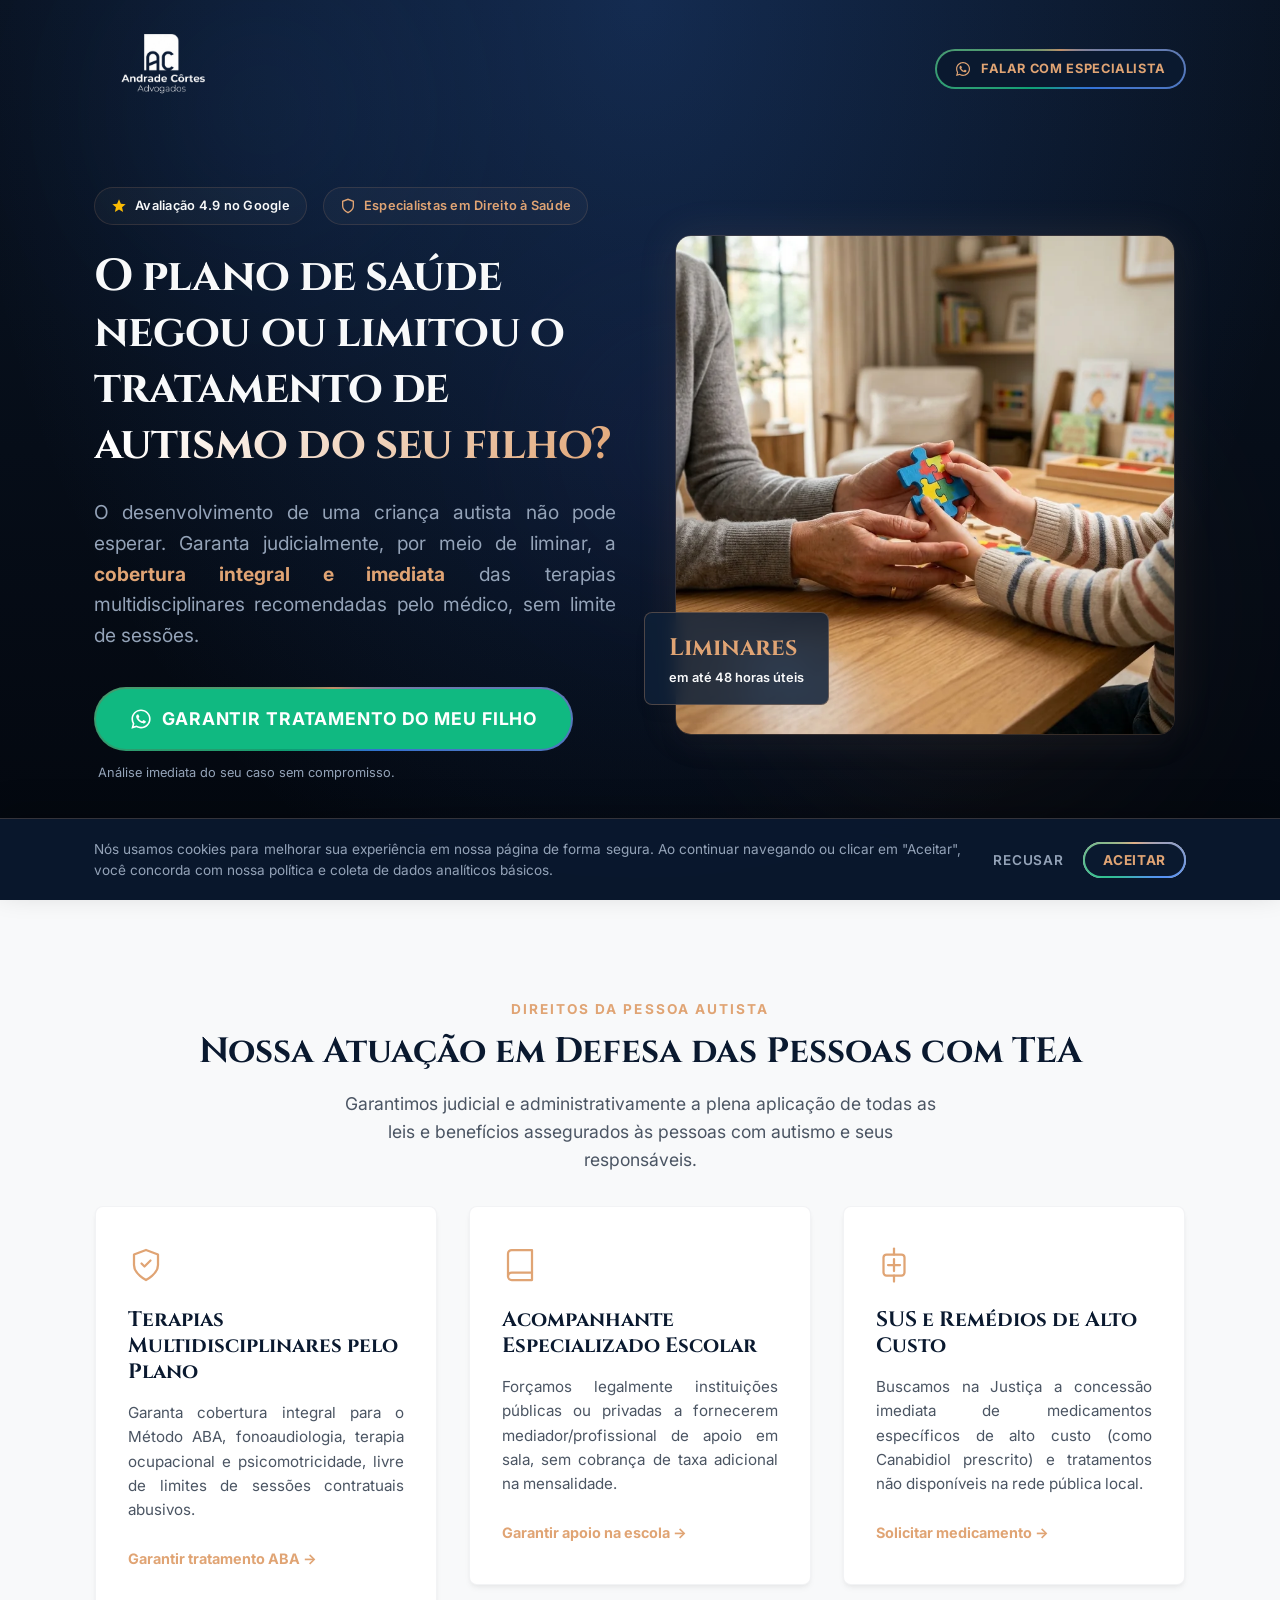
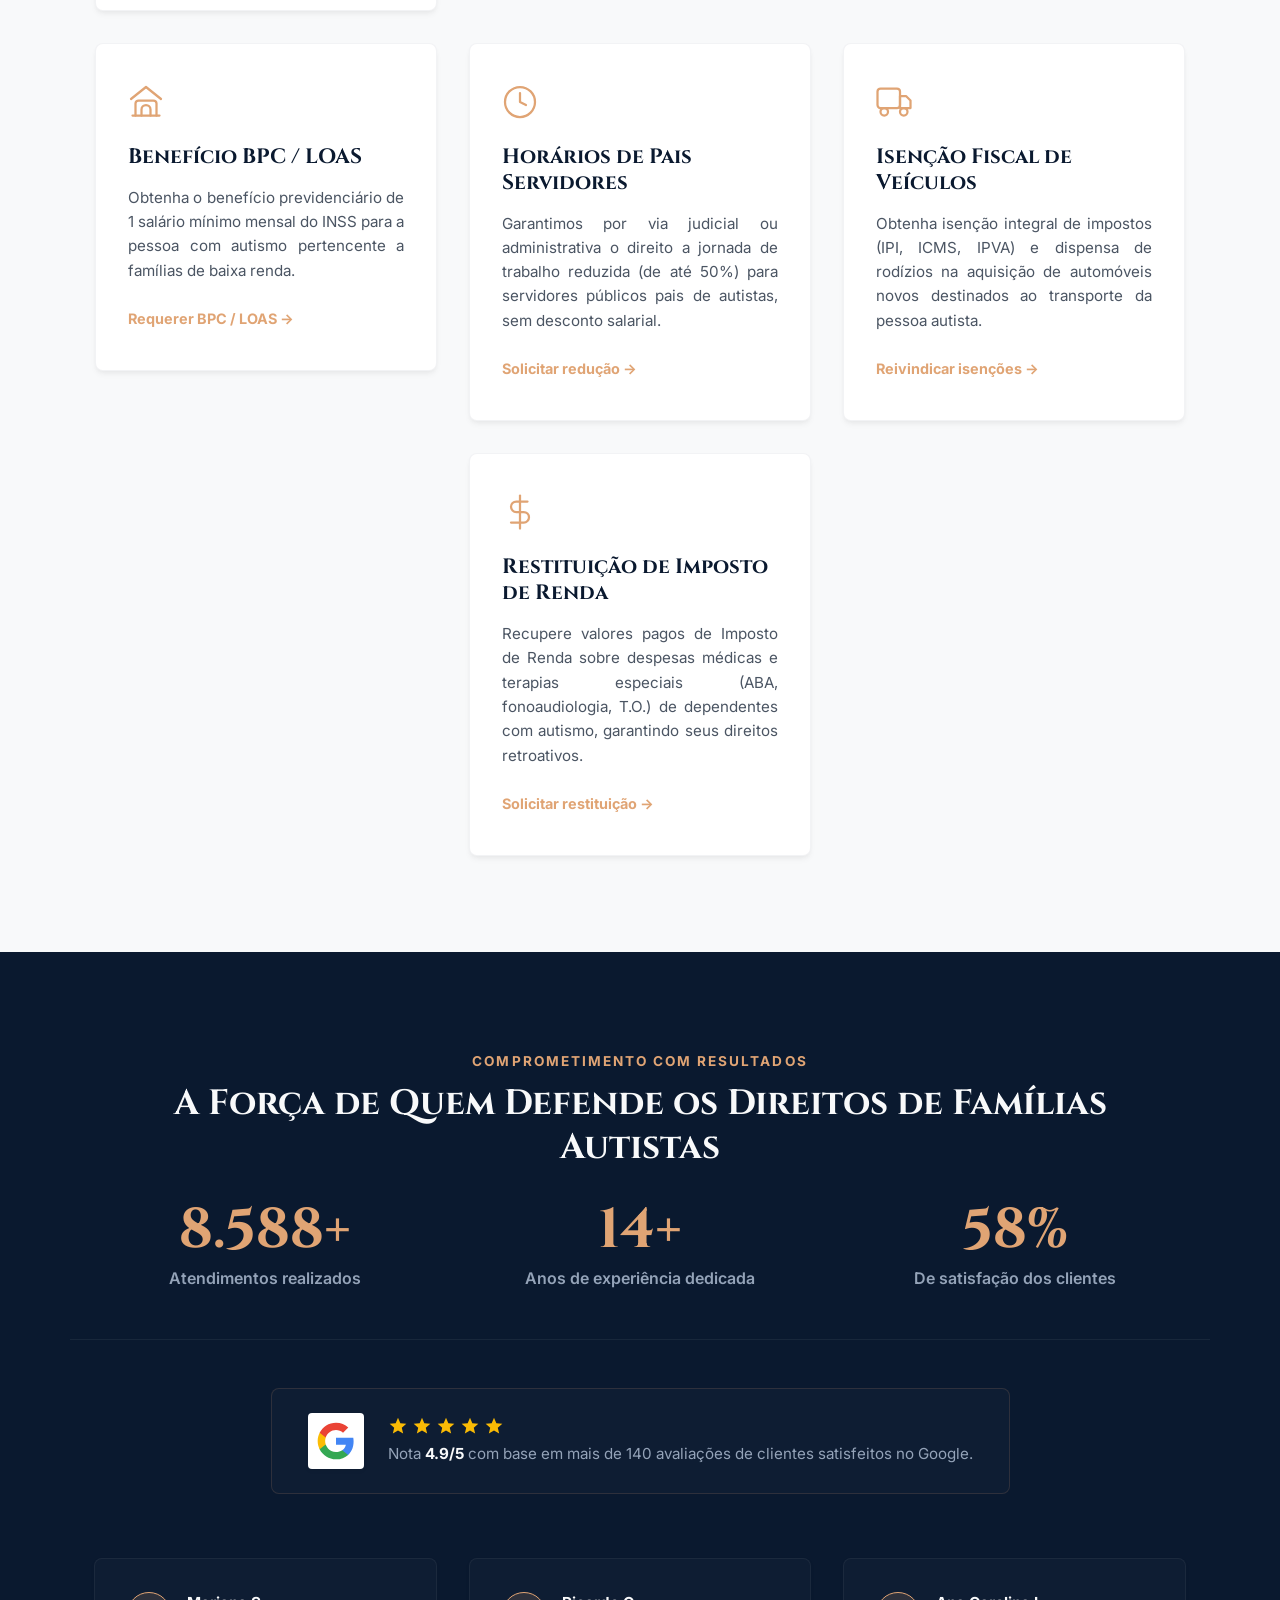
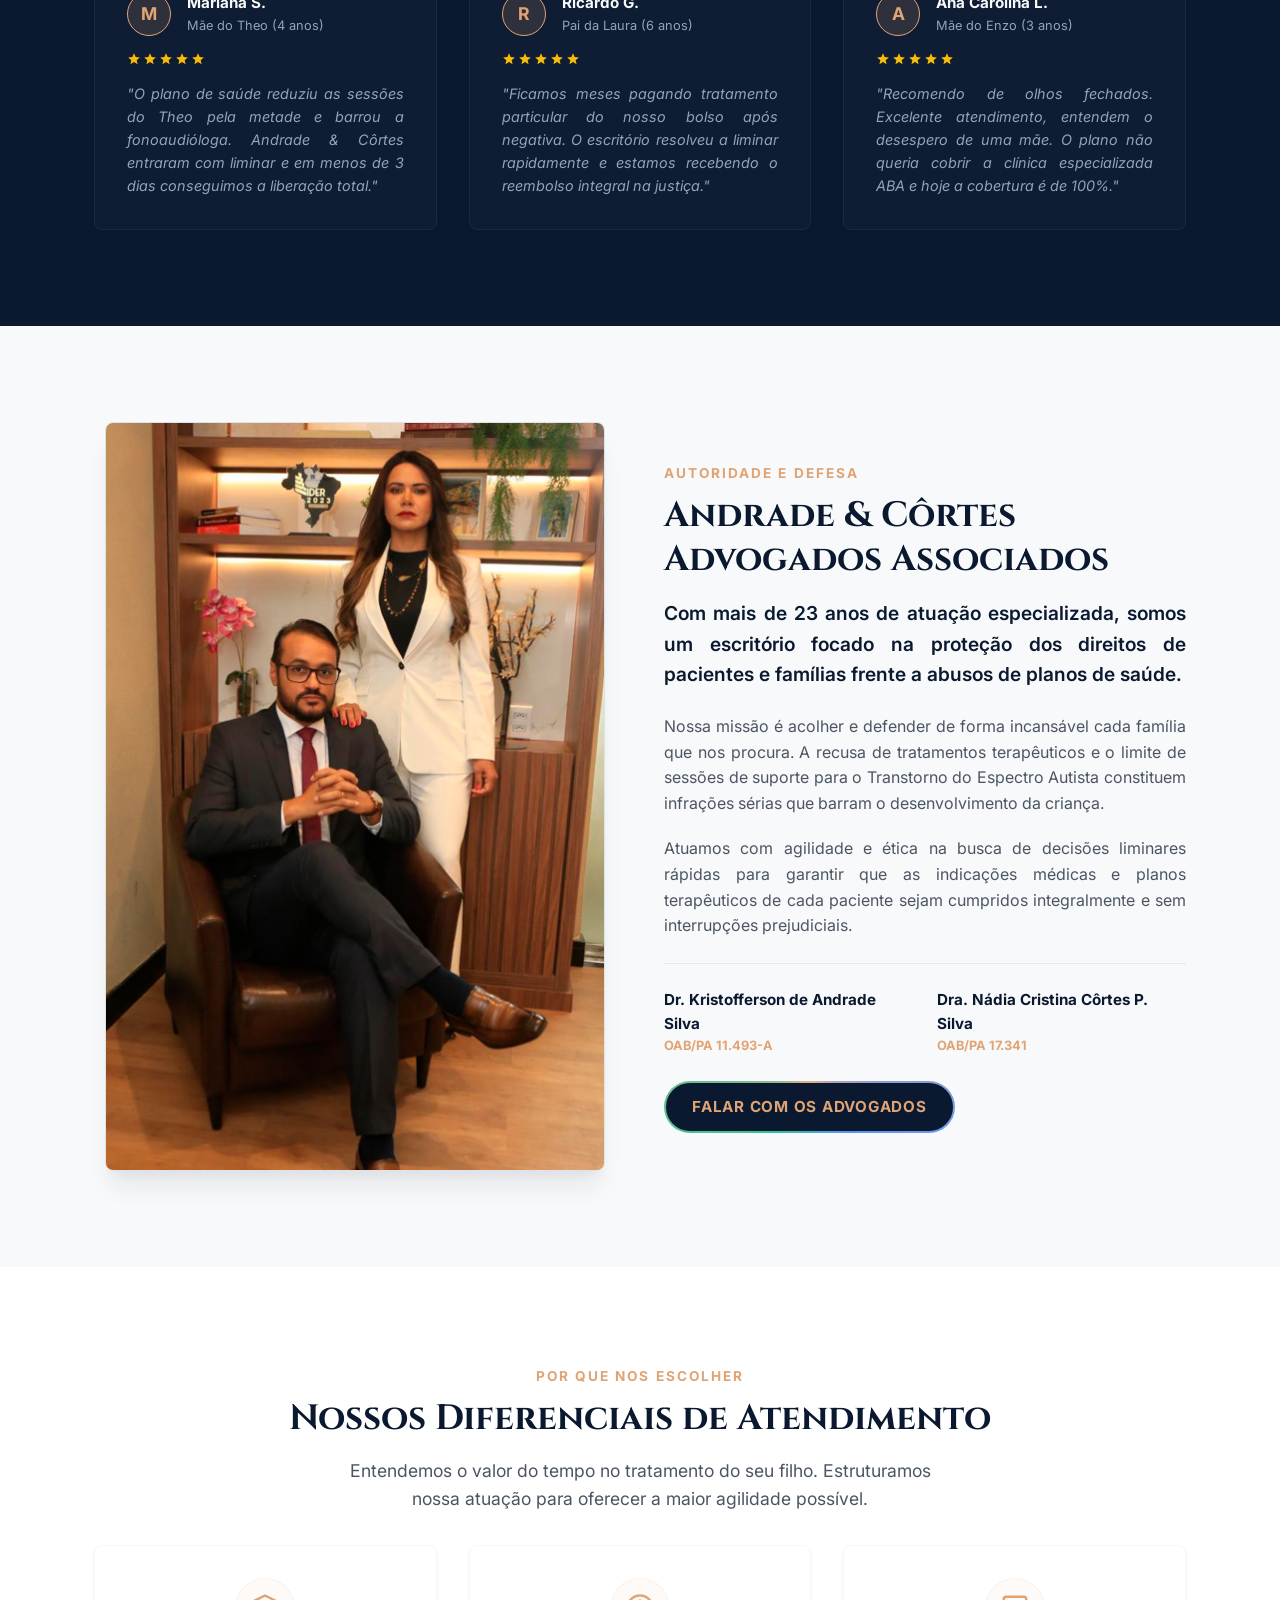
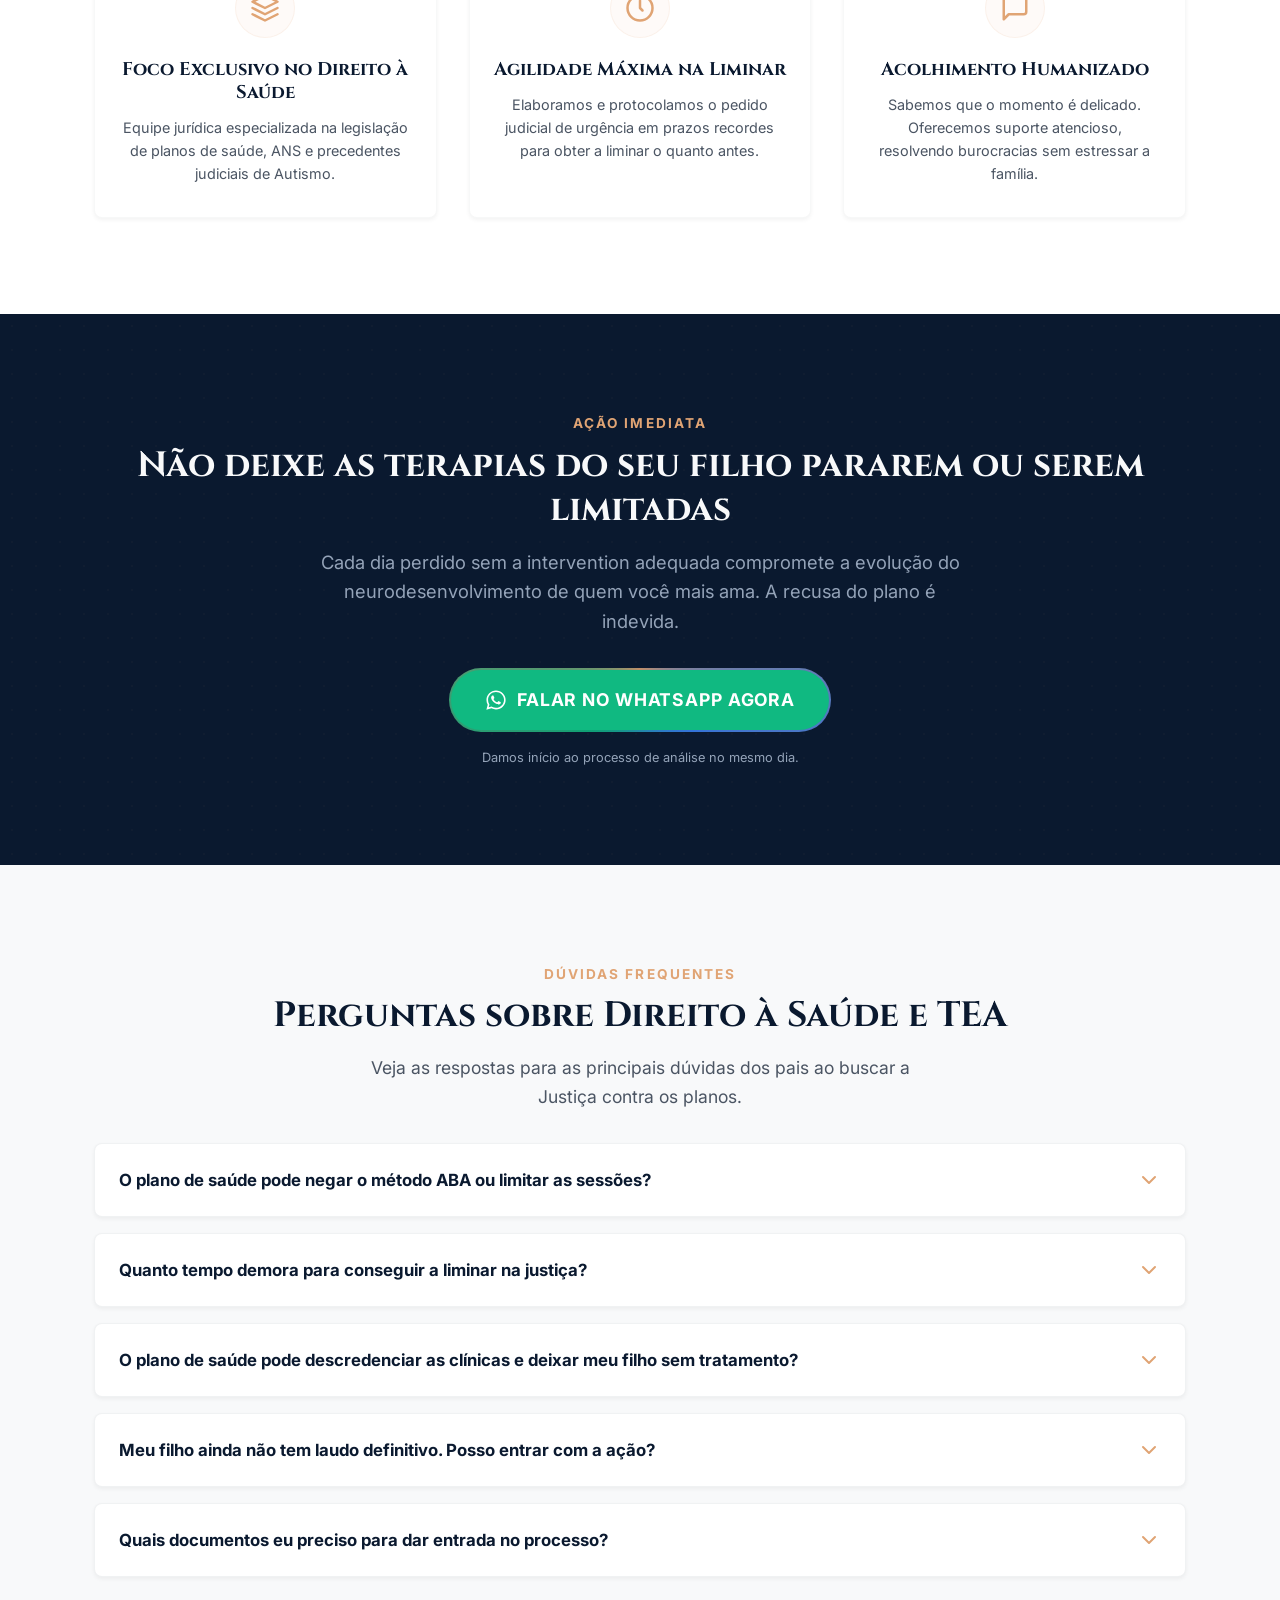
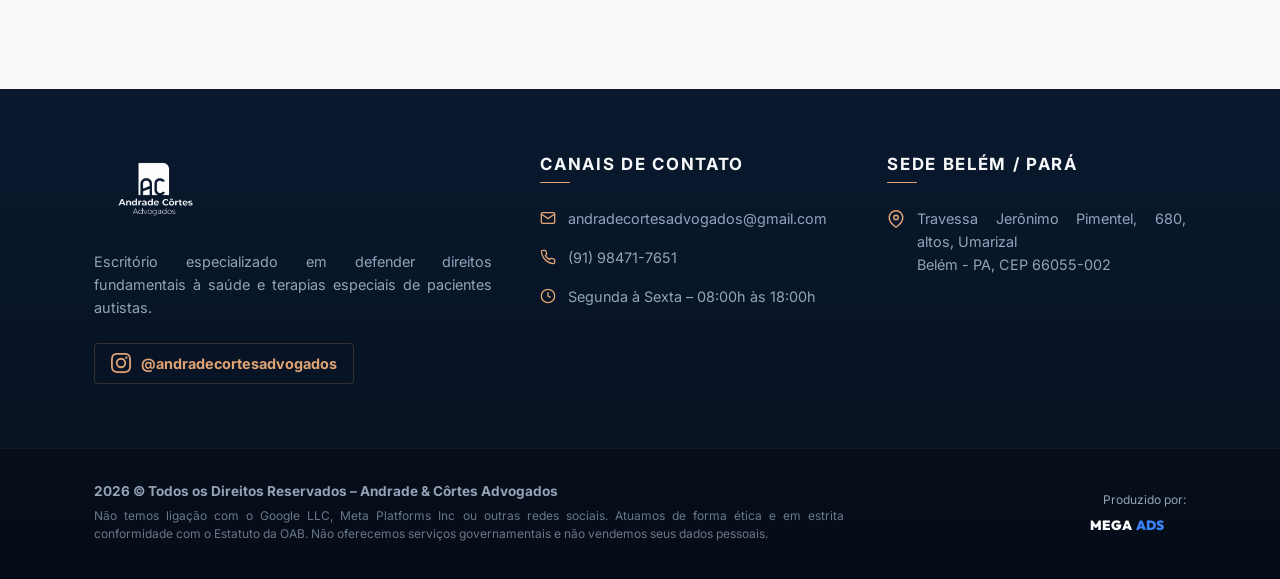
<file: index.html>
<!DOCTYPE html>
<html lang="pt-BR">
<head>
    <meta charset="UTF-8">
    <meta name="viewport" content="width=device-width, initial-scale=1.0, viewport-fit=cover">
    
    <!-- Título Otimizado para Tráfego Pago / SEO -->
    <title>Negativa de Tratamento de Autismo (TEA) pelo Plano | Andrade & Côrtes Advogados</title>
    
    <!-- Meta Descrição Otimizada -->
    <meta name="description" content="O plano de saúde negou ou limitou o tratamento de autismo (método ABA, fonoaudiologia, T.O.) do seu filho? Garanta na justiça o início imediato e cobertura integral.">
    
    <!-- Open Graph (Meta tags para compartilhamento em redes sociais e anúncios) -->
    <meta property="og:title" content="Negativa de Tratamento de Autismo (TEA) pelo Plano? Garanta a Cobertura Integral">
    <meta property="og:description" content="O desenvolvimento do seu filho não pode esperar. Obtenha liminar na justiça para cobertura imediata e sem limites de sessões das terapias indicadas.">
    <meta property="og:image" content="https://andradecortes.adv.br/lp/wp-content/uploads/2024/04/Mono-Vert-2.png">
    <meta property="og:url" content="https://andradecortes.adv.br/lp/saude-autismo/">
    <meta property="og:type" content="website">
    
    <!-- Twitter Card Básico -->
    <meta name="twitter:card" content="summary_large_image">
    <meta name="twitter:title" content="Negativa de Tratamento de Autismo pelo Plano | Andrade & Côrtes">
    <meta name="twitter:description" content="Garanta judicialmente a cobertura integral e sem limites de sessões das terapias prescritas para o autismo do seu filho.">
    <meta name="twitter:image" content="https://andradecortes.adv.br/lp/wp-content/uploads/2024/04/Mono-Vert-2.png">

    <!-- Favicon (Linkando o ícone do cliente em formato PNG) -->
    <link rel="icon" href="https://andradecortes.adv.br/lp/wp-content/uploads/2024/04/cropped-Orig-Vert-1-32x32.png" sizes="32x32">
    <link rel="icon" href="https://andradecortes.adv.br/lp/wp-content/uploads/2024/04/cropped-Orig-Vert-1-192x192.png" sizes="192x192">
    <link rel="apple-touch-icon" href="https://andradecortes.adv.br/lp/wp-content/uploads/2024/04/cropped-Orig-Vert-1-180x180.png">
    
    <!-- Fontes do Google (Cinzel, Inter e Outfit) conforme referência de luxo -->
    <link rel="preconnect" href="https://fonts.googleapis.com">
    <link rel="preconnect" href="https://fonts.gstatic.com" crossorigin>
    <link href="https://fonts.googleapis.com/css2?family=Cinzel:wght@400;500;600;700;800&family=Inter:wght@300;400;500;600;700&family=Outfit:wght@300;400;500;600;700;900&display=swap" rel="stylesheet">
    
    <!-- Link para a Folha de Estilos Externa -->
    <link rel="stylesheet" href="css/style.css">

    <!-- Google Tag Manager - Página Autismo (GTM-TG3XH5KS) -->
    <script>
        // Inicializa a camada de dados (dataLayer) que armazena informações de eventos e variáveis da página para o GTM.
        window.dataLayer = window.dataLayer || [];
        
        // Carrega assincronamente o script do Google Tag Manager usando o ID GTM-TG3XH5KS correspondente à página de Autismo.
        (function(w,d,s,l,i){w[l]=w[l]||[];w[l].push({'gtm.start':
        new Date().getTime(),event:'gtm.js'});var f=d.getElementsByTagName(s)[0],
        j=d.createElement(s),dl=l!='dataLayer'?'&l='+l:'';j.async=true;j.src=
        'https://www.googletagmanager.com/gtm.js?id='+i+dl;f.parentNode.insertBefore(j,f);
        })(window,document,'script','dataLayer','GTM-TG3XH5KS');
    </script>
    <!-- Fim Google Tag Manager -->

    <!-- PLACEHOLDER: Meta Pixel (Facebook Ads) - Pronto para ativar, descomente e preencha com o ID correto -->
    <!--
    <script>
        !function(f,b,e,v,n,t,s)
        {if(f.fbq)return;n=f.fbq=function(){n.callMethod?
        n.callMethod.apply(n,arguments):n.queue.push(arguments)};
        if(!f._fbq)f._fbq=n;n.push=n;n.loaded=!0;n.version='2.0';
        n.queue=[];t=b.createElement(e);t.async=!0;
        t.src=v;s=b.getElementsByTagName(e)[0];
        s.parentNode.insertBefore(t,s)}(window, document,'script',
        'https://connect.facebook.net/en_US/fbevents.js');
        fbq('init', 'SEU_PIXEL_ID');
        fbq('track', 'PageView');
    </script>
    <noscript><img height="1" width="1" style="display:none" src="https://www.facebook.com/tr?id=SEU_PIXEL_ID&ev=PageView&noscript=1" /></noscript>
    -->

    <!-- PLACEHOLDER: Google Ads Conversion Tracking - Pronto para ativar, descomente e preencha -->
    <!--
    <script async src="https://www.googletagmanager.com/gtag/js?id=AW-SEU_CONVERSION_ID"></script>
    <script>
        window.dataLayer = window.dataLayer || [];
        function gtag(){dataLayer.push(arguments);}
        gtag('js', new Date());
        gtag('config', 'AW-SEU_CONVERSION_ID');
    </script>
    -->
</head>
<body>
    <!-- Google Tag Manager (noscript) - Página Autismo (GTM-TG3XH5KS) -->
    <!-- Este bloco noscript serve como fallback caso o JavaScript do navegador esteja desativado, permitindo que o GTM rastreie acessos via iframe. -->
    <noscript>
        <iframe src="https://www.googletagmanager.com/ns.html?id=GTM-TG3XH5KS" height="0" width="0" style="display:none;visibility:hidden"></iframe>
    </noscript>
    <!-- Fim Google Tag Manager (noscript) -->

    <!-- 1. HEADER FIXO -->
    <header id="main-header" class="header-fixed">
        <div class="container header-container">
            <!-- Logo estilizada com SVG para maior leveza e qualidade visual -->
            <a href="#" class="logo-link" aria-label="Ir para o topo da página">
                <div class="logo-wrapper">
                    <!-- Logotipo Andrade & Côrtes Advogados Associados -->
                    <img src="Assets/logo.webp" alt="Andrade & Côrtes Advogados Associados" class="logo-img" width="180" height="50">
                </div>
            </a>
            
            <!-- Botão de Ação Direta no Header -->
            <a href="https://wa.me/559184717651" class="btn btn-primary btn-header btn-whatsapp-track" data-location="header" target="_blank" rel="noopener noreferrer">
                <!-- Ícone WhatsApp SVG -->
                <svg viewBox="0 0 448 512" width="16" height="16" xmlns="http://www.w3.org/2000/svg" fill="currentColor">
                    <path d="M380.9 97.1C339 55.1 283.2 32 223.9 32c-122.4 0-222 99.6-222 222 0 39.1 10.2 77.3 29.6 111L0 480l117.7-30.9c32.4 17.7 68.9 27 106.1 27h.1c122.3 0 224.1-99.6 224.1-222 0-59.3-25.2-115-67.1-157zm-157 341.6c-33.2 0-65.7-8.9-94-25.7l-6.7-4-69.8 18.3L72 359.2l-4.4-7c-18.5-29.4-28.2-63.3-28.2-98.2 0-101.7 82.8-184.5 184.6-184.5 49.3 0 95.6 19.2 130.4 54.1 34.8 34.9 56.2 81.2 56.1 130.5 0 101.8-84.9 184.6-186.6 184.6zm101.2-138.2c-5.5-2.8-32.8-16.2-37.9-18-5.1-1.9-8.8-2.8-12.5 2.8-3.7 5.6-14.3 18-17.6 21.8-3.2 3.7-6.5 4.2-12 1.4-32.6-16.3-54-29.1-75.5-66-5.7-9.8 5.7-9.1 16.3-30.3 1.8-3.7.9-6.9-.5-9.7-1.4-2.8-12.5-30.1-17.1-41.2-4.5-10.8-9.1-9.3-12.5-9.5-3.2-.2-6.9-.2-10.6-.2-3.7 0-9.7 1.4-14.8 6.9-5.1 5.6-19.4 19-19.4 46.3 0 27.3 19.9 53.7 22.6 57.4 2.8 3.7 39.1 59.7 94.8 83.8 35.2 15.2 49 16.5 66.6 13.9 10.7-1.6 32.8-13.4 37.4-26.4 4.6-13 4.6-24.1 3.2-26.4-1.3-2.5-5-3.9-10.5-6.6z"/>
                </svg>
                <span>Falar com Especialista</span>
            </a>
        </div>
    </header>

    <!-- 2. HERO SECTION -->
    <section id="hero" class="hero-section">
        <!-- Elementos de luz difusa e flutuante no background do Hero (Glows Animados) -->
        <div class="hero-glow-1"></div>
        <div class="hero-glow-2"></div>
        <div class="hero-glow-3"></div>
        
        <!-- Overlay decorativo de gradiente de fundo -->
        <div class="hero-bg-overlay"></div>
        
        <div class="container hero-container grid-2">
            <!-- Coluna de Texto do Hero -->
            <div class="hero-content reveal-left">
                <!-- Selos de Autoridade acima da dobra -->
                <div class="hero-badges">
                    <!-- Selo de Avaliação Google -->
                    <div class="badge-google">
                        <svg class="icon-star" viewBox="0 0 24 24" width="16" height="16" fill="#FABB05" xmlns="http://www.w3.org/2000/svg">
                            <path d="M12 17.27L18.18 21l-1.64-7.03L22 9.24l-7.19-.61L12 2 9.19 8.63 2 9.24l5.46 4.73L5.82 21z"/>
                        </svg>
                        <span>Avaliação 4.9 no Google</span>
                    </div>
                    <!-- Selo de Especialidade em Direito à Saúde -->
                    <div class="badge-oab">
                        <svg class="icon-shield" viewBox="0 0 24 24" width="16" height="16" fill="none" stroke="#E0A474" stroke-width="2" xmlns="http://www.w3.org/2000/svg">
                            <path d="M12 22s8-4 8-10V5l-8-3-8 3v7c0 6 8 10 8 10z"/>
                        </svg>
                        <span>Especialistas em Direito à Saúde</span>
                    </div>
                </div>

                <!-- Headline Principal (H1) -->
                <h1>O plano de saúde negou ou limitou o tratamento de <span class="text-gradient-gold">autismo do seu filho?</span></h1>
                
                <!-- Subheadline explicativa -->
                <p class="hero-subtext">
                    O desenvolvimento de uma criança autista não pode esperar. Garanta judicialmente, por meio de liminar, a <strong>cobertura integral e imediata</strong> das terapias multidisciplinares recomendadas pelo médico, sem limite de sessões.
                </p>

                <!-- Botão de Ação Verde Esmeralda -->
                <div class="hero-cta-wrapper">
                    <a href="https://wa.me/559184717651" class="btn btn-lg btn-accent btn-whatsapp-track pulse-effect" data-location="hero" target="_blank" rel="noopener noreferrer">
                        <!-- Ícone do WhatsApp -->
                        <svg viewBox="0 0 448 512" width="22" height="22" fill="currentColor" xmlns="http://www.w3.org/2000/svg">
                            <path d="M380.9 97.1C339 55.1 283.2 32 223.9 32c-122.4 0-222 99.6-222 222 0 39.1 10.2 77.3 29.6 111L0 480l117.7-30.9c32.4 17.7 68.9 27 106.1 27h.1c122.3 0 224.1-99.6 224.1-222 0-59.3-25.2-115-67.1-157zm-157 341.6c-33.2 0-65.7-8.9-94-25.7l-6.7-4-69.8 18.3L72 359.2l-4.4-7c-18.5-29.4-28.2-63.3-28.2-98.2 0-101.7 82.8-184.5 184.6-184.5 49.3 0 95.6 19.2 130.4 54.1 34.8 34.9 56.2 81.2 56.1 130.5 0 101.8-84.9 184.6-186.6 184.6zm101.2-138.2c-5.5-2.8-32.8-16.2-37.9-18-5.1-1.9-8.8-2.8-12.5 2.8-3.7 5.6-14.3 18-17.6 21.8-3.2 3.7-6.5 4.2-12 1.4-32.6-16.3-54-29.1-75.5-66-5.7-9.8 5.7-9.1 16.3-30.3 1.8-3.7.9-6.9-.5-9.7-1.4-2.8-12.5-30.1-17.1-41.2-4.5-10.8-9.1-9.3-12.5-9.5-3.2-.2-6.9-.2-10.6-.2-3.7 0-9.7 1.4-14.8 6.9-5.1 5.6-19.4 19-19.4 46.3 0 27.3 19.9 53.7 22.6 57.4 2.8 3.7 39.1 59.7 94.8 83.8 35.2 15.2 49 16.5 66.6 13.9 10.7-1.6 32.8-13.4 37.4-26.4 4.6-13 4.6-24.1 3.2-26.4-1.3-2.5-5-3.9-10.5-6.6z"/>
                        </svg>
                        <span>Garantir Tratamento do Meu Filho</span>
                    </a>
                    <!-- Texto de Urgência de Apoio (Micro-copy) -->
                    <span class="cta-microcopy">Análise imediata do seu caso sem compromisso.</span>
                </div>
            </div>

            <!-- Coluna de Imagem / Mockup do Hero -->
            <div class="hero-image-wrapper reveal-right">
                <!-- Imagem em WebP de Alta Conversão. Carregamento com fetchpriority alto por estar acima da dobra -->
                <img src="Assets/hero_autism.webp" 
                     alt="Mão acolhedora de profissional segurando a mão de uma criança com peças de quebra-cabeça, simbolizando o autismo e cuidado" 
                     class="hero-main-img" 
                     width="500" 
                     height="600" 
                     fetchpriority="high">
                
                <!-- Card de Suporte Flutuante no Parallax -->
                <div class="floating-info-card">
                    <span class="info-number">Liminares</span>
                    <span class="info-desc">em até 48 horas úteis</span>
                </div>
            </div>
        </div>
    </section>

    <!-- 3. SEÇÃO DE SERVIÇOS / ÁREAS DE ATUAÇÃO -->
    <section id="servicos" class="section-padding bg-light">
        <div class="container text-center">
            <!-- Legenda da Seção em Dourado -->
            <span class="section-subtitle">Direitos da Pessoa Autista</span>
            <!-- Título Principal da Seção (H2) -->
            <h2 class="section-title">Nossa Atuação em Defesa das Pessoas com TEA</h2>
            <p class="section-desc max-width-600">
                Garantimos judicial e administrativamente a plena aplicação de todas as leis e benefícios assegurados às pessoas com autismo e seus responsáveis.
            </p>
        </div>

        <!-- Container de Grid de Serviços atualizado com a classe services-grid para permitir centralização do último item no desktop -->
        <div class="container grid-3 services-grid mt-4">
            <!-- Card 1: Terapias Planos de Saúde -->
            <div class="service-card reveal-up">
                <div class="card-icon">
                    <svg viewBox="0 0 24 24" width="36" height="36" stroke="#E0A474" stroke-width="1.5" fill="none" stroke-linecap="round" stroke-linejoin="round" xmlns="http://www.w3.org/2000/svg">
                        <path d="M12 22s8-4 8-10V5l-8-3-8 3v7c0 6 8 10 8 10z"/>
                        <path d="M9 11l2 2 4-4"/>
                    </svg>
                </div>
                <h3>Terapias Multidisciplinares pelo Plano</h3>
                <p>Garanta cobertura integral para o Método ABA, fonoaudiologia, terapia ocupacional e psicomotricidade, livre de limites de sessões contratuais abusivos.</p>
                <a href="https://wa.me/559184717651" class="card-link btn-whatsapp-track" data-location="service_card" target="_blank" rel="noopener noreferrer">Garantir tratamento ABA &rarr;</a>
            </div>

            <!-- Card 2: Direito Educacional / Mediador -->
            <div class="service-card reveal-up" style="animation-delay: 50ms;">
                <div class="card-icon">
                    <svg viewBox="0 0 24 24" width="36" height="36" stroke="#E0A474" stroke-width="1.5" fill="none" stroke-linecap="round" stroke-linejoin="round" xmlns="http://www.w3.org/2000/svg">
                        <path d="M4 19.5A2.5 2.5 0 0 1 6.5 17H20"/>
                        <path d="M6.5 2H20v20H6.5A2.5 2.5 0 0 1 4 19.5v-15A2.5 2.5 0 0 1 6.5 2z"/>
                    </svg>
                </div>
                <h3>Acompanhante Especializado Escolar</h3>
                <p>Forçamos legalmente instituições públicas ou privadas a fornecerem mediador/profissional de apoio em sala, sem cobrança de taxa adicional na mensalidade.</p>
                <a href="https://wa.me/559184717651" class="card-link btn-whatsapp-track" data-location="service_card" target="_blank" rel="noopener noreferrer">Garantir apoio na escola &rarr;</a>
            </div>

            <!-- Card 3: SUS e Medicamentos de Alto Custo -->
            <div class="service-card reveal-up" style="animation-delay: 100ms;">
                <div class="card-icon">
                    <svg viewBox="0 0 24 24" width="36" height="36" stroke="#E0A474" stroke-width="1.5" fill="none" stroke-linecap="round" stroke-linejoin="round" xmlns="http://www.w3.org/2000/svg">
                        <rect x="5" y="5" width="14" height="14" rx="2" ry="2"/>
                        <line x1="12" y1="1" x2="12" y2="5"/>
                        <line x1="12" y1="19" x2="12" y2="23"/>
                        <line x1="8" y1="12" x2="16" y2="12"/>
                        <line x1="12" y1="8" x2="12" y2="16"/>
                    </svg>
                </div>
                <h3>SUS e Remédios de Alto Custo</h3>
                <p>Buscamos na Justiça a concessão imediata de medicamentos específicos de alto custo (como Canabidiol prescrito) e tratamentos não disponíveis na rede pública local.</p>
                <a href="https://wa.me/559184717651" class="card-link btn-whatsapp-track" data-location="service_card" target="_blank" rel="noopener noreferrer">Solicitar medicamento &rarr;</a>
            </div>

            <!-- Card 4: Benefício Previdenciário (BPC/LOAS) -->
            <div class="service-card reveal-up" style="animation-delay: 150ms;">
                <div class="card-icon">
                    <svg viewBox="0 0 24 24" width="36" height="36" stroke="#E0A474" stroke-width="1.5" fill="none" stroke-linecap="round" stroke-linejoin="round" xmlns="http://www.w3.org/2000/svg">
                        <path d="M3 21h18"/>
                        <path d="M19 21v-8a2 2 0 0 0-2-2H7a2 2 0 0 0-2 2v8"/>
                        <path d="M9 21v-4a3 3 0 0 1 6 0v4"/>
                        <path d="M2 10l10-8 10 8"/>
                    </svg>
                </div>
                <h3>Benefício BPC / LOAS</h3>
                <p>Obtenha o benefício previdenciário de 1 salário mínimo mensal do INSS para a pessoa com autismo pertencente a famílias de baixa renda.</p>
                <a href="https://wa.me/559184717651" class="card-link btn-whatsapp-track" data-location="service_card" target="_blank" rel="noopener noreferrer">Requerer BPC / LOAS &rarr;</a>
            </div>

            <!-- Card 5: Redução de Jornada para Servidores -->
            <div class="service-card reveal-up" style="animation-delay: 200ms;">
                <div class="card-icon">
                    <svg viewBox="0 0 24 24" width="36" height="36" stroke="#E0A474" stroke-width="1.5" fill="none" stroke-linecap="round" stroke-linejoin="round" xmlns="http://www.w3.org/2000/svg">
                        <circle cx="12" cy="12" r="10"/>
                        <polyline points="12 6 12 12 16 14"/>
                    </svg>
                </div>
                <h3>Horários de Pais Servidores</h3>
                <p>Garantimos por via judicial ou administrativa o direito a jornada de trabalho reduzida (de até 50%) para servidores públicos pais de autistas, sem desconto salarial.</p>
                <a href="https://wa.me/559184717651" class="card-link btn-whatsapp-track" data-location="service_card" target="_blank" rel="noopener noreferrer">Solicitar redução &rarr;</a>
            </div>

            <!-- Card 6: Direito Tributário / Isenções -->
            <div class="service-card reveal-up" style="animation-delay: 250ms;">
                <div class="card-icon">
                    <svg viewBox="0 0 24 24" width="36" height="36" stroke="#E0A474" stroke-width="1.5" fill="none" stroke-linecap="round" stroke-linejoin="round" xmlns="http://www.w3.org/2000/svg">
                        <rect x="1" y="3" width="15" height="13" rx="2" ry="2"/>
                        <polygon points="16 8 20 8 23 11 23 16 16 16 16 8"/>
                        <circle cx="5.5" cy="18.5" r="2.5"/>
                        <circle cx="18.5" cy="18.5" r="2.5"/>
                    </svg>
                </div>
                <h3>Isenção Fiscal de Veículos</h3>
                <p>Obtenha isenção integral de impostos (IPI, ICMS, IPVA) e dispensa de rodízios na aquisição de automóveis novos destinados ao transporte da pessoa autista.</p>
                <a href="https://wa.me/559184717651" class="card-link btn-whatsapp-track" data-location="service_card" target="_blank" rel="noopener noreferrer">Reivindicar isenções &rarr;</a>
            </div>

            <!-- Card 7: Restituição de Imposto de Renda sobre Despesas Médicas (Adicionado para atender à solicitação do cliente) -->
            <div class="service-card reveal-up" style="animation-delay: 300ms;">
                <div class="card-icon">
                    <!-- Ícone de Cifrão / Moeda para representar restituição e finanças -->
                    <svg viewBox="0 0 24 24" width="36" height="36" stroke="#E0A474" stroke-width="1.5" fill="none" stroke-linecap="round" stroke-linejoin="round" xmlns="http://www.w3.org/2000/svg">
                        <line x1="12" y1="1" x2="12" y2="23"/>
                        <path d="M17 5H9.5a3.5 3.5 0 0 0 0 7h5a3.5 3.5 0 0 1 0 7H6"/>
                    </svg>
                </div>
                <h3>Restituição de Imposto de Renda</h3>
                <p>Recupere valores pagos de Imposto de Renda sobre despesas médicas e terapias especiais (ABA, fonoaudiologia, T.O.) de dependentes com autismo, garantindo seus direitos retroativos.</p>
                <a href="https://wa.me/559184717651" class="card-link btn-whatsapp-track" data-location="service_card" target="_blank" rel="noopener noreferrer">Solicitar restituição &rarr;</a>
            </div>
        </div>
    </section>

    <!-- 4. PROVA SOCIAL & NÚMEROS DE AUTORIDADE -->
    <section id="prova-social" class="section-padding bg-dark text-white">
        <div class="container text-center">
            <span class="section-subtitle">Comprometimento com Resultados</span>
            <h2 class="section-title text-white">A Força de Quem Defende os Direitos de Famílias Autistas</h2>
        </div>

        <!-- Contadores Animados -->
        <div class="container grid-3 stats-container mt-4 text-center">
            <!-- Estatísticas atualizadas: 15.000+ atendimentos realizados e 23+ anos de atuação dedicada -->
            <div class="stat-item reveal-up">
                <span class="stat-number" data-target="15000">+0</span>
                <span class="stat-label">Atendimentos realizados</span>
            </div>
            <div class="stat-item reveal-up" style="animation-delay: 100ms;">
                <span class="stat-number" data-target="23">+0</span>
                <span class="stat-label">Anos de experiência dedicada</span>
            </div>
            <div class="stat-item reveal-up" style="animation-delay: 200ms;">
                <span class="stat-number" data-target="98">%0</span>
                <span class="stat-label">De satisfação dos clientes</span>
            </div>
        </div>

        <!-- Bloco do Google Reviews Consolidador -->
        <div class="container mt-5 text-center">
            <div class="google-consolidated-box reveal-up">
                <div class="google-logo-wrapper">
                    <!-- SVG Logo Google -->
                    <svg viewBox="0 0 24 24" width="40" height="40" xmlns="http://www.w3.org/2000/svg">
                        <path d="M22.56 12.25c0-.78-.07-1.53-.2-2.25H12v4.26h5.92c-.26 1.37-1.04 2.53-2.21 3.31v2.77h3.57c2.08-1.92 3.28-4.74 3.28-8.09z" fill="#4285F4"/>
                        <path d="M12 23c2.97 0 5.46-.98 7.28-2.66l-3.57-2.77c-.98.66-2.23 1.06-3.71 1.06-2.86 0-5.29-1.93-6.16-4.53H2.18v2.84C3.99 20.53 7.7 23 12 23z" fill="#34A853"/>
                        <path d="M5.84 14.09c-.22-.66-.35-1.36-.35-2.09s.13-1.43.35-2.09V7.06H2.18C1.43 8.55 1 10.22 1 12s.43 3.45 1.18 4.94l2.85-2.22.81-.63z" fill="#FBBC05"/>
                        <path d="M12 5.38c1.62 0 3.06.56 4.21 1.64l3.15-3.15C17.45 2.09 14.97 1 12 1 7.7 1 3.99 3.47 2.18 7.06l3.66 2.84c.87-2.6 3.3-4.52 6.16-4.52z" fill="#EA4335"/>
                    </svg>
                </div>
                <div class="google-stars-wrapper">
                    <div class="stars">
                        <!-- 5 Estrelas SVG -->
                        <svg viewBox="0 0 24 24" width="20" height="20" fill="#FABB05" xmlns="http://www.w3.org/2000/svg"><path d="M12 17.27L18.18 21l-1.64-7.03L22 9.24l-7.19-.61L12 2 9.19 8.63 2 9.24l5.46 4.73L5.82 21z"/></svg>
                        <svg viewBox="0 0 24 24" width="20" height="20" fill="#FABB05" xmlns="http://www.w3.org/2000/svg"><path d="M12 17.27L18.18 21l-1.64-7.03L22 9.24l-7.19-.61L12 2 9.19 8.63 2 9.24l5.46 4.73L5.82 21z"/></svg>
                        <svg viewBox="0 0 24 24" width="20" height="20" fill="#FABB05" xmlns="http://www.w3.org/2000/svg"><path d="M12 17.27L18.18 21l-1.64-7.03L22 9.24l-7.19-.61L12 2 9.19 8.63 2 9.24l5.46 4.73L5.82 21z"/></svg>
                        <svg viewBox="0 0 24 24" width="20" height="20" fill="#FABB05" xmlns="http://www.w3.org/2000/svg"><path d="M12 17.27L18.18 21l-1.64-7.03L22 9.24l-7.19-.61L12 2 9.19 8.63 2 9.24l5.46 4.73L5.82 21z"/></svg>
                        <svg viewBox="0 0 24 24" width="20" height="20" fill="#FABB05" xmlns="http://www.w3.org/2000/svg"><path d="M12 17.27L18.18 21l-1.64-7.03L22 9.24l-7.19-.61L12 2 9.19 8.63 2 9.24l5.46 4.73L5.82 21z"/></svg>
                    </div>
                    <p class="google-rating-text">Nota <strong>4.9/5</strong> com base em mais de 140 avaliações de clientes satisfeitos no Google.</p>
                </div>
            </div>
        </div>

        <!-- 3 Depoimentos Reais / Adaptados -->
        <div class="container grid-3 reviews-grid mt-4">
            <!-- Depoimento 1 -->
            <div class="review-card reveal-up">
                <div class="review-header">
                    <div class="avatar-circle">M</div>
                    <div class="review-author">
                        <span class="author-name">Mariana S.</span>
                        <span class="author-subtitle">Mãe do Theo (4 anos)</span>
                    </div>
                </div>
                <div class="stars-review">
                    <svg viewBox="0 0 24 24" width="14" height="14" fill="#FABB05" xmlns="http://www.w3.org/2000/svg"><path d="M12 17.27L18.18 21l-1.64-7.03L22 9.24l-7.19-.61L12 2 9.19 8.63 2 9.24l5.46 4.73L5.82 21z"/></svg>
                    <svg viewBox="0 0 24 24" width="14" height="14" fill="#FABB05" xmlns="http://www.w3.org/2000/svg"><path d="M12 17.27L18.18 21l-1.64-7.03L22 9.24l-7.19-.61L12 2 9.19 8.63 2 9.24l5.46 4.73L5.82 21z"/></svg>
                    <svg viewBox="0 0 24 24" width="14" height="14" fill="#FABB05" xmlns="http://www.w3.org/2000/svg"><path d="M12 17.27L18.18 21l-1.64-7.03L22 9.24l-7.19-.61L12 2 9.19 8.63 2 9.24l5.46 4.73L5.82 21z"/></svg>
                    <svg viewBox="0 0 24 24" width="14" height="14" fill="#FABB05" xmlns="http://www.w3.org/2000/svg"><path d="M12 17.27L18.18 21l-1.64-7.03L22 9.24l-7.19-.61L12 2 9.19 8.63 2 9.24l5.46 4.73L5.82 21z"/></svg>
                    <svg viewBox="0 0 24 24" width="14" height="14" fill="#FABB05" xmlns="http://www.w3.org/2000/svg"><path d="M12 17.27L18.18 21l-1.64-7.03L22 9.24l-7.19-.61L12 2 9.19 8.63 2 9.24l5.46 4.73L5.82 21z"/></svg>
                </div>
                <p>"O plano de saúde reduziu as sessões do Theo pela metade e barrou a fonoaudióloga. Andrade & Côrtes entraram com liminar e em menos de 3 dias conseguimos a liberação total."</p>
            </div>

            <!-- Depoimento 2 -->
            <div class="review-card reveal-up" style="animation-delay: 100ms;">
                <div class="review-header">
                    <div class="avatar-circle">R</div>
                    <div class="review-author">
                        <span class="author-name">Ricardo G.</span>
                        <span class="author-subtitle">Pai da Laura (6 anos)</span>
                    </div>
                </div>
                <div class="stars-review">
                    <svg viewBox="0 0 24 24" width="14" height="14" fill="#FABB05" xmlns="http://www.w3.org/2000/svg"><path d="M12 17.27L18.18 21l-1.64-7.03L22 9.24l-7.19-.61L12 2 9.19 8.63 2 9.24l5.46 4.73L5.82 21z"/></svg>
                    <svg viewBox="0 0 24 24" width="14" height="14" fill="#FABB05" xmlns="http://www.w3.org/2000/svg"><path d="M12 17.27L18.18 21l-1.64-7.03L22 9.24l-7.19-.61L12 2 9.19 8.63 2 9.24l5.46 4.73L5.82 21z"/></svg>
                    <svg viewBox="0 0 24 24" width="14" height="14" fill="#FABB05" xmlns="http://www.w3.org/2000/svg"><path d="M12 17.27L18.18 21l-1.64-7.03L22 9.24l-7.19-.61L12 2 9.19 8.63 2 9.24l5.46 4.73L5.82 21z"/></svg>
                    <svg viewBox="0 0 24 24" width="14" height="14" fill="#FABB05" xmlns="http://www.w3.org/2000/svg"><path d="M12 17.27L18.18 21l-1.64-7.03L22 9.24l-7.19-.61L12 2 9.19 8.63 2 9.24l5.46 4.73L5.82 21z"/></svg>
                    <svg viewBox="0 0 24 24" width="14" height="14" fill="#FABB05" xmlns="http://www.w3.org/2000/svg"><path d="M12 17.27L18.18 21l-1.64-7.03L22 9.24l-7.19-.61L12 2 9.19 8.63 2 9.24l5.46 4.73L5.82 21z"/></svg>
                </div>
                <p>"Ficamos meses pagando tratamento particular do nosso bolso após negativa. O escritório resolveu a liminar rapidamente e estamos recebendo o reembolso integral na justiça."</p>
            </div>

            <!-- Depoimento 3 -->
            <div class="review-card reveal-up" style="animation-delay: 200ms;">
                <div class="review-header">
                    <div class="avatar-circle">A</div>
                    <div class="review-author">
                        <span class="author-name">Ana Carolina L.</span>
                        <span class="author-subtitle">Mãe do Enzo (3 anos)</span>
                    </div>
                </div>
                <div class="stars-review">
                    <svg viewBox="0 0 24 24" width="14" height="14" fill="#FABB05" xmlns="http://www.w3.org/2000/svg"><path d="M12 17.27L18.18 21l-1.64-7.03L22 9.24l-7.19-.61L12 2 9.19 8.63 2 9.24l5.46 4.73L5.82 21z"/></svg>
                    <svg viewBox="0 0 24 24" width="14" height="14" fill="#FABB05" xmlns="http://www.w3.org/2000/svg"><path d="M12 17.27L18.18 21l-1.64-7.03L22 9.24l-7.19-.61L12 2 9.19 8.63 2 9.24l5.46 4.73L5.82 21z"/></svg>
                    <svg viewBox="0 0 24 24" width="14" height="14" fill="#FABB05" xmlns="http://www.w3.org/2000/svg"><path d="M12 17.27L18.18 21l-1.64-7.03L22 9.24l-7.19-.61L12 2 9.19 8.63 2 9.24l5.46 4.73L5.82 21z"/></svg>
                    <svg viewBox="0 0 24 24" width="14" height="14" fill="#FABB05" xmlns="http://www.w3.org/2000/svg"><path d="M12 17.27L18.18 21l-1.64-7.03L22 9.24l-7.19-.61L12 2 9.19 8.63 2 9.24l5.46 4.73L5.82 21z"/></svg>
                    <svg viewBox="0 0 24 24" width="14" height="14" fill="#FABB05" xmlns="http://www.w3.org/2000/svg"><path d="M12 17.27L18.18 21l-1.64-7.03L22 9.24l-7.19-.61L12 2 9.19 8.63 2 9.24l5.46 4.73L5.82 21z"/></svg>
                </div>
                <p>"Recomendo de olhos fechados. Excelente atendimento, entendem o desespero de uma mãe. O plano não queria cobrir a clínica especializada ABA e hoje a cobertura é de 100%."</p>
            </div>
        </div>
    </section>

    <!-- 5. SOBRE O ESCRITÓRIO -->
    <section id="sobre" class="section-padding bg-light">
        <div class="container grid-2">
            <!-- Imagem dos Sócios / Equipe -->
            <div class="sobre-image-wrapper reveal-left">
                <!-- Imagem em WebP. Com lazy-loading por estar no meio da página -->
                <img src="Assets/Andrade e cortes.png" 
                     alt="Advogados Kristofferson de Andrade Silva e Nádia Cristina Côrtes, sócios fundadores do escritório Andrade & Côrtes" 
                     class="sobre-img" 
                     width="500" 
                     height="650" 
                     loading="lazy">
            </div>

            <!-- Texto de Autoridade do Sobre -->
            <div class="sobre-content reveal-right">
                <span class="section-subtitle">Autoridade e Defesa</span>
                <h2 class="section-title">Andrade & Côrtes Advogados Associados</h2>
                
                <!-- Texto atualizado de 10 para 23 anos de atuação especializada -->
                <p class="sobre-lead">
                    Com mais de 23 anos de atuação especializada, somos um escritório focado na proteção dos direitos de pacientes e famílias frente a abusos de planos de saúde.
                </p>
                <p class="sobre-text">
                    Nossa missão é acolher e defender de forma incansável cada família que nos procura. A recusa de tratamentos terapêuticos e o limite de sessões de suporte para o Transtorno do Espectro Autista constituem infrações sérias que barram o desenvolvimento da criança. 
                </p>
                <p class="sobre-text">
                    Atuamos com agilidade e ética na busca de decisões liminares rápidas para garantir que as indicações médicas e planos terapêuticos de cada paciente sejam cumpridos integralmente e sem interrupções prejudiciais.
                </p>

                <!-- Informações dos Sócios Regulamentadas -->
                <div class="partners-registry-grid">
                    <div class="partner-info">
                        <strong>Dr. Kristofferson de Andrade Silva</strong>
                        <span>OAB/PA 11.493-A</span>
                    </div>
                    <div class="partner-info">
                        <strong>Dra. Nádia Cristina Côrtes P. Silva</strong>
                        <span>OAB/PA 17.341</span>
                    </div>
                </div>

                <a href="https://wa.me/559184717651" class="btn btn-primary mt-3 btn-whatsapp-track" data-location="sobre" target="_blank" rel="noopener noreferrer">Falar com os Advogados</a>
            </div>
        </div>
    </section>

    <!-- 6. DIFERENCIAIS -->
    <section id="diferenciais" class="section-padding bg-white">
        <div class="container text-center">
            <span class="section-subtitle">Por que nos escolher</span>
            <h2 class="section-title">Nossos Diferenciais de Atendimento</h2>
            <p class="section-desc max-width-600">Entendemos o valor do tempo no tratamento do seu filho. Estruturamos nossa atuação para oferecer a maior agilidade possível.</p>
        </div>

        <div class="container grid-3 mt-4 text-center">
            <!-- Diferencial 1 -->
            <div class="diferencial-card reveal-up">
                <div class="diferencial-icon">
                    <svg viewBox="0 0 24 24" width="30" height="30" stroke="#E0A474" stroke-width="2" fill="none" stroke-linecap="round" stroke-linejoin="round" xmlns="http://www.w3.org/2000/svg">
                        <polygon points="12 2 2 7 12 12 22 7 12 2"/>
                        <polyline points="2 17 12 22 22 17"/>
                        <polyline points="2 12 12 17 22 12"/>
                    </svg>
                </div>
                <h3>Foco Exclusivo no Direito à Saúde</h3>
                <p>Equipe jurídica especializada na legislação de planos de saúde, ANS e precedentes judiciais de Autismo.</p>
            </div>

            <!-- Diferencial 2 -->
            <div class="diferencial-card reveal-up" style="animation-delay: 100ms;">
                <div class="diferencial-icon">
                    <svg viewBox="0 0 24 24" width="30" height="30" stroke="#E0A474" stroke-width="2" fill="none" stroke-linecap="round" stroke-linejoin="round" xmlns="http://www.w3.org/2000/svg">
                        <circle cx="12" cy="12" r="10"/>
                        <polyline points="12 6 12 12 14 14"/>
                    </svg>
                </div>
                <h3>Agilidade Máxima na Liminar</h3>
                <p>Elaboramos e protocolamos o pedido judicial de urgência em prazos recordes para obter a liminar o quanto antes.</p>
            </div>

            <!-- Diferencial 3 -->
            <div class="diferencial-card reveal-up" style="animation-delay: 200ms;">
                <div class="diferencial-icon">
                    <svg viewBox="0 0 24 24" width="30" height="30" stroke="#E0A474" stroke-width="2" fill="none" stroke-linecap="round" stroke-linejoin="round" xmlns="http://www.w3.org/2000/svg">
                        <path d="M21 15a2 2 0 0 1-2 2H7l-4 4V5a2 2 0 0 1 2-2h14a2 2 0 0 1 2 2z"/>
                    </svg>
                </div>
                <h3>Acolhimento Humanizado</h3>
                <p>Sabemos que o momento é delicado. Oferecemos suporte atencioso, resolvendo burocracias sem estressar a família.</p>
            </div>
        </div>
    </section>

    <!-- 7. SEÇÃO DE CTA DEDICADA -->
    <section id="cta-dedicada" class="section-padding bg-dark text-white text-center relation-section">
        <div class="cta-overlay-pattern"></div>
        <div class="container max-width-800 reveal-up">
            <span class="section-subtitle text-secondary">Ação Imediata</span>
            <h2 class="section-title text-white">Não deixe as terapias do seu filho pararem ou serem limitadas</h2>
            <p class="cta-desc text-light">
                Cada dia perdido sem a intervention adequada compromete a evolução do neurodesenvolvimento de quem você mais ama. A recusa do plano é indevida.
            </p>
            <div class="cta-button-container mt-3">
                <a href="https://wa.me/559184717651" class="btn btn-lg btn-accent btn-whatsapp-track pulse-effect" data-location="cta_section" target="_blank" rel="noopener noreferrer">
                    <svg viewBox="0 0 448 512" width="22" height="22" fill="currentColor" xmlns="http://www.w3.org/2000/svg">
                        <path d="M380.9 97.1C339 55.1 283.2 32 223.9 32c-122.4 0-222 99.6-222 222 0 39.1 10.2 77.3 29.6 111L0 480l117.7-30.9c32.4 17.7 68.9 27 106.1 27h.1c122.3 0 224.1-99.6 224.1-222 0-59.3-25.2-115-67.1-157zm-157 341.6c-33.2 0-65.7-8.9-94-25.7l-6.7-4-69.8 18.3L72 359.2l-4.4-7c-18.5-29.4-28.2-63.3-28.2-98.2 0-101.7 82.8-184.5 184.6-184.5 49.3 0 95.6 19.2 130.4 54.1 34.8 34.9 56.2 81.2 56.1 130.5 0 101.8-84.9 184.6-186.6 184.6zm101.2-138.2c-5.5-2.8-32.8-16.2-37.9-18-5.1-1.9-8.8-2.8-12.5 2.8-3.7 5.6-14.3 18-17.6 21.8-3.2 3.7-6.5 4.2-12 1.4-32.6-16.3-54-29.1-75.5-66-5.7-9.8 5.7-9.1 16.3-30.3 1.8-3.7.9-6.9-.5-9.7-1.4-2.8-12.5-30.1-17.1-41.2-4.5-10.8-9.1-9.3-12.5-9.5-3.2-.2-6.9-.2-10.6-.2-3.7 0-9.7 1.4-14.8 6.9-5.1 5.6-19.4 19-19.4 46.3 0 27.3 19.9 53.7 22.6 57.4 2.8 3.7 39.1 59.7 94.8 83.8 35.2 15.2 49 16.5 66.6 13.9 10.7-1.6 32.8-13.4 37.4-26.4 4.6-13 4.6-24.1 3.2-26.4-1.3-2.5-5-3.9-10.5-6.6z"/>
                    </svg>
                    <span>Falar no WhatsApp agora</span>
                </a>
            </div>
            <span class="cta-help-text mt-2 block">Damos início ao processo de análise no mesmo dia.</span>
        </div>
    </section>

    <!-- 8. FAQ SECTION -->
    <section id="faq" class="section-padding bg-light">
        <div class="container text-center">
            <span class="section-subtitle">Dúvidas Frequentes</span>
            <h2 class="section-title">Perguntas sobre Direito à Saúde e TEA</h2>
            <p class="section-desc max-width-600">Veja as respostas para as principais dúvidas dos pais ao buscar a Justiça contra os planos.</p>
        </div>

        <div class="container max-width-800 mt-4">
            <!-- FAQ Item 1 -->
            <div class="faq-item reveal-up">
                <button class="faq-trigger" aria-expanded="false" data-question="O plano de saúde pode negar o método ABA ou limitar as sessões?">
                    <span>O plano de saúde pode negar o método ABA ou limitar as sessões?</span>
                    <svg class="faq-icon" viewBox="0 0 24 24" width="24" height="24" fill="none" stroke="currentColor" stroke-width="2" stroke-linecap="round" stroke-linejoin="round" xmlns="http://www.w3.org/2000/svg">
                        <polyline points="6 9 12 15 18 9"/>
                    </svg>
                </button>
                <div class="faq-content">
                    <p><strong>Não.</strong> A recusa é totalmente abusiva. A ANS (Agência Nacional de Saúde Suplementar) e os tribunais definem que os planos são obrigados a cobrir integralmente e sem limite de sessões o método ABA e demais terapias prescritas por médicos assistentes para o Transtorno do Espectro Autista.</p>
                </div>
            </div>

            <!-- FAQ Item 2 -->
            <div class="faq-item reveal-up">
                <button class="faq-trigger" aria-expanded="false" data-question="Quanto tempo demora para conseguir a liminar na justiça?">
                    <span>Quanto tempo demora para conseguir a liminar na justiça?</span>
                    <svg class="faq-icon" viewBox="0 0 24 24" width="24" height="24" fill="none" stroke="currentColor" stroke-width="2" stroke-linecap="round" stroke-linejoin="round" xmlns="http://www.w3.org/2000/svg">
                        <polyline points="6 9 12 15 18 9"/>
                    </svg>
                </button>
                <div class="faq-content">
                    <p>Pedidos liminares de saúde são de urgência extrema. Geralmente, após a distribuição da ação, o juiz analisa e decide o pedido em prazos que variam de **24 a 72 horas úteis**, dependendo da urgência detalhada do paciente.</p>
                </div>
            </div>

            <!-- FAQ Item 3 -->
            <div class="faq-item reveal-up">
                <button class="faq-trigger" aria-expanded="false" data-question="O plano de saúde pode descredenciar as clínicas e deixar meu filho sem tratamento?">
                    <span>O plano de saúde pode descredenciar as clínicas e deixar meu filho sem tratamento?</span>
                    <svg class="faq-icon" viewBox="0 0 24 24" width="24" height="24" fill="none" stroke="currentColor" stroke-width="2" stroke-linecap="round" stroke-linejoin="round" xmlns="http://www.w3.org/2000/svg">
                        <polyline points="6 9 12 15 18 9"/>
                    </svg>
                </button>
                <div class="faq-content">
                    <p>Caso o plano de saúde descredencie uma clínica, ele deve assegurar a substituição por outra equivalente sem que o tratamento seja interrompido. Se não houver clínica apta na rede credenciada, o plano deverá arcar com as despesas na clínica particular indicada.</p>
                </div>
            </div>

            <!-- FAQ Item 4 -->
            <div class="faq-item reveal-up">
                <button class="faq-trigger" aria-expanded="false" data-question="Meu filho ainda não tem laudo definitivo. Posso entrar com a ação?">
                    <span>Meu filho ainda não tem laudo definitivo. Posso entrar com a ação?</span>
                    <svg class="faq-icon" viewBox="0 0 24 24" width="24" height="24" fill="none" stroke="currentColor" stroke-width="2" stroke-linecap="round" stroke-linejoin="round" xmlns="http://www.w3.org/2000/svg">
                        <polyline points="6 9 12 15 18 9"/>
                    </svg>
                </button>
                <div class="faq-content">
                    <p>**Sim.** Havendo relatório do médico especialista (como neuropediatra ou psiquiatra infantil) indicando a suspeita diagnóstica e a necessidade urgente de intervenção precoce (pela neuroplasticidade infantil), a ação judicial já pode ser proposta.</p>
                </div>
            </div>

            <!-- FAQ Item 5 -->
            <div class="faq-item reveal-up">
                <button class="faq-trigger" aria-expanded="false" data-question="Quais documentos eu preciso para dar entrada no processo?">
                    <span>Quais documentos eu preciso para dar entrada no processo?</span>
                    <svg class="faq-icon" viewBox="0 0 24 24" width="24" height="24" fill="none" stroke="currentColor" stroke-width="2" stroke-linecap="round" stroke-linejoin="round" xmlns="http://www.w3.org/2000/svg">
                        <polyline points="6 9 12 15 18 9"/>
                    </svg>
                </button>
                <div class="faq-content">
                    <p>Os principais documentos são: Relatório médico detalhado contendo a indicação do tratamento e a urgência, Carteirinha do plano de saúde, Comprovante de recusa (carta do plano, e-mail ou número de protocolo), Documentos pessoais dos pais e da criança (RG, CPF, Certidão) e Comprovante de endereço.</p>
                </div>
            </div>
        </div>
    </section>

    <!-- 9. FOOTER -->
    <footer id="main-footer" class="footer bg-dark text-white">
        <!-- Parte Superior do Footer (Contatos e Informações) -->
        <div class="container footer-grid section-padding-sm">
            <!-- Coluna Logo & Resumo -->
            <div class="footer-col footer-about">
                <div class="logo-wrapper footer-logo">
                    <!-- Logotipo Andrade & Côrtes Advogados Associados -->
                    <img src="Assets/logo.webp" alt="Andrade & Côrtes Advogados Associados" class="logo-img" width="280" height="80">
                </div>
                <p class="footer-desc text-light">Escritório especializado em defender direitos fundamentais à saúde e terapias especiais de pacientes autistas.</p>
                <div class="instagram-link-wrapper">
                    <!-- SVG Link Instagram -->
                    <a href="https://instagram.com/andradecortesadvogados" target="_blank" rel="noopener noreferrer" class="instagram-link" aria-label="Acesse nosso Instagram">
                        <svg viewBox="0 0 24 24" width="20" height="20" fill="currentColor" xmlns="http://www.w3.org/2000/svg">
                            <path d="M12 2.163c3.204 0 3.584.012 4.85.07 3.252.148 4.771 1.691 4.919 4.919.058 1.265.069 1.645.069 4.849 0 3.205-.012 3.584-.069 4.849-.149 3.225-1.664 4.771-4.919 4.919-1.266.058-1.644.07-4.85.07-3.204 0-3.584-.012-4.849-.07-3.26-.149-4.771-1.699-4.919-4.92-.058-1.265-.07-1.644-.07-4.849 0-3.204.013-3.583.07-4.849.149-3.227 1.664-4.771 4.919-4.919 1.266-.057 1.645-.069 4.849-.069zM12 0C8.741 0 8.333.014 7.053.072 2.695.272.273 2.69.073 7.051.014 8.333 0 8.741 0 12c0 3.259.014 3.668.072 4.948.2 4.358 2.618 6.78 6.98 6.98 1.281.058 1.689.072 4.948.072 3.259 0 3.668-.014 4.948-.072 4.354-.2 6.782-2.618 6.979-6.98.059-1.28.073-1.689.073-4.948 0-3.259-.014-3.667-.072-4.947-.196-4.354-2.617-6.78-6.979-6.98C15.668.014 15.259 0 12 0zm0 5.838a6.162 6.162 0 1 0 0 12.324 6.162 6.162 0 0 0 0-12.324zM12 16a4 4 0 1 1 0-8 4 4 0 0 1 0 8zm6.406-11.845a1.44 1.44 0 1 0 0 2.881 1.44 1.44 0 0 0 0-2.881z"/>
                        </svg>
                        <span>@andradecortesadvogados</span>
                    </a>
                </div>
            </div>

            <!-- Coluna Contatos -->
            <div class="footer-col footer-contact">
                <h3>Canais de Contato</h3>
                <ul class="contact-list">
                    <!-- E-mail -->
                    <li>
                        <svg viewBox="0 0 24 24" width="16" height="16" fill="none" stroke="#E0A474" stroke-width="2" xmlns="http://www.w3.org/2000/svg">
                            <path d="M4 4h16c1.1 0 2 .9 2 2v12c0 1.1-.9 2-2 2H4c-1.1 0-2-.9-2-2V6c0-1.1.9-2 2-2z"/>
                            <polyline points="22,6 12,13 2,6"/>
                        </svg>
                        <a href="mailto:andradecortesadvogados@gmail.com">andradecortesadvogados@gmail.com</a>
                    </li>
                    <!-- Telefone Link Track -->
                    <li>
                        <svg viewBox="0 0 24 24" width="16" height="16" fill="none" stroke="#E0A474" stroke-width="2" xmlns="http://www.w3.org/2000/svg">
                            <path d="M22 16.92v3a2 2 0 0 1-2.18 2 19.79 19.79 0 0 1-8.63-3.07 19.5 19.5 0 0 1-6-6 19.79 19.79 0 0 1-3.07-8.67A2 2 0 0 1 4.11 2h3a2 2 0 0 1 2 1.72 12.84 12.84 0 0 0 .7 2.81 2 2 0 0 1-.45 2.11L8.09 9.91a16 16 0 0 0 6 6l1.27-1.27a2 2 0 0 1 2.11-.45 12.84 12.84 0 0 0 2.81.7A2 2 0 0 1 22 16.92z"/>
                        </svg>
                        <a href="tel:+559184717651" class="btn-phone-track">(91) 98471-7651</a>
                    </li>
                    <!-- Horário -->
                    <li>
                        <svg viewBox="0 0 24 24" width="16" height="16" fill="none" stroke="#E0A474" stroke-width="2" xmlns="http://www.w3.org/2000/svg">
                            <circle cx="12" cy="12" r="10"/>
                            <polyline points="12 6 12 12 16 14"/>
                        </svg>
                        <span>Segunda à Sexta – 08:00h às 18:00h</span>
                    </li>
                </ul>
            </div>

            <!-- Coluna Endereço -->
            <div class="footer-col footer-address">
                <h3>Sede Belém / Pará</h3>
                <div class="address-item">
                    <svg viewBox="0 0 24 24" width="18" height="18" fill="none" stroke="#E0A474" stroke-width="2" xmlns="http://www.w3.org/2000/svg">
                        <path d="M21 10c0 7-9 13-9 13s-9-6-9-13a9 9 0 0 1 18 0z"/>
                        <circle cx="12" cy="10" r="3"/>
                    </svg>
                    <p>Travessa Jerônimo Pimentel, 680, altos, Umarizal<br>Belém - PA, CEP 66055-002</p>
                </div>
            </div>
        </div>

        <!-- Parte Inferior do Footer (Termos Legais e Créditos) -->
        <div class="footer-bottom">
            <div class="container footer-bottom-container">
                <div class="footer-legal">
                    <p><strong>2026 © Todos os Direitos Reservados – Andrade & Côrtes Advogados</strong></p>
                    <p class="disclaimer-text">
                        Não temos ligação com o Google LLC, Meta Platforms Inc ou outras redes sociais. Atuamos de forma ética e em estrita conformidade com o Estatuto da OAB. Não oferecemos serviços governamentais e não vendemos seus dados pessoais.
                    </p>
                </div>
                <div class="developer-credits">
                    <p>Produzido por:</p>
                    <div class="megaads-logo">
                        <!-- Logo Mega Ads sem link, com palavra ADS em azul e fonte Outfit -->
                        <svg class="megaads-svg" viewBox="0 0 120 30" width="100" height="25" xmlns="http://www.w3.org/2000/svg">
                            <text x="5" y="20" font-family="'Outfit', sans-serif" font-weight="900" font-size="16" fill="#FFFFFF">MEGA</text>
                            <text x="60" y="20" font-family="'Outfit', sans-serif" font-weight="900" font-size="16" fill="#3B82F6">ADS</text>
                        </svg>
                    </div>
                </div>
            </div>
        </div>
    </footer>

    <!-- 10. COOKIE BANNER LGPD -->
    <div id="cookie-banner" class="cookie-banner-container hidden">
        <div class="container cookie-banner-content">
            <p class="cookie-text">
                Nós usamos cookies para melhorar sua experiência em nossa página de forma segura. Ao continuar navegando ou clicar em "Aceitar", você concorda com nossa política e coleta de dados analíticos básicos.
            </p>
            <div class="cookie-buttons">
                <button id="btn-cookie-reject" class="btn-cookie-link">Recusar</button>
                <button id="btn-cookie-accept" class="btn btn-sm btn-primary">Aceitar</button>
            </div>
        </div>
    </div>

    <!-- Script Principal da Aplicação -->
    <script src="js/script.js"></script>
    <!-- Trigger para forçar nova build e deploy na Vercel -->
</body>
</html>
</file>
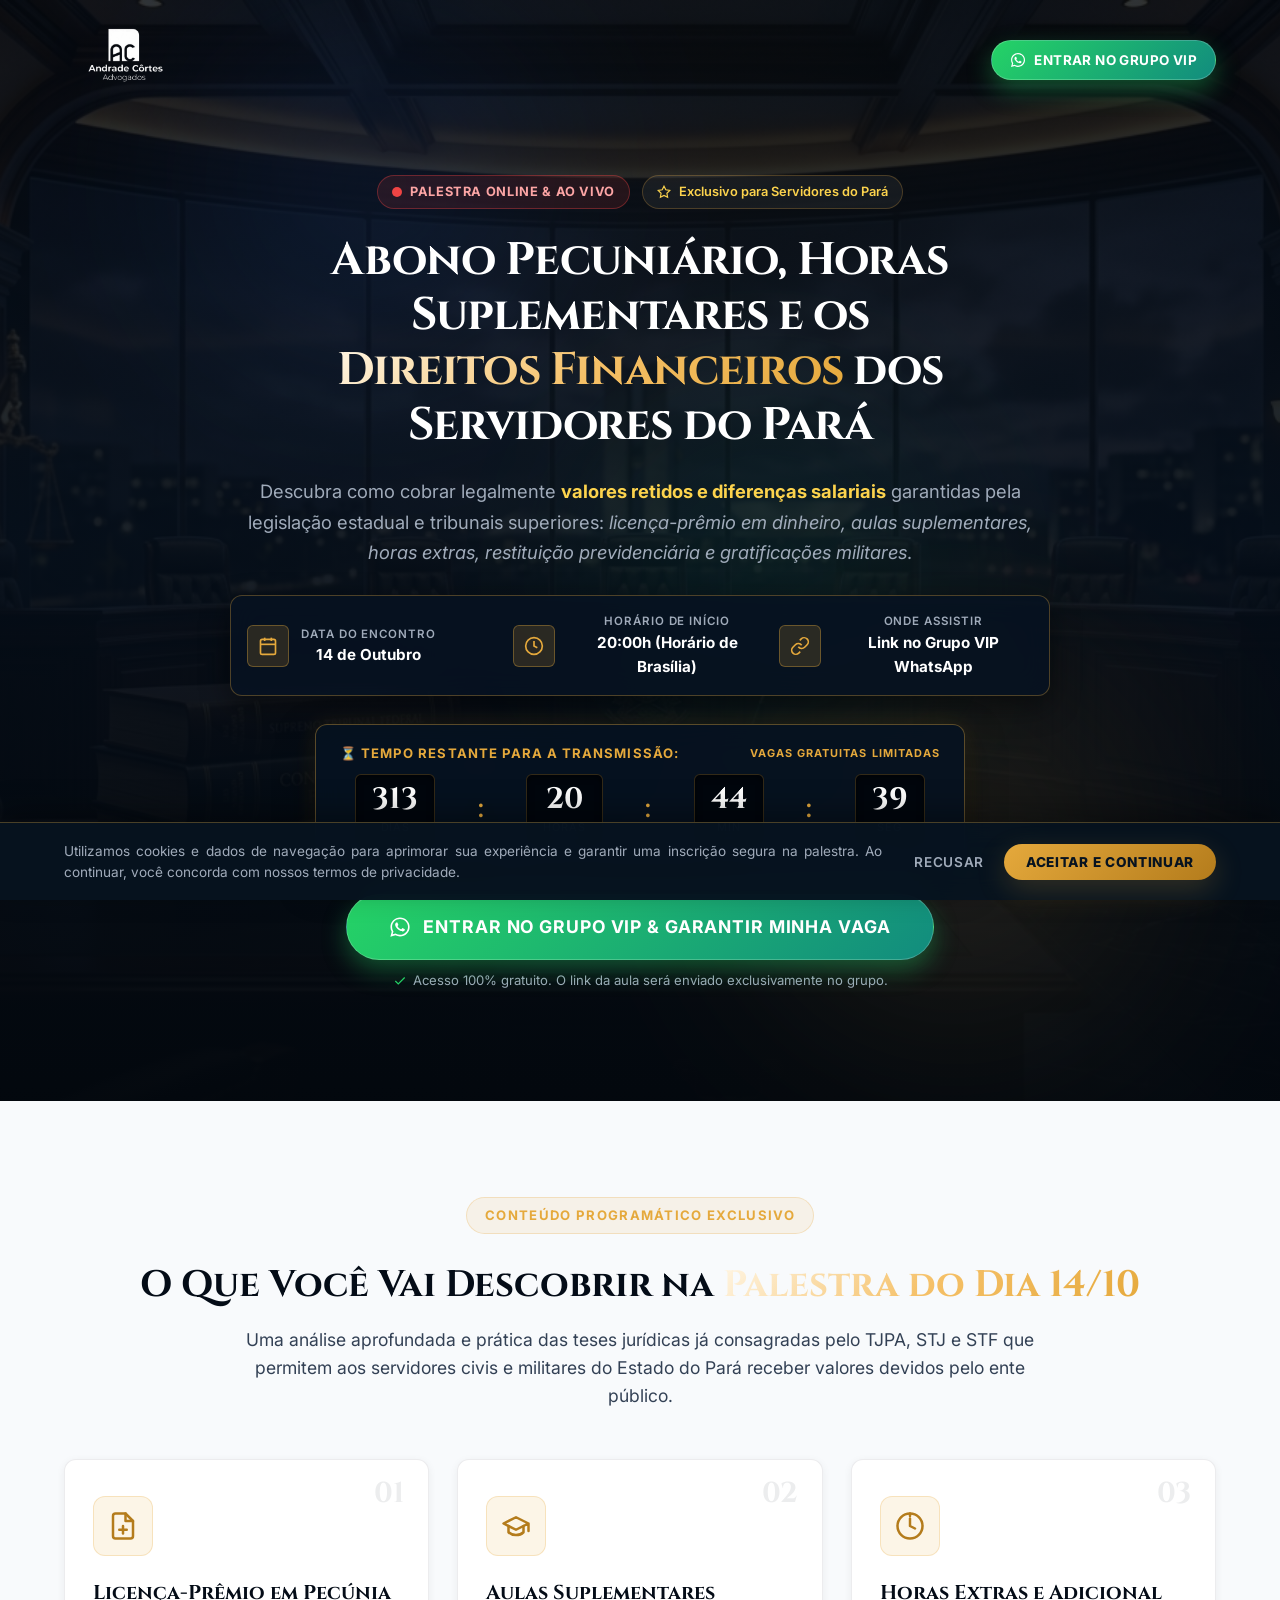
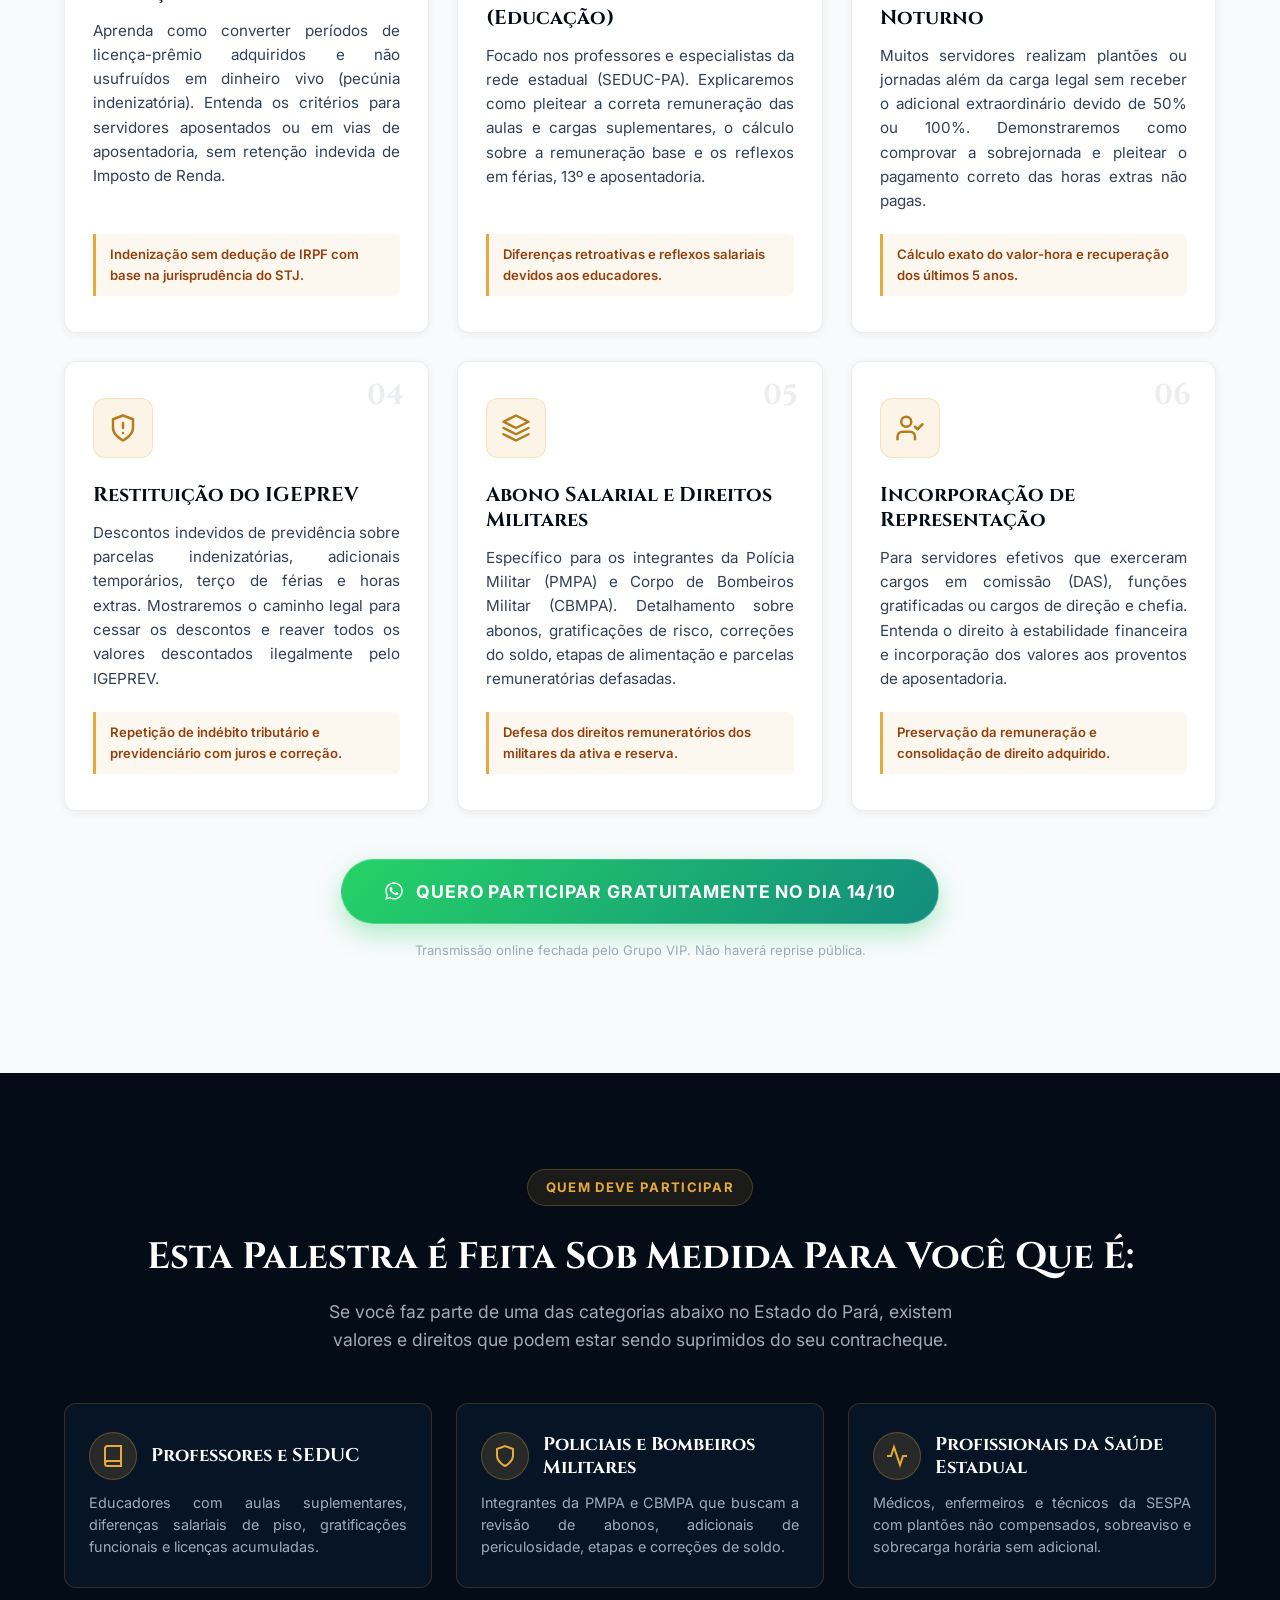
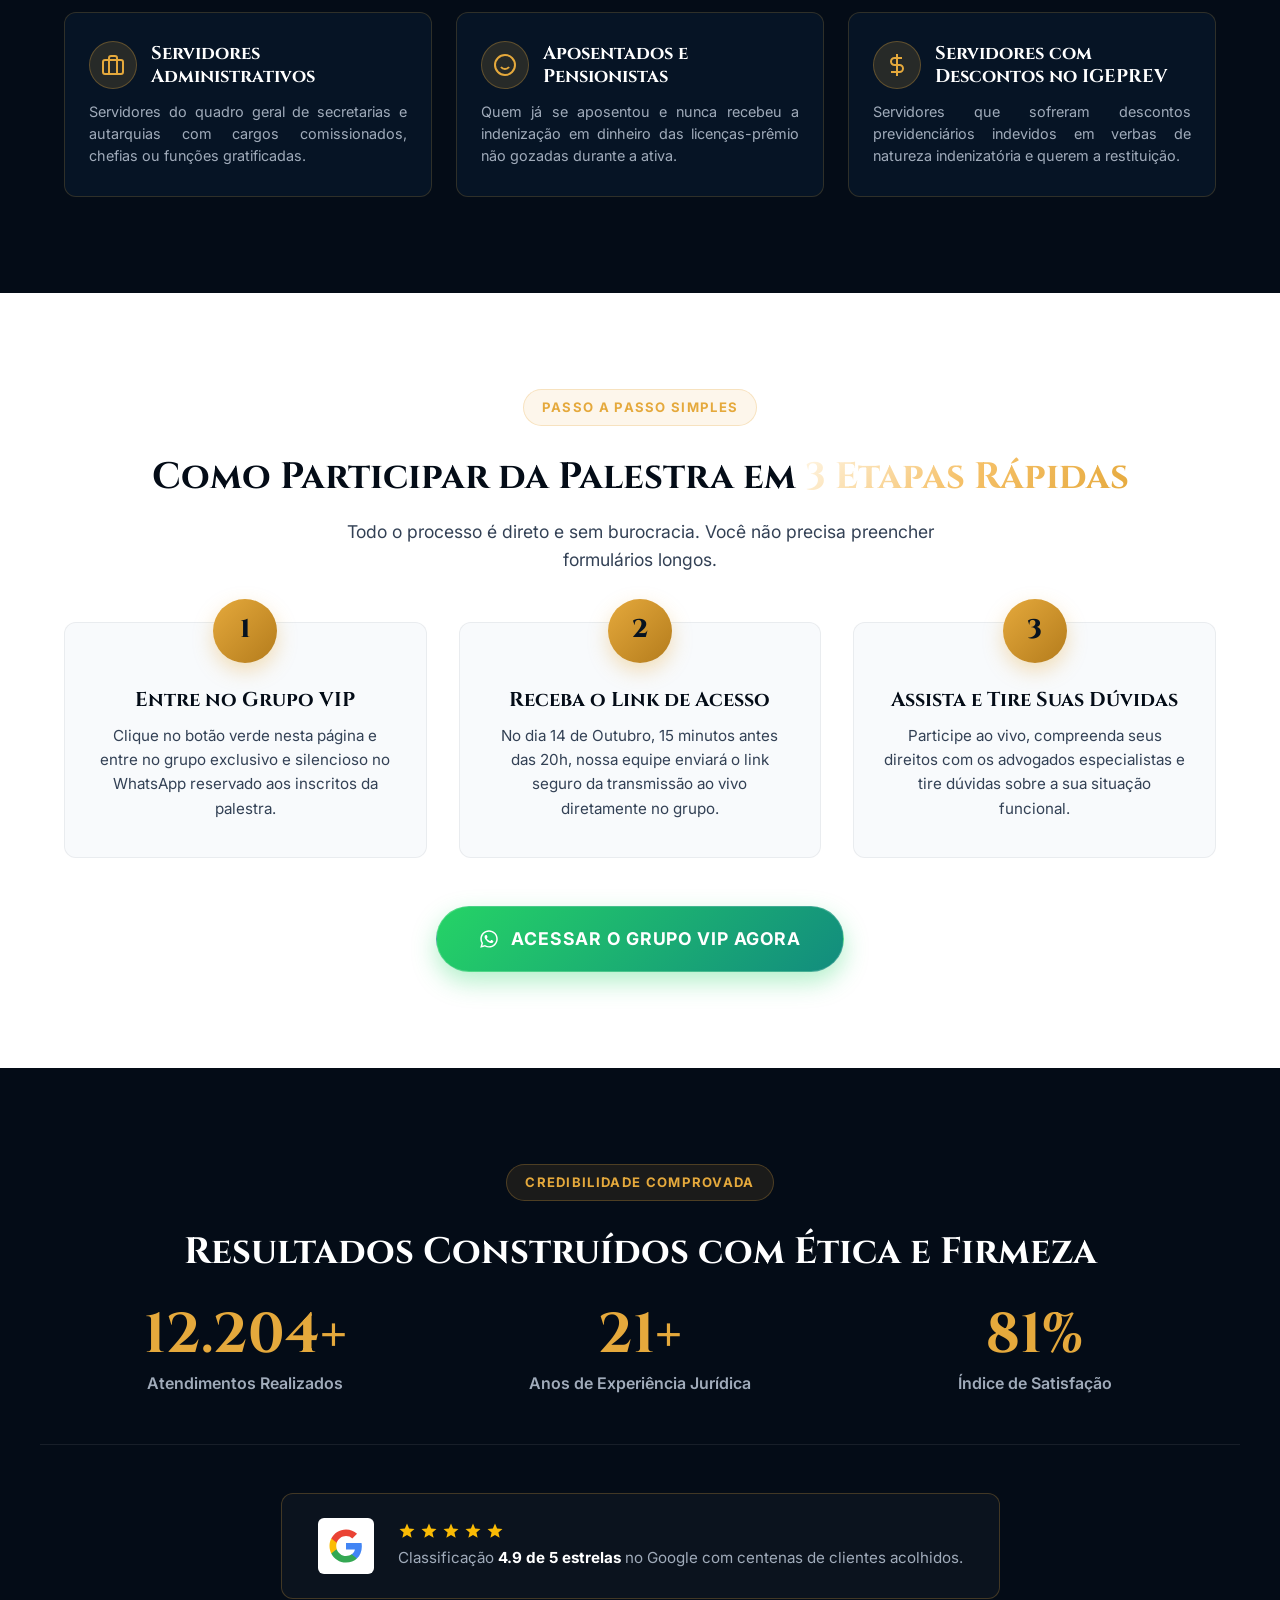
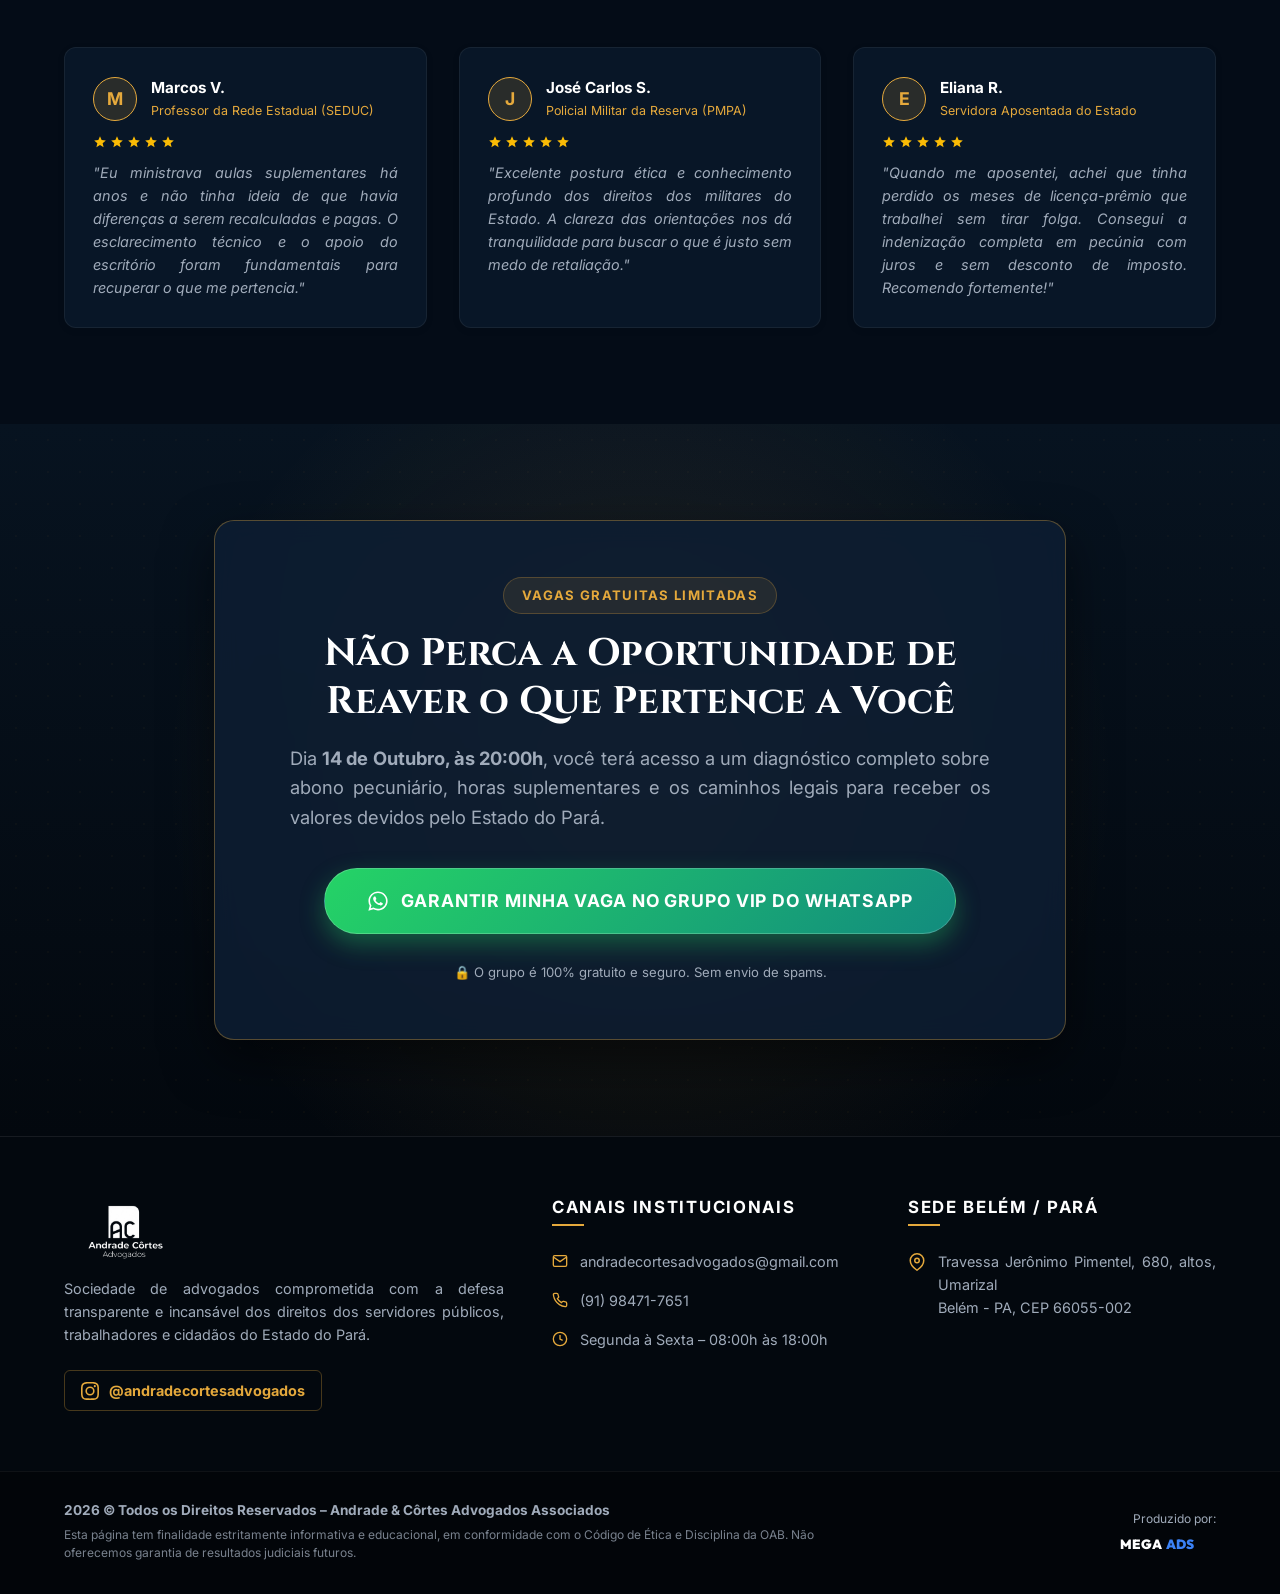
<file: Evento/index.html>
<!DOCTYPE html>
<html lang="pt-BR">
<head>
    <!-- Metadados básicos para codificação e visualização responsiva -->
    <meta charset="UTF-8">
    <meta name="viewport" content="width=device-width, initial-scale=1.0, viewport-fit=cover">
    
    <!-- Título Otimizado para Funil de Tráfego Pago e Conversão de Evento -->
    <title>Palestra Online: Abono Pecuniário e Direitos dos Servidores do Pará | Andrade & Côrtes Advogados</title>
    
    <!-- Meta Descrição com alto poder de conversão para servidores públicos do Estado do Pará -->
    <meta name="description" content="Participe da Palestra Online e Gratuita no dia 14 de Outubro às 20h. Descubra como reaver abono pecuniário de licença-prêmio, aulas suplementares, horas extras, restituição de previdência e abono militar no Pará.">
    
    <!-- Open Graph (Meta tags para compartilhamento em redes sociais e anúncios) -->
    <meta property="og:title" content="Palestra Exclusiva: Abono Pecuniário e Horas Suplementares dos Servidores do Pará">
    <meta property="og:description" content="Aprenda a receber valores devidos pelo Estado do Pará: Licença-prêmio em pecúnia, horas extras, aulas suplementares, restituição do IGEPREV e abono militar. Dia 14/10 às 20h.">
    <meta property="og:image" content="Assets/hero_palestra.jpg">
    <meta property="og:url" content="https://andradecortes.adv.br/lp/palestra-servidores-para/">
    <meta property="og:type" content="website">
    
    <!-- Twitter Card -->
    <meta name="twitter:card" content="summary_large_image">
    <meta name="twitter:title" content="Palestra Servidores Públicos do Pará | Andrade & Côrtes Advogados">
    <meta name="twitter:description" content="Encontro online ao vivo no dia 14 de Outubro às 20h. Garanta sua vaga no grupo VIP do WhatsApp.">
    <meta name="twitter:image" content="Assets/hero_palestra.jpg">

    <!-- Favicon institucional do cliente -->
    <link rel="icon" href="https://andradecortes.adv.br/lp/wp-content/uploads/2024/04/cropped-Orig-Vert-1-32x32.png" sizes="32x32">
    <link rel="icon" href="https://andradecortes.adv.br/lp/wp-content/uploads/2024/04/cropped-Orig-Vert-1-192x192.png" sizes="192x192">
    <link rel="apple-touch-icon" href="https://andradecortes.adv.br/lp/wp-content/uploads/2024/04/cropped-Orig-Vert-1-180x180.png">
    
    <!-- Script de compatibilidade de rota: garante que o navegador resolva os assets a partir da subpasta /Evento/ -->
    <script>
        // Caso a URL seja acessada sem a barra no final (ex: /Evento ou /evento), adiciona a barra para que os assets relativos carreguem corretamente
        if (window.location.pathname.endsWith('/Evento') || window.location.pathname.endsWith('/evento')) {
            window.location.replace(window.location.pathname + '/' + window.location.search + window.location.hash);
        }
    </script>
    
    <!-- Pré-conexão e carregamento das fontes do Google (Cinzel, Inter e Outfit) -->
    <link rel="preconnect" href="https://fonts.googleapis.com">
    <link rel="preconnect" href="https://fonts.gstatic.com" crossorigin>
    <link href="https://fonts.googleapis.com/css2?family=Cinzel:wght@500;600;700;800&family=Inter:wght@300;400;500;600;700&family=Outfit:wght@400;500;600;700;900&display=swap" rel="stylesheet">
    
    <!-- Folha de estilos dedicada da Landing Page de Palestra -->
    <link rel="stylesheet" href="./css/style.css">

    <!-- Google Tag Manager (GTM) para rastreamento de conversão em tráfego pago -->
    <script>
        // Inicializa a camada de dados (dataLayer) para eventos de conversão e cliques
        window.dataLayer = window.dataLayer || [];
        (function(w,d,s,l,i){w[l]=w[l]||[];w[l].push({'gtm.start':
        new Date().getTime(),event:'gtm.js'});var f=d.getElementsByTagName(s)[0],
        j=d.createElement(s),dl=l!='dataLayer'?'&l='+l:'';j.async=true;j.src=
        'https://www.googletagmanager.com/gtm.js?id='+i+dl;f.parentNode.insertBefore(j,f);
        })(window,document,'script','dataLayer','GTM-P8DCJV3H');
    </script>
</head>
<body>
    <!-- Fallback do Google Tag Manager para navegadores com JS desativado -->
    <noscript>
        <iframe src="https://www.googletagmanager.com/ns.html?id=GTM-P8DCJV3H" height="0" width="0" style="display:none;visibility:hidden"></iframe>
    </noscript>

    <!-- ==========================================================================
         1. CABEÇALHO FIXO COM LOGO E BOTÃO DIRETO PRO GRUPO VIP
         ========================================================================== -->
    <header id="main-header" class="header-fixed">
        <div class="container header-container">
            <!-- Logotipo Andrade & Côrtes Advogados Associados com caminho relativo explícito -->
            <a href="#" class="logo-link" aria-label="Voltar ao início">
                <div class="logo-wrapper">
                    <img src="./Assets/logo.webp" alt="Andrade & Côrtes Advogados Associados" class="logo-img" width="180" height="50">
                </div>
            </a>
            
            <!-- Botão de Ação Rápida no Cabeçalho direcionando para o Grupo VIP -->
            <!-- Link oficial do WhatsApp para acesso direto ao Grupo VIP da palestra -->
            <a href="https://chat.whatsapp.com/FetzqEFaecZ8cpV2WDIaJS?s=cl&p=i&mlu=0&ilr=4" class="btn btn-sm btn-header btn-whatsapp-vip btn-whatsapp-track" data-location="header" target="_blank" rel="noopener noreferrer">
                <!-- Ícone SVG do WhatsApp -->
                <svg viewBox="0 0 448 512" width="16" height="16" fill="currentColor" xmlns="http://www.w3.org/2000/svg">
                    <path d="M380.9 97.1C339 55.1 283.2 32 223.9 32c-122.4 0-222 99.6-222 222 0 39.1 10.2 77.3 29.6 111L0 480l117.7-30.9c32.4 17.7 68.9 27 106.1 27h.1c122.3 0 224.1-99.6 224.1-222 0-59.3-25.2-115-67.1-157zm-157 341.6c-33.2 0-65.7-8.9-94-25.7l-6.7-4-69.8 18.3L72 359.2l-4.4-7c-18.5-29.4-28.2-63.3-28.2-98.2 0-101.7 82.8-184.5 184.6-184.5 49.3 0 95.6 19.2 130.4 54.1 34.8 34.9 56.2 81.2 56.1 130.5 0 101.8-84.9 184.6-186.6 184.6zm101.2-138.2c-5.5-2.8-32.8-16.2-37.9-18-5.1-1.9-8.8-2.8-12.5 2.8-3.7 5.6-14.3 18-17.6 21.8-3.2 3.7-6.5 4.2-12 1.4-32.6-16.3-54-29.1-75.5-66-5.7-9.8 5.7-9.1 16.3-30.3 1.8-3.7.9-6.9-.5-9.7-1.4-2.8-12.5-30.1-17.1-41.2-4.5-10.8-9.1-9.3-12.5-9.5-3.2-.2-6.9-.2-10.6-.2-3.7 0-9.7 1.4-14.8 6.9-5.1 5.6-19.4 19-19.4 46.3 0 27.3 19.9 53.7 22.6 57.4 2.8 3.7 39.1 59.7 94.8 83.8 35.2 15.2 49 16.5 66.6 13.9 10.7-1.6 32.8-13.4 37.4-26.4 4.6-13 4.6-24.1 3.2-26.4-1.3-2.5-5-3.9-10.5-6.6z"/>
                </svg>
                <span class="btn-text-desktop">Entrar no Grupo VIP</span>
                <span class="btn-text-mobile">Grupo VIP</span>
            </a>
        </div>
    </header>

    <!-- ==========================================================================
         2. HERO SECTION: PALESTRA EXCLUSIVA & CONTAGEM REGRESSIVA
         ========================================================================== -->
    <section id="hero" class="hero-section">
        <!-- Luzes e Efeitos de Brilho Dinâmicos de Fundo -->
        <div class="hero-glow-1"></div>
        <div class="hero-glow-2"></div>
        <div class="hero-glow-3"></div>

        <!-- Container do Hero centralizado com foco exclusivo nas informações e inscrições -->
        <div class="container hero-container hero-container-centered max-width-900 text-center">
            <!-- Bloco de Conteúdo Textual e Inscrição no Funil -->
            <div class="hero-content reveal-up">
                <!-- Badges de Autoridade do Evento -->
                <div class="hero-event-badge-bar">
                    <!-- Selo de Transmissão Ao Vivo com Luz Pulsante -->
                    <div class="badge-live-pulse">
                        <span class="live-dot"></span>
                        <span>Palestra Online & Ao Vivo</span>
                    </div>
                    <!-- Selo do Estado do Pará -->
                    <div class="badge-tag-pa">
                        <svg viewBox="0 0 24 24" width="14" height="14" fill="none" stroke="currentColor" stroke-width="2" xmlns="http://www.w3.org/2000/svg">
                            <polygon points="12 2 15.09 8.26 22 9.27 17 14.14 18.18 21.02 12 17.77 5.82 21.02 7 14.14 2 9.27 8.91 8.26 12 2"/>
                        </svg>
                        <span>Exclusivo para Servidores do Pará</span>
                    </div>
                </div>

                <!-- Headline Principal (H1) com forte apelo nos direitos financeiros e horas suplementares -->
                <h1>Abono Pecuniário, Horas Suplementares e os <span class="text-gradient-gold">Direitos Financeiros</span> dos Servidores do Pará</h1>
                
                <!-- Subheadline explicativa conectando com a dor e a oportunidade do servidor estadual -->
                <p class="hero-subtext">
                    Descubra como cobrar legalmente <strong>valores retidos e diferenças salariais</strong> garantidas pela legislação estadual e tribunais superiores: <em>licença-prêmio em dinheiro, aulas suplementares, horas extras, restituição previdenciária e gratificações militares</em>.
                </p>

                <!-- Informações Estruturadas do Evento em Cards Rápidos -->
                <div class="event-info-cards-grid">
                    <div class="event-info-item">
                        <div class="event-info-icon">
                            <svg viewBox="0 0 24 24" width="20" height="20" fill="none" stroke="currentColor" stroke-width="2" xmlns="http://www.w3.org/2000/svg">
                                <rect x="3" y="4" width="18" height="18" rx="2" ry="2"/>
                                <line x1="16" y1="2" x2="16" y2="6"/>
                                <line x1="8" y1="2" x2="8" y2="6"/>
                                <line x1="3" y1="10" x2="21" y2="10"/>
                            </svg>
                        </div>
                        <div class="event-info-text">
                            <span class="label">Data do Encontro</span>
                            <strong class="val">14 de Outubro</strong>
                        </div>
                    </div>

                    <div class="event-info-item">
                        <div class="event-info-icon">
                            <svg viewBox="0 0 24 24" width="20" height="20" fill="none" stroke="currentColor" stroke-width="2" xmlns="http://www.w3.org/2000/svg">
                                <circle cx="12" cy="12" r="10"/>
                                <polyline points="12 6 12 12 16 14"/>
                            </svg>
                        </div>
                        <div class="event-info-text">
                            <span class="label">Horário de Início</span>
                            <strong class="val">20:00h (Horário de Brasília)</strong>
                        </div>
                    </div>

                    <div class="event-info-item">
                        <div class="event-info-icon">
                            <svg viewBox="0 0 24 24" width="20" height="20" fill="none" stroke="currentColor" stroke-width="2" xmlns="http://www.w3.org/2000/svg">
                                <path d="M10 13a5 5 0 0 0 7.54.54l3-3a5 5 0 0 0-7.07-7.07l-1.72 1.71"/>
                                <path d="M14 11a5 5 0 0 0-7.54-.54l-3 3a5 5 0 0 0 7.07 7.07l1.71-1.71"/>
                            </svg>
                        </div>
                        <div class="event-info-text">
                            <span class="label">Onde Assistir</span>
                            <strong class="val">Link no Grupo VIP WhatsApp</strong>
                        </div>
                    </div>
                </div>

                <!-- Bloco de Contagem Regressiva Interativa -->
                <div class="countdown-box">
                    <div class="countdown-header">
                        <span>⏳ Tempo Restante Para a Transmissão:</span>
                        <small>Vagas Gratuitas Limitadas</small>
                    </div>
                    <div class="countdown-timer">
                        <div class="timer-unit">
                            <span id="timer-days" class="timer-num">00</span>
                            <span class="timer-label">Dias</span>
                        </div>
                        <span class="timer-colon">:</span>
                        <div class="timer-unit">
                            <span id="timer-hours" class="timer-num">00</span>
                            <span class="timer-label">Horas</span>
                        </div>
                        <span class="timer-colon">:</span>
                        <div class="timer-unit">
                            <span id="timer-minutes" class="timer-num">00</span>
                            <span class="timer-label">Min</span>
                        </div>
                        <span class="timer-colon">:</span>
                        <div class="timer-unit">
                            <span id="timer-seconds" class="timer-num">00</span>
                            <span class="timer-label">Seg</span>
                        </div>
                    </div>
                </div>

                <!-- Botão CTA Principal do Funil: Entrar no Grupo VIP -->
                <div class="hero-cta-wrapper">
                    <!-- Link oficial do WhatsApp para acesso direto ao Grupo VIP da palestra -->
                    <a href="https://chat.whatsapp.com/FetzqEFaecZ8cpV2WDIaJS?s=cl&p=i&mlu=0&ilr=4" class="btn btn-lg btn-whatsapp-vip pulse-effect btn-whatsapp-track" data-location="hero_main" target="_blank" rel="noopener noreferrer">
                        <!-- Ícone do WhatsApp -->
                        <svg viewBox="0 0 448 512" width="22" height="22" fill="currentColor" xmlns="http://www.w3.org/2000/svg">
                            <path d="M380.9 97.1C339 55.1 283.2 32 223.9 32c-122.4 0-222 99.6-222 222 0 39.1 10.2 77.3 29.6 111L0 480l117.7-30.9c32.4 17.7 68.9 27 106.1 27h.1c122.3 0 224.1-99.6 224.1-222 0-59.3-25.2-115-67.1-157zm-157 341.6c-33.2 0-65.7-8.9-94-25.7l-6.7-4-69.8 18.3L72 359.2l-4.4-7c-18.5-29.4-28.2-63.3-28.2-98.2 0-101.7 82.8-184.5 184.6-184.5 49.3 0 95.6 19.2 130.4 54.1 34.8 34.9 56.2 81.2 56.1 130.5 0 101.8-84.9 184.6-186.6 184.6zm101.2-138.2c-5.5-2.8-32.8-16.2-37.9-18-5.1-1.9-8.8-2.8-12.5 2.8-3.7 5.6-14.3 18-17.6 21.8-3.2 3.7-6.5 4.2-12 1.4-32.6-16.3-54-29.1-75.5-66-5.7-9.8 5.7-9.1 16.3-30.3 1.8-3.7.9-6.9-.5-9.7-1.4-2.8-12.5-30.1-17.1-41.2-4.5-10.8-9.1-9.3-12.5-9.5-3.2-.2-6.9-.2-10.6-.2-3.7 0-9.7 1.4-14.8 6.9-5.1 5.6-19.4 19-19.4 46.3 0 27.3 19.9 53.7 22.6 57.4 2.8 3.7 39.1 59.7 94.8 83.8 35.2 15.2 49 16.5 66.6 13.9 10.7-1.6 32.8-13.4 37.4-26.4 4.6-13 4.6-24.1 3.2-26.4-1.3-2.5-5-3.9-10.5-6.6z"/>
                        </svg>
                        <span>Entrar no Grupo VIP & Garantir Minha Vaga</span>
                    </a>
                    <span class="cta-microcopy" style="justify-content: center;">
                        <svg viewBox="0 0 24 24" width="14" height="14" fill="none" stroke="#25D366" stroke-width="2" xmlns="http://www.w3.org/2000/svg">
                            <polyline points="20 6 9 17 4 12"/>
                        </svg>
                        Acesso 100% gratuito. O link da aula será enviado exclusivamente no grupo.
                    </span>
                </div>
            </div>
        </div>
    </section>

    <!-- ==========================================================================
         3. SEÇÃO DOS 6 TEMAS DA PALESTRA (OS TÓPICOS SOLICITADOS PELO CLIENTE)
         ========================================================================== -->
    <section id="conteudo-palestra" class="section-padding topics-section">
        <div class="container text-center">
            <span class="section-subtitle">Conteúdo Programático Exclusivo</span>
            <h2 class="section-title">O Que Você Vai Descobrir na <span class="text-gradient-gold">Palestra do Dia 14/10</span></h2>
            <p class="section-desc max-width-800">
                Uma análise aprofundada e prática das teses jurídicas já consagradas pelo TJPA, STJ e STF que permitem aos servidores civis e militares do Estado do Pará receber valores devidos pelo ente público.
            </p>
        </div>

        <div class="container topics-grid">
            <!-- TEMA 1: Licença-prêmio (pecúnia) -->
            <div class="topic-card reveal-up">
                <span class="topic-badge-number">01</span>
                <div class="topic-icon">
                    <!-- Ícone de Documento com Moeda -->
                    <svg viewBox="0 0 24 24" width="30" height="30" fill="none" stroke="currentColor" stroke-width="2" stroke-linecap="round" stroke-linejoin="round" xmlns="http://www.w3.org/2000/svg">
                        <path d="M14 2H6a2 2 0 0 0-2 2v16a2 2 0 0 0 2 2h12a2 2 0 0 0 2-2V8z"/>
                        <polyline points="14 2 14 8 20 8"/>
                        <line x1="12" y1="18" x2="12" y2="12"/>
                        <line x1="9" y1="15" x2="15" y2="15"/>
                    </svg>
                </div>
                <h3>Licença-Prêmio em Pecúnia</h3>
                <p>
                    Aprenda como converter períodos de licença-prêmio adquiridos e não usufruídos em dinheiro vivo (pecúnia indenizatória). Entenda os critérios para servidores aposentados ou em vias de aposentadoria, sem retenção indevida de Imposto de Renda.
                </p>
                <div class="topic-highlight">
                    Indenização sem dedução de IRPF com base na jurisprudência do STJ.
                </div>
            </div>

            <!-- TEMA 2: Aulas suplementares -->
            <div class="topic-card reveal-up" style="animation-delay: 50ms;">
                <span class="topic-badge-number">02</span>
                <div class="topic-icon">
                    <!-- Ícone de Educação / Livro / Graduação -->
                    <svg viewBox="0 0 24 24" width="30" height="30" fill="none" stroke="currentColor" stroke-width="2" stroke-linecap="round" stroke-linejoin="round" xmlns="http://www.w3.org/2000/svg">
                        <path d="M22 10v6M2 10l10-5 10 5-10 5z"/>
                        <path d="M6 12v5c3 3 9 3 12 0v-5"/>
                    </svg>
                </div>
                <h3>Aulas Suplementares (Educação)</h3>
                <p>
                    Focado nos professores e especialistas da rede estadual (SEDUC-PA). Explicaremos como pleitear a correta remuneração das aulas e cargas suplementares, o cálculo sobre a remuneração base e os reflexos em férias, 13º e aposentadoria.
                </p>
                <div class="topic-highlight">
                    Diferenças retroativas e reflexos salariais devidos aos educadores.
                </div>
            </div>

            <!-- TEMA 3: Hora extra -->
            <div class="topic-card reveal-up" style="animation-delay: 100ms;">
                <span class="topic-badge-number">03</span>
                <div class="topic-icon">
                    <!-- Ícone de Relógio / Horas Extras -->
                    <svg viewBox="0 0 24 24" width="30" height="30" fill="none" stroke="currentColor" stroke-width="2" stroke-linecap="round" stroke-linejoin="round" xmlns="http://www.w3.org/2000/svg">
                        <circle cx="12" cy="12" r="10"/>
                        <polyline points="12 6 12 12 16 14"/>
                        <line x1="12" y1="2" x2="12" y2="4"/>
                    </svg>
                </div>
                <h3>Horas Extras e Adicional Noturno</h3>
                <p>
                    Muitos servidores realizam plantões ou jornadas além da carga legal sem receber o adicional extraordinário devido de 50% ou 100%. Demonstraremos como comprovar a sobrejornada e pleitear o pagamento correto das horas extras não pagas.
                </p>
                <div class="topic-highlight">
                    Cálculo exato do valor-hora e recuperação dos últimos 5 anos.
                </div>
            </div>

            <!-- TEMA 4: Contribuições previdenciárias -->
            <div class="topic-card reveal-up" style="animation-delay: 150ms;">
                <span class="topic-badge-number">04</span>
                <div class="topic-icon">
                    <!-- Ícone de Escudo Previdenciário / Moeda -->
                    <svg viewBox="0 0 24 24" width="30" height="30" fill="none" stroke="currentColor" stroke-width="2" stroke-linecap="round" stroke-linejoin="round" xmlns="http://www.w3.org/2000/svg">
                        <path d="M12 22s8-4 8-10V5l-8-3-8 3v7c0 6 8 10 8 10z"/>
                        <path d="M12 8v4"/>
                        <path d="M12 16h.01"/>
                    </svg>
                </div>
                <h3>Restituição do IGEPREV</h3>
                <p>
                    Descontos indevidos de previdência sobre parcelas indenizatórias, adicionais temporários, terço de férias e horas extras. Mostraremos o caminho legal para cessar os descontos e reaver todos os valores descontados ilegalmente pelo IGEPREV.
                </p>
                <div class="topic-highlight">
                    Repetição de indébito tributário e previdenciário com juros e correção.
                </div>
            </div>

            <!-- TEMA 5: Abono salarial militar -->
            <div class="topic-card reveal-up" style="animation-delay: 200ms;">
                <span class="topic-badge-number">05</span>
                <div class="topic-icon">
                    <!-- Ícone Militar / Brasão de Defesa -->
                    <svg viewBox="0 0 24 24" width="30" height="30" fill="none" stroke="currentColor" stroke-width="2" stroke-linecap="round" stroke-linejoin="round" xmlns="http://www.w3.org/2000/svg">
                        <polygon points="12 2 2 7 12 12 22 7 12 2"/>
                        <polyline points="2 17 12 22 22 17"/>
                        <polyline points="2 12 12 17 22 12"/>
                    </svg>
                </div>
                <h3>Abono Salarial e Direitos Militares</h3>
                <p>
                    Específico para os integrantes da Polícia Militar (PMPA) e Corpo de Bombeiros Militar (CBMPA). Detalhamento sobre abonos, gratificações de risco, correções do soldo, etapas de alimentação e parcelas remuneratórias defasadas.
                </p>
                <div class="topic-highlight">
                    Defesa dos direitos remuneratórios dos militares da ativa e reserva.
                </div>
            </div>

            <!-- TEMA 6: Incorporação de representação -->
            <div class="topic-card reveal-up" style="animation-delay: 250ms;">
                <span class="topic-badge-number">06</span>
                <div class="topic-icon">
                    <!-- Ícone de Cargo / Chefia / Estabilidade -->
                    <svg viewBox="0 0 24 24" width="30" height="30" fill="none" stroke="currentColor" stroke-width="2" stroke-linecap="round" stroke-linejoin="round" xmlns="http://www.w3.org/2000/svg">
                        <path d="M16 21v-2a4 4 0 0 0-4-4H6a4 4 0 0 0-4 4v2"/>
                        <circle cx="9" cy="7" r="4"/>
                        <polyline points="16 11 18 13 22 9"/>
                    </svg>
                </div>
                <h3>Incorporação de Representação</h3>
                <p>
                    Para servidores efetivos que exerceram cargos em comissão (DAS), funções gratificadas ou cargos de direção e chefia. Entenda o direito à estabilidade financeira e incorporação dos valores aos proventos de aposentadoria.
                </p>
                <div class="topic-highlight">
                    Preservação da remuneração e consolidação de direito adquirido.
                </div>
            </div>
        </div>

        <!-- Botão Intermediário de Conversão com classe responsiva -->
        <div class="container text-center mt-5">
            <!-- Link oficial do WhatsApp para acesso direto ao Grupo VIP da palestra -->
            <a href="https://chat.whatsapp.com/FetzqEFaecZ8cpV2WDIaJS?s=cl&p=i&mlu=0&ilr=4" class="btn btn-lg btn-whatsapp-vip btn-whatsapp-track section-cta-btn" data-location="topics_middle" target="_blank" rel="noopener noreferrer">
                <svg viewBox="0 0 448 512" width="20" height="20" fill="currentColor" xmlns="http://www.w3.org/2000/svg">
                    <path d="M380.9 97.1C339 55.1 283.2 32 223.9 32c-122.4 0-222 99.6-222 222 0 39.1 10.2 77.3 29.6 111L0 480l117.7-30.9c32.4 17.7 68.9 27 106.1 27h.1c122.3 0 224.1-99.6 224.1-222 0-59.3-25.2-115-67.1-157zm-157 341.6c-33.2 0-65.7-8.9-94-25.7l-6.7-4-69.8 18.3L72 359.2l-4.4-7c-18.5-29.4-28.2-63.3-28.2-98.2 0-101.7 82.8-184.5 184.6-184.5 49.3 0 95.6 19.2 130.4 54.1 34.8 34.9 56.2 81.2 56.1 130.5 0 101.8-84.9 184.6-186.6 184.6zm101.2-138.2c-5.5-2.8-32.8-16.2-37.9-18-5.1-1.9-8.8-2.8-12.5 2.8-3.7 5.6-14.3 18-17.6 21.8-3.2 3.7-6.5 4.2-12 1.4-32.6-16.3-54-29.1-75.5-66-5.7-9.8 5.7-9.1 16.3-30.3 1.8-3.7.9-6.9-.5-9.7-1.4-2.8-12.5-30.1-17.1-41.2-4.5-10.8-9.1-9.3-12.5-9.5-3.2-.2-6.9-.2-10.6-.2-3.7 0-9.7 1.4-14.8 6.9-5.1 5.6-19.4 19-19.4 46.3 0 27.3 19.9 53.7 22.6 57.4 2.8 3.7 39.1 59.7 94.8 83.8 35.2 15.2 49 16.5 66.6 13.9 10.7-1.6 32.8-13.4 37.4-26.4 4.6-13 4.6-24.1 3.2-26.4-1.3-2.5-5-3.9-10.5-6.6z"/>
                </svg>
                <span>Quero Participar Gratuitamente no Dia 14/10</span>
            </a>
            <p class="cta-microcopy mt-2 text-center" style="justify-content: center;">
                Transmissão online fechada pelo Grupo VIP. Não haverá reprise pública.
            </p>
        </div>
    </section>

    <!-- ==========================================================================
         4. SEÇÃO PÚBLICO-ALVO: "PARA QUEM É ESTA PALESTRA?"
         ========================================================================== -->
    <section id="publico-alvo" class="section-padding audience-section">
        <div class="container text-center">
            <span class="section-subtitle">Quem Deve Participar</span>
            <h2 class="section-title text-white">Esta Palestra é Feita Sob Medida Para Você Que É:</h2>
            <p class="section-desc text-light max-width-650">
                Se você faz parte de uma das categorias abaixo no Estado do Pará, existem valores e direitos que podem estar sendo suprimidos do seu contracheque.
            </p>
        </div>

        <div class="container audience-grid">
            <!-- Card Categoria 1 -->
            <div class="audience-card reveal-up">
                <div class="audience-header">
                    <div class="audience-icon">
                        <svg viewBox="0 0 24 24" width="24" height="24" fill="none" stroke="currentColor" stroke-width="2" xmlns="http://www.w3.org/2000/svg">
                            <path d="M4 19.5A2.5 2.5 0 0 1 6.5 17H20"/>
                            <path d="M6.5 2H20v20H6.5A2.5 2.5 0 0 1 4 19.5v-15A2.5 2.5 0 0 1 6.5 2z"/>
                        </svg>
                    </div>
                    <h4>Professores e SEDUC</h4>
                </div>
                <p>Educadores com aulas suplementares, diferenças salariais de piso, gratificações funcionais e licenças acumuladas.</p>
            </div>

            <!-- Card Categoria 2 -->
            <div class="audience-card reveal-up" style="animation-delay: 50ms;">
                <div class="audience-header">
                    <div class="audience-icon">
                        <svg viewBox="0 0 24 24" width="24" height="24" fill="none" stroke="currentColor" stroke-width="2" xmlns="http://www.w3.org/2000/svg">
                            <path d="M12 22s8-4 8-10V5l-8-3-8 3v7c0 6 8 10 8 10z"/>
                        </svg>
                    </div>
                    <h4>Policiais e Bombeiros Militares</h4>
                </div>
                <p>Integrantes da PMPA e CBMPA que buscam a revisão de abonos, adicionais de periculosidade, etapas e correções de soldo.</p>
            </div>

            <!-- Card Categoria 3 -->
            <div class="audience-card reveal-up" style="animation-delay: 100ms;">
                <div class="audience-header">
                    <div class="audience-icon">
                        <svg viewBox="0 0 24 24" width="24" height="24" fill="none" stroke="currentColor" stroke-width="2" xmlns="http://www.w3.org/2000/svg">
                            <path d="M22 12h-4l-3 9L9 3l-3 9H2"/>
                        </svg>
                    </div>
                    <h4>Profissionais da Saúde Estadual</h4>
                </div>
                <p>Médicos, enfermeiros e técnicos da SESPA com plantões não compensados, sobreaviso e sobrecarga horária sem adicional.</p>
            </div>

            <!-- Card Categoria 4 -->
            <div class="audience-card reveal-up" style="animation-delay: 150ms;">
                <div class="audience-header">
                    <div class="audience-icon">
                        <svg viewBox="0 0 24 24" width="24" height="24" fill="none" stroke="currentColor" stroke-width="2" xmlns="http://www.w3.org/2000/svg">
                            <rect x="2" y="7" width="20" height="14" rx="2" ry="2"/>
                            <path d="M16 21V5a2 2 0 0 0-2-2h-4a2 2 0 0 0-2 2v16"/>
                        </svg>
                    </div>
                    <h4>Servidores Administrativos</h4>
                </div>
                <p>Servidores do quadro geral de secretarias e autarquias com cargos comissionados, chefias ou funções gratificadas.</p>
            </div>

            <!-- Card Categoria 5 -->
            <div class="audience-card reveal-up" style="animation-delay: 200ms;">
                <div class="audience-header">
                    <div class="audience-icon">
                        <svg viewBox="0 0 24 24" width="24" height="24" fill="none" stroke="currentColor" stroke-width="2" xmlns="http://www.w3.org/2000/svg">
                            <circle cx="12" cy="12" r="10"/>
                            <path d="M8 14s1.5 2 4 2 4-2 4-2"/>
                            <line x1="9" y1="9" x2="9.01" y2="9"/>
                            <line x1="15" y1="9" x2="15.01" y2="9"/>
                        </svg>
                    </div>
                    <h4>Aposentados e Pensionistas</h4>
                </div>
                <p>Quem já se aposentou e nunca recebeu a indenização em dinheiro das licenças-prêmio não gozadas durante a ativa.</p>
            </div>

            <!-- Card Categoria 6 -->
            <div class="audience-card reveal-up" style="animation-delay: 250ms;">
                <div class="audience-header">
                    <div class="audience-icon">
                        <svg viewBox="0 0 24 24" width="24" height="24" fill="none" stroke="currentColor" stroke-width="2" xmlns="http://www.w3.org/2000/svg">
                            <line x1="12" y1="1" x2="12" y2="23"/>
                            <path d="M17 5H9.5a3.5 3.5 0 0 0 0 7h5a3.5 3.5 0 0 1 0 7H6"/>
                        </svg>
                    </div>
                    <h4>Servidores com Descontos no IGEPREV</h4>
                </div>
                <p>Servidores que sofreram descontos previdenciários indevidos em verbas de natureza indenizatória e querem a restituição.</p>
            </div>
        </div>
    </section>

    <!-- ==========================================================================
         5. PASSO A PASSO SIMPLES: COMO GARANTIR SEU ACESSO À PALESTRA
         ========================================================================== -->
    <section id="como-funciona" class="section-padding steps-section">
        <div class="container text-center">
            <span class="section-subtitle">Passo a Passo Simples</span>
            <h2 class="section-title">Como Participar da Palestra em <span class="text-gradient-gold">3 Etapas Rápidas</span></h2>
            <p class="section-desc max-width-650">
                Todo o processo é direto e sem burocracia. Você não precisa preencher formulários longos.
            </p>
        </div>

        <div class="container steps-container">
            <!-- Passo 1 -->
            <div class="step-card reveal-up">
                <div class="step-number-circle">1</div>
                <h3>Entre no Grupo VIP</h3>
                <p>Clique no botão verde nesta página e entre no grupo exclusivo e silencioso no WhatsApp reservado aos inscritos da palestra.</p>
            </div>

            <!-- Passo 2 -->
            <div class="step-card reveal-up" style="animation-delay: 100ms;">
                <div class="step-number-circle">2</div>
                <h3>Receba o Link de Acesso</h3>
                <p>No dia 14 de Outubro, 15 minutos antes das 20h, nossa equipe enviará o link seguro da transmissão ao vivo diretamente no grupo.</p>
            </div>

            <!-- Passo 3 -->
            <div class="step-card reveal-up" style="animation-delay: 200ms;">
                <div class="step-number-circle">3</div>
                <h3>Assista e Tire Suas Dúvidas</h3>
                <p>Participe ao vivo, compreenda seus direitos com os advogados especialistas e tire dúvidas sobre a sua situação funcional.</p>
            </div>
        </div>

        <!-- Botão CTA Centralizado com classe responsiva -->
        <div class="container text-center mt-5">
            <!-- Link oficial do WhatsApp para acesso direto ao Grupo VIP da palestra -->
            <a href="https://chat.whatsapp.com/FetzqEFaecZ8cpV2WDIaJS?s=cl&p=i&mlu=0&ilr=4" class="btn btn-lg btn-whatsapp-vip btn-whatsapp-track section-cta-btn" data-location="steps_bottom" target="_blank" rel="noopener noreferrer">
                <svg viewBox="0 0 448 512" width="20" height="20" fill="currentColor" xmlns="http://www.w3.org/2000/svg">
                    <path d="M380.9 97.1C339 55.1 283.2 32 223.9 32c-122.4 0-222 99.6-222 222 0 39.1 10.2 77.3 29.6 111L0 480l117.7-30.9c32.4 17.7 68.9 27 106.1 27h.1c122.3 0 224.1-99.6 224.1-222 0-59.3-25.2-115-67.1-157zm-157 341.6c-33.2 0-65.7-8.9-94-25.7l-6.7-4-69.8 18.3L72 359.2l-4.4-7c-18.5-29.4-28.2-63.3-28.2-98.2 0-101.7 82.8-184.5 184.6-184.5 49.3 0 95.6 19.2 130.4 54.1 34.8 34.9 56.2 81.2 56.1 130.5 0 101.8-84.9 184.6-186.6 184.6zm101.2-138.2c-5.5-2.8-32.8-16.2-37.9-18-5.1-1.9-8.8-2.8-12.5 2.8-3.7 5.6-14.3 18-17.6 21.8-3.2 3.7-6.5 4.2-12 1.4-32.6-16.3-54-29.1-75.5-66-5.7-9.8 5.7-9.1 16.3-30.3 1.8-3.7.9-6.9-.5-9.7-1.4-2.8-12.5-30.1-17.1-41.2-4.5-10.8-9.1-9.3-12.5-9.5-3.2-.2-6.9-.2-10.6-.2-3.7 0-9.7 1.4-14.8 6.9-5.1 5.6-19.4 19-19.4 46.3 0 27.3 19.9 53.7 22.6 57.4 2.8 3.7 39.1 59.7 94.8 83.8 35.2 15.2 49 16.5 66.6 13.9 10.7-1.6 32.8-13.4 37.4-26.4 4.6-13 4.6-24.1 3.2-26.4-1.3-2.5-5-3.9-10.5-6.6z"/>
                </svg>
                <span>Acessar o Grupo VIP Agora</span>
            </a>
        </div>
    </section>


    <!-- ==========================================================================
         6. PROVA SOCIAL, NÚMEROS E AVALIAÇÕES GOOGLE
         ========================================================================== -->
    <section id="prova-social" class="section-padding social-proof-section">
        <div class="container text-center">
            <span class="section-subtitle">Credibilidade Comprovada</span>
            <h2 class="section-title text-white">Resultados Construídos com Ética e Firmeza</h2>
        </div>

        <!-- Contadores Numéricos Animados -->
        <div class="container grid-3 stats-container mt-4 text-center">
            <div class="stat-item reveal-up">
                <span class="stat-number" data-target="15000">+0</span>
                <span class="stat-label">Atendimentos Realizados</span>
            </div>
            <div class="stat-item reveal-up" style="animation-delay: 100ms;">
                <span class="stat-number" data-target="23">+0</span>
                <span class="stat-label">Anos de Experiência Jurídica</span>
            </div>
            <div class="stat-item reveal-up" style="animation-delay: 200ms;">
                <span class="stat-number" data-target="98">%0</span>
                <span class="stat-label">Índice de Satisfação</span>
            </div>
        </div>

        <!-- Caixa de Avaliação Consolidada Google 4.9 -->
        <div class="container mt-5 text-center">
            <div class="google-consolidated-box reveal-up">
                <div class="google-logo-wrapper">
                    <svg viewBox="0 0 24 24" width="36" height="36" xmlns="http://www.w3.org/2000/svg">
                        <path d="M22.56 12.25c0-.78-.07-1.53-.2-2.25H12v4.26h5.92c-.26 1.37-1.04 2.53-2.21 3.31v2.77h3.57c2.08-1.92 3.28-4.74 3.28-8.09z" fill="#4285F4"/>
                        <path d="M12 23c2.97 0 5.46-.98 7.28-2.66l-3.57-2.77c-.98.66-2.23 1.06-3.71 1.06-2.86 0-5.29-1.93-6.16-4.53H2.18v2.84C3.99 20.53 7.7 23 12 23z" fill="#34A853"/>
                        <path d="M5.84 14.09c-.22-.66-.35-1.36-.35-2.09s.13-1.43.35-2.09V7.06H2.18C1.43 8.55 1 10.22 1 12s.43 3.45 1.18 4.94l2.85-2.22.81-.63z" fill="#FBBC05"/>
                        <path d="M12 5.38c1.62 0 3.06.56 4.21 1.64l3.15-3.15C17.45 2.09 14.97 1 12 1 7.7 1 3.99 3.47 2.18 7.06l3.66 2.84c.87-2.6 3.3-4.52 6.16-4.52z" fill="#EA4335"/>
                    </svg>
                </div>
                <div class="google-stars-wrapper">
                    <div class="stars">
                        <svg viewBox="0 0 24 24" width="18" height="18" fill="#FABB05" xmlns="http://www.w3.org/2000/svg"><path d="M12 17.27L18.18 21l-1.64-7.03L22 9.24l-7.19-.61L12 2 9.19 8.63 2 9.24l5.46 4.73L5.82 21z"/></svg>
                        <svg viewBox="0 0 24 24" width="18" height="18" fill="#FABB05" xmlns="http://www.w3.org/2000/svg"><path d="M12 17.27L18.18 21l-1.64-7.03L22 9.24l-7.19-.61L12 2 9.19 8.63 2 9.24l5.46 4.73L5.82 21z"/></svg>
                        <svg viewBox="0 0 24 24" width="18" height="18" fill="#FABB05" xmlns="http://www.w3.org/2000/svg"><path d="M12 17.27L18.18 21l-1.64-7.03L22 9.24l-7.19-.61L12 2 9.19 8.63 2 9.24l5.46 4.73L5.82 21z"/></svg>
                        <svg viewBox="0 0 24 24" width="18" height="18" fill="#FABB05" xmlns="http://www.w3.org/2000/svg"><path d="M12 17.27L18.18 21l-1.64-7.03L22 9.24l-7.19-.61L12 2 9.19 8.63 2 9.24l5.46 4.73L5.82 21z"/></svg>
                        <svg viewBox="0 0 24 24" width="18" height="18" fill="#FABB05" xmlns="http://www.w3.org/2000/svg"><path d="M12 17.27L18.18 21l-1.64-7.03L22 9.24l-7.19-.61L12 2 9.19 8.63 2 9.24l5.46 4.73L5.82 21z"/></svg>
                    </div>
                    <p class="google-rating-text">Classificação <strong>4.9 de 5 estrelas</strong> no Google com centenas de clientes acolhidos.</p>
                </div>
            </div>
        </div>

        <!-- 3 Depoimentos de Servidores -->
        <div class="container grid-3 reviews-grid">
            <!-- Depoimento 1 -->
            <div class="review-card reveal-up">
                <div class="review-header">
                    <div class="avatar-circle">M</div>
                    <div class="review-author">
                        <span class="author-name">Marcos V.</span>
                        <span class="author-subtitle">Professor da Rede Estadual (SEDUC)</span>
                    </div>
                </div>
                <div class="stars-review">
                    <svg viewBox="0 0 24 24" width="14" height="14" fill="#FABB05" xmlns="http://www.w3.org/2000/svg"><path d="M12 17.27L18.18 21l-1.64-7.03L22 9.24l-7.19-.61L12 2 9.19 8.63 2 9.24l5.46 4.73L5.82 21z"/></svg>
                    <svg viewBox="0 0 24 24" width="14" height="14" fill="#FABB05" xmlns="http://www.w3.org/2000/svg"><path d="M12 17.27L18.18 21l-1.64-7.03L22 9.24l-7.19-.61L12 2 9.19 8.63 2 9.24l5.46 4.73L5.82 21z"/></svg>
                    <svg viewBox="0 0 24 24" width="14" height="14" fill="#FABB05" xmlns="http://www.w3.org/2000/svg"><path d="M12 17.27L18.18 21l-1.64-7.03L22 9.24l-7.19-.61L12 2 9.19 8.63 2 9.24l5.46 4.73L5.82 21z"/></svg>
                    <svg viewBox="0 0 24 24" width="14" height="14" fill="#FABB05" xmlns="http://www.w3.org/2000/svg"><path d="M12 17.27L18.18 21l-1.64-7.03L22 9.24l-7.19-.61L12 2 9.19 8.63 2 9.24l5.46 4.73L5.82 21z"/></svg>
                    <svg viewBox="0 0 24 24" width="14" height="14" fill="#FABB05" xmlns="http://www.w3.org/2000/svg"><path d="M12 17.27L18.18 21l-1.64-7.03L22 9.24l-7.19-.61L12 2 9.19 8.63 2 9.24l5.46 4.73L5.82 21z"/></svg>
                </div>
                <p>"Eu ministrava aulas suplementares há anos e não tinha ideia de que havia diferenças a serem recalculadas e pagas. O esclarecimento técnico e o apoio do escritório foram fundamentais para recuperar o que me pertencia."</p>
            </div>

            <!-- Depoimento 2 -->
            <div class="review-card reveal-up" style="animation-delay: 100ms;">
                <div class="review-header">
                    <div class="avatar-circle">J</div>
                    <div class="review-author">
                        <span class="author-name">José Carlos S.</span>
                        <span class="author-subtitle">Policial Militar da Reserva (PMPA)</span>
                    </div>
                </div>
                <div class="stars-review">
                    <svg viewBox="0 0 24 24" width="14" height="14" fill="#FABB05" xmlns="http://www.w3.org/2000/svg"><path d="M12 17.27L18.18 21l-1.64-7.03L22 9.24l-7.19-.61L12 2 9.19 8.63 2 9.24l5.46 4.73L5.82 21z"/></svg>
                    <svg viewBox="0 0 24 24" width="14" height="14" fill="#FABB05" xmlns="http://www.w3.org/2000/svg"><path d="M12 17.27L18.18 21l-1.64-7.03L22 9.24l-7.19-.61L12 2 9.19 8.63 2 9.24l5.46 4.73L5.82 21z"/></svg>
                    <svg viewBox="0 0 24 24" width="14" height="14" fill="#FABB05" xmlns="http://www.w3.org/2000/svg"><path d="M12 17.27L18.18 21l-1.64-7.03L22 9.24l-7.19-.61L12 2 9.19 8.63 2 9.24l5.46 4.73L5.82 21z"/></svg>
                    <svg viewBox="0 0 24 24" width="14" height="14" fill="#FABB05" xmlns="http://www.w3.org/2000/svg"><path d="M12 17.27L18.18 21l-1.64-7.03L22 9.24l-7.19-.61L12 2 9.19 8.63 2 9.24l5.46 4.73L5.82 21z"/></svg>
                    <svg viewBox="0 0 24 24" width="14" height="14" fill="#FABB05" xmlns="http://www.w3.org/2000/svg"><path d="M12 17.27L18.18 21l-1.64-7.03L22 9.24l-7.19-.61L12 2 9.19 8.63 2 9.24l5.46 4.73L5.82 21z"/></svg>
                </div>
                <p>"Excelente postura ética e conhecimento profundo dos direitos dos militares do Estado. A clareza das orientações nos dá tranquilidade para buscar o que é justo sem medo de retaliação."</p>
            </div>

            <!-- Depoimento 3 -->
            <div class="review-card reveal-up" style="animation-delay: 200ms;">
                <div class="review-header">
                    <div class="avatar-circle">E</div>
                    <div class="review-author">
                        <span class="author-name">Eliana R.</span>
                        <span class="author-subtitle">Servidora Aposentada do Estado</span>
                    </div>
                </div>
                <div class="stars-review">
                    <svg viewBox="0 0 24 24" width="14" height="14" fill="#FABB05" xmlns="http://www.w3.org/2000/svg"><path d="M12 17.27L18.18 21l-1.64-7.03L22 9.24l-7.19-.61L12 2 9.19 8.63 2 9.24l5.46 4.73L5.82 21z"/></svg>
                    <svg viewBox="0 0 24 24" width="14" height="14" fill="#FABB05" xmlns="http://www.w3.org/2000/svg"><path d="M12 17.27L18.18 21l-1.64-7.03L22 9.24l-7.19-.61L12 2 9.19 8.63 2 9.24l5.46 4.73L5.82 21z"/></svg>
                    <svg viewBox="0 0 24 24" width="14" height="14" fill="#FABB05" xmlns="http://www.w3.org/2000/svg"><path d="M12 17.27L18.18 21l-1.64-7.03L22 9.24l-7.19-.61L12 2 9.19 8.63 2 9.24l5.46 4.73L5.82 21z"/></svg>
                    <svg viewBox="0 0 24 24" width="14" height="14" fill="#FABB05" xmlns="http://www.w3.org/2000/svg"><path d="M12 17.27L18.18 21l-1.64-7.03L22 9.24l-7.19-.61L12 2 9.19 8.63 2 9.24l5.46 4.73L5.82 21z"/></svg>
                    <svg viewBox="0 0 24 24" width="14" height="14" fill="#FABB05" xmlns="http://www.w3.org/2000/svg"><path d="M12 17.27L18.18 21l-1.64-7.03L22 9.24l-7.19-.61L12 2 9.19 8.63 2 9.24l5.46 4.73L5.82 21z"/></svg>
                </div>
                <p>"Quando me aposentei, achei que tinha perdido os meses de licença-prêmio que trabalhei sem tirar folga. Consegui a indenização completa em pecúnia com juros e sem desconto de imposto. Recomendo fortemente!"</p>
            </div>
        </div>
    </section>


    <!-- ==========================================================================
         7. SEÇÃO DE CTA DEDICADA & URGÊNCIA FINAL
         ========================================================================== -->
    <section id="inscricao-final" class="section-padding cta-final-section">
        <div class="cta-overlay-grid"></div>
        <div class="container max-width-900 reveal-up">
            <div class="cta-final-box">
                <span class="section-subtitle">Vagas Gratuitas Limitadas</span>
                <h2 class="cta-final-title">Não Perca a Oportunidade de Reaver o Que Pertence a Você</h2>
                <p class="cta-final-desc">
                    Dia <strong>14 de Outubro, às 20:00h</strong>, você terá acesso a um diagnóstico completo sobre abono pecuniário, horas suplementares e os caminhos legais para receber os valores devidos pelo Estado do Pará.
                </p>

                <div class="cta-button-container">
                    <!-- Link oficial do WhatsApp para acesso direto ao Grupo VIP da palestra -->
                    <a href="https://chat.whatsapp.com/FetzqEFaecZ8cpV2WDIaJS?s=cl&p=i&mlu=0&ilr=4" class="btn btn-lg btn-whatsapp-vip pulse-effect btn-whatsapp-track" data-location="final_cta" target="_blank" rel="noopener noreferrer">
                        <svg viewBox="0 0 448 512" width="22" height="22" fill="currentColor" xmlns="http://www.w3.org/2000/svg">
                            <path d="M380.9 97.1C339 55.1 283.2 32 223.9 32c-122.4 0-222 99.6-222 222 0 39.1 10.2 77.3 29.6 111L0 480l117.7-30.9c32.4 17.7 68.9 27 106.1 27h.1c122.3 0 224.1-99.6 224.1-222 0-59.3-25.2-115-67.1-157zm-157 341.6c-33.2 0-65.7-8.9-94-25.7l-6.7-4-69.8 18.3L72 359.2l-4.4-7c-18.5-29.4-28.2-63.3-28.2-98.2 0-101.7 82.8-184.5 184.6-184.5 49.3 0 95.6 19.2 130.4 54.1 34.8 34.9 56.2 81.2 56.1 130.5 0 101.8-84.9 184.6-186.6 184.6zm101.2-138.2c-5.5-2.8-32.8-16.2-37.9-18-5.1-1.9-8.8-2.8-12.5 2.8-3.7 5.6-14.3 18-17.6 21.8-3.2 3.7-6.5 4.2-12 1.4-32.6-16.3-54-29.1-75.5-66-5.7-9.8 5.7-9.1 16.3-30.3 1.8-3.7.9-6.9-.5-9.7-1.4-2.8-12.5-30.1-17.1-41.2-4.5-10.8-9.1-9.3-12.5-9.5-3.2-.2-6.9-.2-10.6-.2-3.7 0-9.7 1.4-14.8 6.9-5.1 5.6-19.4 19-19.4 46.3 0 27.3 19.9 53.7 22.6 57.4 2.8 3.7 39.1 59.7 94.8 83.8 35.2 15.2 49 16.5 66.6 13.9 10.7-1.6 32.8-13.4 37.4-26.4 4.6-13 4.6-24.1 3.2-26.4-1.3-2.5-5-3.9-10.5-6.6z"/>
                        </svg>
                        <span>Garantir Minha Vaga no Grupo VIP do WhatsApp</span>
                    </a>
                    <span class="cta-microcopy mt-2 text-center" style="justify-content: center;">
                        🔒 O grupo é 100% gratuito e seguro. Sem envio de spams.
                    </span>
                </div>
            </div>
        </div>
    </section>

    <!-- ==========================================================================
         8. FOOTER INSTITUCIONAL E INFORMAÇÕES DE CONTATO
         ========================================================================== -->
    <footer id="main-footer" class="footer">
        <div class="container footer-grid section-padding-sm">
            <!-- Coluna 1: Logo e Resumo Institucional -->
            <div class="footer-col footer-about">
                <!-- Logotipo Andrade & Côrtes Advogados Associados no rodapé -->
                <div class="logo-wrapper footer-logo">
                    <img src="./Assets/logo.webp" alt="Andrade & Côrtes Advogados Associados" class="logo-img" width="260" height="70">
                </div>
                <p class="footer-desc">
                    Sociedade de advogados comprometida com a defesa transparente e incansável dos direitos dos servidores públicos, trabalhadores e cidadãos do Estado do Pará.
                </p>
                <div class="instagram-link-wrapper">
                    <a href="https://instagram.com/andradecortesadvogados" target="_blank" rel="noopener noreferrer" class="instagram-link" aria-label="Acompanhe nosso Instagram">
                        <svg viewBox="0 0 24 24" width="18" height="18" fill="currentColor" xmlns="http://www.w3.org/2000/svg">
                            <path d="M12 2.163c3.204 0 3.584.012 4.85.07 3.252.148 4.771 1.691 4.919 4.919.058 1.265.069 1.645.069 4.849 0 3.205-.012 3.584-.069 4.849-.149 3.225-1.664 4.771-4.919 4.919-1.266.058-1.644.07-4.85.07-3.204 0-3.584-.012-4.849-.07-3.26-.149-4.771-1.699-4.919-4.92-.058-1.265-.07-1.644-.07-4.849 0-3.204.013-3.583.07-4.849.149-3.227 1.664-4.771 4.919-4.919 1.266-.057 1.645-.069 4.849-.069zM12 0C8.741 0 8.333.014 7.053.072 2.695.272.273 2.69.073 7.051.014 8.333 0 8.741 0 12c0 3.259.014 3.668.072 4.948.2 4.358 2.618 6.78 6.98 6.98 1.281.058 1.689.072 4.948.072 3.259 0 3.668-.014 4.948-.072 4.354-.2 6.782-2.618 6.979-6.98.059-1.28.073-1.689.073-4.948 0-3.259-.014-3.667-.072-4.947-.196-4.354-2.617-6.78-6.979-6.98C15.668.014 15.259 0 12 0zm0 5.838a6.162 6.162 0 1 0 0 12.324 6.162 6.162 0 0 0 0-12.324zM12 16a4 4 0 1 1 0-8 4 4 0 0 1 0 8zm6.406-11.845a1.44 1.44 0 1 0 0 2.881 1.44 1.44 0 0 0 0-2.881z"/>
                        </svg>
                        <span>@andradecortesadvogados</span>
                    </a>
                </div>
            </div>

            <!-- Coluna 2: Canais de Atendimento -->
            <div class="footer-col footer-contact">
                <h3>Canais Institucionais</h3>
                <ul class="contact-list">
                    <li>
                        <svg viewBox="0 0 24 24" width="16" height="16" fill="none" stroke="currentColor" stroke-width="2" xmlns="http://www.w3.org/2000/svg">
                            <path d="M4 4h16c1.1 0 2 .9 2 2v12c0 1.1-.9 2-2 2H4c-1.1 0-2-.9-2-2V6c0-1.1.9-2 2-2z"/>
                            <polyline points="22,6 12,13 2,6"/>
                        </svg>
                        <a href="mailto:andradecortesadvogados@gmail.com">andradecortesadvogados@gmail.com</a>
                    </li>
                    <li>
                        <svg viewBox="0 0 24 24" width="16" height="16" fill="none" stroke="currentColor" stroke-width="2" xmlns="http://www.w3.org/2000/svg">
                            <path d="M22 16.92v3a2 2 0 0 1-2.18 2 19.79 19.79 0 0 1-8.63-3.07 19.5 19.5 0 0 1-6-6 19.79 19.79 0 0 1-3.07-8.67A2 2 0 0 1 4.11 2h3a2 2 0 0 1 2 1.72 12.84 12.84 0 0 0 .7 2.81 2 2 0 0 1-.45 2.11L8.09 9.91a16 16 0 0 0 6 6l1.27-1.27a2 2 0 0 1 2.11-.45 12.84 12.84 0 0 0 2.81.7A2 2 0 0 1 22 16.92z"/>
                        </svg>
                        <a href="tel:+559184717651">(91) 98471-7651</a>
                    </li>
                    <li>
                        <svg viewBox="0 0 24 24" width="16" height="16" fill="none" stroke="currentColor" stroke-width="2" xmlns="http://www.w3.org/2000/svg">
                            <circle cx="12" cy="12" r="10"/>
                            <polyline points="12 6 12 12 16 14"/>
                        </svg>
                        <span>Segunda à Sexta – 08:00h às 18:00h</span>
                    </li>
                </ul>
            </div>

            <!-- Coluna 3: Endereço da Sede em Belém -->
            <div class="footer-col footer-address">
                <h3>Sede Belém / Pará</h3>
                <div class="address-item">
                    <svg viewBox="0 0 24 24" width="18" height="18" fill="none" stroke="currentColor" stroke-width="2" xmlns="http://www.w3.org/2000/svg">
                        <path d="M21 10c0 7-9 13-9 13s-9-6-9-13a9 9 0 0 1 18 0z"/>
                        <circle cx="12" cy="10" r="3"/>
                    </svg>
                    <p>Travessa Jerônimo Pimentel, 680, altos, Umarizal<br>Belém - PA, CEP 66055-002</p>
                </div>
            </div>
        </div>

        <!-- Parte Inferior do Footer (Termos Legais e Créditos) -->
        <div class="footer-bottom">
            <div class="container footer-bottom-container">
                <div class="footer-legal">
                    <p><strong>2026 © Todos os Direitos Reservados – Andrade & Côrtes Advogados Associados</strong></p>
                    <p class="disclaimer-text">
                        Esta página tem finalidade estritamente informativa e educacional, em conformidade com o Código de Ética e Disciplina da OAB. Não oferecemos garantia de resultados judiciais futuros.
                    </p>
                </div>
                <div class="developer-credits">
                    <p>Produzido por:</p>
                    <div class="megaads-logo">
                        <svg class="megaads-svg" viewBox="0 0 120 30" width="100" height="25" xmlns="http://www.w3.org/2000/svg">
                            <text x="5" y="20" font-family="'Outfit', sans-serif" font-weight="900" font-size="16" fill="#FFFFFF">MEGA</text>
                            <text x="60" y="20" font-family="'Outfit', sans-serif" font-weight="900" font-size="16" fill="#3B82F6">ADS</text>
                        </svg>
                    </div>
                </div>
            </div>
        </div>
    </footer>

    <!-- ==========================================================================
         9. BANNER DE COOKIES LGPD
         ========================================================================== -->
    <div id="cookie-banner" class="cookie-banner-container hidden">
        <div class="container cookie-banner-content">
            <p class="cookie-text">
                Utilizamos cookies e dados de navegação para aprimorar sua experiência e garantir uma inscrição segura na palestra. Ao continuar, você concorda com nossos termos de privacidade.
            </p>
            <div class="cookie-buttons">
                <button id="btn-cookie-reject" class="btn-cookie-link">Recusar</button>
                <button id="btn-cookie-accept" class="btn btn-sm btn-gold">Aceitar e Continuar</button>
            </div>
        </div>
    </div>

    <!-- Script Principal da Página de Evento com caminho relativo explícito -->
    <script src="./js/script.js"></script>
</body>
</html>
</file>
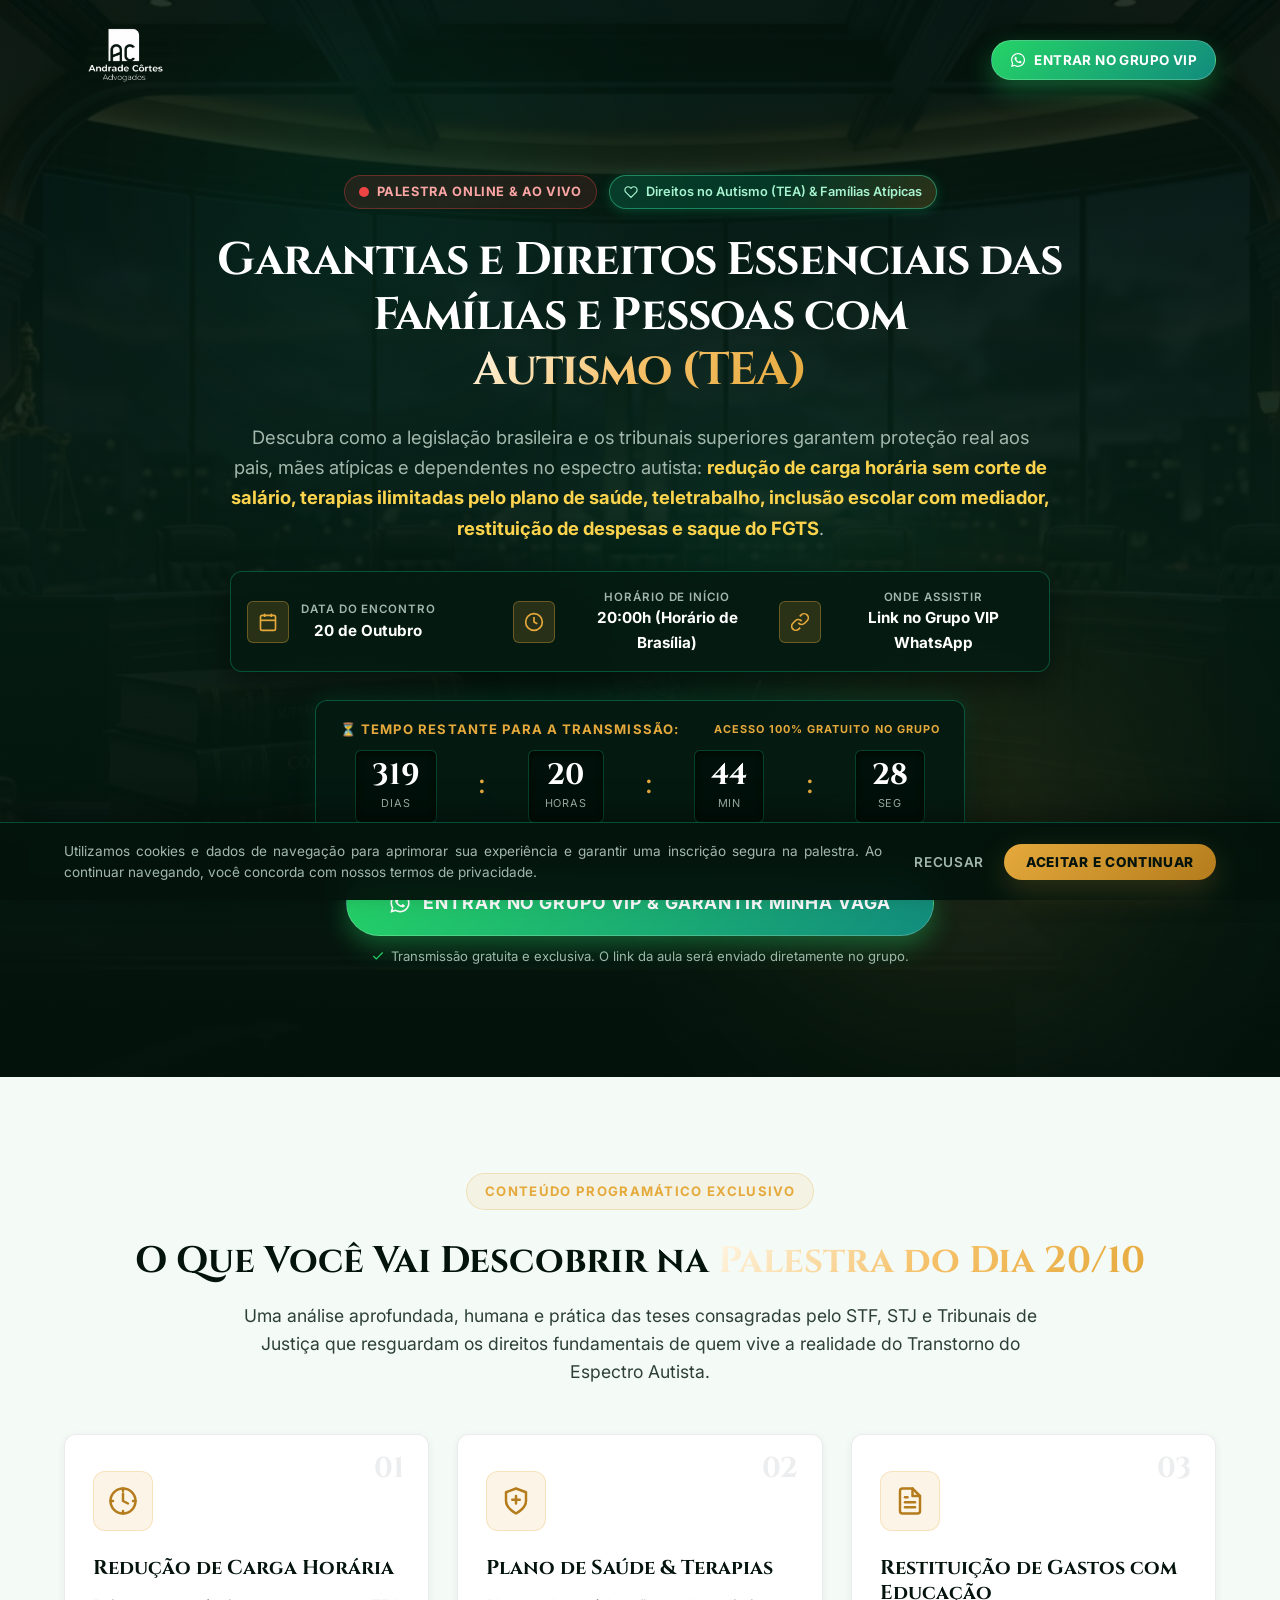
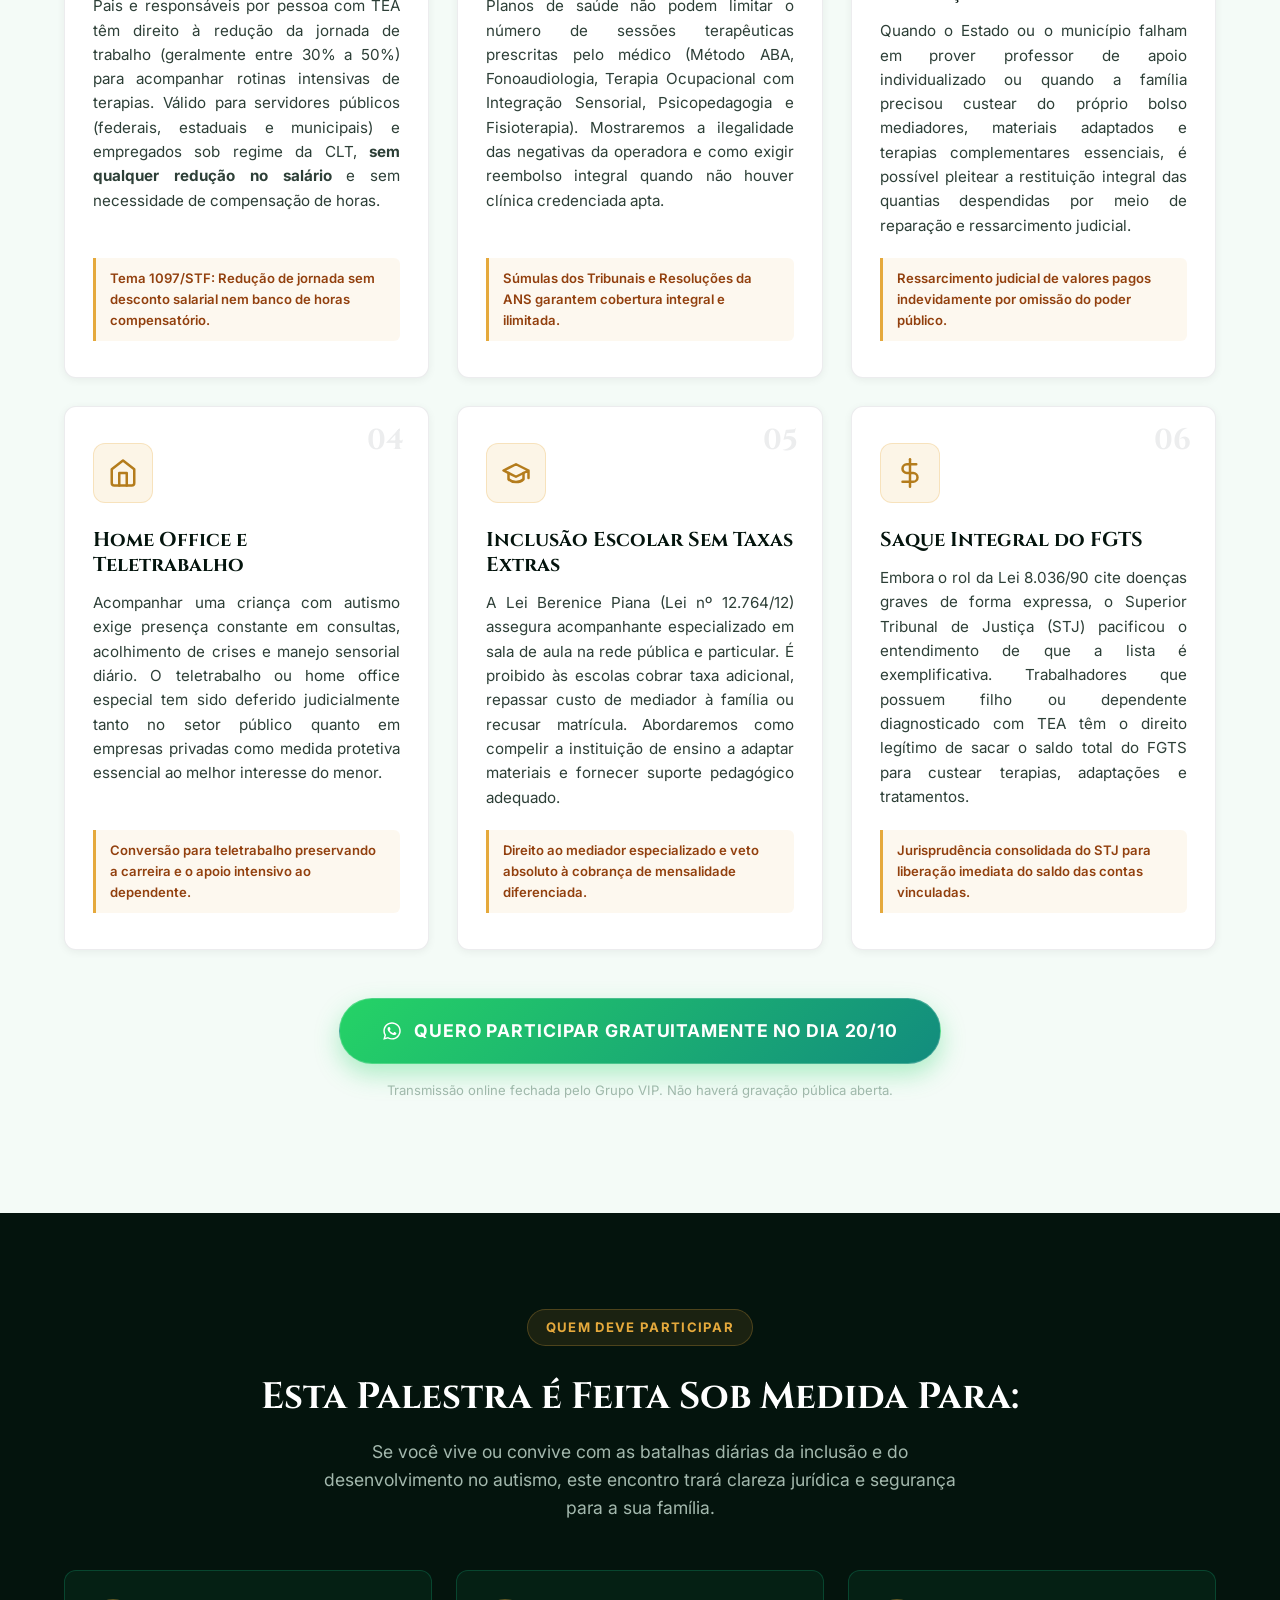
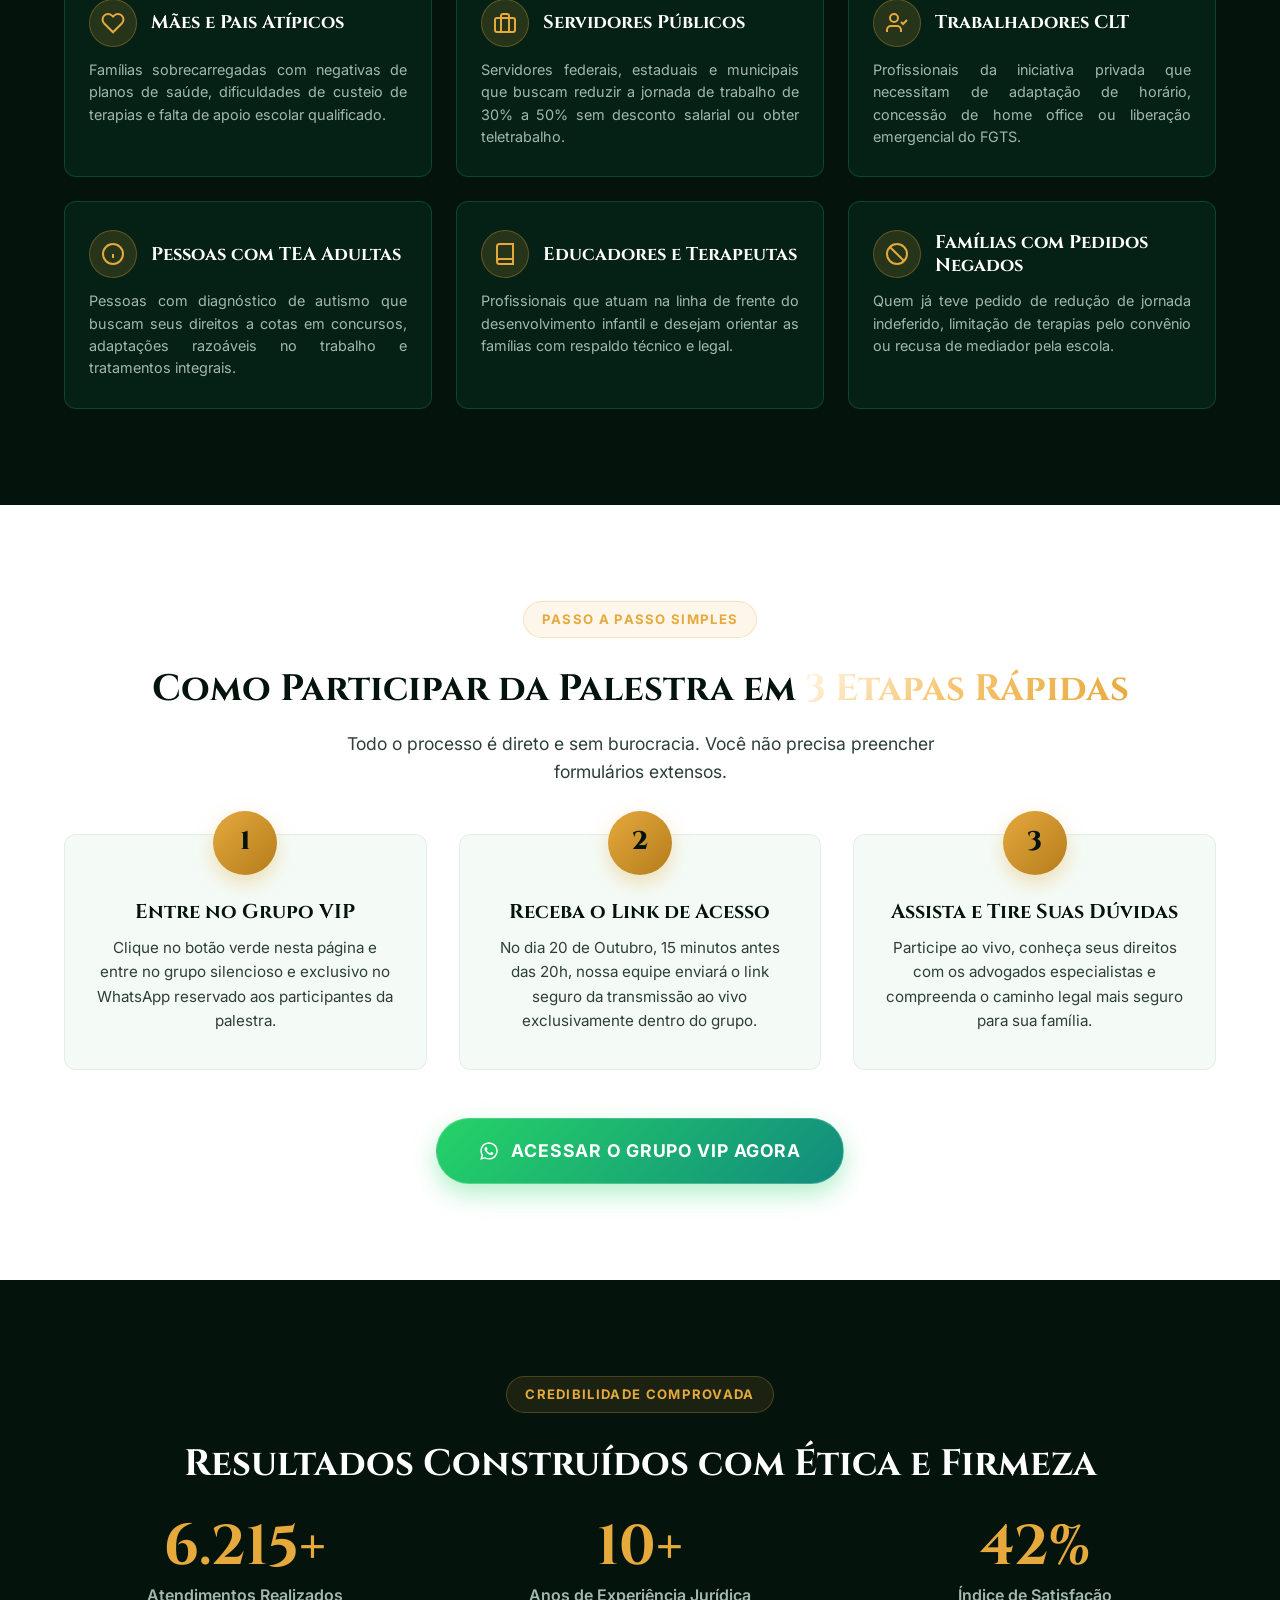
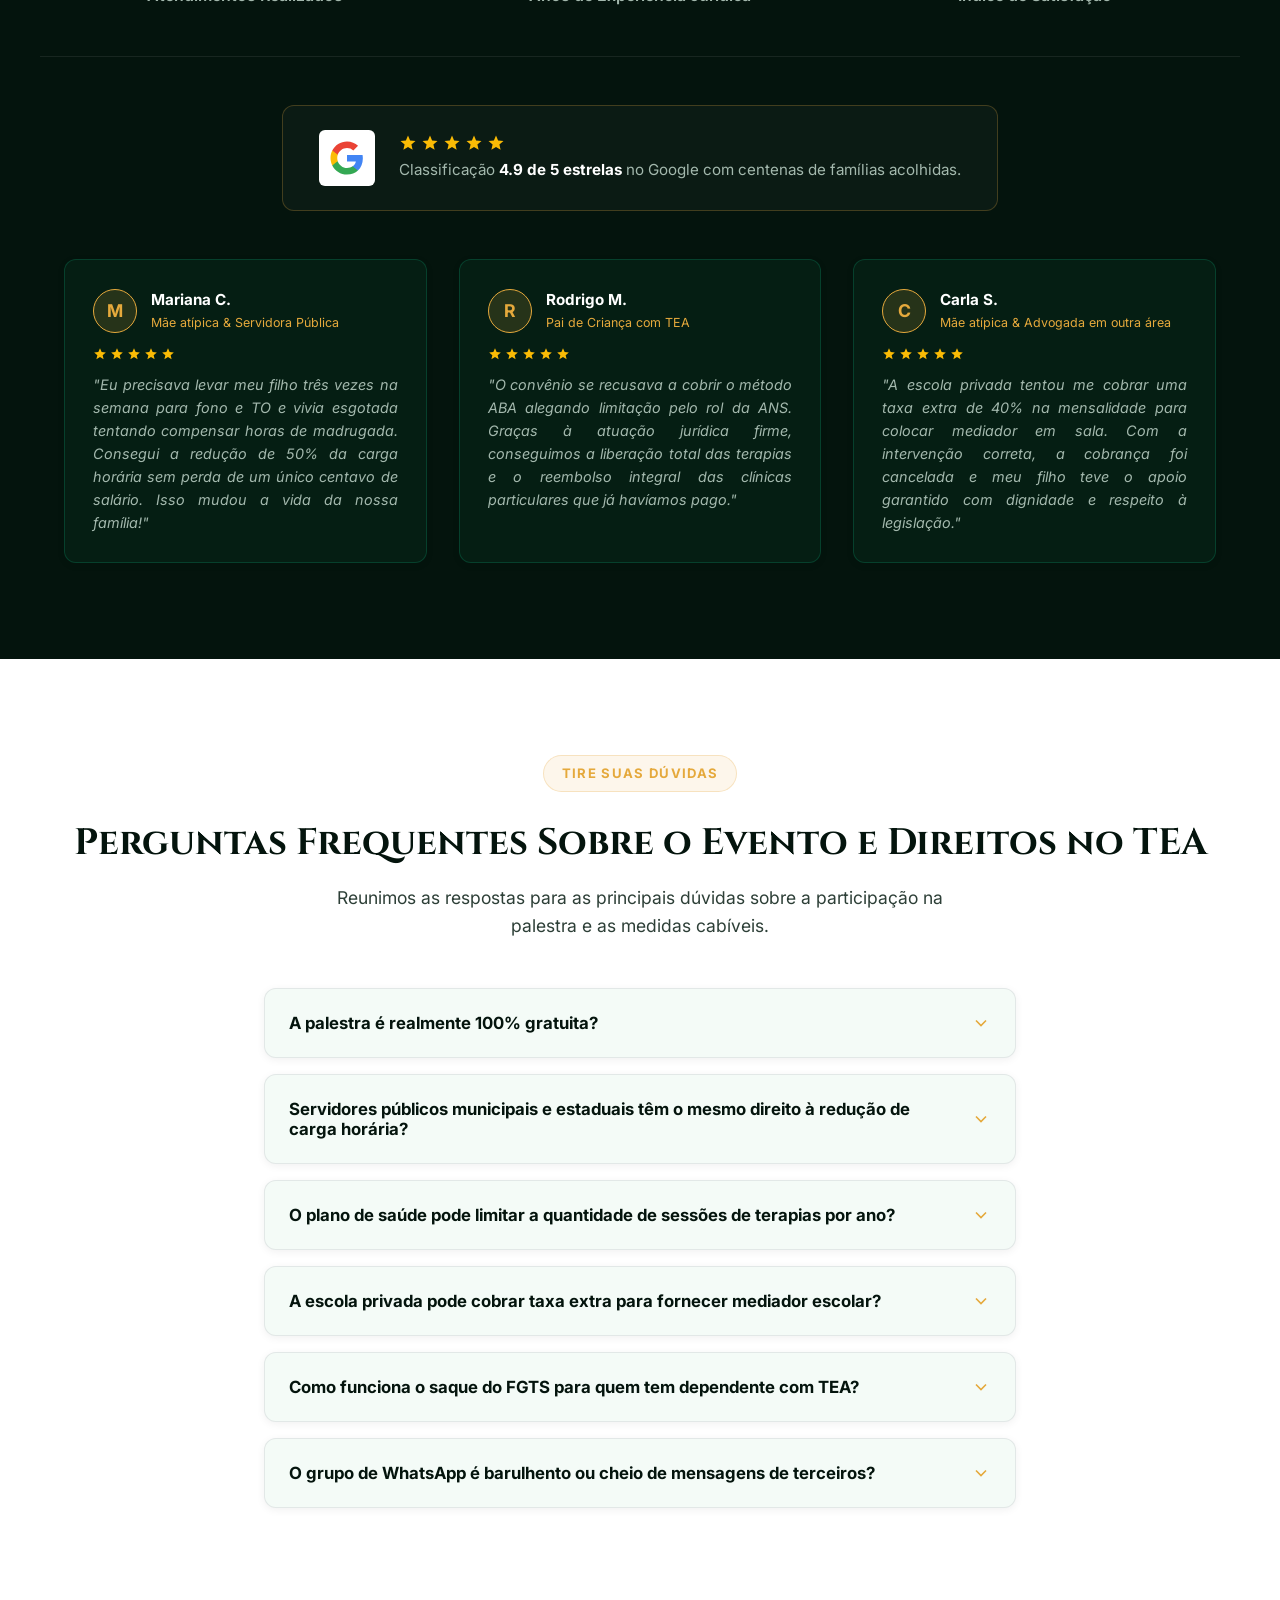
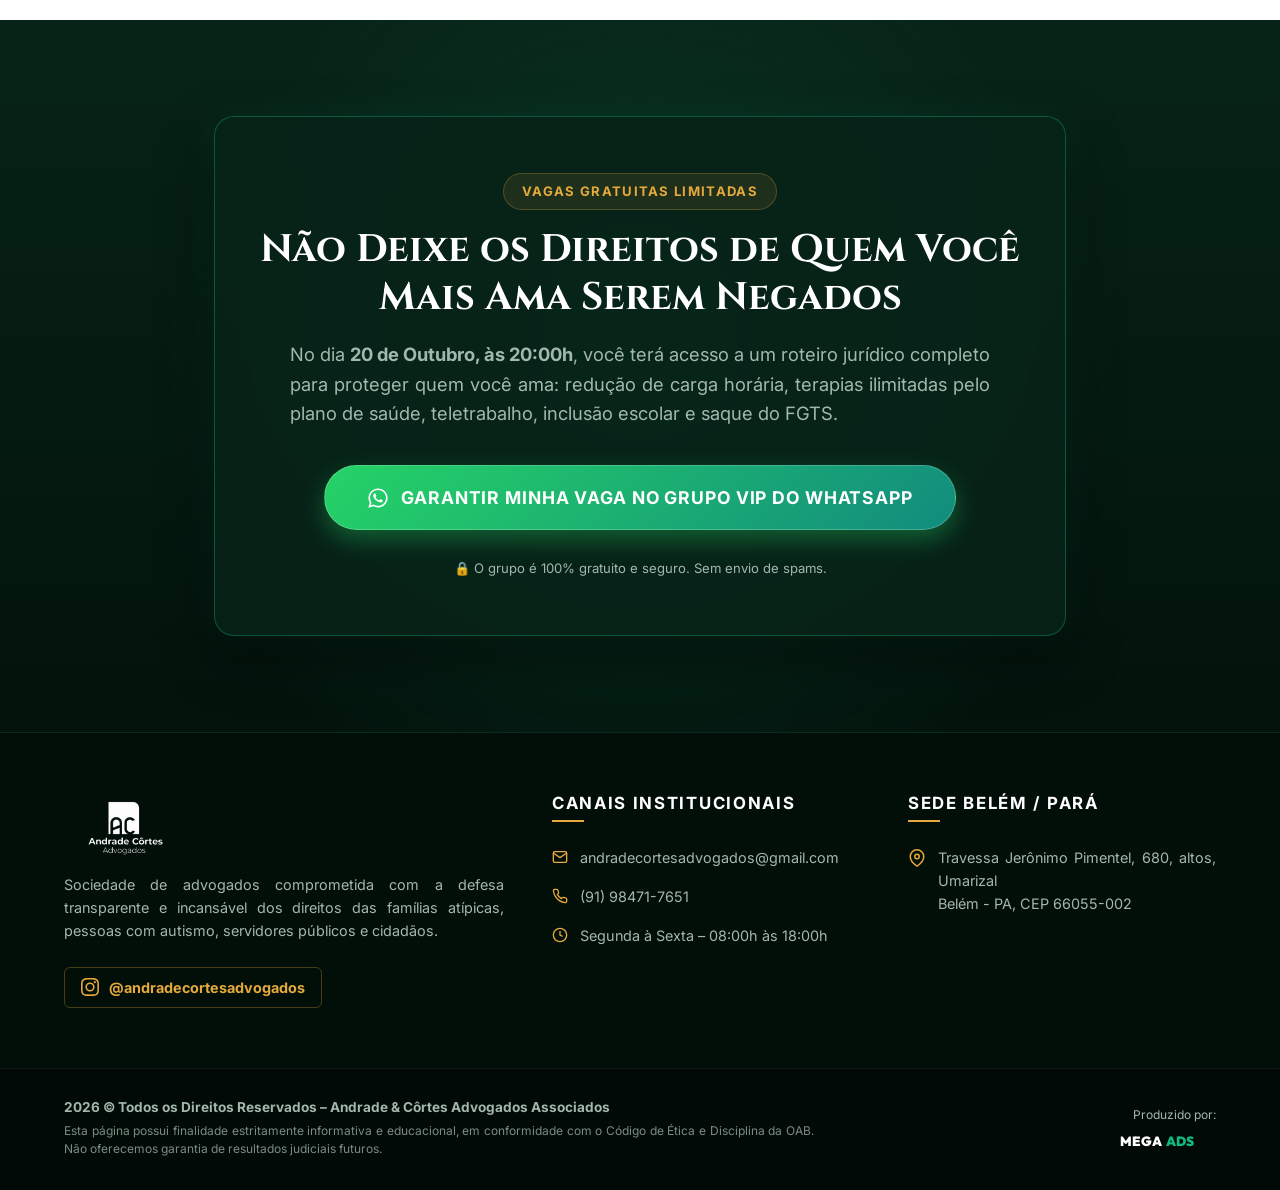
<file: palestra-autismo/index.html>
<!DOCTYPE html>
<!-- ==============================================================================
     LANDING PAGE DE EVENTO: PALESTRA SOBRE DIREITOS NO AUTISMO (TEA)
     Cliente: Andrade & Côrtes Advogados Associados
     Data do Evento: 20 de Outubro às 20h00
     Temas: Redução de Carga Horária, Plano de Saúde, Restituição de Gastos com Educação,
            Home Office, Inclusão Escolar e Saque do FGTS.
     ============================================================================== -->
<html lang="pt-BR">
<head>
    <!-- Metadados básicos para codificação e visualização responsiva em múltiplos dispositivos -->
    <meta charset="UTF-8">
    <meta name="viewport" content="width=device-width, initial-scale=1.0, viewport-fit=cover">
    
    <!-- Título otimizado para SEO, tráfego pago e conversão de evento sobre TEA -->
    <title>Palestra Online: Direitos das Famílias e Pessoas com Autismo (TEA) | Andrade & Côrtes Advogados</title>
    
    <!-- Meta Descrição com alto apelo de acolhimento e direitos para mães atípicas, pais e servidores -->
    <meta name="description" content="Participe da Palestra Online e Gratuita no dia 20 de Outubro às 20h. Descubra as principais garantias jurídicas no TEA: Redução de carga horária sem corte salarial, cobertura total de planos de saúde, restituição de gastos com educação e terapias, teletrabalho, inclusão escolar com mediador e saque do FGTS.">
    
    <!-- Open Graph (Metatags para compartilhamento atraente no WhatsApp, Facebook e Instagram) -->
    <meta property="og:title" content="Palestra Exclusiva: Direitos Fundamentais no Autismo (TEA) e Proteção às Famílias">
    <meta property="og:description" content="Encontro online ao vivo no dia 20/10 às 20h: Redução de carga horária, terapias ilimitadas pelo plano, teletrabalho, mediação escolar e saque do FGTS. Garanta seu acesso gratuito.">
    <meta property="og:image" content="./Assets/hero_autismo.jpg">
    <meta property="og:url" content="https://andradecortes.adv.br/lp/palestra-autismo/">
    <meta property="og:type" content="website">
    
    <!-- Twitter Card para visualização rica de cartões no Twitter/X -->
    <meta name="twitter:card" content="summary_large_image">
    <meta name="twitter:title" content="Palestra Direitos no Autismo (TEA) | Andrade & Côrtes Advogados">
    <meta name="twitter:description" content="Palestra online e gratuita dia 20 de Outubro às 20h. Participe do Grupo VIP do WhatsApp para receber o link ao vivo.">
    <meta name="twitter:image" content="./Assets/hero_autismo.jpg">

    <!-- Favicon institucional do escritório Andrade & Côrtes Advogados -->
    <link rel="icon" href="https://andradecortes.adv.br/lp/wp-content/uploads/2024/04/cropped-Orig-Vert-1-32x32.png" sizes="32x32">
    <link rel="icon" href="https://andradecortes.adv.br/lp/wp-content/uploads/2024/04/cropped-Orig-Vert-1-192x192.png" sizes="192x192">
    <link rel="apple-touch-icon" href="https://andradecortes.adv.br/lp/wp-content/uploads/2024/04/cropped-Orig-Vert-1-180x180.png">
    
    <!-- Script de compatibilidade de rota: normaliza a barra final na URL para carregamento seguro dos assets -->
    <script>
        // Corrige automaticamente requisições sem a barra final para preservar o caminho relativo correto dos arquivos
        if (window.location.pathname.endsWith('/palestra-autismo')) {
            window.location.replace(window.location.pathname + '/' + window.location.search + window.location.hash);
        }
    </script>
    
    <!-- Pré-conexão e importação das fontes Google Fonts (Cinzel, Inter e Outfit) -->
    <link rel="preconnect" href="https://fonts.googleapis.com">
    <link rel="preconnect" href="https://fonts.gstatic.com" crossorigin>
    <link href="https://fonts.googleapis.com/css2?family=Cinzel:wght@500;600;700;800&family=Inter:wght@300;400;500;600;700&family=Outfit:wght@400;500;600;700;900&display=swap" rel="stylesheet">
    
    <!-- Folha de estilos padronizada da Landing Page de Evento -->
    <link rel="stylesheet" href="./css/style.css">

    <!-- Google Tag Manager (GTM) para rastreamento de conversão em tráfego pago -->
    <script>
        // Inicializa o dataLayer para registro de eventos de conversão de leads
        window.dataLayer = window.dataLayer || [];
        (function(w,d,s,l,i){w[l]=w[l]||[];w[l].push({'gtm.start':
        new Date().getTime(),event:'gtm.js'});var f=d.getElementsByTagName(s)[0],
        j=d.createElement(s),dl=l!='dataLayer'?'&l='+l:'';j.async=true;j.src=
        'https://www.googletagmanager.com/gtm.js?id='+i+dl;f.parentNode.insertBefore(j,f);
        })(window,document,'script','dataLayer','GTM-P8DCJV3H');
    </script>
</head>
<body>
    <!-- Fallback do Google Tag Manager para navegadores sem suporte a scripts -->
    <noscript>
        <iframe src="https://www.googletagmanager.com/ns.html?id=GTM-P8DCJV3H" height="0" width="0" style="display:none;visibility:hidden"></iframe>
    </noscript>

    <!-- ==========================================================================
         1. CABEÇALHO FIXO COM LOGO E BOTÃO DIRETO PRO GRUPO VIP
         ========================================================================== -->
    <header id="main-header" class="header-fixed">
        <div class="container header-container">
            <!-- Logotipo Andrade & Côrtes Advogados Associados -->
            <a href="#" class="logo-link" aria-label="Voltar ao início">
                <div class="logo-wrapper">
                    <img src="./Assets/logo.webp" alt="Andrade & Côrtes Advogados Associados" class="logo-img" width="180" height="50">
                </div>
            </a>
            
            <!-- Botão de Ação Rápida no Cabeçalho direcionando para o Grupo VIP -->
            <a href="https://chat.whatsapp.com/FetzqEFaecZ8cpV2WDIaJS?s=cl&p=i&mlu=0&ilr=4" class="btn btn-sm btn-header btn-whatsapp-vip btn-whatsapp-track" data-location="header_autismo" target="_blank" rel="noopener noreferrer">
                <!-- Ícone SVG do WhatsApp -->
                <svg viewBox="0 0 448 512" width="16" height="16" fill="currentColor" xmlns="http://www.w3.org/2000/svg">
                    <path d="M380.9 97.1C339 55.1 283.2 32 223.9 32c-122.4 0-222 99.6-222 222 0 39.1 10.2 77.3 29.6 111L0 480l117.7-30.9c32.4 17.7 68.9 27 106.1 27h.1c122.3 0 224.1-99.6 224.1-222 0-59.3-25.2-115-67.1-157zm-157 341.6c-33.2 0-65.7-8.9-94-25.7l-6.7-4-69.8 18.3L72 359.2l-4.4-7c-18.5-29.4-28.2-63.3-28.2-98.2 0-101.7 82.8-184.5 184.6-184.5 49.3 0 95.6 19.2 130.4 54.1 34.8 34.9 56.2 81.2 56.1 130.5 0 101.8-84.9 184.6-186.6 184.6zm101.2-138.2c-5.5-2.8-32.8-16.2-37.9-18-5.1-1.9-8.8-2.8-12.5 2.8-3.7 5.6-14.3 18-17.6 21.8-3.2 3.7-6.5 4.2-12 1.4-32.6-16.3-54-29.1-75.5-66-5.7-9.8 5.7-9.1 16.3-30.3 1.8-3.7.9-6.9-.5-9.7-1.4-2.8-12.5-30.1-17.1-41.2-4.5-10.8-9.1-9.3-12.5-9.5-3.2-.2-6.9-.2-10.6-.2-3.7 0-9.7 1.4-14.8 6.9-5.1 5.6-19.4 19-19.4 46.3 0 27.3 19.9 53.7 22.6 57.4 2.8 3.7 39.1 59.7 94.8 83.8 35.2 15.2 49 16.5 66.6 13.9 10.7-1.6 32.8-13.4 37.4-26.4 4.6-13 4.6-24.1 3.2-26.4-1.3-2.5-5-3.9-10.5-6.6z"/>
                </svg>
                <span class="btn-text-desktop">Entrar no Grupo VIP</span>
                <span class="btn-text-mobile">Grupo VIP</span>
            </a>
        </div>
    </header>

    <!-- ==========================================================================
         2. HERO SECTION: PALESTRA EXCLUSIVA & CONTAGEM REGRESSIVA
         ========================================================================== -->
    <section id="hero" class="hero-section">
        <!-- Efeitos de iluminação ambiente dinâmicos -->
        <div class="hero-glow-1"></div>
        <div class="hero-glow-2"></div>
        <div class="hero-glow-3"></div>

        <!-- Container principal com informações centralizadas de alto impacto -->
        <div class="container hero-container hero-container-centered max-width-900 text-center">
            <div class="hero-content reveal-up">
                <!-- Badges de Autoridade do Evento -->
                <div class="hero-event-badge-bar">
                    <!-- Selo de transmissão ao vivo com pulso luminoso -->
                    <div class="badge-live-pulse">
                        <span class="live-dot"></span>
                        <span>Palestra Online & Ao Vivo</span>
                    </div>
                    <!-- Selo temático especial de Direitos no TEA -->
                    <div class="badge-tag-autismo">
                        <!-- Ícone de Coração com Laço de Inclusão -->
                        <svg viewBox="0 0 24 24" width="14" height="14" fill="none" stroke="currentColor" stroke-width="2" xmlns="http://www.w3.org/2000/svg">
                            <path d="M20.84 4.61a5.5 5.5 0 0 0-7.78 0L12 5.67l-1.06-1.06a5.5 5.5 0 0 0-7.78 7.78l1.06 1.06L12 21.23l7.78-7.78 1.06-1.06a5.5 5.5 0 0 0 0-7.78z"/>
                        </svg>
                        <span>Direitos no Autismo (TEA) & Famílias Atípicas</span>
                    </div>
                </div>

                <!-- Headline Principal (H1) focada nas vitórias jurídicas das famílias -->
                <h1>Garantias e Direitos Essenciais das Famílias e Pessoas com <span class="text-gradient-gold">Autismo (TEA)</span></h1>
                
                <!-- Subheadline detalhando os 6 temas centrais da palestra -->
                <p class="hero-subtext">
                    Descubra como a legislação brasileira e os tribunais superiores garantem proteção real aos pais, mães atípicas e dependentes no espectro autista: <strong>redução de carga horária sem corte de salário, terapias ilimitadas pelo plano de saúde, teletrabalho, inclusão escolar com mediador, restituição de despesas e saque do FGTS</strong>.
                </p>

                <!-- Informações Estruturadas do Evento em Cards Rápidos -->
                <div class="event-info-cards-grid">
                    <!-- Card de Data -->
                    <div class="event-info-item">
                        <div class="event-info-icon">
                            <svg viewBox="0 0 24 24" width="20" height="20" fill="none" stroke="currentColor" stroke-width="2" xmlns="http://www.w3.org/2000/svg">
                                <rect x="3" y="4" width="18" height="18" rx="2" ry="2"/>
                                <line x1="16" y1="2" x2="16" y2="6"/>
                                <line x1="8" y1="2" x2="8" y2="6"/>
                                <line x1="3" y1="10" x2="21" y2="10"/>
                            </svg>
                        </div>
                        <div class="event-info-text">
                            <span class="label">Data do Encontro</span>
                            <strong class="val">20 de Outubro</strong>
                        </div>
                    </div>

                    <!-- Card de Horário -->
                    <div class="event-info-item">
                        <div class="event-info-icon">
                            <svg viewBox="0 0 24 24" width="20" height="20" fill="none" stroke="currentColor" stroke-width="2" xmlns="http://www.w3.org/2000/svg">
                                <circle cx="12" cy="12" r="10"/>
                                <polyline points="12 6 12 12 16 14"/>
                            </svg>
                        </div>
                        <div class="event-info-text">
                            <span class="label">Horário de Início</span>
                            <strong class="val">20:00h (Horário de Brasília)</strong>
                        </div>
                    </div>

                    <!-- Card de Transmissão -->
                    <div class="event-info-item">
                        <div class="event-info-icon">
                            <svg viewBox="0 0 24 24" width="20" height="20" fill="none" stroke="currentColor" stroke-width="2" xmlns="http://www.w3.org/2000/svg">
                                <path d="M10 13a5 5 0 0 0 7.54.54l3-3a5 5 0 0 0-7.07-7.07l-1.72 1.71"/>
                                <path d="M14 11a5 5 0 0 0-7.54-.54l-3 3a5 5 0 0 0 7.07 7.07l1.71-1.71"/>
                            </svg>
                        </div>
                        <div class="event-info-text">
                            <span class="label">Onde Assistir</span>
                            <strong class="val">Link no Grupo VIP WhatsApp</strong>
                        </div>
                    </div>
                </div>

                <!-- Bloco de Contagem Regressiva Interativa configurado para 20 de Outubro -->
                <div class="countdown-box">
                    <div class="countdown-header">
                        <span>⏳ Tempo Restante Para a Transmissão:</span>
                        <small>Acesso 100% Gratuito no Grupo</small>
                    </div>
                    <div class="countdown-timer">
                        <div class="timer-unit">
                            <span id="timer-days" class="timer-num">00</span>
                            <span class="timer-label">Dias</span>
                        </div>
                        <span class="timer-colon">:</span>
                        <div class="timer-unit">
                            <span id="timer-hours" class="timer-num">00</span>
                            <span class="timer-label">Horas</span>
                        </div>
                        <span class="timer-colon">:</span>
                        <div class="timer-unit">
                            <span id="timer-minutes" class="timer-num">00</span>
                            <span class="timer-label">Min</span>
                        </div>
                        <span class="timer-colon">:</span>
                        <div class="timer-unit">
                            <span id="timer-seconds" class="timer-num">00</span>
                            <span class="timer-label">Seg</span>
                        </div>
                    </div>
                </div>

                <!-- Botão CTA Principal do Funil -->
                <div class="hero-cta-wrapper">
                    <a href="https://chat.whatsapp.com/FetzqEFaecZ8cpV2WDIaJS?s=cl&p=i&mlu=0&ilr=4" class="btn btn-lg btn-whatsapp-vip pulse-effect btn-whatsapp-track" data-location="hero_main_autismo" target="_blank" rel="noopener noreferrer">
                        <svg viewBox="0 0 448 512" width="22" height="22" fill="currentColor" xmlns="http://www.w3.org/2000/svg">
                            <path d="M380.9 97.1C339 55.1 283.2 32 223.9 32c-122.4 0-222 99.6-222 222 0 39.1 10.2 77.3 29.6 111L0 480l117.7-30.9c32.4 17.7 68.9 27 106.1 27h.1c122.3 0 224.1-99.6 224.1-222 0-59.3-25.2-115-67.1-157zm-157 341.6c-33.2 0-65.7-8.9-94-25.7l-6.7-4-69.8 18.3L72 359.2l-4.4-7c-18.5-29.4-28.2-63.3-28.2-98.2 0-101.7 82.8-184.5 184.6-184.5 49.3 0 95.6 19.2 130.4 54.1 34.8 34.9 56.2 81.2 56.1 130.5 0 101.8-84.9 184.6-186.6 184.6zm101.2-138.2c-5.5-2.8-32.8-16.2-37.9-18-5.1-1.9-8.8-2.8-12.5 2.8-3.7 5.6-14.3 18-17.6 21.8-3.2 3.7-6.5 4.2-12 1.4-32.6-16.3-54-29.1-75.5-66-5.7-9.8 5.7-9.1 16.3-30.3 1.8-3.7.9-6.9-.5-9.7-1.4-2.8-12.5-30.1-17.1-41.2-4.5-10.8-9.1-9.3-12.5-9.5-3.2-.2-6.9-.2-10.6-.2-3.7 0-9.7 1.4-14.8 6.9-5.1 5.6-19.4 19-19.4 46.3 0 27.3 19.9 53.7 22.6 57.4 2.8 3.7 39.1 59.7 94.8 83.8 35.2 15.2 49 16.5 66.6 13.9 10.7-1.6 32.8-13.4 37.4-26.4 4.6-13 4.6-24.1 3.2-26.4-1.3-2.5-5-3.9-10.5-6.6z"/>
                        </svg>
                        <span>Entrar no Grupo VIP & Garantir Minha Vaga</span>
                    </a>
                    <span class="cta-microcopy" style="justify-content: center;">
                        <svg viewBox="0 0 24 24" width="14" height="14" fill="none" stroke="#25D366" stroke-width="2" xmlns="http://www.w3.org/2000/svg">
                            <polyline points="20 6 9 17 4 12"/>
                        </svg>
                        Transmissão gratuita e exclusiva. O link da aula será enviado diretamente no grupo.
                    </span>
                </div>
            </div>
        </div>
    </section>

    <!-- ==========================================================================
         3. SEÇÃO DOS 6 TEMAS DA PALESTRA (OS TÓPICOS SOLICITADOS PELO CLIENTE)
         ========================================================================== -->
    <section id="conteudo-palestra" class="section-padding topics-section">
        <div class="container text-center">
            <span class="section-subtitle">Conteúdo Programático Exclusivo</span>
            <h2 class="section-title">O Que Você Vai Descobrir na <span class="text-gradient-gold">Palestra do Dia 20/10</span></h2>
            <p class="section-desc max-width-800">
                Uma análise aprofundada, humana e prática das teses consagradas pelo STF, STJ e Tribunais de Justiça que resguardam os direitos fundamentais de quem vive a realidade do Transtorno do Espectro Autista.
            </p>
        </div>

        <div class="container topics-grid">
            <!-- TEMA 1: Redução de Carga Horária -->
            <div class="topic-card reveal-up">
                <span class="topic-badge-number">01</span>
                <div class="topic-icon">
                    <!-- Ícone de Relógio com Escudo de Proteção -->
                    <svg viewBox="0 0 24 24" width="30" height="30" fill="none" stroke="currentColor" stroke-width="2" stroke-linecap="round" stroke-linejoin="round" xmlns="http://www.w3.org/2000/svg">
                        <circle cx="12" cy="12" r="10"/>
                        <polyline points="12 6 12 12 16 14"/>
                        <path d="M12 2v2M12 20v2M2 12h2M20 12h2"/>
                    </svg>
                </div>
                <h3>Redução de Carga Horária</h3>
                <p>
                    Pais e responsáveis por pessoa com TEA têm direito à redução da jornada de trabalho (geralmente entre 30% a 50%) para acompanhar rotinas intensivas de terapias. Válido para servidores públicos (federais, estaduais e municipais) e empregados sob regime da CLT, <strong>sem qualquer redução no salário</strong> e sem necessidade de compensação de horas.
                </p>
                <div class="topic-highlight">
                    Tema 1097/STF: Redução de jornada sem desconto salarial nem banco de horas compensatório.
                </div>
            </div>

            <!-- TEMA 2: Plano de Saúde (Terapias Ilimitadas) -->
            <div class="topic-card reveal-up" style="animation-delay: 50ms;">
                <span class="topic-badge-number">02</span>
                <div class="topic-icon">
                    <!-- Ícone de Escudo de Saúde / Cuidado Médico -->
                    <svg viewBox="0 0 24 24" width="30" height="30" fill="none" stroke="currentColor" stroke-width="2" stroke-linecap="round" stroke-linejoin="round" xmlns="http://www.w3.org/2000/svg">
                        <path d="M12 22s8-4 8-10V5l-8-3-8 3v7c0 6 8 10 8 10z"/>
                        <line x1="12" y1="8" x2="12" y2="14"/>
                        <line x1="9" y1="11" x2="15" y2="11"/>
                    </svg>
                </div>
                <h3>Plano de Saúde & Terapias</h3>
                <p>
                    Planos de saúde não podem limitar o número de sessões terapêuticas prescritas pelo médico (Método ABA, Fonoaudiologia, Terapia Ocupacional com Integração Sensorial, Psicopedagogia e Fisioterapia). Mostraremos a ilegalidade das negativas da operadora e como exigir reembolso integral quando não houver clínica credenciada apta.
                </p>
                <div class="topic-highlight">
                    Súmulas dos Tribunais e Resoluções da ANS garantem cobertura integral e ilimitada.
                </div>
            </div>

            <!-- TEMA 3: Restituição de Gasto com Educação -->
            <div class="topic-card reveal-up" style="animation-delay: 100ms;">
                <span class="topic-badge-number">03</span>
                <div class="topic-icon">
                    <!-- Ícone de Recibo / Reembolso Financeiro -->
                    <svg viewBox="0 0 24 24" width="30" height="30" fill="none" stroke="currentColor" stroke-width="2" stroke-linecap="round" stroke-linejoin="round" xmlns="http://www.w3.org/2000/svg">
                        <path d="M14 2H6a2 2 0 0 0-2 2v16a2 2 0 0 0 2 2h12a2 2 0 0 0 2-2V8z"/>
                        <polyline points="14 2 14 8 20 8"/>
                        <line x1="16" y1="13" x2="8" y2="13"/>
                        <line x1="16" y1="17" x2="8" y2="17"/>
                        <polyline points="10 9 9 9 8 9"/>
                    </svg>
                </div>
                <h3>Restituição de Gastos com Educação</h3>
                <p>
                    Quando o Estado ou o município falham em prover professor de apoio individualizado ou quando a família precisou custear do próprio bolso mediadores, materiais adaptados e terapias complementares essenciais, é possível pleitear a restituição integral das quantias despendidas por meio de reparação e ressarcimento judicial.
                </p>
                <div class="topic-highlight">
                    Ressarcimento judicial de valores pagos indevidamente por omissão do poder público.
                </div>
            </div>

            <!-- TEMA 4: Home Office / Teletrabalho Especial -->
            <div class="topic-card reveal-up" style="animation-delay: 150ms;">
                <span class="topic-badge-number">04</span>
                <div class="topic-icon">
                    <!-- Ícone de Home Office / Computador com Casa -->
                    <svg viewBox="0 0 24 24" width="30" height="30" fill="none" stroke="currentColor" stroke-width="2" stroke-linecap="round" stroke-linejoin="round" xmlns="http://www.w3.org/2000/svg">
                        <path d="M3 9l9-7 9 7v11a2 2 0 0 1-2 2H5a2 2 0 0 1-2-2z"/>
                        <polyline points="9 22 9 12 15 12 15 22"/>
                    </svg>
                </div>
                <h3>Home Office e Teletrabalho</h3>
                <p>
                    Acompanhar uma criança com autismo exige presença constante em consultas, acolhimento de crises e manejo sensorial diário. O teletrabalho ou home office especial tem sido deferido judicialmente tanto no setor público quanto em empresas privadas como medida protetiva essencial ao melhor interesse do menor.
                </p>
                <div class="topic-highlight">
                    Conversão para teletrabalho preservando a carreira e o apoio intensivo ao dependente.
                </div>
            </div>

            <!-- TEMA 5: Inclusão Escolar -->
            <div class="topic-card reveal-up" style="animation-delay: 200ms;">
                <span class="topic-badge-number">05</span>
                <div class="topic-icon">
                    <!-- Ícone de Educação / Escola e Inclusão -->
                    <svg viewBox="0 0 24 24" width="30" height="30" fill="none" stroke="currentColor" stroke-width="2" stroke-linecap="round" stroke-linejoin="round" xmlns="http://www.w3.org/2000/svg">
                        <path d="M22 10v6M2 10l10-5 10 5-10 5z"/>
                        <path d="M6 12v5c3 3 9 3 12 0v-5"/>
                    </svg>
                </div>
                <h3>Inclusão Escolar Sem Taxas Extras</h3>
                <p>
                    A Lei Berenice Piana (Lei nº 12.764/12) assegura acompanhante especializado em sala de aula na rede pública e particular. É proibido às escolas cobrar taxa adicional, repassar custo de mediador à família ou recusar matrícula. Abordaremos como compelir a instituição de ensino a adaptar materiais e fornecer suporte pedagógico adequado.
                </p>
                <div class="topic-highlight">
                    Direito ao mediador especializado e veto absoluto à cobrança de mensalidade diferenciada.
                </div>
            </div>

            <!-- TEMA 6: Saque FGTS -->
            <div class="topic-card reveal-up" style="animation-delay: 250ms;">
                <span class="topic-badge-number">06</span>
                <div class="topic-icon">
                    <!-- Ícone de Cofre / FGTS / Dinheiro Seguro -->
                    <svg viewBox="0 0 24 24" width="30" height="30" fill="none" stroke="currentColor" stroke-width="2" stroke-linecap="round" stroke-linejoin="round" xmlns="http://www.w3.org/2000/svg">
                        <line x1="12" y1="1" x2="12" y2="23"/>
                        <path d="M17 5H9.5a3.5 3.5 0 0 0 0 7h5a3.5 3.5 0 0 1 0 7H6"/>
                    </svg>
                </div>
                <h3>Saque Integral do FGTS</h3>
                <p>
                    Embora o rol da Lei 8.036/90 cite doenças graves de forma expressa, o Superior Tribunal de Justiça (STJ) pacificou o entendimento de que a lista é exemplificativa. Trabalhadores que possuem filho ou dependente diagnosticado com TEA têm o direito legítimo de sacar o saldo total do FGTS para custear terapias, adaptações e tratamentos.
                </p>
                <div class="topic-highlight">
                    Jurisprudência consolidada do STJ para liberação imediata do saldo das contas vinculadas.
                </div>
            </div>
        </div>

        <!-- Botão Intermediário de Conversão -->
        <div class="container text-center mt-5">
            <a href="https://chat.whatsapp.com/FetzqEFaecZ8cpV2WDIaJS?s=cl&p=i&mlu=0&ilr=4" class="btn btn-lg btn-whatsapp-vip btn-whatsapp-track section-cta-btn" data-location="topics_middle_autismo" target="_blank" rel="noopener noreferrer">
                <svg viewBox="0 0 448 512" width="20" height="20" fill="currentColor" xmlns="http://www.w3.org/2000/svg">
                    <path d="M380.9 97.1C339 55.1 283.2 32 223.9 32c-122.4 0-222 99.6-222 222 0 39.1 10.2 77.3 29.6 111L0 480l117.7-30.9c32.4 17.7 68.9 27 106.1 27h.1c122.3 0 224.1-99.6 224.1-222 0-59.3-25.2-115-67.1-157zm-157 341.6c-33.2 0-65.7-8.9-94-25.7l-6.7-4-69.8 18.3L72 359.2l-4.4-7c-18.5-29.4-28.2-63.3-28.2-98.2 0-101.7 82.8-184.5 184.6-184.5 49.3 0 95.6 19.2 130.4 54.1 34.8 34.9 56.2 81.2 56.1 130.5 0 101.8-84.9 184.6-186.6 184.6zm101.2-138.2c-5.5-2.8-32.8-16.2-37.9-18-5.1-1.9-8.8-2.8-12.5 2.8-3.7 5.6-14.3 18-17.6 21.8-3.2 3.7-6.5 4.2-12 1.4-32.6-16.3-54-29.1-75.5-66-5.7-9.8 5.7-9.1 16.3-30.3 1.8-3.7.9-6.9-.5-9.7-1.4-2.8-12.5-30.1-17.1-41.2-4.5-10.8-9.1-9.3-12.5-9.5-3.2-.2-6.9-.2-10.6-.2-3.7 0-9.7 1.4-14.8 6.9-5.1 5.6-19.4 19-19.4 46.3 0 27.3 19.9 53.7 22.6 57.4 2.8 3.7 39.1 59.7 94.8 83.8 35.2 15.2 49 16.5 66.6 13.9 10.7-1.6 32.8-13.4 37.4-26.4 4.6-13 4.6-24.1 3.2-26.4-1.3-2.5-5-3.9-10.5-6.6z"/>
                </svg>
                <span>Quero Participar Gratuitamente no Dia 20/10</span>
            </a>
            <p class="cta-microcopy mt-2 text-center" style="justify-content: center;">
                Transmissão online fechada pelo Grupo VIP. Não haverá gravação pública aberta.
            </p>
        </div>
    </section>

    <!-- ==========================================================================
         4. SEÇÃO PÚBLICO-ALVO: "PARA QUEM É ESTA PALESTRA?"
         ========================================================================== -->
    <section id="publico-alvo" class="section-padding audience-section">
        <div class="container text-center">
            <span class="section-subtitle">Quem Deve Participar</span>
            <h2 class="section-title text-white">Esta Palestra é Feita Sob Medida Para:</h2>
            <p class="section-desc text-light max-width-650">
                Se você vive ou convive com as batalhas diárias da inclusão e do desenvolvimento no autismo, este encontro trará clareza jurídica e segurança para a sua família.
            </p>
        </div>

        <div class="container audience-grid">
            <!-- Card Categoria 1: Mães e Pais Atípicos -->
            <div class="audience-card reveal-up">
                <div class="audience-header">
                    <div class="audience-icon">
                        <svg viewBox="0 0 24 24" width="24" height="24" fill="none" stroke="currentColor" stroke-width="2" xmlns="http://www.w3.org/2000/svg">
                            <path d="M20.84 4.61a5.5 5.5 0 0 0-7.78 0L12 5.67l-1.06-1.06a5.5 5.5 0 0 0-7.78 7.78l1.06 1.06L12 21.23l7.78-7.78 1.06-1.06a5.5 5.5 0 0 0 0-7.78z"/>
                        </svg>
                    </div>
                    <h4>Mães e Pais Atípicos</h4>
                </div>
                <p>Famílias sobrecarregadas com negativas de planos de saúde, dificuldades de custeio de terapias e falta de apoio escolar qualificado.</p>
            </div>

            <!-- Card Categoria 2: Servidores Públicos -->
            <div class="audience-card reveal-up" style="animation-delay: 50ms;">
                <div class="audience-header">
                    <div class="audience-icon">
                        <svg viewBox="0 0 24 24" width="24" height="24" fill="none" stroke="currentColor" stroke-width="2" xmlns="http://www.w3.org/2000/svg">
                            <rect x="2" y="7" width="20" height="14" rx="2" ry="2"/>
                            <path d="M16 21V5a2 2 0 0 0-2-2h-4a2 2 0 0 0-2 2v16"/>
                        </svg>
                    </div>
                    <h4>Servidores Públicos</h4>
                </div>
                <p>Servidores federais, estaduais e municipais que buscam reduzir a jornada de trabalho de 30% a 50% sem desconto salarial ou obter teletrabalho.</p>
            </div>

            <!-- Card Categoria 3: Trabalhadores CLT -->
            <div class="audience-card reveal-up" style="animation-delay: 100ms;">
                <div class="audience-header">
                    <div class="audience-icon">
                        <svg viewBox="0 0 24 24" width="24" height="24" fill="none" stroke="currentColor" stroke-width="2" xmlns="http://www.w3.org/2000/svg">
                            <path d="M16 21v-2a4 4 0 0 0-4-4H6a4 4 0 0 0-4 4v2"/>
                            <circle cx="9" cy="7" r="4"/>
                            <polyline points="16 11 18 13 22 9"/>
                        </svg>
                    </div>
                    <h4>Trabalhadores CLT</h4>
                </div>
                <p>Profissionais da iniciativa privada que necessitam de adaptação de horário, concessão de home office ou liberação emergencial do FGTS.</p>
            </div>

            <!-- Card Categoria 4: Adultos no Espectro -->
            <div class="audience-card reveal-up" style="animation-delay: 150ms;">
                <div class="audience-header">
                    <div class="audience-icon">
                        <svg viewBox="0 0 24 24" width="24" height="24" fill="none" stroke="currentColor" stroke-width="2" xmlns="http://www.w3.org/2000/svg">
                            <circle cx="12" cy="12" r="10"/>
                            <path d="M12 16v-4M12 8h.01"/>
                        </svg>
                    </div>
                    <h4>Pessoas com TEA Adultas</h4>
                </div>
                <p>Pessoas com diagnóstico de autismo que buscam seus direitos a cotas em concursos, adaptações razoáveis no trabalho e tratamentos integrais.</p>
            </div>

            <!-- Card Categoria 5: Educadores e Mediadores -->
            <div class="audience-card reveal-up" style="animation-delay: 200ms;">
                <div class="audience-header">
                    <div class="audience-icon">
                        <svg viewBox="0 0 24 24" width="24" height="24" fill="none" stroke="currentColor" stroke-width="2" xmlns="http://www.w3.org/2000/svg">
                            <path d="M4 19.5A2.5 2.5 0 0 1 6.5 17H20"/>
                            <path d="M6.5 2H20v20H6.5A2.5 2.5 0 0 1 4 19.5v-15A2.5 2.5 0 0 1 6.5 2z"/>
                        </svg>
                    </div>
                    <h4>Educadores e Terapeutas</h4>
                </div>
                <p>Profissionais que atuam na linha de frente do desenvolvimento infantil e desejam orientar as famílias com respaldo técnico e legal.</p>
            </div>

            <!-- Card Categoria 6: Quem Sofreu Negativas -->
            <div class="audience-card reveal-up" style="animation-delay: 250ms;">
                <div class="audience-header">
                    <div class="audience-icon">
                        <svg viewBox="0 0 24 24" width="24" height="24" fill="none" stroke="currentColor" stroke-width="2" xmlns="http://www.w3.org/2000/svg">
                            <circle cx="12" cy="12" r="10"/>
                            <line x1="4.93" y1="4.93" x2="19.07" y2="19.07"/>
                        </svg>
                    </div>
                    <h4>Famílias com Pedidos Negados</h4>
                </div>
                <p>Quem já teve pedido de redução de jornada indeferido, limitação de terapias pelo convênio ou recusa de mediador pela escola.</p>
            </div>
        </div>
    </section>

    <!-- ==========================================================================
         5. PASSO A PASSO SIMPLES: COMO GARANTIR SEU ACESSO À PALESTRA
         ========================================================================== -->
    <section id="como-funciona" class="section-padding steps-section">
        <div class="container text-center">
            <span class="section-subtitle">Passo a Passo Simples</span>
            <h2 class="section-title">Como Participar da Palestra em <span class="text-gradient-gold">3 Etapas Rápidas</span></h2>
            <p class="section-desc max-width-650">
                Todo o processo é direto e sem burocracia. Você não precisa preencher formulários extensos.
            </p>
        </div>

        <div class="container steps-container">
            <!-- Passo 1 -->
            <div class="step-card reveal-up">
                <div class="step-number-circle">1</div>
                <h3>Entre no Grupo VIP</h3>
                <p>Clique no botão verde nesta página e entre no grupo silencioso e exclusivo no WhatsApp reservado aos participantes da palestra.</p>
            </div>

            <!-- Passo 2 -->
            <div class="step-card reveal-up" style="animation-delay: 100ms;">
                <div class="step-number-circle">2</div>
                <h3>Receba o Link de Acesso</h3>
                <p>No dia 20 de Outubro, 15 minutos antes das 20h, nossa equipe enviará o link seguro da transmissão ao vivo exclusivamente dentro do grupo.</p>
            </div>

            <!-- Passo 3 -->
            <div class="step-card reveal-up" style="animation-delay: 200ms;">
                <div class="step-number-circle">3</div>
                <h3>Assista e Tire Suas Dúvidas</h3>
                <p>Participe ao vivo, conheça seus direitos com os advogados especialistas e compreenda o caminho legal mais seguro para sua família.</p>
            </div>
        </div>

        <!-- Botão CTA Centralizado -->
        <div class="container text-center mt-5">
            <a href="https://chat.whatsapp.com/FetzqEFaecZ8cpV2WDIaJS?s=cl&p=i&mlu=0&ilr=4" class="btn btn-lg btn-whatsapp-vip btn-whatsapp-track section-cta-btn" data-location="steps_bottom_autismo" target="_blank" rel="noopener noreferrer">
                <svg viewBox="0 0 448 512" width="20" height="20" fill="currentColor" xmlns="http://www.w3.org/2000/svg">
                    <path d="M380.9 97.1C339 55.1 283.2 32 223.9 32c-122.4 0-222 99.6-222 222 0 39.1 10.2 77.3 29.6 111L0 480l117.7-30.9c32.4 17.7 68.9 27 106.1 27h.1c122.3 0 224.1-99.6 224.1-222 0-59.3-25.2-115-67.1-157zm-157 341.6c-33.2 0-65.7-8.9-94-25.7l-6.7-4-69.8 18.3L72 359.2l-4.4-7c-18.5-29.4-28.2-63.3-28.2-98.2 0-101.7 82.8-184.5 184.6-184.5 49.3 0 95.6 19.2 130.4 54.1 34.8 34.9 56.2 81.2 56.1 130.5 0 101.8-84.9 184.6-186.6 184.6zm101.2-138.2c-5.5-2.8-32.8-16.2-37.9-18-5.1-1.9-8.8-2.8-12.5 2.8-3.7 5.6-14.3 18-17.6 21.8-3.2 3.7-6.5 4.2-12 1.4-32.6-16.3-54-29.1-75.5-66-5.7-9.8 5.7-9.1 16.3-30.3 1.8-3.7.9-6.9-.5-9.7-1.4-2.8-12.5-30.1-17.1-41.2-4.5-10.8-9.1-9.3-12.5-9.5-3.2-.2-6.9-.2-10.6-.2-3.7 0-9.7 1.4-14.8 6.9-5.1 5.6-19.4 19-19.4 46.3 0 27.3 19.9 53.7 22.6 57.4 2.8 3.7 39.1 59.7 94.8 83.8 35.2 15.2 49 16.5 66.6 13.9 10.7-1.6 32.8-13.4 37.4-26.4 4.6-13 4.6-24.1 3.2-26.4-1.3-2.5-5-3.9-10.5-6.6z"/>
                </svg>
                <span>Acessar o Grupo VIP Agora</span>
            </a>
        </div>
    </section>

    <!-- ==========================================================================
         6. PROVA SOCIAL, NÚMEROS E AVALIAÇÕES GOOGLE
         ========================================================================== -->
    <section id="prova-social" class="section-padding social-proof-section">
        <div class="container text-center">
            <span class="section-subtitle">Credibilidade Comprovada</span>
            <h2 class="section-title text-white">Resultados Construídos com Ética e Firmeza</h2>
        </div>

        <!-- Contadores Numéricos Animados -->
        <div class="container grid-3 stats-container mt-4 text-center">
            <div class="stat-item reveal-up">
                <span class="stat-number" data-target="15000">+0</span>
                <span class="stat-label">Atendimentos Realizados</span>
            </div>
            <div class="stat-item reveal-up" style="animation-delay: 100ms;">
                <span class="stat-number" data-target="23">+0</span>
                <span class="stat-label">Anos de Experiência Jurídica</span>
            </div>
            <div class="stat-item reveal-up" style="animation-delay: 200ms;">
                <span class="stat-number" data-target="98">%0</span>
                <span class="stat-label">Índice de Satisfação</span>
            </div>
        </div>

        <!-- Caixa de Avaliação Consolidada Google 4.9 -->
        <div class="container mt-5 text-center">
            <div class="google-consolidated-box reveal-up">
                <div class="google-logo-wrapper">
                    <svg viewBox="0 0 24 24" width="36" height="36" xmlns="http://www.w3.org/2000/svg">
                        <path d="M22.56 12.25c0-.78-.07-1.53-.2-2.25H12v4.26h5.92c-.26 1.37-1.04 2.53-2.21 3.31v2.77h3.57c2.08-1.92 3.28-4.74 3.28-8.09z" fill="#4285F4"/>
                        <path d="M12 23c2.97 0 5.46-.98 7.28-2.66l-3.57-2.77c-.98.66-2.23 1.06-3.71 1.06-2.86 0-5.29-1.93-6.16-4.53H2.18v2.84C3.99 20.53 7.7 23 12 23z" fill="#34A853"/>
                        <path d="M5.84 14.09c-.22-.66-.35-1.36-.35-2.09s.13-1.43.35-2.09V7.06H2.18C1.43 8.55 1 10.22 1 12s.43 3.45 1.18 4.94l2.85-2.22.81-.63z" fill="#FBBC05"/>
                        <path d="M12 5.38c1.62 0 3.06.56 4.21 1.64l3.15-3.15C17.45 2.09 14.97 1 12 1 7.7 1 3.99 3.47 2.18 7.06l3.66 2.84c.87-2.6 3.3-4.52 6.16-4.52z" fill="#EA4335"/>
                    </svg>
                </div>
                <div class="google-stars-wrapper">
                    <div class="stars">
                        <svg viewBox="0 0 24 24" width="18" height="18" fill="#FABB05" xmlns="http://www.w3.org/2000/svg"><path d="M12 17.27L18.18 21l-1.64-7.03L22 9.24l-7.19-.61L12 2 9.19 8.63 2 9.24l5.46 4.73L5.82 21z"/></svg>
                        <svg viewBox="0 0 24 24" width="18" height="18" fill="#FABB05" xmlns="http://www.w3.org/2000/svg"><path d="M12 17.27L18.18 21l-1.64-7.03L22 9.24l-7.19-.61L12 2 9.19 8.63 2 9.24l5.46 4.73L5.82 21z"/></svg>
                        <svg viewBox="0 0 24 24" width="18" height="18" fill="#FABB05" xmlns="http://www.w3.org/2000/svg"><path d="M12 17.27L18.18 21l-1.64-7.03L22 9.24l-7.19-.61L12 2 9.19 8.63 2 9.24l5.46 4.73L5.82 21z"/></svg>
                        <svg viewBox="0 0 24 24" width="18" height="18" fill="#FABB05" xmlns="http://www.w3.org/2000/svg"><path d="M12 17.27L18.18 21l-1.64-7.03L22 9.24l-7.19-.61L12 2 9.19 8.63 2 9.24l5.46 4.73L5.82 21z"/></svg>
                        <svg viewBox="0 0 24 24" width="18" height="18" fill="#FABB05" xmlns="http://www.w3.org/2000/svg"><path d="M12 17.27L18.18 21l-1.64-7.03L22 9.24l-7.19-.61L12 2 9.19 8.63 2 9.24l5.46 4.73L5.82 21z"/></svg>
                    </div>
                    <p class="google-rating-text">Classificação <strong>4.9 de 5 estrelas</strong> no Google com centenas de famílias acolhidas.</p>
                </div>
            </div>
        </div>

        <!-- 3 Depoimentos de Famílias Acolhidas -->
        <div class="container grid-3 reviews-grid">
            <!-- Depoimento 1 -->
            <div class="review-card reveal-up">
                <div class="review-header">
                    <div class="avatar-circle">M</div>
                    <div class="review-author">
                        <span class="author-name">Mariana C.</span>
                        <span class="author-subtitle">Mãe atípica & Servidora Pública</span>
                    </div>
                </div>
                <div class="stars-review">
                    <svg viewBox="0 0 24 24" width="14" height="14" fill="#FABB05" xmlns="http://www.w3.org/2000/svg"><path d="M12 17.27L18.18 21l-1.64-7.03L22 9.24l-7.19-.61L12 2 9.19 8.63 2 9.24l5.46 4.73L5.82 21z"/></svg>
                    <svg viewBox="0 0 24 24" width="14" height="14" fill="#FABB05" xmlns="http://www.w3.org/2000/svg"><path d="M12 17.27L18.18 21l-1.64-7.03L22 9.24l-7.19-.61L12 2 9.19 8.63 2 9.24l5.46 4.73L5.82 21z"/></svg>
                    <svg viewBox="0 0 24 24" width="14" height="14" fill="#FABB05" xmlns="http://www.w3.org/2000/svg"><path d="M12 17.27L18.18 21l-1.64-7.03L22 9.24l-7.19-.61L12 2 9.19 8.63 2 9.24l5.46 4.73L5.82 21z"/></svg>
                    <svg viewBox="0 0 24 24" width="14" height="14" fill="#FABB05" xmlns="http://www.w3.org/2000/svg"><path d="M12 17.27L18.18 21l-1.64-7.03L22 9.24l-7.19-.61L12 2 9.19 8.63 2 9.24l5.46 4.73L5.82 21z"/></svg>
                    <svg viewBox="0 0 24 24" width="14" height="14" fill="#FABB05" xmlns="http://www.w3.org/2000/svg"><path d="M12 17.27L18.18 21l-1.64-7.03L22 9.24l-7.19-.61L12 2 9.19 8.63 2 9.24l5.46 4.73L5.82 21z"/></svg>
                </div>
                <p>"Eu precisava levar meu filho três vezes na semana para fono e TO e vivia esgotada tentando compensar horas de madrugada. Consegui a redução de 50% da carga horária sem perda de um único centavo de salário. Isso mudou a vida da nossa família!"</p>
            </div>

            <!-- Depoimento 2 -->
            <div class="review-card reveal-up" style="animation-delay: 100ms;">
                <div class="review-header">
                    <div class="avatar-circle">R</div>
                    <div class="review-author">
                        <span class="author-name">Rodrigo M.</span>
                        <span class="author-subtitle">Pai de Criança com TEA</span>
                    </div>
                </div>
                <div class="stars-review">
                    <svg viewBox="0 0 24 24" width="14" height="14" fill="#FABB05" xmlns="http://www.w3.org/2000/svg"><path d="M12 17.27L18.18 21l-1.64-7.03L22 9.24l-7.19-.61L12 2 9.19 8.63 2 9.24l5.46 4.73L5.82 21z"/></svg>
                    <svg viewBox="0 0 24 24" width="14" height="14" fill="#FABB05" xmlns="http://www.w3.org/2000/svg"><path d="M12 17.27L18.18 21l-1.64-7.03L22 9.24l-7.19-.61L12 2 9.19 8.63 2 9.24l5.46 4.73L5.82 21z"/></svg>
                    <svg viewBox="0 0 24 24" width="14" height="14" fill="#FABB05" xmlns="http://www.w3.org/2000/svg"><path d="M12 17.27L18.18 21l-1.64-7.03L22 9.24l-7.19-.61L12 2 9.19 8.63 2 9.24l5.46 4.73L5.82 21z"/></svg>
                    <svg viewBox="0 0 24 24" width="14" height="14" fill="#FABB05" xmlns="http://www.w3.org/2000/svg"><path d="M12 17.27L18.18 21l-1.64-7.03L22 9.24l-7.19-.61L12 2 9.19 8.63 2 9.24l5.46 4.73L5.82 21z"/></svg>
                    <svg viewBox="0 0 24 24" width="14" height="14" fill="#FABB05" xmlns="http://www.w3.org/2000/svg"><path d="M12 17.27L18.18 21l-1.64-7.03L22 9.24l-7.19-.61L12 2 9.19 8.63 2 9.24l5.46 4.73L5.82 21z"/></svg>
                </div>
                <p>"O convênio se recusava a cobrir o método ABA alegando limitação pelo rol da ANS. Graças à atuação jurídica firme, conseguimos a liberação total das terapias e o reembolso integral das clínicas particulares que já havíamos pago."</p>
            </div>

            <!-- Depoimento 3 -->
            <div class="review-card reveal-up" style="animation-delay: 200ms;">
                <div class="review-header">
                    <div class="avatar-circle">C</div>
                    <div class="review-author">
                        <span class="author-name">Carla S.</span>
                        <span class="author-subtitle">Mãe atípica & Advogada em outra área</span>
                    </div>
                </div>
                <div class="stars-review">
                    <svg viewBox="0 0 24 24" width="14" height="14" fill="#FABB05" xmlns="http://www.w3.org/2000/svg"><path d="M12 17.27L18.18 21l-1.64-7.03L22 9.24l-7.19-.61L12 2 9.19 8.63 2 9.24l5.46 4.73L5.82 21z"/></svg>
                    <svg viewBox="0 0 24 24" width="14" height="14" fill="#FABB05" xmlns="http://www.w3.org/2000/svg"><path d="M12 17.27L18.18 21l-1.64-7.03L22 9.24l-7.19-.61L12 2 9.19 8.63 2 9.24l5.46 4.73L5.82 21z"/></svg>
                    <svg viewBox="0 0 24 24" width="14" height="14" fill="#FABB05" xmlns="http://www.w3.org/2000/svg"><path d="M12 17.27L18.18 21l-1.64-7.03L22 9.24l-7.19-.61L12 2 9.19 8.63 2 9.24l5.46 4.73L5.82 21z"/></svg>
                    <svg viewBox="0 0 24 24" width="14" height="14" fill="#FABB05" xmlns="http://www.w3.org/2000/svg"><path d="M12 17.27L18.18 21l-1.64-7.03L22 9.24l-7.19-.61L12 2 9.19 8.63 2 9.24l5.46 4.73L5.82 21z"/></svg>
                    <svg viewBox="0 0 24 24" width="14" height="14" fill="#FABB05" xmlns="http://www.w3.org/2000/svg"><path d="M12 17.27L18.18 21l-1.64-7.03L22 9.24l-7.19-.61L12 2 9.19 8.63 2 9.24l5.46 4.73L5.82 21z"/></svg>
                </div>
                <p>"A escola privada tentou me cobrar uma taxa extra de 40% na mensalidade para colocar mediador em sala. Com a intervenção correta, a cobrança foi cancelada e meu filho teve o apoio garantido com dignidade e respeito à legislação."</p>
            </div>
        </div>
    </section>

    <!-- ==========================================================================
         7. SEÇÃO DE PERGUNTAS FREQUENTES (FAQ COM ACORDEÃO INTERATIVO)
         ========================================================================== -->
    <section id="faq" class="section-padding bg-light">
        <div class="container text-center">
            <span class="section-subtitle">Tire Suas Dúvidas</span>
            <h2 class="section-title">Perguntas Frequentes Sobre o Evento e Direitos no TEA</h2>
            <p class="section-desc max-width-650">
                Reunimos as respostas para as principais dúvidas sobre a participação na palestra e as medidas cabíveis.
            </p>
        </div>

        <div class="container max-width-800 mt-5">
            <div class="faq-list">
                <!-- Item FAQ 1 -->
                <div class="faq-item">
                    <button class="faq-trigger" aria-expanded="false">
                        <span>A palestra é realmente 100% gratuita?</span>
                        <svg class="faq-icon" viewBox="0 0 24 24" width="20" height="20" fill="none" stroke="currentColor" stroke-width="2" xmlns="http://www.w3.org/2000/svg">
                            <polyline points="6 9 12 15 18 9"/>
                        </svg>
                    </button>
                    <div class="faq-content">
                        <p>Sim! O encontro online é 100% gratuito e tem caráter educativo e informativo para acolher as famílias atípicas e cidadãos no espectro autista. O link da sala virtual fechada será enviado dentro do Grupo VIP do WhatsApp.</p>
                    </div>
                </div>

                <!-- Item FAQ 2 -->
                <div class="faq-item">
                    <button class="faq-trigger" aria-expanded="false">
                        <span>Servidores públicos municipais e estaduais têm o mesmo direito à redução de carga horária?</span>
                        <svg class="faq-icon" viewBox="0 0 24 24" width="20" height="20" fill="none" stroke="currentColor" stroke-width="2" xmlns="http://www.w3.org/2000/svg">
                            <polyline points="6 9 12 15 18 9"/>
                        </svg>
                    </button>
                    <div class="faq-content">
                        <p>Sim! O Supremo Tribunal Federal (STF), através do julgamento do Tema 1097 com repercussão geral, estabeleceu que servidores públicos estaduais e municipais têm direito à redução da jornada sem redução de vencimentos, aplicando-se por analogia as garantias federais mesmo que o estatuto local seja omisso.</p>
                    </div>
                </div>

                <!-- Item FAQ 3 -->
                <div class="faq-item">
                    <button class="faq-trigger" aria-expanded="false">
                        <span>O plano de saúde pode limitar a quantidade de sessões de terapias por ano?</span>
                        <svg class="faq-icon" viewBox="0 0 24 24" width="20" height="20" fill="none" stroke="currentColor" stroke-width="2" xmlns="http://www.w3.org/2000/svg">
                            <polyline points="6 9 12 15 18 9"/>
                        </svg>
                    </button>
                    <div class="faq-content">
                        <p>Não! A limitação de sessões para pessoas com transtornos globais do desenvolvimento é considerada abusiva e ilegal. Quem define a periodicidade e a duração do tratamento (como Método ABA, Fono e TO) é o médico assistente, e não a operadora do plano de saúde.</p>
                    </div>
                </div>

                <!-- Item FAQ 4 -->
                <div class="faq-item">
                    <button class="faq-trigger" aria-expanded="false">
                        <span>A escola privada pode cobrar taxa extra para fornecer mediador escolar?</span>
                        <svg class="faq-icon" viewBox="0 0 24 24" width="20" height="20" fill="none" stroke="currentColor" stroke-width="2" xmlns="http://www.w3.org/2000/svg">
                            <polyline points="6 9 12 15 18 9"/>
                        </svg>
                    </button>
                    <div class="faq-content">
                        <p>Absolutamente não. A legislação federal (Lei Brasileira de Inclusão e Lei Berenice Piana) proíbe expressamente a cobrança de qualquer valor adicional em mensalidades ou taxas de matrícula para disponibilizar profissionais de apoio especializado, configurando infração legal e prática abusiva sujeita a sanções.</p>
                    </div>
                </div>

                <!-- Item FAQ 5 -->
                <div class="faq-item">
                    <button class="faq-trigger" aria-expanded="false">
                        <span>Como funciona o saque do FGTS para quem tem dependente com TEA?</span>
                        <svg class="faq-icon" viewBox="0 0 24 24" width="20" height="20" fill="none" stroke="currentColor" stroke-width="2" xmlns="http://www.w3.org/2000/svg">
                            <polyline points="6 9 12 15 18 9"/>
                        </svg>
                    </button>
                    <div class="faq-content">
                        <p>O Superior Tribunal de Justiça (STJ) firmou entendimento de que a lista de hipóteses de saque do FGTS é meramente exemplificativa. Trabalhadores podem pleitear a liberação dos saldos das contas ativas e inativas para custear o tratamento de saúde e suporte ao desenvolvimento do dependente diagnosticado com autismo.</p>
                    </div>
                </div>

                <!-- Item FAQ 6 -->
                <div class="faq-item">
                    <button class="faq-trigger" aria-expanded="false">
                        <span>O grupo de WhatsApp é barulhento ou cheio de mensagens de terceiros?</span>
                        <svg class="faq-icon" viewBox="0 0 24 24" width="20" height="20" fill="none" stroke="currentColor" stroke-width="2" xmlns="http://www.w3.org/2000/svg">
                            <polyline points="6 9 12 15 18 9"/>
                        </svg>
                    </button>
                    <div class="faq-content">
                        <p>Não! O grupo é totalmente silencioso e exclusivo para avisos administrativos. Apenas os administradores podem enviar mensagens, garantindo que você receba apenas os avisos relevantes e o link da transmissão sem incômodos.</p>
                    </div>
                </div>
            </div>
        </div>
    </section>

    <!-- ==========================================================================
         8. SEÇÃO DE CTA DEDICADA & URGÊNCIA FINAL
         ========================================================================== -->
    <section id="inscricao-final" class="section-padding cta-final-section">
        <div class="cta-overlay-grid"></div>
        <div class="container max-width-900 reveal-up">
            <div class="cta-final-box">
                <span class="section-subtitle">Vagas Gratuitas Limitadas</span>
                <h2 class="cta-final-title">Não Deixe os Direitos de Quem Você Mais Ama Serem Negados</h2>
                <p class="cta-final-desc">
                    No dia <strong>20 de Outubro, às 20:00h</strong>, você terá acesso a um roteiro jurídico completo para proteger quem você ama: redução de carga horária, terapias ilimitadas pelo plano de saúde, teletrabalho, inclusão escolar e saque do FGTS.
                </p>

                <div class="cta-button-container">
                    <a href="https://chat.whatsapp.com/FetzqEFaecZ8cpV2WDIaJS?s=cl&p=i&mlu=0&ilr=4" class="btn btn-lg btn-whatsapp-vip pulse-effect btn-whatsapp-track" data-location="final_cta_autismo" target="_blank" rel="noopener noreferrer">
                        <svg viewBox="0 0 448 512" width="22" height="22" fill="currentColor" xmlns="http://www.w3.org/2000/svg">
                            <path d="M380.9 97.1C339 55.1 283.2 32 223.9 32c-122.4 0-222 99.6-222 222 0 39.1 10.2 77.3 29.6 111L0 480l117.7-30.9c32.4 17.7 68.9 27 106.1 27h.1c122.3 0 224.1-99.6 224.1-222 0-59.3-25.2-115-67.1-157zm-157 341.6c-33.2 0-65.7-8.9-94-25.7l-6.7-4-69.8 18.3L72 359.2l-4.4-7c-18.5-29.4-28.2-63.3-28.2-98.2 0-101.7 82.8-184.5 184.6-184.5 49.3 0 95.6 19.2 130.4 54.1 34.8 34.9 56.2 81.2 56.1 130.5 0 101.8-84.9 184.6-186.6 184.6zm101.2-138.2c-5.5-2.8-32.8-16.2-37.9-18-5.1-1.9-8.8-2.8-12.5 2.8-3.7 5.6-14.3 18-17.6 21.8-3.2 3.7-6.5 4.2-12 1.4-32.6-16.3-54-29.1-75.5-66-5.7-9.8 5.7-9.1 16.3-30.3 1.8-3.7.9-6.9-.5-9.7-1.4-2.8-12.5-30.1-17.1-41.2-4.5-10.8-9.1-9.3-12.5-9.5-3.2-.2-6.9-.2-10.6-.2-3.7 0-9.7 1.4-14.8 6.9-5.1 5.6-19.4 19-19.4 46.3 0 27.3 19.9 53.7 22.6 57.4 2.8 3.7 39.1 59.7 94.8 83.8 35.2 15.2 49 16.5 66.6 13.9 10.7-1.6 32.8-13.4 37.4-26.4 4.6-13 4.6-24.1 3.2-26.4-1.3-2.5-5-3.9-10.5-6.6z"/>
                        </svg>
                        <span>Garantir Minha Vaga no Grupo VIP do WhatsApp</span>
                    </a>
                    <span class="cta-microcopy mt-2 text-center" style="justify-content: center;">
                        🔒 O grupo é 100% gratuito e seguro. Sem envio de spams.
                    </span>
                </div>
            </div>
        </div>
    </section>

    <!-- ==========================================================================
         9. FOOTER INSTITUCIONAL E INFORMAÇÕES DE CONTATO
         ========================================================================== -->
    <footer id="main-footer" class="footer">
        <div class="container footer-grid section-padding-sm">
            <!-- Coluna 1: Logo e Resumo Institucional -->
            <div class="footer-col footer-about">
                <div class="logo-wrapper footer-logo">
                    <img src="./Assets/logo.webp" alt="Andrade & Côrtes Advogados Associados" class="logo-img" width="260" height="70">
                </div>
                <p class="footer-desc">
                    Sociedade de advogados comprometida com a defesa transparente e incansável dos direitos das famílias atípicas, pessoas com autismo, servidores públicos e cidadãos.
                </p>
                <div class="instagram-link-wrapper">
                    <a href="https://instagram.com/andradecortesadvogados" target="_blank" rel="noopener noreferrer" class="instagram-link" aria-label="Acompanhe nosso Instagram">
                        <svg viewBox="0 0 24 24" width="18" height="18" fill="currentColor" xmlns="http://www.w3.org/2000/svg">
                            <path d="M12 2.163c3.204 0 3.584.012 4.85.07 3.252.148 4.771 1.691 4.919 4.919.058 1.265.069 1.645.069 4.849 0 3.205-.012 3.584-.069 4.849-.149 3.225-1.664 4.771-4.919 4.919-1.266.058-1.644.07-4.85.07-3.204 0-3.584-.012-4.849-.07-3.26-.149-4.771-1.699-4.919-4.92-.058-1.265-.07-1.644-.07-4.849 0-3.204.013-3.583.07-4.849.149-3.227 1.664-4.771 4.919-4.919 1.266-.057 1.645-.069 4.849-.069zM12 0C8.741 0 8.333.014 7.053.072 2.695.272.273 2.69.073 7.051.014 8.333 0 8.741 0 12c0 3.259.014 3.668.072 4.948.2 4.358 2.618 6.78 6.98 6.98 1.281.058 1.689.072 4.948.072 3.259 0 3.668-.014 4.948-.072 4.354-.2 6.782-2.618 6.979-6.98.059-1.28.073-1.689.073-4.948 0-3.259-.014-3.667-.072-4.947-.196-4.354-2.617-6.78-6.979-6.98C15.668.014 15.259 0 12 0zm0 5.838a6.162 6.162 0 1 0 0 12.324 6.162 6.162 0 0 0 0-12.324zM12 16a4 4 0 1 1 0-8 4 4 0 0 1 0 8zm6.406-11.845a1.44 1.44 0 1 0 0 2.881 1.44 1.44 0 0 0 0-2.881z"/>
                        </svg>
                        <span>@andradecortesadvogados</span>
                    </a>
                </div>
            </div>

            <!-- Coluna 2: Canais de Atendimento -->
            <div class="footer-col footer-contact">
                <h3>Canais Institucionais</h3>
                <ul class="contact-list">
                    <li>
                        <svg viewBox="0 0 24 24" width="16" height="16" fill="none" stroke="currentColor" stroke-width="2" xmlns="http://www.w3.org/2000/svg">
                            <path d="M4 4h16c1.1 0 2 .9 2 2v12c0 1.1-.9 2-2 2H4c-1.1 0-2-.9-2-2V6c0-1.1.9-2 2-2z"/>
                            <polyline points="22,6 12,13 2,6"/>
                        </svg>
                        <a href="mailto:andradecortesadvogados@gmail.com">andradecortesadvogados@gmail.com</a>
                    </li>
                    <li>
                        <svg viewBox="0 0 24 24" width="16" height="16" fill="none" stroke="currentColor" stroke-width="2" xmlns="http://www.w3.org/2000/svg">
                            <path d="M22 16.92v3a2 2 0 0 1-2.18 2 19.79 19.79 0 0 1-8.63-3.07 19.5 19.5 0 0 1-6-6 19.79 19.79 0 0 1-3.07-8.67A2 2 0 0 1 4.11 2h3a2 2 0 0 1 2 1.72 12.84 12.84 0 0 0 .7 2.81 2 2 0 0 1-.45 2.11L8.09 9.91a16 16 0 0 0 6 6l1.27-1.27a2 2 0 0 1 2.11-.45 12.84 12.84 0 0 0 2.81.7A2 2 0 0 1 22 16.92z"/>
                        </svg>
                        <a href="tel:+559184717651">(91) 98471-7651</a>
                    </li>
                    <li>
                        <svg viewBox="0 0 24 24" width="16" height="16" fill="none" stroke="currentColor" stroke-width="2" xmlns="http://www.w3.org/2000/svg">
                            <circle cx="12" cy="12" r="10"/>
                            <polyline points="12 6 12 12 16 14"/>
                        </svg>
                        <span>Segunda à Sexta – 08:00h às 18:00h</span>
                    </li>
                </ul>
            </div>

            <!-- Coluna 3: Endereço da Sede em Belém -->
            <div class="footer-col footer-address">
                <h3>Sede Belém / Pará</h3>
                <div class="address-item">
                    <svg viewBox="0 0 24 24" width="18" height="18" fill="none" stroke="currentColor" stroke-width="2" xmlns="http://www.w3.org/2000/svg">
                        <path d="M21 10c0 7-9 13-9 13s-9-6-9-13a9 9 0 0 1 18 0z"/>
                        <circle cx="12" cy="10" r="3"/>
                    </svg>
                    <p>Travessa Jerônimo Pimentel, 680, altos, Umarizal<br>Belém - PA, CEP 66055-002</p>
                </div>
            </div>
        </div>

        <!-- Parte Inferior do Footer (Termos Legais e Créditos) -->
        <div class="footer-bottom">
            <div class="container footer-bottom-container">
                <div class="footer-legal">
                    <p><strong>2026 © Todos os Direitos Reservados – Andrade & Côrtes Advogados Associados</strong></p>
                    <p class="disclaimer-text">
                        Esta página possui finalidade estritamente informativa e educacional, em conformidade com o Código de Ética e Disciplina da OAB. Não oferecemos garantia de resultados judiciais futuros.
                    </p>
                </div>
                <div class="developer-credits">
                    <p>Produzido por:</p>
                    <div class="megaads-logo">
                        <svg class="megaads-svg" viewBox="0 0 120 30" width="100" height="25" xmlns="http://www.w3.org/2000/svg">
                            <!-- Logotipo Mega Ads adaptado para verde esmeralda no tema saúde -->
                            <text x="5" y="20" font-family="'Outfit', sans-serif" font-weight="900" font-size="16" fill="#FFFFFF">MEGA</text>
                            <text x="60" y="20" font-family="'Outfit', sans-serif" font-weight="900" font-size="16" fill="#10B981">ADS</text>
                        </svg>
                    </div>
                </div>
            </div>
        </div>
    </footer>

    <!-- ==========================================================================
         10. BANNER DE COOKIES LGPD
         ========================================================================== -->
    <div id="cookie-banner" class="cookie-banner-container hidden">
        <div class="container cookie-banner-content">
            <p class="cookie-text">
                Utilizamos cookies e dados de navegação para aprimorar sua experiência e garantir uma inscrição segura na palestra. Ao continuar navegando, você concorda com nossos termos de privacidade.
            </p>
            <div class="cookie-buttons">
                <button id="btn-cookie-reject" class="btn-cookie-link">Recusar</button>
                <button id="btn-cookie-accept" class="btn btn-sm btn-gold">Aceitar e Continuar</button>
            </div>
        </div>
    </div>

    <!-- Script Principal da Página de Evento com lógica de contagem regressiva e interações -->
    <script src="./js/script.js"></script>
</body>
</html>
</file>
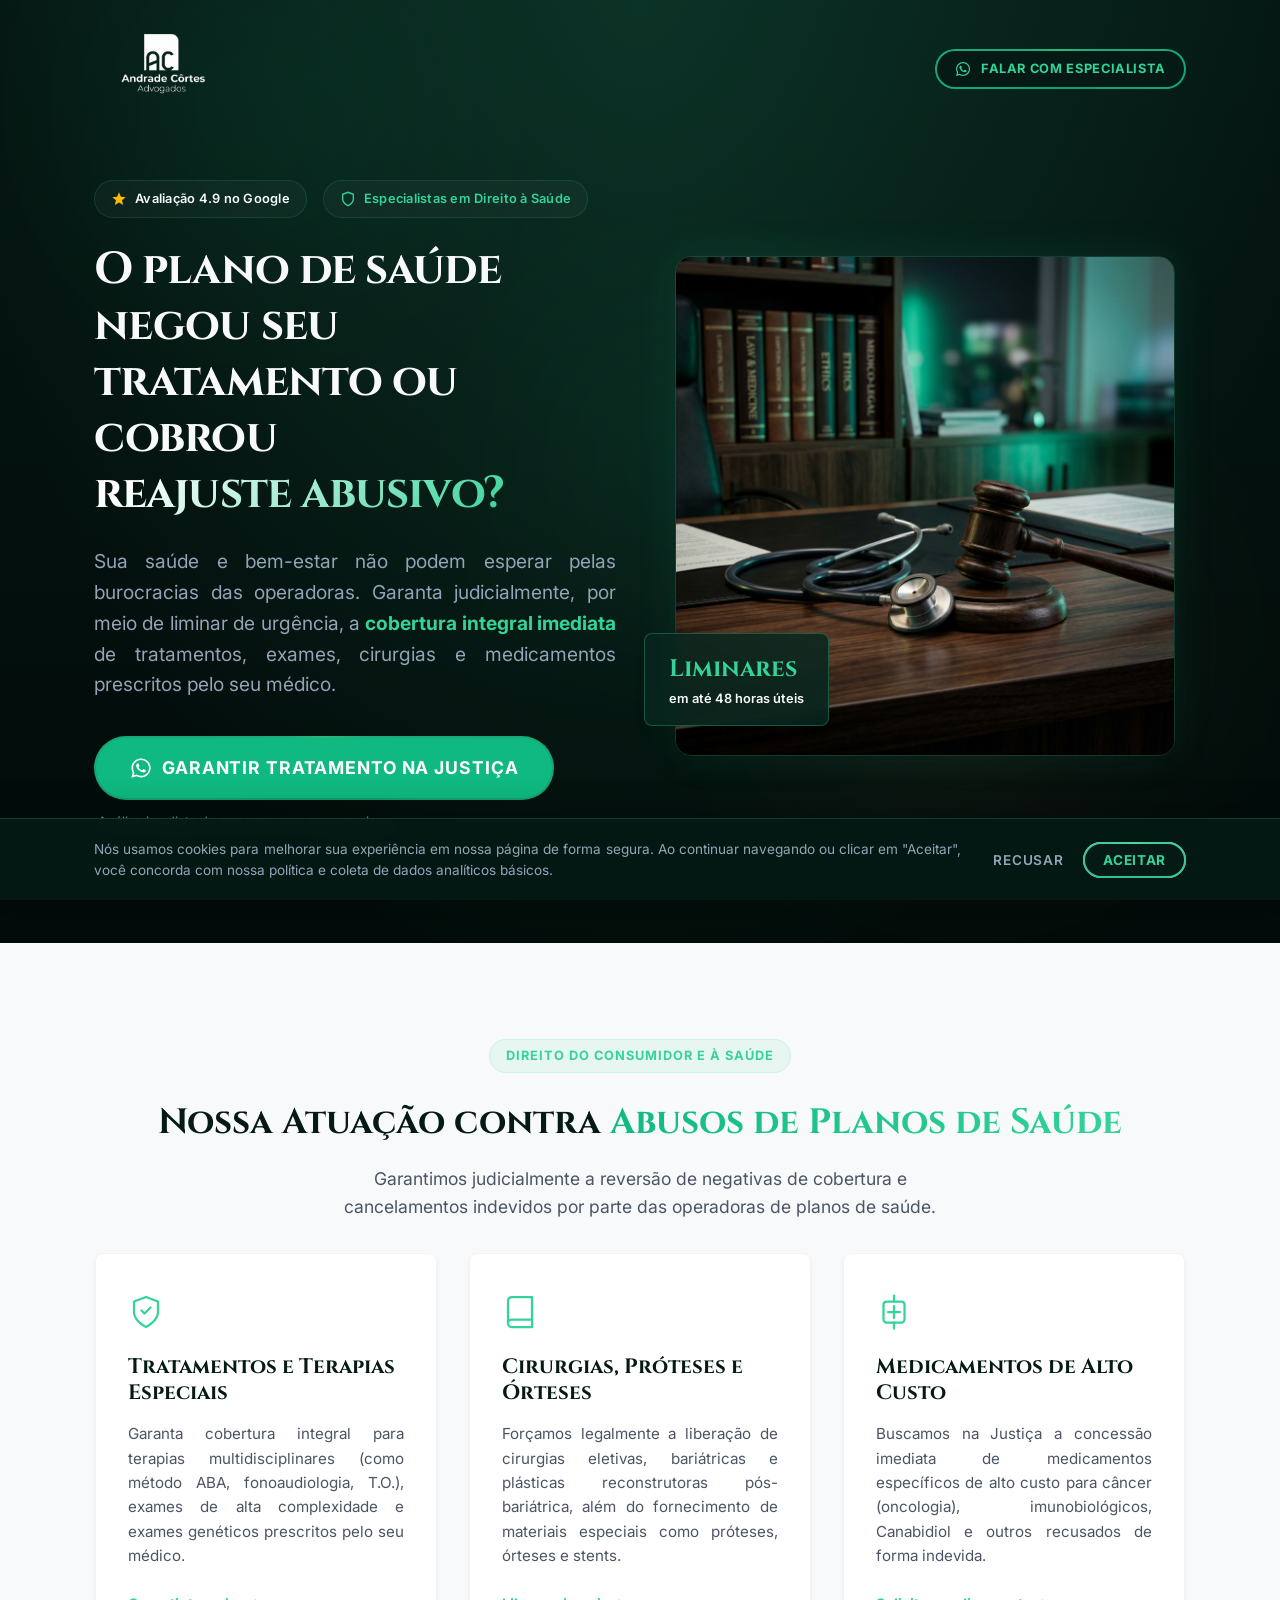
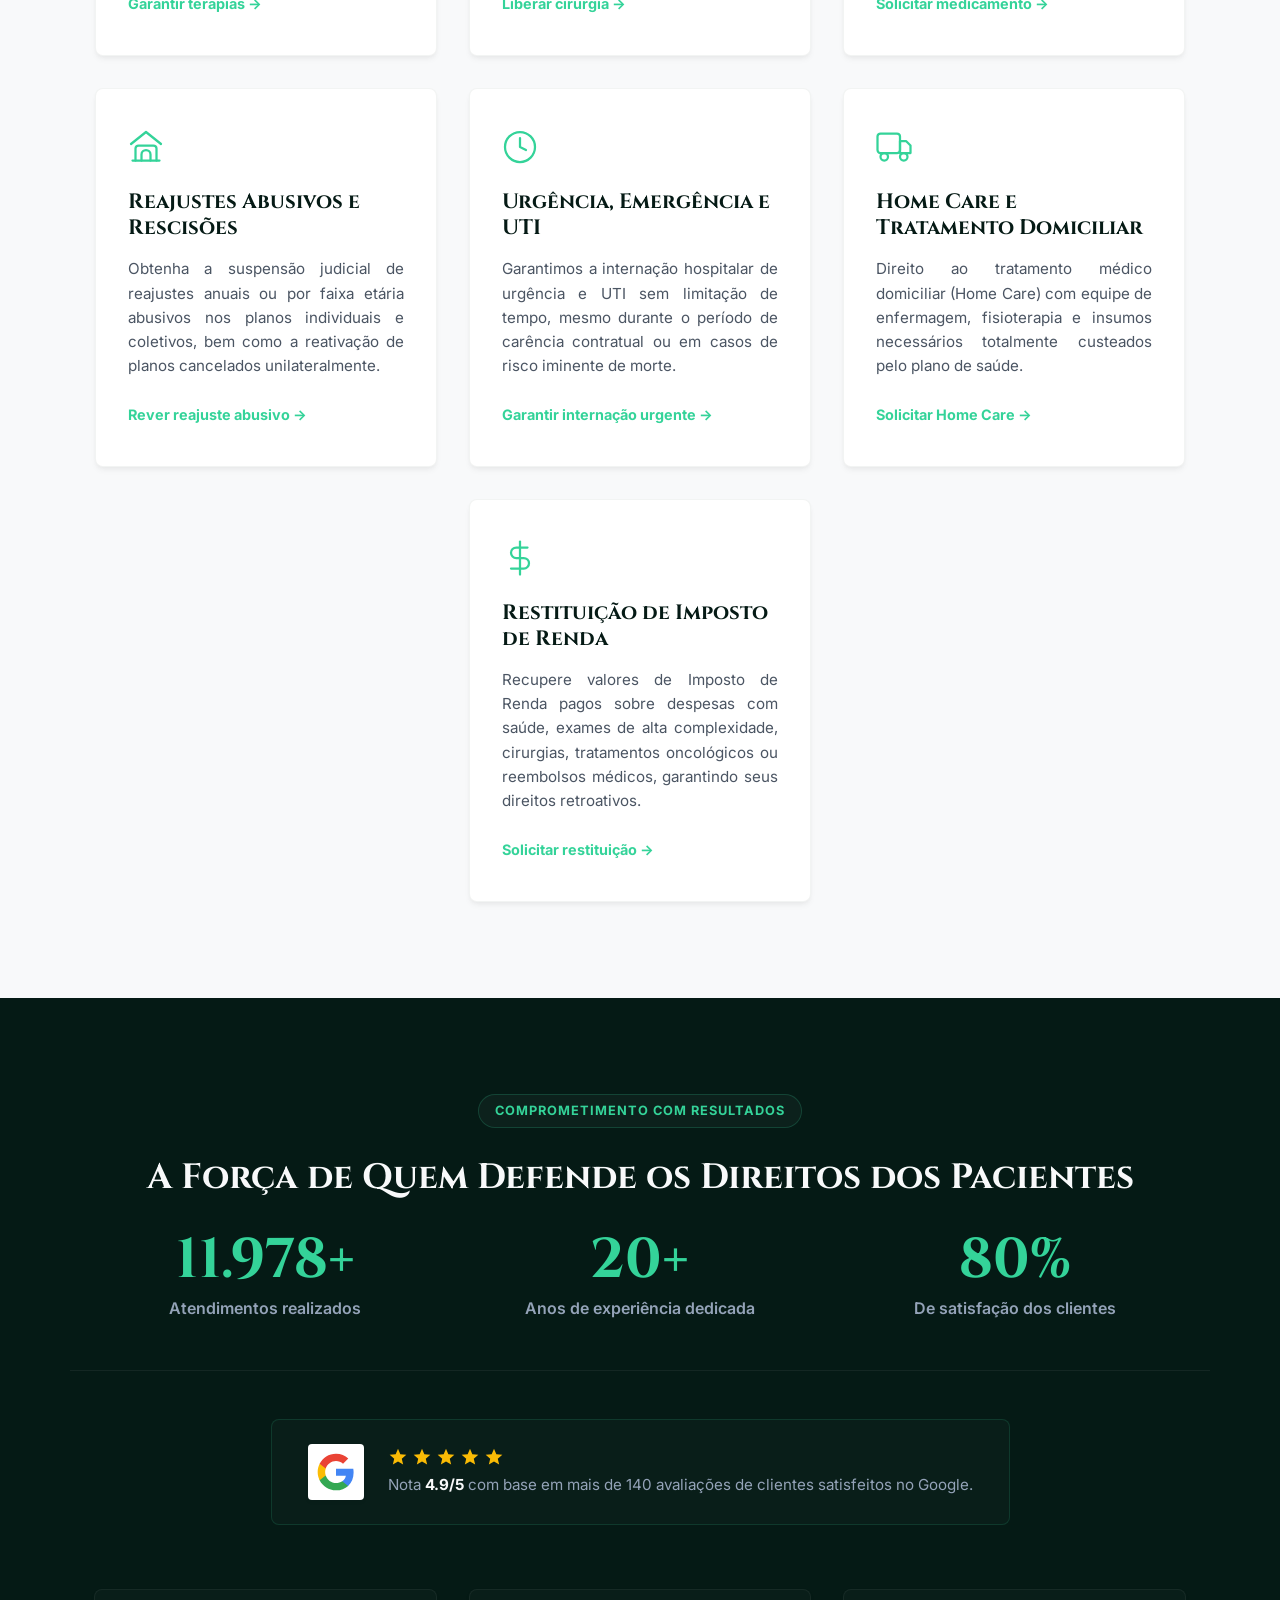
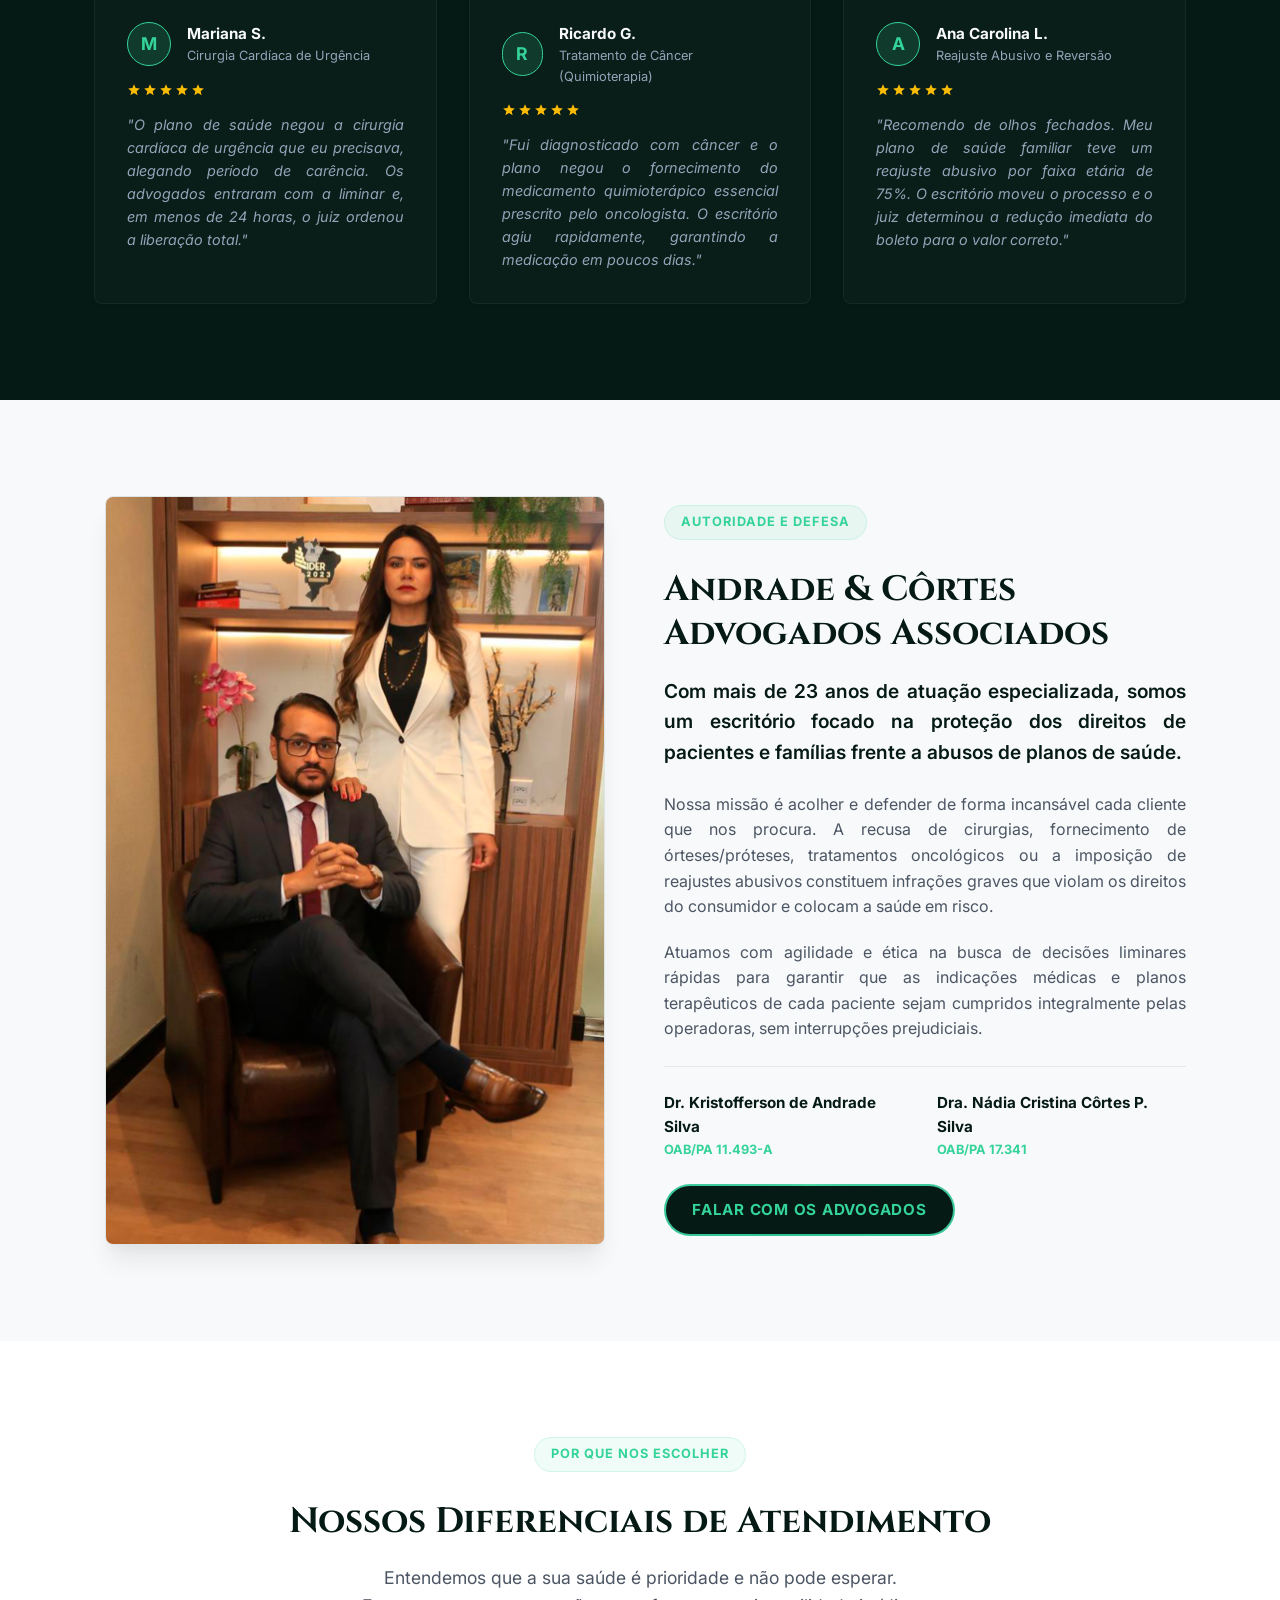
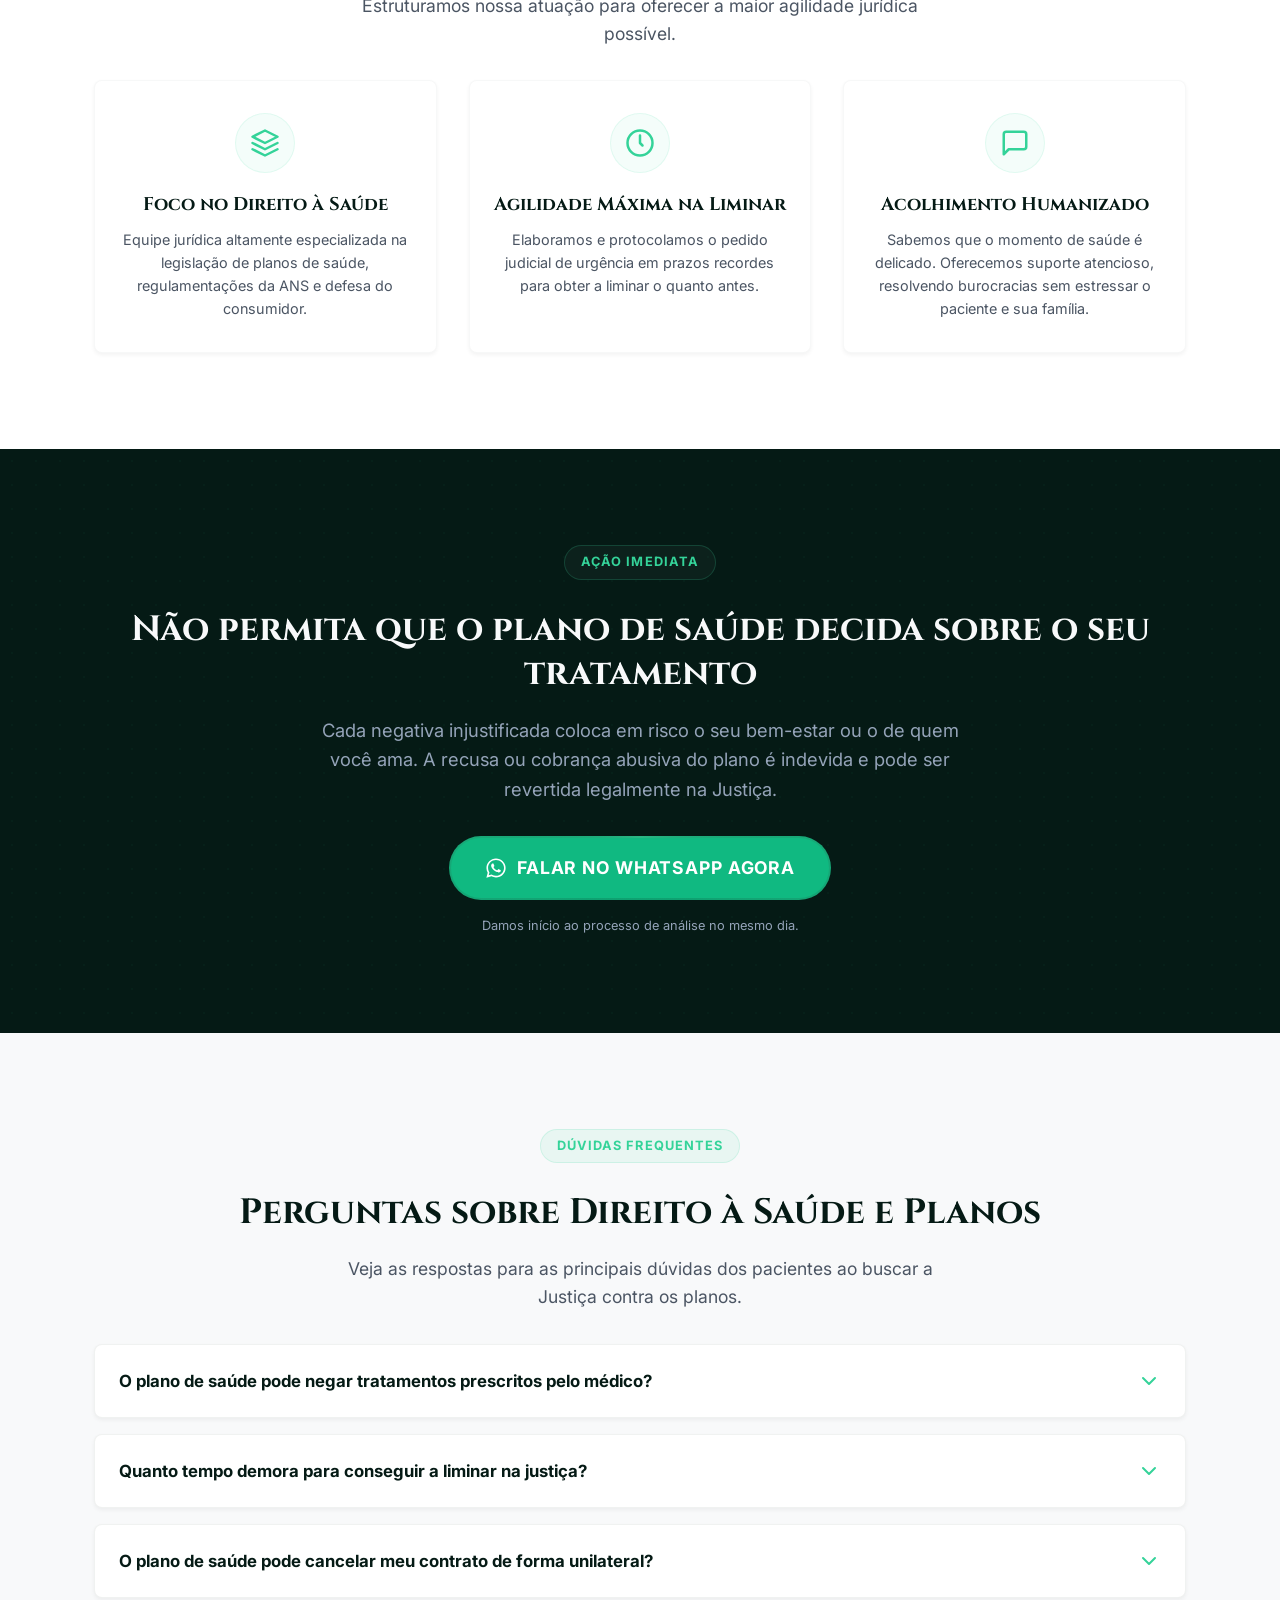
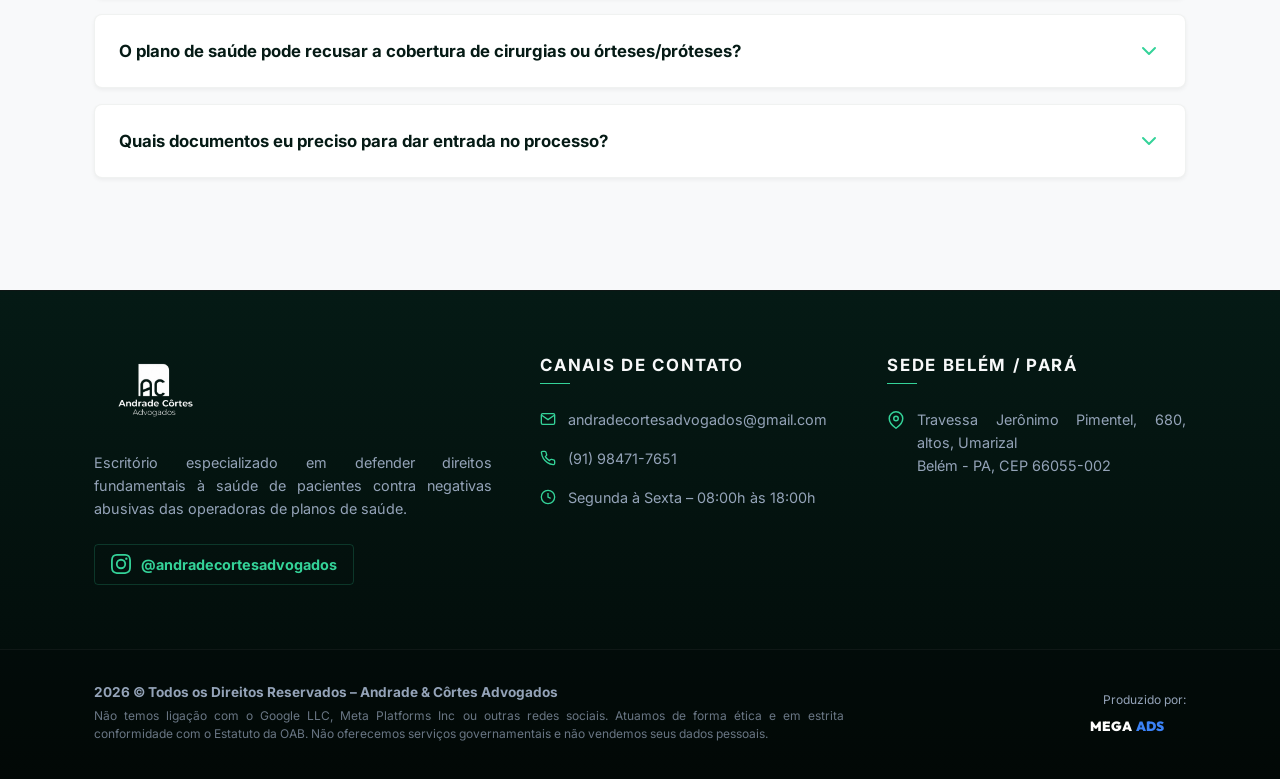
<file: Saude/index.html>
<!DOCTYPE html>
<html lang="pt-BR">
<head>
    <meta charset="UTF-8">
    <meta name="viewport" content="width=device-width, initial-scale=1.0, viewport-fit=cover">
    
    <!-- Título Otimizado para Tráfego Pago / SEO focado em Direito à Saúde em geral -->
    <title>Negativa de Tratamento e Abusos de Plano de Saúde | Andrade & Côrtes Advogados</title>
    
    <!-- Meta Descrição Otimizada para o nicho de saúde, cobrindo direito do consumidor e cível -->
    <meta name="description" content="O plano de saúde negou seu tratamento, cirurgia, medicamento ou cobrou reajuste abusivo? Garanta na justiça o início imediato e cobertura integral por meio de liminar.">
    
    <!-- Open Graph (Meta tags para compartilhamento em redes sociais e anúncios) adaptados para saúde em geral -->
    <meta property="og:title" content="Negativa de Tratamento ou Abusos de Plano de Saúde? Conheça Seus Direitos">
    <meta property="og:description" content="Sua saúde não pode esperar. Obtenha liminar na justiça para cobertura imediata de tratamentos, cirurgias, exames e reajustes abusivos pelo plano.">
    <meta property="og:image" content="https://andradecortes.adv.br/lp/wp-content/uploads/2024/04/Mono-Vert-2.png">
    <meta property="og:url" content="https://andradecortes.adv.br/lp/direito-saude/">
    <meta property="og:type" content="website">
    
    <!-- Twitter Card Básico com foco em Direito à Saúde -->
    <meta name="twitter:card" content="summary_large_image">
    <meta name="twitter:title" content="Problemas com Plano de Saúde | Andrade & Côrtes Advogados">
    <meta name="twitter:description" content="Garanta judicialmente a cobertura integral de tratamentos, cirurgias, medicamentos de alto custo e reversão de reajustes abusivos.">
    <meta name="twitter:image" content="https://andradecortes.adv.br/lp/wp-content/uploads/2024/04/Mono-Vert-2.png">

    <!-- Favicon (Linkando o ícone do cliente em formato PNG) -->
    <link rel="icon" href="https://andradecortes.adv.br/lp/wp-content/uploads/2024/04/cropped-Orig-Vert-1-32x32.png" sizes="32x32">
    <link rel="icon" href="https://andradecortes.adv.br/lp/wp-content/uploads/2024/04/cropped-Orig-Vert-1-192x192.png" sizes="192x192">
    <link rel="apple-touch-icon" href="https://andradecortes.adv.br/lp/wp-content/uploads/2024/04/cropped-Orig-Vert-1-180x180.png">
    
    <!-- Fontes do Google (Cinzel, Inter e Outfit) conforme referência de luxo -->
    <link rel="preconnect" href="https://fonts.googleapis.com">
    <link rel="preconnect" href="https://fonts.gstatic.com" crossorigin>
    <link href="https://fonts.googleapis.com/css2?family=Cinzel:wght@400;500;600;700;800&family=Inter:wght@300;400;500;600;700&family=Outfit:wght@300;400;500;600;700;900&display=swap" rel="stylesheet">
    
    <!-- Link para a Folha de Estilos Externa -->
    <link rel="stylesheet" href="/Saude/css/style.css">

    <!-- Google Tag Manager - Página de Saúde (GTM-P8DCJV3H) -->
    <script>
        // Inicializa a camada de dados (dataLayer) que armazena informações de eventos e variáveis da página para o GTM.
        window.dataLayer = window.dataLayer || [];
        
        // Carrega assincronamente o script do Google Tag Manager usando o ID GTM-P8DCJV3H correspondente à página de Saúde.
        (function(w,d,s,l,i){w[l]=w[l]||[];w[l].push({'gtm.start':
        new Date().getTime(),event:'gtm.js'});var f=d.getElementsByTagName(s)[0],
        j=d.createElement(s),dl=l!='dataLayer'?'&l='+l:'';j.async=true;j.src=
        'https://www.googletagmanager.com/gtm.js?id='+i+dl;f.parentNode.insertBefore(j,f);
        })(window,document,'script','dataLayer','GTM-P8DCJV3H');
    </script>
    <!-- Fim Google Tag Manager -->

    <!-- PLACEHOLDER: Meta Pixel (Facebook Ads) - Pronto para ativar, descomente e preencha com o ID correto -->
    <!--
    <script>
        !function(f,b,e,v,n,t,s)
        {if(f.fbq)return;n=f.fbq=function(){n.callMethod?
        n.callMethod.apply(n,arguments):n.queue.push(arguments)};
        if(!f._fbq)f._fbq=n;n.push=n;n.loaded=!0;n.version='2.0';
        n.queue=[];t=b.createElement(e);t.async=!0;
        t.src=v;s=b.getElementsByTagName(e)[0];
        s.parentNode.insertBefore(t,s)}(window, document,'script',
        'https://connect.facebook.net/en_US/fbevents.js');
        fbq('init', 'SEU_PIXEL_ID');
        fbq('track', 'PageView');
    </script>
    <noscript><img height="1" width="1" style="display:none" src="https://www.facebook.com/tr?id=SEU_PIXEL_ID&ev=PageView&noscript=1" /></noscript>
    -->

    <!-- PLACEHOLDER: Google Ads Conversion Tracking - Pronto para ativar, descomente e preencha -->
    <!--
    <script async src="https://www.googletagmanager.com/gtag/js?id=AW-SEU_CONVERSION_ID"></script>
    <script>
        window.dataLayer = window.dataLayer || [];
        function gtag(){dataLayer.push(arguments);}
        gtag('js', new Date());
        gtag('config', 'AW-SEU_CONVERSION_ID');
    </script>
    -->
</head>
<body>
    <!-- Google Tag Manager (noscript) - Página de Saúde (GTM-P8DCJV3H) -->
    <!-- Este bloco noscript serve como fallback caso o JavaScript do navegador esteja desativado, permitindo que o GTM rastreie acessos via iframe. -->
    <noscript>
        <iframe src="https://www.googletagmanager.com/ns.html?id=GTM-P8DCJV3H" height="0" width="0" style="display:none;visibility:hidden"></iframe>
    </noscript>
    <!-- Fim Google Tag Manager (noscript) -->

    <!-- 1. HEADER FIXO -->
    <header id="main-header" class="header-fixed">
        <div class="container header-container">
            <!-- Logo estilizada com SVG para maior leveza e qualidade visual -->
            <a href="#" class="logo-link" aria-label="Ir para o topo da página">
                <div class="logo-wrapper">
                    <!-- Logotipo Andrade & Côrtes Advogados Associados -->
                    <img src="/Saude/Assets/logo.webp" alt="Andrade & Côrtes Advogados Associados" class="logo-img" width="180" height="50">
                </div>
            </a>
            
            <!-- Botão de Ação Direta no Header -->
            <a href="https://wa.me/559184717651" class="btn btn-primary btn-header btn-whatsapp-track" data-location="header" target="_blank" rel="noopener noreferrer">
                <!-- Ícone WhatsApp SVG -->
                <svg viewBox="0 0 448 512" width="16" height="16" xmlns="http://www.w3.org/2000/svg" fill="currentColor">
                    <path d="M380.9 97.1C339 55.1 283.2 32 223.9 32c-122.4 0-222 99.6-222 222 0 39.1 10.2 77.3 29.6 111L0 480l117.7-30.9c32.4 17.7 68.9 27 106.1 27h.1c122.3 0 224.1-99.6 224.1-222 0-59.3-25.2-115-67.1-157zm-157 341.6c-33.2 0-65.7-8.9-94-25.7l-6.7-4-69.8 18.3L72 359.2l-4.4-7c-18.5-29.4-28.2-63.3-28.2-98.2 0-101.7 82.8-184.5 184.6-184.5 49.3 0 95.6 19.2 130.4 54.1 34.8 34.9 56.2 81.2 56.1 130.5 0 101.8-84.9 184.6-186.6 184.6zm101.2-138.2c-5.5-2.8-32.8-16.2-37.9-18-5.1-1.9-8.8-2.8-12.5 2.8-3.7 5.6-14.3 18-17.6 21.8-3.2 3.7-6.5 4.2-12 1.4-32.6-16.3-54-29.1-75.5-66-5.7-9.8 5.7-9.1 16.3-30.3 1.8-3.7.9-6.9-.5-9.7-1.4-2.8-12.5-30.1-17.1-41.2-4.5-10.8-9.1-9.3-12.5-9.5-3.2-.2-6.9-.2-10.6-.2-3.7 0-9.7 1.4-14.8 6.9-5.1 5.6-19.4 19-19.4 46.3 0 27.3 19.9 53.7 22.6 57.4 2.8 3.7 39.1 59.7 94.8 83.8 35.2 15.2 49 16.5 66.6 13.9 10.7-1.6 32.8-13.4 37.4-26.4 4.6-13 4.6-24.1 3.2-26.4-1.3-2.5-5-3.9-10.5-6.6z"/>
                </svg>
                <span>Falar com Especialista</span>
            </a>
        </div>
    </header>

    <!-- 2. HERO SECTION -->
    <section id="hero" class="hero-section">
        <!-- Elementos de luz difusa e flutuante no background do Hero (Glows Animados) -->
        <div class="hero-glow-1"></div>
        <div class="hero-glow-2"></div>
        <div class="hero-glow-3"></div>
        
        <!-- Overlay decorativo de gradiente de fundo -->
        <div class="hero-bg-overlay"></div>
        
        <div class="container hero-container grid-2">
            <!-- Coluna de Texto do Hero -->
            <div class="hero-content reveal-left">
                <!-- Selos de Autoridade acima da dobra -->
                <div class="hero-badges">
                    <!-- Selo de Avaliação Google -->
                    <div class="badge-google">
                        <svg class="icon-star" viewBox="0 0 24 24" width="16" height="16" fill="#FABB05" xmlns="http://www.w3.org/2000/svg">
                            <path d="M12 17.27L18.18 21l-1.64-7.03L22 9.24l-7.19-.61L12 2 9.19 8.63 2 9.24l5.46 4.73L5.82 21z"/>
                        </svg>
                        <span>Avaliação 4.9 no Google</span>
                    </div>
                    <!-- Selo de Especialidade em Direito à Saúde com cor verde atualizada -->
                    <div class="badge-oab">
                        <svg class="icon-shield" viewBox="0 0 24 24" width="16" height="16" fill="none" stroke="#34D399" stroke-width="2" xmlns="http://www.w3.org/2000/svg">
                            <path d="M12 22s8-4 8-10V5l-8-3-8 3v7c0 6 8 10 8 10z"/>
                        </svg>
                        <span>Especialistas em Direito à Saúde</span>
                    </div>
                </div>

                <!-- Headline Principal (H1) focada em negativas e abusos de planos de saúde -->
                <h1>O plano de saúde negou seu tratamento ou cobrou <span class="text-gradient-gold">reajuste abusivo?</span></h1>
                
                <!-- Subheadline explicativa abrangendo consumidor e cível na saúde -->
                <p class="hero-subtext">
                    Sua saúde e bem-estar não podem esperar pelas burocracias das operadoras. Garanta judicialmente, por meio de liminar de urgência, a <strong>cobertura integral imediata</strong> de tratamentos, exames, cirurgias e medicamentos prescritos pelo seu médico.
                </p>

                <!-- Botão de Ação Verde Esmeralda adaptado -->
                <div class="hero-cta-wrapper">
                    <a href="https://wa.me/559184717651" class="btn btn-lg btn-accent btn-whatsapp-track pulse-effect" data-location="hero" target="_blank" rel="noopener noreferrer">
                        <!-- Ícone do WhatsApp -->
                        <svg viewBox="0 0 448 512" width="22" height="22" fill="currentColor" xmlns="http://www.w3.org/2000/svg">
                            <path d="M380.9 97.1C339 55.1 283.2 32 223.9 32c-122.4 0-222 99.6-222 222 0 39.1 10.2 77.3 29.6 111L0 480l117.7-30.9c32.4 17.7 68.9 27 106.1 27h.1c122.3 0 224.1-99.6 224.1-222 0-59.3-25.2-115-67.1-157zm-157 341.6c-33.2 0-65.7-8.9-94-25.7l-6.7-4-69.8 18.3L72 359.2l-4.4-7c-18.5-29.4-28.2-63.3-28.2-98.2 0-101.7 82.8-184.5 184.6-184.5 49.3 0 95.6 19.2 130.4 54.1 34.8 34.9 56.2 81.2 56.1 130.5 0 101.8-84.9 184.6-186.6 184.6zm101.2-138.2c-5.5-2.8-32.8-16.2-37.9-18-5.1-1.9-8.8-2.8-12.5 2.8-3.7 5.6-14.3 18-17.6 21.8-3.2 3.7-6.5 4.2-12 1.4-32.6-16.3-54-29.1-75.5-66-5.7-9.8 5.7-9.1 16.3-30.3 1.8-3.7.9-6.9-.5-9.7-1.4-2.8-12.5-30.1-17.1-41.2-4.5-10.8-9.1-9.3-12.5-9.5-3.2-.2-6.9-.2-10.6-.2-3.7 0-9.7 1.4-14.8 6.9-5.1 5.6-19.4 19-19.4 46.3 0 27.3 19.9 53.7 22.6 57.4 2.8 3.7 39.1 59.7 94.8 83.8 35.2 15.2 49 16.5 66.6 13.9 10.7-1.6 32.8-13.4 37.4-26.4 4.6-13 4.6-24.1 3.2-26.4-1.3-2.5-5-3.9-10.5-6.6z"/>
                        </svg>
                        <span>Garantir Tratamento na Justiça</span>
                    </a>
                    <!-- Texto de Urgência de Apoio (Micro-copy) -->
                    <span class="cta-microcopy">Análise imediata do seu caso sem compromisso.</span>
                </div>
            </div>

            <!-- Coluna de Imagem / Mockup do Hero -->
            <div class="hero-image-wrapper reveal-right">
                <!-- Nova imagem representativa de Direito à Saúde em formato PNG de alta definição -->
                <img src="/Saude/Assets/hero_health.png" 
                     alt="Estetoscópio médico e um martelo da justiça sobre uma mesa de escritório escura com iluminação suave, simbolizando a união do direito e saúde" 
                     class="hero-main-img" 
                     width="500" 
                     height="600" 
                     fetchpriority="high">
                
                <!-- Card de Suporte Flutuante no Parallax -->
                <div class="floating-info-card">
                    <span class="info-number">Liminares</span>
                    <span class="info-desc">em até 48 horas úteis</span>
                </div>
            </div>
        </div>
    </section>

    <!-- 3. SEÇÃO DE SERVIÇOS / ÁREAS DE ATUAÇÃO (Direito à Saúde Suplementar / Consumidor) -->
    <section id="servicos" class="section-padding bg-light">
        <div class="container text-center">
            <!-- Legenda da Seção com estilo de badge pílula verde saúde -->
            <span class="section-subtitle">Direito do Consumidor e à Saúde</span>
            <!-- Título Principal com gradiente verde refinado de saúde -->
            <h2 class="section-title">Nossa Atuação contra <span class="text-gradient-green">Abusos de Planos de Saúde</span></h2>
            <p class="section-desc max-width-600">
                Garantimos judicialmente a reversão de negativas de cobertura e cancelamentos indevidos por parte das operadoras de planos de saúde.
            </p>
        </div>

        <!-- Container de Grid de Serviços atualizado com a classe services-grid para permitir centralização do último item no desktop -->
        <div class="container grid-3 services-grid mt-4">
            <!-- Card 1: Negativa de Tratamentos e Terapias -->
            <div class="service-card reveal-up">
                <div class="card-icon">
                    <svg viewBox="0 0 24 24" width="36" height="36" stroke="#34D399" stroke-width="1.5" fill="none" stroke-linecap="round" stroke-linejoin="round" xmlns="http://www.w3.org/2000/svg">
                        <path d="M12 22s8-4 8-10V5l-8-3-8 3v7c0 6 8 10 8 10z"/>
                        <path d="M9 11l2 2 4-4"/>
                    </svg>
                </div>
                <h3>Tratamentos e Terapias Especiais</h3>
                <p>Garanta cobertura integral para terapias multidisciplinares (como método ABA, fonoaudiologia, T.O.), exames de alta complexidade e exames genéticos prescritos pelo seu médico.</p>
                <a href="https://wa.me/559184717651" class="card-link btn-whatsapp-track" data-location="service_card" target="_blank" rel="noopener noreferrer">Garantir terapias &rarr;</a>
            </div>

            <!-- Card 2: Cirurgias, Próteses e Órteses -->
            <div class="service-card reveal-up" style="animation-delay: 50ms;">
                <div class="card-icon">
                    <svg viewBox="0 0 24 24" width="36" height="36" stroke="#34D399" stroke-width="1.5" fill="none" stroke-linecap="round" stroke-linejoin="round" xmlns="http://www.w3.org/2000/svg">
                        <path d="M4 19.5A2.5 2.5 0 0 1 6.5 17H20"/>
                        <path d="M6.5 2H20v20H6.5A2.5 2.5 0 0 1 4 19.5v-15A2.5 2.5 0 0 1 6.5 2z"/>
                    </svg>
                </div>
                <h3>Cirurgias, Próteses e Órteses</h3>
                <p>Forçamos legalmente a liberação de cirurgias eletivas, bariátricas e plásticas reconstrutoras pós-bariátrica, além do fornecimento de materiais especiais como próteses, órteses e stents.</p>
                <a href="https://wa.me/559184717651" class="card-link btn-whatsapp-track" data-location="service_card" target="_blank" rel="noopener noreferrer">Liberar cirurgia &rarr;</a>
            </div>

            <!-- Card 3: Medicamentos de Alto Custo (Quimioterapia, etc) -->
            <div class="service-card reveal-up" style="animation-delay: 100ms;">
                <div class="card-icon">
                    <svg viewBox="0 0 24 24" width="36" height="36" stroke="#34D399" stroke-width="1.5" fill="none" stroke-linecap="round" stroke-linejoin="round" xmlns="http://www.w3.org/2000/svg">
                        <rect x="5" y="5" width="14" height="14" rx="2" ry="2"/>
                        <line x1="12" y1="1" x2="12" y2="5"/>
                        <line x1="12" y1="19" x2="12" y2="23"/>
                        <line x1="8" y1="12" x2="16" y2="12"/>
                        <line x1="12" y1="8" x2="12" y2="16"/>
                    </svg>
                </div>
                <h3>Medicamentos de Alto Custo</h3>
                <p>Buscamos na Justiça a concessão imediata de medicamentos específicos de alto custo para câncer (oncologia), imunobiológicos, Canabidiol e outros recusados de forma indevida.</p>
                <a href="https://wa.me/559184717651" class="card-link btn-whatsapp-track" data-location="service_card" target="_blank" rel="noopener noreferrer">Solicitar medicamento &rarr;</a>
            </div>

            <!-- Card 4: Reajustes Abusivos e Cancelamentos -->
            <div class="service-card reveal-up" style="animation-delay: 150ms;">
                <div class="card-icon">
                    <svg viewBox="0 0 24 24" width="36" height="36" stroke="#34D399" stroke-width="1.5" fill="none" stroke-linecap="round" stroke-linejoin="round" xmlns="http://www.w3.org/2000/svg">
                        <path d="M3 21h18"/>
                        <path d="M19 21v-8a2 2 0 0 0-2-2H7a2 2 0 0 0-2 2v8"/>
                        <path d="M9 21v-4a3 3 0 0 1 6 0v4"/>
                        <path d="M2 10l10-8 10 8"/>
                    </svg>
                </div>
                <h3>Reajustes Abusivos e Rescisões</h3>
                <p>Obtenha a suspensão judicial de reajustes anuais ou por faixa etária abusivos nos planos individuais e coletivos, bem como a reativação de planos cancelados unilateralmente.</p>
                <a href="https://wa.me/559184717651" class="card-link btn-whatsapp-track" data-location="service_card" target="_blank" rel="noopener noreferrer">Rever reajuste abusivo &rarr;</a>
            </div>

            <!-- Card 5: Urgência, Emergência e UTI -->
            <div class="service-card reveal-up" style="animation-delay: 200ms;">
                <div class="card-icon">
                    <svg viewBox="0 0 24 24" width="36" height="36" stroke="#34D399" stroke-width="1.5" fill="none" stroke-linecap="round" stroke-linejoin="round" xmlns="http://www.w3.org/2000/svg">
                        <circle cx="12" cy="12" r="10"/>
                        <polyline points="12 6 12 12 16 14"/>
                    </svg>
                </div>
                <h3>Urgência, Emergência e UTI</h3>
                <p>Garantimos a internação hospitalar de urgência e UTI sem limitação de tempo, mesmo durante o período de carência contratual ou em casos de risco iminente de morte.</p>
                <a href="https://wa.me/559184717651" class="card-link btn-whatsapp-track" data-location="service_card" target="_blank" rel="noopener noreferrer">Garantir internação urgente &rarr;</a>
            </div>

            <!-- Card 6: Home Care e Internação Domiciliar -->
            <div class="service-card reveal-up" style="animation-delay: 250ms;">
                <div class="card-icon">
                    <svg viewBox="0 0 24 24" width="36" height="36" stroke="#34D399" stroke-width="1.5" fill="none" stroke-linecap="round" stroke-linejoin="round" xmlns="http://www.w3.org/2000/svg">
                        <rect x="1" y="3" width="15" height="13" rx="2" ry="2"/>
                        <polygon points="16 8 20 8 23 11 23 16 16 16 16 8"/>
                        <circle cx="5.5" cy="18.5" r="2.5"/>
                        <circle cx="18.5" cy="18.5" r="2.5"/>
                    </svg>
                </div>
                <h3>Home Care e Tratamento Domiciliar</h3>
                <p>Direito ao tratamento médico domiciliar (Home Care) com equipe de enfermagem, fisioterapia e insumos necessários totalmente custeados pelo plano de saúde.</p>
                <a href="https://wa.me/559184717651" class="card-link btn-whatsapp-track" data-location="service_card" target="_blank" rel="noopener noreferrer">Solicitar Home Care &rarr;</a>
            </div>

            <!-- Card 7: Restituição de Imposto de Renda sobre Despesas Médicas (Adicionado para atender à solicitação do cliente) -->
            <div class="service-card reveal-up" style="animation-delay: 300ms;">
                <div class="card-icon">
                    <!-- Ícone de Cifrão / Moeda em verde esmeralda para harmonizar com a LP de Saúde Geral -->
                    <svg viewBox="0 0 24 24" width="36" height="36" stroke="#34D399" stroke-width="1.5" fill="none" stroke-linecap="round" stroke-linejoin="round" xmlns="http://www.w3.org/2000/svg">
                        <line x1="12" y1="1" x2="12" y2="23"/>
                        <path d="M17 5H9.5a3.5 3.5 0 0 0 0 7h5a3.5 3.5 0 0 1 0 7H6"/>
                    </svg>
                </div>
                <h3>Restituição de Imposto de Renda</h3>
                <p>Recupere valores de Imposto de Renda pagos sobre despesas com saúde, exames de alta complexidade, cirurgias, tratamentos oncológicos ou reembolsos médicos, garantindo seus direitos retroativos.</p>
                <a href="https://wa.me/559184717651" class="card-link btn-whatsapp-track" data-location="service_card" target="_blank" rel="noopener noreferrer">Solicitar restituição &rarr;</a>
            </div>
        </div>
    </section>

    <!-- 4. PROVA SOCIAL & NÚMEROS DE AUTORIDADE -->
    <section id="prova-social" class="section-padding bg-dark text-white">
        <div class="container text-center">
            <span class="section-subtitle">Comprometimento com Resultados</span>
            <h2 class="section-title text-white">A Força de Quem Defende os Direitos dos Pacientes</h2>
        </div>

        <!-- Contadores Animados -->
        <div class="container grid-3 stats-container mt-4 text-center">
            <!-- Estatísticas atualizadas: 15.000+ atendimentos realizados e 23+ anos de atuação dedicada -->
            <div class="stat-item reveal-up">
                <span class="stat-number" data-target="15000">+0</span>
                <span class="stat-label">Atendimentos realizados</span>
            </div>
            <div class="stat-item reveal-up" style="animation-delay: 100ms;">
                <span class="stat-number" data-target="23">+0</span>
                <span class="stat-label">Anos de experiência dedicada</span>
            </div>
            <div class="stat-item reveal-up" style="animation-delay: 200ms;">
                <span class="stat-number" data-target="98">%0</span>
                <span class="stat-label">De satisfação dos clientes</span>
            </div>
        </div>

        <!-- Bloco do Google Reviews Consolidador -->
        <div class="container mt-5 text-center">
            <div class="google-consolidated-box reveal-up">
                <div class="google-logo-wrapper">
                    <!-- SVG Logo Google -->
                    <svg viewBox="0 0 24 24" width="40" height="40" xmlns="http://www.w3.org/2000/svg">
                        <path d="M22.56 12.25c0-.78-.07-1.53-.2-2.25H12v4.26h5.92c-.26 1.37-1.04 2.53-2.21 3.31v2.77h3.57c2.08-1.92 3.28-4.74 3.28-8.09z" fill="#4285F4"/>
                        <path d="M12 23c2.97 0 5.46-.98 7.28-2.66l-3.57-2.77c-.98.66-2.23 1.06-3.71 1.06-2.86 0-5.29-1.93-6.16-4.53H2.18v2.84C3.99 20.53 7.7 23 12 23z" fill="#34A853"/>
                        <path d="M5.84 14.09c-.22-.66-.35-1.36-.35-2.09s.13-1.43.35-2.09V7.06H2.18C1.43 8.55 1 10.22 1 12s.43 3.45 1.18 4.94l2.85-2.22.81-.63z" fill="#FBBC05"/>
                        <path d="M12 5.38c1.62 0 3.06.56 4.21 1.64l3.15-3.15C17.45 2.09 14.97 1 12 1 7.7 1 3.99 3.47 2.18 7.06l3.66 2.84c.87-2.6 3.3-4.52 6.16-4.52z" fill="#EA4335"/>
                    </svg>
                </div>
                <div class="google-stars-wrapper">
                    <div class="stars">
                        <!-- 5 Estrelas SVG -->
                        <svg viewBox="0 0 24 24" width="20" height="20" fill="#FABB05" xmlns="http://www.w3.org/2000/svg"><path d="M12 17.27L18.18 21l-1.64-7.03L22 9.24l-7.19-.61L12 2 9.19 8.63 2 9.24l5.46 4.73L5.82 21z"/></svg>
                        <svg viewBox="0 0 24 24" width="20" height="20" fill="#FABB05" xmlns="http://www.w3.org/2000/svg"><path d="M12 17.27L18.18 21l-1.64-7.03L22 9.24l-7.19-.61L12 2 9.19 8.63 2 9.24l5.46 4.73L5.82 21z"/></svg>
                        <svg viewBox="0 0 24 24" width="20" height="20" fill="#FABB05" xmlns="http://www.w3.org/2000/svg"><path d="M12 17.27L18.18 21l-1.64-7.03L22 9.24l-7.19-.61L12 2 9.19 8.63 2 9.24l5.46 4.73L5.82 21z"/></svg>
                        <svg viewBox="0 0 24 24" width="20" height="20" fill="#FABB05" xmlns="http://www.w3.org/2000/svg"><path d="M12 17.27L18.18 21l-1.64-7.03L22 9.24l-7.19-.61L12 2 9.19 8.63 2 9.24l5.46 4.73L5.82 21z"/></svg>
                        <svg viewBox="0 0 24 24" width="20" height="20" fill="#FABB05" xmlns="http://www.w3.org/2000/svg"><path d="M12 17.27L18.18 21l-1.64-7.03L22 9.24l-7.19-.61L12 2 9.19 8.63 2 9.24l5.46 4.73L5.82 21z"/></svg>
                    </div>
                    <p class="google-rating-text">Nota <strong>4.9/5</strong> com base em mais de 140 avaliações de clientes satisfeitos no Google.</p>
                </div>
            </div>
        </div>

        <!-- 3 Depoimentos Reais Adaptados para o nicho de saúde -->
        <div class="container grid-3 reviews-grid mt-4">
            <!-- Depoimento 1 (Caso de Cirurgia Urgente Negada) -->
            <div class="review-card reveal-up">
                <div class="review-header">
                    <div class="avatar-circle">M</div>
                    <div class="review-author">
                        <span class="author-name">Mariana S.</span>
                        <span class="author-subtitle">Cirurgia Cardíaca de Urgência</span>
                    </div>
                </div>
                <div class="stars-review">
                    <svg viewBox="0 0 24 24" width="14" height="14" fill="#FABB05" xmlns="http://www.w3.org/2000/svg"><path d="M12 17.27L18.18 21l-1.64-7.03L22 9.24l-7.19-.61L12 2 9.19 8.63 2 9.24l5.46 4.73L5.82 21z"/></svg>
                    <svg viewBox="0 0 24 24" width="14" height="14" fill="#FABB05" xmlns="http://www.w3.org/2000/svg"><path d="M12 17.27L18.18 21l-1.64-7.03L22 9.24l-7.19-.61L12 2 9.19 8.63 2 9.24l5.46 4.73L5.82 21z"/></svg>
                    <svg viewBox="0 0 24 24" width="14" height="14" fill="#FABB05" xmlns="http://www.w3.org/2000/svg"><path d="M12 17.27L18.18 21l-1.64-7.03L22 9.24l-7.19-.61L12 2 9.19 8.63 2 9.24l5.46 4.73L5.82 21z"/></svg>
                    <svg viewBox="0 0 24 24" width="14" height="14" fill="#FABB05" xmlns="http://www.w3.org/2000/svg"><path d="M12 17.27L18.18 21l-1.64-7.03L22 9.24l-7.19-.61L12 2 9.19 8.63 2 9.24l5.46 4.73L5.82 21z"/></svg>
                    <svg viewBox="0 0 24 24" width="14" height="14" fill="#FABB05" xmlns="http://www.w3.org/2000/svg"><path d="M12 17.27L18.18 21l-1.64-7.03L22 9.24l-7.19-.61L12 2 9.19 8.63 2 9.24l5.46 4.73L5.82 21z"/></svg>
                </div>
                <p>"O plano de saúde negou a cirurgia cardíaca de urgência que eu precisava, alegando período de carência. Os advogados entraram com a liminar e, em menos de 24 horas, o juiz ordenou a liberação total."</p>
            </div>

            <!-- Depoimento 2 (Caso de Medicamento de Alto Custo) -->
            <div class="review-card reveal-up" style="animation-delay: 100ms;">
                <div class="review-header">
                    <div class="avatar-circle">R</div>
                    <div class="review-author">
                        <span class="author-name">Ricardo G.</span>
                        <span class="author-subtitle">Tratamento de Câncer (Quimioterapia)</span>
                    </div>
                </div>
                <div class="stars-review">
                    <svg viewBox="0 0 24 24" width="14" height="14" fill="#FABB05" xmlns="http://www.w3.org/2000/svg"><path d="M12 17.27L18.18 21l-1.64-7.03L22 9.24l-7.19-.61L12 2 9.19 8.63 2 9.24l5.46 4.73L5.82 21z"/></svg>
                    <svg viewBox="0 0 24 24" width="14" height="14" fill="#FABB05" xmlns="http://www.w3.org/2000/svg"><path d="M12 17.27L18.18 21l-1.64-7.03L22 9.24l-7.19-.61L12 2 9.19 8.63 2 9.24l5.46 4.73L5.82 21z"/></svg>
                    <svg viewBox="0 0 24 24" width="14" height="14" fill="#FABB05" xmlns="http://www.w3.org/2000/svg"><path d="M12 17.27L18.18 21l-1.64-7.03L22 9.24l-7.19-.61L12 2 9.19 8.63 2 9.24l5.46 4.73L5.82 21z"/></svg>
                    <svg viewBox="0 0 24 24" width="14" height="14" fill="#FABB05" xmlns="http://www.w3.org/2000/svg"><path d="M12 17.27L18.18 21l-1.64-7.03L22 9.24l-7.19-.61L12 2 9.19 8.63 2 9.24l5.46 4.73L5.82 21z"/></svg>
                    <svg viewBox="0 0 24 24" width="14" height="14" fill="#FABB05" xmlns="http://www.w3.org/2000/svg"><path d="M12 17.27L18.18 21l-1.64-7.03L22 9.24l-7.19-.61L12 2 9.19 8.63 2 9.24l5.46 4.73L5.82 21z"/></svg>
                </div>
                <p>"Fui diagnosticado com câncer e o plano negou o fornecimento do medicamento quimioterápico essencial prescrito pelo oncologista. O escritório agiu rapidamente, garantindo a medicação em poucos dias."</p>
            </div>

            <!-- Depoimento 3 (Caso de Reajuste Abusivo e Reembolso) -->
            <div class="review-card reveal-up" style="animation-delay: 200ms;">
                <div class="review-header">
                    <div class="avatar-circle">A</div>
                    <div class="review-author">
                        <span class="author-name">Ana Carolina L.</span>
                        <span class="author-subtitle">Reajuste Abusivo e Reversão</span>
                    </div>
                </div>
                <div class="stars-review">
                    <svg viewBox="0 0 24 24" width="14" height="14" fill="#FABB05" xmlns="http://www.w3.org/2000/svg"><path d="M12 17.27L18.18 21l-1.64-7.03L22 9.24l-7.19-.61L12 2 9.19 8.63 2 9.24l5.46 4.73L5.82 21z"/></svg>
                    <svg viewBox="0 0 24 24" width="14" height="14" fill="#FABB05" xmlns="http://www.w3.org/2000/svg"><path d="M12 17.27L18.18 21l-1.64-7.03L22 9.24l-7.19-.61L12 2 9.19 8.63 2 9.24l5.46 4.73L5.82 21z"/></svg>
                    <svg viewBox="0 0 24 24" width="14" height="14" fill="#FABB05" xmlns="http://www.w3.org/2000/svg"><path d="M12 17.27L18.18 21l-1.64-7.03L22 9.24l-7.19-.61L12 2 9.19 8.63 2 9.24l5.46 4.73L5.82 21z"/></svg>
                    <svg viewBox="0 0 24 24" width="14" height="14" fill="#FABB05" xmlns="http://www.w3.org/2000/svg"><path d="M12 17.27L18.18 21l-1.64-7.03L22 9.24l-7.19-.61L12 2 9.19 8.63 2 9.24l5.46 4.73L5.82 21z"/></svg>
                    <svg viewBox="0 0 24 24" width="14" height="14" fill="#FABB05" xmlns="http://www.w3.org/2000/svg"><path d="M12 17.27L18.18 21l-1.64-7.03L22 9.24l-7.19-.61L12 2 9.19 8.63 2 9.24l5.46 4.73L5.82 21z"/></svg>
                </div>
                <p>"Recomendo de olhos fechados. Meu plano de saúde familiar teve um reajuste abusivo por faixa etária de 75%. O escritório moveu o processo e o juiz determinou a redução imediata do boleto para o valor correto."</p>
            </div>
        </div>
    </section>

    <!-- 5. SOBRE O ESCRITÓRIO -->
    <section id="sobre" class="section-padding bg-light">
        <div class="container grid-2">
            <!-- Imagem dos Sócios / Equipe -->
            <div class="sobre-image-wrapper reveal-left">
                <!-- Imagem em WebP. Com lazy-loading por estar no meio da página -->
                <img src="/Saude/Assets/Andrade e cortes.png" 
                     alt="Advogados Kristofferson de Andrade Silva e Nádia Cristina Côrtes, sócios fundadores do escritório Andrade & Côrtes" 
                     class="sobre-img" 
                     width="500" 
                     height="650" 
                     loading="lazy">
            </div>

            <!-- Texto de Autoridade do Sobre -->
            <div class="sobre-content reveal-right">
                <span class="section-subtitle">Autoridade e Defesa</span>
                <h2 class="section-title">Andrade & Côrtes Advogados Associados</h2>
                
                <!-- Texto atualizado de 10 para 23 anos de atuação especializada -->
                <p class="sobre-lead">
                    Com mais de 23 anos de atuação especializada, somos um escritório focado na proteção dos direitos de pacientes e famílias frente a abusos de planos de saúde.
                </p>
                <p class="sobre-text">
                    Nossa missão é acolher e defender de forma incansável cada cliente que nos procura. A recusa de cirurgias, fornecimento de órteses/próteses, tratamentos oncológicos ou a imposição de reajustes abusivos constituem infrações graves que violam os direitos do consumidor e colocam a saúde em risco.
                </p>
                <p class="sobre-text">
                    Atuamos com agilidade e ética na busca de decisões liminares rápidas para garantir que as indicações médicas e planos terapêuticos de cada paciente sejam cumpridos integralmente pelas operadoras, sem interrupções prejudiciais.
                </p>

                <!-- Informações dos Sócios Regulamentadas -->
                <div class="partners-registry-grid">
                    <div class="partner-info">
                        <strong>Dr. Kristofferson de Andrade Silva</strong>
                        <span>OAB/PA 11.493-A</span>
                    </div>
                    <div class="partner-info">
                        <strong>Dra. Nádia Cristina Côrtes P. Silva</strong>
                        <span>OAB/PA 17.341</span>
                    </div>
                </div>

                <a href="https://wa.me/559184717651" class="btn btn-primary mt-3 btn-whatsapp-track" data-location="sobre" target="_blank" rel="noopener noreferrer">Falar com os Advogados</a>
            </div>
        </div>
    </section>

    <!-- 6. DIFERENCIAIS -->
    <section id="diferenciais" class="section-padding bg-white">
        <div class="container text-center">
            <span class="section-subtitle">Por que nos escolher</span>
            <h2 class="section-title">Nossos Diferenciais de Atendimento</h2>
            <p class="section-desc max-width-600">Entendemos que a sua saúde é prioridade e não pode esperar. Estruturamos nossa atuação para oferecer a maior agilidade jurídica possível.</p>
        </div>

        <div class="container grid-3 mt-4 text-center">
            <!-- Diferencial 1 -->
            <div class="diferencial-card reveal-up">
                <div class="diferencial-icon">
                    <svg viewBox="0 0 24 24" width="30" height="30" stroke="#34D399" stroke-width="2" fill="none" stroke-linecap="round" stroke-linejoin="round" xmlns="http://www.w3.org/2000/svg">
                        <polygon points="12 2 2 7 12 12 22 7 12 2"/>
                        <polyline points="2 17 12 22 22 17"/>
                        <polyline points="2 12 12 17 22 12"/>
                    </svg>
                </div>
                <h3>Foco no Direito à Saúde</h3>
                <p>Equipe jurídica altamente especializada na legislação de planos de saúde, regulamentações da ANS e defesa do consumidor.</p>
            </div>

            <!-- Diferencial 2 -->
            <div class="diferencial-card reveal-up" style="animation-delay: 100ms;">
                <div class="diferencial-icon">
                    <svg viewBox="0 0 24 24" width="30" height="30" stroke="#34D399" stroke-width="2" fill="none" stroke-linecap="round" stroke-linejoin="round" xmlns="http://www.w3.org/2000/svg">
                        <circle cx="12" cy="12" r="10"/>
                        <polyline points="12 6 12 12 14 14"/>
                    </svg>
                </div>
                <h3>Agilidade Máxima na Liminar</h3>
                <p>Elaboramos e protocolamos o pedido judicial de urgência em prazos recordes para obter a liminar o quanto antes.</p>
            </div>

            <!-- Diferencial 3 -->
            <div class="diferencial-card reveal-up" style="animation-delay: 200ms;">
                <div class="diferencial-icon">
                    <svg viewBox="0 0 24 24" width="30" height="30" stroke="#34D399" stroke-width="2" fill="none" stroke-linecap="round" stroke-linejoin="round" xmlns="http://www.w3.org/2000/svg">
                        <path d="M21 15a2 2 0 0 1-2 2H7l-4 4V5a2 2 0 0 1 2-2h14a2 2 0 0 1 2 2z"/>
                    </svg>
                </div>
                <h3>Acolhimento Humanizado</h3>
                <p>Sabemos que o momento de saúde é delicado. Oferecemos suporte atencioso, resolvendo burocracias sem estressar o paciente e sua família.</p>
            </div>
        </div>
    </section>

    <!-- 7. SEÇÃO DE CTA DEDICADA -->
    <section id="cta-dedicada" class="section-padding bg-dark text-white text-center relation-section">
        <div class="cta-overlay-pattern"></div>
        <div class="container max-width-800 reveal-up">
            <span class="section-subtitle text-secondary">Ação Imediata</span>
            <h2 class="section-title text-white">Não permita que o plano de saúde decida sobre o seu tratamento</h2>
            <p class="cta-desc text-light">
                Cada negativa injustificada coloca em risco o seu bem-estar ou o de quem você ama. A recusa ou cobrança abusiva do plano é indevida e pode ser revertida legalmente na Justiça.
            </p>
            <div class="cta-button-container mt-3">
                <a href="https://wa.me/559184717651" class="btn btn-lg btn-accent btn-whatsapp-track pulse-effect" data-location="cta_section" target="_blank" rel="noopener noreferrer">
                    <svg viewBox="0 0 448 512" width="22" height="22" fill="currentColor" xmlns="http://www.w3.org/2000/svg">
                        <path d="M380.9 97.1C339 55.1 283.2 32 223.9 32c-122.4 0-222 99.6-222 222 0 39.1 10.2 77.3 29.6 111L0 480l117.7-30.9c32.4 17.7 68.9 27 106.1 27h.1c122.3 0 224.1-99.6 224.1-222 0-59.3-25.2-115-67.1-157zm-157 341.6c-33.2 0-65.7-8.9-94-25.7l-6.7-4-69.8 18.3L72 359.2l-4.4-7c-18.5-29.4-28.2-63.3-28.2-98.2 0-101.7 82.8-184.5 184.6-184.5 49.3 0 95.6 19.2 130.4 54.1 34.8 34.9 56.2 81.2 56.1 130.5 0 101.8-84.9 184.6-186.6 184.6zm101.2-138.2c-5.5-2.8-32.8-16.2-37.9-18-5.1-1.9-8.8-2.8-12.5 2.8-3.7 5.6-14.3 18-17.6 21.8-3.2 3.7-6.5 4.2-12 1.4-32.6-16.3-54-29.1-75.5-66-5.7-9.8 5.7-9.1 16.3-30.3 1.8-3.7.9-6.9-.5-9.7-1.4-2.8-12.5-30.1-17.1-41.2-4.5-10.8-9.1-9.3-12.5-9.5-3.2-.2-6.9-.2-10.6-.2-3.7 0-9.7 1.4-14.8 6.9-5.1 5.6-19.4 19-19.4 46.3 0 27.3 19.9 53.7 22.6 57.4 2.8 3.7 39.1 59.7 94.8 83.8 35.2 15.2 49 16.5 66.6 13.9 10.7-1.6 32.8-13.4 37.4-26.4 4.6-13 4.6-24.1 3.2-26.4-1.3-2.5-5-3.9-10.5-6.6z"/>
                    </svg>
                    <span>Falar no WhatsApp agora</span>
                </a>
            </div>
            <span class="cta-help-text mt-2 block">Damos início ao processo de análise no mesmo dia.</span>
        </div>
    </section>

    <!-- 8. FAQ SECTION -->
    <section id="faq" class="section-padding bg-light">
        <div class="container text-center">
            <span class="section-subtitle">Dúvidas Frequentes</span>
            <h2 class="section-title">Perguntas sobre Direito à Saúde e Planos</h2>
            <p class="section-desc max-width-600">Veja as respostas para as principais dúvidas dos pacientes ao buscar a Justiça contra os planos.</p>
        </div>

        <div class="container max-width-800 mt-4">
            <!-- FAQ Item 1 -->
            <div class="faq-item reveal-up">
                <button class="faq-trigger" aria-expanded="false" data-question="O plano de saúde pode negar tratamentos prescritos pelo médico?">
                    <span>O plano de saúde pode negar tratamentos prescritos pelo médico?</span>
                    <svg class="faq-icon" viewBox="0 0 24 24" width="24" height="24" fill="none" stroke="currentColor" stroke-width="2" stroke-linecap="round" stroke-linejoin="round" xmlns="http://www.w3.org/2000/svg">
                        <polyline points="6 9 12 15 18 9"/>
                    </svg>
                </button>
                <div class="faq-content">
                    <p><strong>Não.</strong> A recusa ou limitação de cobertura de terapias especiais, exames ou tratamentos médicos indicados pelo profissional assistente é considerada abusiva pela jurisprudência. O plano de saúde tem a obrigação legal de cobrir os procedimentos necessários para a reabilitação da saúde do paciente.</p>
                </div>
            </div>

            <!-- FAQ Item 2 -->
            <div class="faq-item reveal-up">
                <button class="faq-trigger" aria-expanded="false" data-question="Quanto tempo demora para conseguir a liminar na justiça?">
                    <span>Quanto tempo demora para conseguir a liminar na justiça?</span>
                    <svg class="faq-icon" viewBox="0 0 24 24" width="24" height="24" fill="none" stroke="currentColor" stroke-width="2" stroke-linecap="round" stroke-linejoin="round" xmlns="http://www.w3.org/2000/svg">
                        <polyline points="6 9 12 15 18 9"/>
                    </svg>
                </button>
                <div class="faq-content">
                    <p>Pedidos liminares de saúde são de urgência extrema. Geralmente, após a distribuição da ação, o juiz analisa e decide o pedido em prazos que variam de **24 a 72 horas úteis**, dependendo do quadro clínico e da gravidade relatada do paciente.</p>
                </div>
            </div>

            <!-- FAQ Item 3 -->
            <div class="faq-item reveal-up">
                <button class="faq-trigger" aria-expanded="false" data-question="O plano de saúde pode cancelar meu contrato de forma unilateral?">
                    <span>O plano de saúde pode cancelar meu contrato de forma unilateral?</span>
                    <svg class="faq-icon" viewBox="0 0 24 24" width="24" height="24" fill="none" stroke="currentColor" stroke-width="2" stroke-linecap="round" stroke-linejoin="round" xmlns="http://www.w3.org/2000/svg">
                        <polyline points="6 9 12 15 18 9"/>
                    </svg>
                </button>
                <div class="faq-content">
                    <p><strong>Não.</strong> O cancelamento unilateral de planos de saúde, especialmente quando há paciente em tratamento ativo ou com doenças graves, é considerado abusivo pelo Judiciário. A operadora não pode desamparar o paciente de forma repentina e injustificada, sendo possível restabelecer o plano via liminar.</p>
                </div>
            </div>

            <!-- FAQ Item 4 -->
            <div class="faq-item reveal-up">
                <button class="faq-trigger" aria-expanded="false" data-question="O plano de saúde pode recusar a cobertura de cirurgias ou órteses/próteses?">
                    <span>O plano de saúde pode recusar a cobertura de cirurgias ou órteses/próteses?</span>
                    <svg class="faq-icon" viewBox="0 0 24 24" width="24" height="24" fill="none" stroke="currentColor" stroke-width="2" stroke-linecap="round" stroke-linejoin="round" xmlns="http://www.w3.org/2000/svg">
                        <polyline points="6 9 12 15 18 9"/>
                    </svg>
                </button>
                <div class="faq-content">
                    <p><strong>Não.</strong> Havendo indicação médica que ateste a necessidade da cirurgia ou do uso de órtese, prótese ou material especial (como stents), o plano de saúde não pode impor negativas. A recusa sob a justificativa de órteses ou próteses não listadas no rol da ANS é indevida.</p>
                </div>
            </div>

            <!-- FAQ Item 5 -->
            <div class="faq-item reveal-up">
                <button class="faq-trigger" aria-expanded="false" data-question="Quais documentos eu preciso para dar entrada no processo?">
                    <span>Quais documentos eu preciso para dar entrada no processo?</span>
                    <svg class="faq-icon" viewBox="0 0 24 24" width="24" height="24" fill="none" stroke="currentColor" stroke-width="2" stroke-linecap="round" stroke-linejoin="round" xmlns="http://www.w3.org/2000/svg">
                        <polyline points="6 9 12 15 18 9"/>
                    </svg>
                </button>
                <div class="faq-content">
                    <p>Os principais documentos são: Relatório médico detalhado contendo a indicação do tratamento e a urgência, guia de solicitação do procedimento, comprovante de recusa (carta oficial do plano, e-mail ou número de protocolo), comprovante de pagamento das últimas mensalidades e documentos pessoais (RG e CPF).</p>
                </div>
            </div>
        </div>
    </section>

    <!-- 9. FOOTER -->
    <footer id="main-footer" class="footer bg-dark text-white">
        <!-- Parte Superior do Footer (Contatos e Informações) -->
        <div class="container footer-grid section-padding-sm">
            <!-- Coluna Logo & Resumo -->
            <div class="footer-col footer-about">
                <div class="logo-wrapper footer-logo">
                    <!-- Logotipo Andrade & Côrtes Advogados Associados -->
                    <img src="/Saude/Assets/logo.webp" alt="Andrade & Côrtes Advogados Associados" class="logo-img" width="280" height="80">
                </div>
                <p class="footer-desc text-light">Escritório especializado em defender direitos fundamentais à saúde de pacientes contra negativas abusivas das operadoras de planos de saúde.</p>
                <div class="instagram-link-wrapper">
                    <!-- SVG Link Instagram -->
                    <a href="https://instagram.com/andradecortesadvogados" target="_blank" rel="noopener noreferrer" class="instagram-link" aria-label="Acesse nosso Instagram">
                        <svg viewBox="0 0 24 24" width="20" height="20" fill="currentColor" xmlns="http://www.w3.org/2000/svg">
                            <path d="M12 2.163c3.204 0 3.584.012 4.85.07 3.252.148 4.771 1.691 4.919 4.919.058 1.265.069 1.645.069 4.849 0 3.205-.012 3.584-.069 4.849-.149 3.225-1.664 4.771-4.919 4.919-1.266.058-1.644.07-4.85.07-3.204 0-3.584-.012-4.849-.07-3.26-.149-4.771-1.699-4.919-4.92-.058-1.265-.07-1.644-.07-4.849 0-3.204.013-3.583.07-4.849.149-3.227 1.664-4.771 4.919-4.919 1.266-.057 1.645-.069 4.849-.069zM12 0C8.741 0 8.333.014 7.053.072 2.695.272.273 2.69.073 7.051.014 8.333 0 8.741 0 12c0 3.259.014 3.668.072 4.948.2 4.358 2.618 6.78 6.98 6.98 1.281.058 1.689.072 4.948.072 3.259 0 3.668-.014 4.948-.072 4.354-.2 6.782-2.618 6.979-6.98.059-1.28.073-1.689.073-4.948 0-3.259-.014-3.667-.072-4.947-.196-4.354-2.617-6.78-6.979-6.98C15.668.014 15.259 0 12 0zm0 5.838a6.162 6.162 0 1 0 0 12.324 6.162 6.162 0 0 0 0-12.324zM12 16a4 4 0 1 1 0-8 4 4 0 0 1 0 8zm6.406-11.845a1.44 1.44 0 1 0 0 2.881 1.44 1.44 0 0 0 0-2.881z"/>
                        </svg>
                        <span>@andradecortesadvogados</span>
                    </a>
                </div>
            </div>

            <!-- Coluna Contatos -->
            <div class="footer-col footer-contact">
                <h3>Canais de Contato</h3>
                <ul class="contact-list">
                    <!-- E-mail -->
                    <li>
                        <svg viewBox="0 0 24 24" width="16" height="16" fill="none" stroke="#34D399" stroke-width="2" xmlns="http://www.w3.org/2000/svg">
                            <path d="M4 4h16c1.1 0 2 .9 2 2v12c0 1.1-.9 2-2 2H4c-1.1 0-2-.9-2-2V6c0-1.1.9-2 2-2z"/>
                            <polyline points="22,6 12,13 2,6"/>
                        </svg>
                        <a href="mailto:andradecortesadvogados@gmail.com">andradecortesadvogados@gmail.com</a>
                    </li>
                    <!-- Telefone Link Track -->
                    <li>
                        <svg viewBox="0 0 24 24" width="16" height="16" fill="none" stroke="#34D399" stroke-width="2" xmlns="http://www.w3.org/2000/svg">
                            <path d="M22 16.92v3a2 2 0 0 1-2.18 2 19.79 19.79 0 0 1-8.63-3.07 19.5 19.5 0 0 1-6-6 19.79 19.79 0 0 1-3.07-8.67A2 2 0 0 1 4.11 2h3a2 2 0 0 1 2 1.72 12.84 12.84 0 0 0 .7 2.81 2 2 0 0 1-.45 2.11L8.09 9.91a16 16 0 0 0 6 6l1.27-1.27a2 2 0 0 1 2.11-.45 12.84 12.84 0 0 0 2.81.7A2 2 0 0 1 22 16.92z"/>
                        </svg>
                        <a href="tel:+559184717651" class="btn-phone-track">(91) 98471-7651</a>
                    </li>
                    <!-- Horário -->
                    <li>
                        <svg viewBox="0 0 24 24" width="16" height="16" fill="none" stroke="#34D399" stroke-width="2" xmlns="http://www.w3.org/2000/svg">
                            <circle cx="12" cy="12" r="10"/>
                            <polyline points="12 6 12 12 16 14"/>
                        </svg>
                        <span>Segunda à Sexta – 08:00h às 18:00h</span>
                    </li>
                </ul>
            </div>

            <!-- Coluna Endereço -->
            <div class="footer-col footer-address">
                <h3>Sede Belém / Pará</h3>
                <div class="address-item">
                    <svg viewBox="0 0 24 24" width="18" height="18" fill="none" stroke="#34D399" stroke-width="2" xmlns="http://www.w3.org/2000/svg">
                        <path d="M21 10c0 7-9 13-9 13s-9-6-9-13a9 9 0 0 1 18 0z"/>
                        <circle cx="12" cy="10" r="3"/>
                    </svg>
                    <p>Travessa Jerônimo Pimentel, 680, altos, Umarizal<br>Belém - PA, CEP 66055-002</p>
                </div>
            </div>
        </div>

        <!-- Parte Inferior do Footer (Termos Legais e Créditos) -->
        <div class="footer-bottom">
            <div class="container footer-bottom-container">
                <div class="footer-legal">
                    <p><strong>2026 © Todos os Direitos Reservados – Andrade & Côrtes Advogados</strong></p>
                    <p class="disclaimer-text">
                        Não temos ligação com o Google LLC, Meta Platforms Inc ou outras redes sociais. Atuamos de forma ética e em estrita conformidade com o Estatuto da OAB. Não oferecemos serviços governamentais e não vendemos seus dados pessoais.
                    </p>
                </div>
                <div class="developer-credits">
                    <p>Produzido por:</p>
                    <div class="megaads-logo">
                        <!-- Logo Mega Ads sem link, com palavra ADS em azul e fonte Outfit -->
                        <svg class="megaads-svg" viewBox="0 0 120 30" width="100" height="25" xmlns="http://www.w3.org/2000/svg">
                            <text x="5" y="20" font-family="'Outfit', sans-serif" font-weight="900" font-size="16" fill="#FFFFFF">MEGA</text>
                            <text x="60" y="20" font-family="'Outfit', sans-serif" font-weight="900" font-size="16" fill="#3B82F6">ADS</text>
                        </svg>
                    </div>
                </div>
            </div>
        </div>
    </footer>

    <!-- 10. COOKIE BANNER LGPD -->
    <div id="cookie-banner" class="cookie-banner-container hidden">
        <div class="container cookie-banner-content">
            <p class="cookie-text">
                Nós usamos cookies para melhorar sua experiência em nossa página de forma segura. Ao continuar navegando ou clicar em "Aceitar", você concorda com nossa política e coleta de dados analíticos básicos.
            </p>
            <div class="cookie-buttons">
                <button id="btn-cookie-reject" class="btn-cookie-link">Recusar</button>
                <button id="btn-cookie-accept" class="btn btn-sm btn-primary">Aceitar</button>
            </div>
        </div>
    </div>

    <!-- Script Principal da Aplicação para interações do site, UTMs e eventos -->
    <script src="/Saude/js/script.js"></script>
</body>
</html>
</file>
<file: css/style.css>
/* style.css Folha de Estilos para a Landing Page Andrade & Côrtes Advogados (Saúde / Autismo) Sistema de Design:"Luxo Refinado" Sem frameworks externos,focado em performance e responsividade premium. */ /* ========================================================================== 1. VARIÁVEIS GLOBAIS E TOKENS DE DESIGN ========================================================================== */:root{ --color-bg-white:#FFFFFF;--color-bg-light:#F8F9FA;--color-bg-dark-primary:#0A192F;--color-bg-dark-secondary:#0F2038; --color-accent:#10B981;--color-accent-hover:#059669;--color-accent-rgb:16,185,129; --color-text-primary-dark:#1E293B;--color-text-secondary-dark:#4B5563;--color-text-primary-light:#F8F9FA;--color-text-secondary-light:#94A3B8; --color-gold:#E0A474;--color-gold-hover:#C5A880; --font-serif:"Cinzel","Georgia","Times New Roman",serif;--font-sans:"Inter","Outfit",system-ui,-apple-system,sans-serif; --shadow-sm:0 2px 4px rgba(0,0,0,0.05);--shadow-md:0 4px 6px -1px rgba(0,0,0,0.05),0 2px 4px -1px rgba(0,0,0,0.03);--shadow-lg:0 10px 15px -3px rgba(0,0,0,0.05),0 4px 6px -2px rgba(0,0,0,0.02);--shadow-premium:0 20px 25px -5px rgba(10,25,47,0.08),0 10px 10px -5px rgba(10,25,47,0.03); --border-radius-sm:4px;--border-radius-md:8px;--border-radius-lg:16px;--border-radius-full:9999px; --transition-smooth:all 0.4s cubic-bezier(0.25,0.8,0.25,1);--transition-fast:all 0.2s ease-in-out;}
/* ========================================================================== 2. RESET E ESTILOS GLOBAIS ========================================================================== */ *,*::before,*::after{box-sizing:border-box;margin:0;padding:0;}
html{scroll-behavior:smooth;text-size-adjust:100%;}
body{font-family:var(--font-sans);font-size:16px;line-height:1.6;color:var(--color-text-primary-dark);background-color:var(--color-bg-white);overflow-x:hidden;-webkit-font-smoothing:antialiased;}
 .container{width:100%;max-width:1200px;margin-right:auto;margin-left:auto;padding-right:24px;padding-left:24px;}
.max-width-800{max-width:800px;}
.max-width-600{max-width:600px;}
.grid-2{display:grid;grid-template-columns:repeat(2,1fr);gap:48px;align-items:center;}
.grid-3{display:grid;grid-template-columns:repeat(3,1fr);gap:32px;}
 .section-padding{padding-top:96px;padding-bottom:96px;}
.section-padding-sm{padding-top:64px;padding-bottom:64px;}
 .text-center{text-align:center;}.text-center p,p.text-center{text-align:center;}
.text-white{color:var(--color-text-primary-light) !important;}
.text-light{color:var(--color-text-secondary-light) !important;}
.text-secondary{color:var(--color-gold) !important;}
.block{display:block;}
.hidden{display:none !important;}
.mt-2{margin-top:16px;}
.mt-3{margin-top:24px;}
.mt-4{margin-top:32px;}
.mt-5{margin-top:48px;}
 h1,h2,h3,h4{font-family:var(--font-serif);font-weight:700;color:var(--color-bg-dark-primary);line-height:1.25;}
h1{font-size:2.8rem;margin-bottom:24px;letter-spacing:-0.02em;}
h2.section-title{font-size:2.2rem;margin-top:8px;margin-bottom:16px;}
h3{font-size:1.4rem;margin-bottom:12px;}
p{margin-bottom:16px;text-align:justify;}
a{color:inherit;text-decoration:none;transition:var(--transition-fast);}
img{max-width:100%;height:auto;display:block;}
 .section-subtitle{font-family:var(--font-sans);font-size:0.85rem;text-transform:uppercase;letter-spacing:0.15em;color:var(--color-gold);font-weight:700;display:inline-block;}
.section-desc{color:var(--color-text-secondary-dark);font-size:1.1rem;margin-right:auto;margin-left:auto;}
/* ========================================================================== 3. BOTÕES E COMPONENTES DE AÇÃO ========================================================================== */ .btn{position:relative;display:inline-flex;align-items:center;justify-content:center;font-family:var(--font-sans);font-weight:700;font-size:0.95rem;text-transform:uppercase;letter-spacing:0.05em;padding:14px 28px;border-radius:var(--border-radius-full);border:none;cursor:pointer;transition:var(--transition-smooth);gap:10px;overflow:hidden;z-index:1;}
.btn svg,.btn span{position:relative;z-index:2;}
.btn::before{content:"";position:absolute;top:-50%;left:-50%;width:200%;height:200%;background:conic-gradient(from 0deg,var(--color-gold),#3B82F6,var(--color-accent),var(--color-gold));animation:rotateBtn 4s linear infinite;z-index:-2;opacity:0.85;transition:var(--transition-fast);}
.btn::after{content:"";position:absolute;inset:2px;border-radius:var(--border-radius-full);z-index:-1;transition:var(--transition-smooth);}
@keyframes rotateBtn{0%{transform:rotate(0deg);}100%{transform:rotate(360deg);}}
.btn-primary{color:var(--color-gold);}
.btn-primary::after{background-color:var(--color-bg-dark-primary);}
.btn-primary:hover{transform:translateY(-2px);box-shadow:0 8px 24px rgba(224,164,116,0.15);}
.btn-primary:hover::after{background-color:rgba(10,25,47,0.9);opacity:0.95;}
.btn-accent{color:#FFFFFF;}
.btn-accent::after{background-color:var(--color-accent);}
.btn-accent:hover{transform:translateY(-2px);box-shadow:0 8px 24px rgba(16,185,129,0.35);}
.btn-accent:hover::after{background-color:rgba(16,185,129,0.85);opacity:0.95;}
.btn-lg{padding:18px 36px;font-size:1.1rem;}
.btn-sm{padding:10px 20px;font-size:0.85rem;}
.pulse-effect{position:relative;box-shadow:0 0 0 0 rgba(var(--color-accent-rgb),0.7);animation:pulse 2s infinite;}
@keyframes pulse{0%{box-shadow:0 0 0 0 rgba(var(--color-accent-rgb),0.7);}70%{box-shadow:0 0 0 15px rgba(var(--color-accent-rgb),0);}100%{box-shadow:0 0 0 0 rgba(var(--color-accent-rgb),0);}}
/* ========================================================================== 4. HEADER FIXO ========================================================================== */ .header-fixed{position:fixed;top:0;left:0;right:0;z-index:1000;background-color:transparent;transition:var(--transition-smooth);padding-top:24px;padding-bottom:24px;}
 .header-scrolled{background-color:rgba(10,25,47,0.9);backdrop-filter:blur(12px);-webkit-backdrop-filter:blur(12px);padding-top:12px;padding-bottom:12px;box-shadow:0 4px 30px rgba(0,0,0,0.1);border-bottom:1px solid rgba(224,164,116,0.15);}
.header-container{display:flex;justify-content:space-between;align-items:center;}
.logo-wrapper{display:flex;align-items:center;gap:12px;}
.logo-img{height:90px;width:auto;display:block;object-fit:contain;transition:var(--transition-smooth);}
.logo-link:hover .logo-img{transform:scale(1.03);}
.footer-logo .logo-img{height:80px;}
.btn-header{padding:10px 20px;font-size:0.8rem;}
/* ========================================================================== 5. HERO SECTION ========================================================================== */ .hero-section{position:relative;background-color:#03070e;background-image:radial-gradient(ellipse at 50% 0%,rgba(59,130,246,0.22) 0%,rgba(3,7,14,0) 75%),linear-gradient(180deg,#091322 0%,#03070e 100%);padding-top:180px;padding-bottom:110px;min-height:100vh;display:flex;align-items:center;color:var(--color-text-primary-light);overflow:hidden;}
.hero-container{position:relative;z-index:5;}
.hero-glow-1,.hero-glow-2,.hero-glow-3{position:absolute;border-radius:var(--border-radius-full);filter:blur(100px);-webkit-filter:blur(100px);opacity:0.12;pointer-events:none;z-index:1;}
.hero-glow-1{width:400px;height:400px;background:radial-gradient(circle,#3B82F6 0%,transparent 70%);top:-10%;left:5%;animation:glowMove1 20s infinite alternate ease-in-out;}
.hero-glow-2{width:500px;height:500px;background:radial-gradient(circle,#E0A474 0%,transparent 70%);bottom:5%;right:5%;animation:glowMove2 25s infinite alternate ease-in-out;}
.hero-glow-3{width:350px;height:350px;background:radial-gradient(circle,#6366F1 0%,transparent 70%);top:30%;left:40%;animation:glowMove3 18s infinite alternate ease-in-out;}
@keyframes glowMove1{0%{transform:translate(0,0) scale(1);}100%{transform:translate(100px,50px) scale(1.2);}}
@keyframes glowMove2{0%{transform:translate(0,0) scale(1.1);}100%{transform:translate(-120px,-80px) scale(0.9);}}
@keyframes glowMove3{0%{transform:translate(0,0) scale(0.95);}100%{transform:translate(-50px,80px) scale(1.15);}}
.text-gradient-gold{background:linear-gradient(135deg,#FFFFFF 10%,var(--color-gold) 100%);-webkit-background-clip:text;-webkit-text-fill-color:transparent;background-clip:text;color:var(--color-gold);display:inline-block;}
.hero-bg-overlay{position:absolute;top:0;left:0;width:100%;height:100%;background-radial-gradient:circle at 80% 20%,rgba(224,164,116,0.08) 0%,rgba(0,0,0,0) 50%;pointer-events:none;z-index:2;}
.hero-content h1{color:var(--color-text-primary-light);}
.hero-subtext{font-size:1.2rem;color:var(--color-text-secondary-light);margin-bottom:36px;}
.hero-subtext strong{color:var(--color-gold);}
 .hero-badges{display:flex;gap:16px;margin-bottom:24px;flex-wrap:wrap;}
.badge-google,.badge-oab{display:inline-flex;align-items:center;gap:8px;background-color:rgba(255,255,255,0.03);border:1px solid rgba(224,164,116,0.15);padding:8px 16px;border-radius:var(--border-radius-full);font-size:0.8rem;font-weight:600;letter-spacing:0.02em;}
.badge-google span{color:var(--color-text-primary-light);}
.badge-oab span{color:var(--color-gold);}
.hero-cta-wrapper{display:flex;flex-direction:column;align-items:flex-start;gap:12px;}
.cta-microcopy{font-size:0.8rem;color:var(--color-text-secondary-light);margin-left:4px;}
 .hero-image-wrapper{position:relative;display:flex;justify-content:center;align-items:center;}
.hero-main-img{border-radius:var(--border-radius-lg);box-shadow:var(--shadow-premium),0 0 40px rgba(224,164,116,0.1);border:1px solid rgba(224,164,116,0.2);transform:translateY(0);transition:var(--transition-smooth);}
.hero-image-wrapper:hover .hero-main-img{transform:translateY(-8px);box-shadow:var(--shadow-premium),0 0 50px rgba(224,164,116,0.15);}
 .floating-info-card{position:absolute;bottom:30px;left:-20px;background-color:rgba(15,32,56,0.85);backdrop-filter:blur(8px);border:1px solid rgba(224,164,116,0.3);padding:16px 24px;border-radius:var(--border-radius-md);display:flex;flex-direction:column;box-shadow:var(--shadow-lg);animation:floatCard 4s ease-in-out infinite alternate;}
@keyframes floatCard{0%{transform:translateY(0);}
100%{transform:translateY(-10px);}
}
.floating-info-card .info-number{font-family:var(--font-serif);font-size:1.5rem;font-weight:700;color:var(--color-gold);}
.floating-info-card .info-desc{font-size:0.8rem;color:var(--color-text-primary-light);font-weight:600;}
/* ========================================================================== 6. SEÇÃO DE SERVIÇOS (CARDS COM HOVER ELEVADO) ========================================================================== */ .bg-light{background-color:var(--color-bg-light);}
.service-card{background-color:var(--color-bg-white);border:1px solid rgba(15,32,56,0.05);padding:40px 32px;border-radius:var(--border-radius-md);box-shadow:var(--shadow-md);transition:var(--transition-smooth);display:flex;flex-direction:column;height:100%;}
.card-icon{margin-bottom:24px;display:flex;justify-content:flex-start;}
.service-card h3{margin-bottom:16px;font-size:1.3rem;}
.service-card p{color:var(--color-text-secondary-dark);font-size:0.95rem;line-height:1.6;margin-bottom:24px;flex-grow:1;}
.card-link{font-weight:700;font-size:0.9rem;color:var(--color-gold);display:inline-flex;align-items:center;transition:var(--transition-fast);}
.service-card:hover{transform:translateY(-8px);box-shadow:var(--shadow-premium);border-color:rgba(224,164,116,0.3);}
.service-card:hover .card-link{color:var(--color-gold-hover);padding-left:4px;}

/* 
   Estilo personalizado para o grid de serviços:
   Permite centralizar o último item caso a linha fique incompleta (ex: 7 cards), 
   mantendo a estética premium e simetria visual do layout.
*/
@media (min-width: 769px) {
    .services-grid {
        display: flex;
        flex-wrap: wrap;
        justify-content: center;
        gap: 32px;
    }
    .services-grid > .service-card {
        flex: 0 1 calc(33.333% - 22px);
        min-width: 300px;
    }
}
/* ========================================================================== 7. PROVA SOCIAL,NÚMEROS E AVALIAÇÕES ========================================================================== */ .bg-dark{background-color:var(--color-bg-dark-primary);}
 .stats-container{border-bottom:1px solid rgba(255,255,255,0.06);padding-bottom:48px;}
.stat-item{display:flex;flex-direction:column;gap:8px;}
.stat-number{font-family:var(--font-serif);font-size:3.5rem;font-weight:700;color:var(--color-gold);line-height:1;}
.stat-label{font-size:1rem;color:var(--color-text-secondary-light);font-weight:600;}
 .google-consolidated-box{display:inline-flex;align-items:center;background-color:rgba(255,255,255,0.02);border:1px solid rgba(224,164,116,0.15);padding:24px 36px;border-radius:var(--border-radius-md);gap:24px;text-align:left;}
.google-logo-wrapper{background-color:var(--color-bg-white);padding:8px;border-radius:var(--border-radius-sm);display:flex;align-items:center;justify-content:center;box-shadow:var(--shadow-sm);}
.google-stars-wrapper{display:flex;flex-direction:column;gap:6px;}
.stars{display:flex;gap:4px;}
.google-rating-text{font-size:0.95rem;color:var(--color-text-secondary-light);margin-bottom:0;}
.google-rating-text strong{color:var(--color-text-primary-light);}
 .reviews-grid{margin-top:64px;}
.review-card{background-color:rgba(255,255,255,0.02);border:1px solid rgba(255,255,255,0.05);border-radius:var(--border-radius-md);padding:32px;box-shadow:var(--shadow-sm);transition:var(--transition-smooth);}
.review-card:hover{background-color:rgba(255,255,255,0.04);border-color:rgba(224,164,116,0.2);}
.review-header{display:flex;align-items:center;gap:16px;margin-bottom:16px;}
.avatar-circle{width:44px;height:44px;background-color:rgba(224,164,116,0.15);border:1px solid var(--color-gold);color:var(--color-gold);border-radius:var(--border-radius-full);display:flex;align-items:center;justify-content:center;font-weight:700;font-size:1.1rem;}
.review-author{display:flex;flex-direction:column;}
.author-name{font-weight:700;font-size:0.95rem;color:var(--color-text-primary-light);}
.author-subtitle{font-size:0.8rem;color:var(--color-text-secondary-light);}
.stars-review{display:flex;gap:2px;margin-bottom:16px;}
.review-card p{font-size:0.9rem;color:var(--color-text-secondary-light);line-height:1.6;font-style:italic;margin-bottom:0;}
/* ========================================================================== 8. SOBRE O ESCRITÓRIO (AUTORIDADE) ========================================================================== */ .sobre-image-wrapper{position:relative;display:flex;justify-content:center;}
.sobre-img{border-radius:var(--border-radius-md);box-shadow:var(--shadow-premium);border:1px solid rgba(15,32,56,0.1);}
.sobre-lead{font-size:1.2rem;color:var(--color-bg-dark-primary);font-weight:600;margin-bottom:24px;}
.sobre-text{color:var(--color-text-secondary-dark);font-size:1rem;margin-bottom:20px;}
.partners-registry-grid{display:grid;grid-template-columns:repeat(2,1fr);gap:24px;border-top:1px solid rgba(15,32,56,0.08);padding-top:24px;margin-top:24px;}
.partner-info{display:flex;flex-direction:column;}
.partner-info strong{font-size:0.95rem;color:var(--color-bg-dark-primary);}
.partner-info span{font-size:0.8rem;color:var(--color-gold);font-weight:700;}
/* ========================================================================== 9. DIFERENCIAIS ========================================================================== */ .diferencial-card{background-color:var(--color-bg-white);border:1px solid rgba(15,32,56,0.03);padding:32px 24px;border-radius:var(--border-radius-md);box-shadow:var(--shadow-sm);transition:var(--transition-smooth);}
.diferencial-card:hover{transform:translateY(-5px);box-shadow:var(--shadow-md);border-color:rgba(224,164,116,0.25);}
.diferencial-icon{width:60px;height:60px;background-color:rgba(224,164,116,0.05);border-radius:var(--border-radius-full);display:flex;align-items:center;justify-content:center;margin-right:auto;margin-left:auto;margin-bottom:20px;border:1px solid rgba(224,164,116,0.1);}
.diferencial-card h3{font-size:1.15rem;margin-bottom:12px;}
.diferencial-card p{font-size:0.9rem;color:var(--color-text-secondary-dark);margin-bottom:0;}
/* ========================================================================== 10. SEÇÃO DE CTA DEDICADA ========================================================================== */ .relation-section{position:relative;overflow:hidden;}
.cta-overlay-pattern{position:absolute;top:0;left:0;width:100%;height:100%;background-image:radial-gradient(var(--color-gold) 1px,transparent 1px);background-size:24px 24px;opacity:0.03;pointer-events:none;}
.cta-desc{font-size:1.15rem;max-width:650px;margin-right:auto;margin-left:auto;margin-bottom:32px;}
.cta-help-text{font-size:0.8rem;color:var(--color-text-secondary-light);}
/* ========================================================================== 11. FAQ SECTION (ACCORDION ANIMADO) ========================================================================== */ .faq-item{background-color:var(--color-bg-white);border:1px solid rgba(15,32,56,0.06);border-radius:var(--border-radius-md);margin-bottom:16px;box-shadow:var(--shadow-sm);overflow:hidden;transition:var(--transition-fast);}
.faq-item:hover{border-color:rgba(224,164,116,0.2);}
.faq-trigger{width:100%;background:none;border:none;padding:24px;display:flex;justify-content:space-between;align-items:center;text-align:left;font-family:var(--font-sans);font-weight:700;font-size:1.05rem;color:var(--color-bg-dark-primary);cursor:pointer;}
.faq-icon{color:var(--color-gold);transition:transform 0.3s cubic-bezier(0.4,0,0.2,1);flex-shrink:0;margin-left:16px;}
 .faq-content{max-height:0;opacity:0;overflow:hidden;transition:max-height 0.35s cubic-bezier(0.4,0,0.2,1),opacity 0.3s ease-out;padding-right:24px;padding-left:24px;}
.faq-content p{font-size:0.95rem;color:var(--color-text-secondary-dark);padding-bottom:24px;line-height:1.6;}
 .faq-item.active{border-color:rgba(224,164,116,0.3);}
.faq-item.active .faq-icon{transform:rotate(180deg);}
.faq-item.active .faq-content{opacity:1;}
/* ========================================================================== 12. FOOTER E INFORMAÇÕES ========================================================================== */ .footer{border-top:1px solid rgba(255,255,255,0.05);background-color:var(--color-bg-dark-primary);background-image:linear-gradient(180deg,var(--color-bg-dark-primary) 0%,#060F1D 100%);}
.footer-grid{display:grid;grid-template-columns:2fr 1.5fr 1.5fr;gap:48px;}
.footer-col h3{font-family:var(--font-sans);font-size:1.05rem;text-transform:uppercase;letter-spacing:0.1em;color:var(--color-text-primary-light);margin-bottom:24px;position:relative;padding-bottom:8px;}
.footer-col h3::after{content:"";position:absolute;bottom:0;left:0;width:30px;height:1px;background-color:var(--color-gold);}
.footer-logo{margin-bottom:16px;}
.footer-logo .brand-name{font-size:1.15rem;}
.footer-desc{font-size:0.9rem;margin-bottom:24px;line-height:1.6;}
 .instagram-link{display:inline-flex;align-items:center;gap:10px;color:var(--color-gold);font-weight:700;font-size:0.9rem;padding:8px 16px;border:1px solid rgba(224,164,116,0.2);border-radius:var(--border-radius-sm);transition:var(--transition-fast);}
.instagram-link:hover{background-color:rgba(224,164,116,0.05);border-color:var(--color-gold);}
 .contact-list{list-style:none;}
.contact-list li{display:flex;align-items:flex-start;gap:12px;font-size:0.9rem;color:var(--color-text-secondary-light);margin-bottom:16px;}
.contact-list li svg{margin-top:3px;flex-shrink:0;}
.contact-list li a:hover{color:var(--color-gold);}
 .address-item{display:flex;align-items:flex-start;gap:12px;}
.address-item svg{margin-top:3px;flex-shrink:0;}
.address-item p{font-size:0.9rem;color:var(--color-text-secondary-light);line-height:1.6;margin-bottom:0;}
 .footer-bottom{border-top:1px solid rgba(255,255,255,0.05);background-color:rgba(0,0,0,0.2);padding-top:32px;padding-bottom:32px;}
.footer-bottom-container{display:flex;justify-content:space-between;align-items:center;gap:32px;}
.footer-legal{max-width:750px;}
.footer-legal p{font-size:0.85rem;color:var(--color-text-secondary-light);margin-bottom:4px;}
.disclaimer-text{font-size:0.75rem !important;opacity:0.7;line-height:1.5;}
.developer-credits{display:flex;flex-direction:column;align-items:flex-end;gap:4px;flex-shrink:0;}
.developer-credits p{font-size:0.75rem;color:var(--color-text-secondary-light);margin-bottom:0;}
.megaads-svg{transition:var(--transition-fast);display:block;}
.megaads-logo{display:inline-block;vertical-align:middle;}
/* ========================================================================== 13. COOKIE BANNER LGPD (BANNER ELEGANTE) ========================================================================== */ .cookie-banner-container{position:fixed;bottom:0;left:0;right:0;z-index:999;background-color:rgba(10,25,47,0.95);backdrop-filter:blur(10px);border-top:1px solid rgba(224,164,116,0.2);padding-top:20px;padding-bottom:20px;box-shadow:0 -10px 30px rgba(0,0,0,0.2);transition:opacity 0.5s ease,transform 0.5s ease;opacity:1;transform:translateY(0);}
 .cookie-banner-container.hidden{display:none !important; opacity:0;transform:translateY(100%);pointer-events:none;}
.cookie-banner-content{display:flex;justify-content:space-between;align-items:center;gap:32px;}
.cookie-text{font-size:0.85rem;color:var(--color-text-secondary-light);margin-bottom:0;line-height:1.5;}
.cookie-buttons{display:flex;align-items:center;gap:20px;flex-shrink:0;}
.btn-cookie-link{background:none;border:none;color:var(--color-text-secondary-light);font-family:var(--font-sans);font-size:0.85rem;font-weight:600;cursor:pointer;text-transform:uppercase;letter-spacing:0.05em;transition:var(--transition-fast);}
.btn-cookie-link:hover{color:var(--color-text-primary-light);}
/* O botão flutuante do WhatsApp e estilos associados foram removidos conforme solicitação */
/* ========================================================================== 15. ANIMAÇÕES DE REVEAL (REVEAL ON SCROLL) ========================================================================== */ .reveal-left,.reveal-right,.reveal-up{opacity:0;transform:translateY(0);transition:var(--transition-smooth);}
.reveal-left{transform:translateX(-40px);}
.reveal-right{transform:translateX(40px);}
.reveal-up{transform:translateY(40px);}
 .reveal-active{opacity:1;transform:translate(0,0);}
/* ========================================================================== 16. MEDIA QUERIES (RESPONSIVIDADE OBRIGATÓRIA) ========================================================================== */  @media (max-width:1440px){.container{max-width:1140px;}
}
 @media (max-width:1024px){.container{max-width:960px;}
.section-padding{padding-top:80px;padding-bottom:80px;}
h1{font-size:2.3rem;}
.grid-3{gap:20px;}
.footer-grid{grid-template-columns:1.5fr 1fr;gap:32px;}
.footer-address{grid-column:span 2;}
}
 @media (max-width:768px){.container{max-width:720px;padding-right:20px;padding-left:20px;}
.grid-2,.grid-3{grid-template-columns:1fr;gap:32px;}
.section-padding{padding-top:64px;padding-bottom:64px;}
h1{font-size:2rem;margin-bottom:16px;}
h2.section-title{font-size:1.8rem;}
 .header-fixed{padding-top:16px;padding-bottom:16px;}
.btn-header{display:none;}
 .hero-section{padding-top:130px;padding-bottom:64px;text-align:center;min-height:auto;}
.hero-badges{justify-content:center;}
.hero-cta-wrapper{align-items:center;width:100%;}
.btn-accent{width:100%;}
.hero-image-wrapper{margin-top:24px;}
.floating-info-card{bottom:10px;left:10px;padding:10px 16px;}
 .stats-container{grid-template-columns:1fr;gap:24px;}
 .sobre-image-wrapper{order:2;}
.sobre-content{order:1;text-align:center;}
.partners-registry-grid{grid-template-columns:1fr;gap:16px;}
 .footer-grid{grid-template-columns:1fr;}
.footer-address{grid-column:span 1;}
.footer-bottom-container{flex-direction:column;text-align:center;}
.developer-credits{align-items:center;}
 .cookie-banner-content{flex-direction:column;gap:16px;text-align:center;}
.cookie-buttons{width:100%;justify-content:center;}
}
 @media (max-width:360px){.container{padding-right:16px;padding-left:16px;}
h1{font-size:1.7rem;}
.logo-img{height:40px;}
.section-padding{padding-top:48px;padding-bottom:48px;}
/* Estilos flutuantes removidos */
}
</file>
<file: Evento/css/style.css>
/* 
 * ==============================================================================
 * FOLHA DE ESTILOS: LANDING PAGE DE FUNIL DE PALESTRA (SERVIDORES DO PARÁ)
 * Cliente: Andrade & Côrtes Advogados Associados
 * Tema: Abono Pecuniário e Horas Suplementares dos Servidores Públicos do Pará
 * Sistema de Design: "Direito Público & Justiça Premium" (Azul Marinho, Dourado Nobre e Esmeralda)
 * ==============================================================================
 */

/* ==========================================================================
   1. VARIÁVEIS GLOBAIS E TOKENS DE DESIGN
   ========================================================================== */
:root {
    /* Paleta de Cores Principais (Refinada para Alto Contraste Institucional e Prestígio Jurídico) */
    --color-bg-white: #FFFFFF;
    --color-bg-light: #F8FAFC;
    --color-bg-card: #FFFFFF;
    
    /* Fundos Noturnos com Nuance Marinho Profundo e Alta Elegância */
    --color-bg-dark-primary: #040C17;
    --color-bg-dark-secondary: #081A2D;
    --color-bg-dark-card: rgba(8, 24, 42, 0.82);

    /* Cores de Destaque Dourado Institucional (Equilibradas para Luxo e Leitura) */
    --color-gold: #E5A93C;
    --color-gold-light: #FCD34D;
    --color-gold-dark: #B47C1C;
    --color-gold-glow: rgba(229, 169, 60, 0.28);

    /* Verde de Conversão WhatsApp / Ação Primária com Alto Contraste */
    --color-whatsapp: #25D366;
    --color-whatsapp-hover: #1EBE5D;
    --color-whatsapp-rgb: 37, 211, 102;

    /* Vermelho Vivo para Indicador de Transmissão Online */
    --color-live: #EF4444;
    --color-live-rgb: 239, 68, 68;

    /* Cores de Tipografia com Maior Contraste e Legibilidade */
    --color-text-primary-dark: #07121F;
    --color-text-secondary-dark: #334155;
    --color-text-primary-light: #FFFFFF;
    --color-text-secondary-light: #A0ABBA;

    /* Tipografias */
    --font-serif: "Cinzel", "Georgia", "Times New Roman", serif;
    --font-sans: "Inter", "Outfit", system-ui, -apple-system, sans-serif;

    /* Sombras e Elevações */
    --shadow-sm: 0 2px 8px rgba(0, 0, 0, 0.06);
    --shadow-md: 0 8px 20px rgba(0, 0, 0, 0.08);
    --shadow-lg: 0 16px 36px rgba(0, 0, 0, 0.12);
    --shadow-gold: 0 10px 30px rgba(229, 169, 60, 0.2);
    --shadow-whatsapp: 0 10px 25px rgba(37, 211, 102, 0.35);

    /* Bordas e Raios */
    --border-radius-sm: 6px;
    --border-radius-md: 12px;
    --border-radius-lg: 20px;
    --border-radius-full: 9999px;

    /* Transições Suaves */
    --transition-smooth: all 0.35s cubic-bezier(0.25, 0.8, 0.25, 1);
    --transition-fast: all 0.2s ease-in-out;
}

/* ==========================================================================
   2. RESET E ESTILOS BÁSICOS
   ========================================================================== */
*, *::before, *::after {
    box-sizing: border-box;
    margin: 0;
    padding: 0;
}

html {
    scroll-behavior: smooth;
    text-size-adjust: 100%;
}

body {
    font-family: var(--font-sans);
    font-size: 16px;
    line-height: 1.6;
    color: var(--color-text-primary-dark);
    background-color: var(--color-bg-white);
    overflow-x: hidden;
    -webkit-font-smoothing: antialiased;
}

/* Containers e Utilitários de Alinhamento */
.container {
    width: 100%;
    max-width: 1200px;
    margin-right: auto;
    margin-left: auto;
    padding-right: 24px;
    padding-left: 24px;
}

.max-width-900 { max-width: 900px; }
.max-width-800 { max-width: 800px; }
.max-width-650 { max-width: 650px; }
.max-width-600 { max-width: 600px; }

.grid-2 {
    display: grid;
    grid-template-columns: repeat(2, 1fr);
    gap: 48px;
    align-items: center;
}

.grid-3 {
    display: grid;
    grid-template-columns: repeat(3, 1fr);
    gap: 32px;
}

.section-padding {
    padding-top: 96px;
    padding-bottom: 96px;
    scroll-margin-top: 90px;
}

.section-padding-sm {
    padding-top: 60px;
    padding-bottom: 60px;
}

.text-center { text-align: center; }
.text-center p, p.text-center { text-align: center; }
.text-white { color: var(--color-text-primary-light) !important; }
.text-light { color: var(--color-text-secondary-light) !important; }
.text-gold { color: var(--color-gold) !important; }
.block { display: block; }
.hidden { display: none !important; }

.mt-1 { margin-top: 8px; }
.mt-2 { margin-top: 16px; }
.mt-3 { margin-top: 24px; }
.mt-4 { margin-top: 32px; }
.mt-5 { margin-top: 48px; }
.mb-2 { margin-bottom: 16px; }
.mb-3 { margin-bottom: 24px; }

/* Tipografia Estruturada */
h1, h2, h3, h4 {
    font-family: var(--font-serif);
    font-weight: 700;
    color: var(--color-bg-dark-primary);
    line-height: 1.25;
}

h1 {
    font-size: 2.85rem;
    margin-bottom: 24px;
    letter-spacing: -0.02em;
}

h2.section-title {
    font-size: 2.3rem;
    margin-top: 12px;
    margin-bottom: 18px;
}

h3 {
    font-size: 1.35rem;
    margin-bottom: 12px;
}

p {
    margin-bottom: 16px;
    text-align: justify;
}

a {
    color: inherit;
    text-decoration: none;
    transition: var(--transition-fast);
}

img {
    max-width: 100%;
    height: auto;
    display: block;
}

/* Subtítulos de Seção com Estilo Badge */
.section-subtitle {
    font-family: var(--font-sans);
    font-size: 0.82rem;
    text-transform: uppercase;
    letter-spacing: 0.1em;
    color: var(--color-gold);
    font-weight: 700;
    display: inline-flex;
    align-items: center;
    gap: 8px;
    padding: 7px 18px;
    border-radius: var(--border-radius-full);
    background-color: rgba(229, 169, 60, 0.1);
    border: 1px solid rgba(229, 169, 60, 0.25);
    margin-bottom: 16px;
}

.bg-dark .section-subtitle {
    background-color: rgba(255, 255, 255, 0.05);
    border-color: rgba(229, 169, 60, 0.35);
    color: var(--color-gold-light);
}

.section-desc {
    color: var(--color-text-secondary-dark);
    font-size: 1.1rem;
    line-height: 1.6;
    margin-top: 8px;
    margin-right: auto;
    margin-left: auto;
    text-align: center !important;
}

.text-gradient-gold {
    background: linear-gradient(135deg, #FFF6E5 0%, #F5C067 50%, #E5A93C 100%);
    -webkit-background-clip: text;
    -webkit-text-fill-color: transparent;
    background-clip: text;
    display: inline-block;
}

/* ==========================================================================
   3. BOTÕES E COMPONENTES DE CONVERSÃO (FOCO NO GRUPO VIP DO WHATSAPP)
   ========================================================================== */
.btn {
    position: relative;
    display: inline-flex;
    align-items: center;
    justify-content: center;
    font-family: var(--font-sans);
    font-weight: 700;
    font-size: 0.95rem;
    text-transform: uppercase;
    letter-spacing: 0.05em;
    padding: 16px 32px;
    border-radius: var(--border-radius-full);
    border: none;
    cursor: pointer;
    transition: var(--transition-smooth);
    gap: 12px;
    overflow: hidden;
    z-index: 1;
    text-align: center;
    max-width: 100%; /* Previne que o botão ultrapasse a largura da tela em dispositivos móveis */
    box-sizing: border-box;
}

.btn svg, .btn span {
    position: relative;
    z-index: 2;
}

/* Garante que o texto interno do botão se adapte a quebras naturais sem desalinhamento */
.btn span {
    display: inline-block;
    line-height: 1.35;
}

/* Botão Estilo VIP WhatsApp com Gradiente e Borda Cintilante */
.btn-whatsapp-vip {
    background: linear-gradient(135deg, #25D366 0%, #128C7E 100%);
    color: #FFFFFF !important;
    box-shadow: var(--shadow-whatsapp);
    border: 1px solid rgba(255, 255, 255, 0.2);
}

.btn-whatsapp-vip:hover {
    transform: translateY(-3px) scale(1.02);
    box-shadow: 0 14px 30px rgba(37, 211, 102, 0.45);
    background: linear-gradient(135deg, #29e06d 0%, #149c8d 100%);
}

/* Efeito de Brilho Dinâmico Shimmer no Botão */
.btn-whatsapp-vip::before {
    content: "";
    position: absolute;
    top: 0;
    left: -100%;
    width: 60%;
    height: 100%;
    background: linear-gradient(90deg, transparent, rgba(255, 255, 255, 0.35), transparent);
    transform: skewX(-25deg);
    animation: btnShimmer 3.5s infinite;
    z-index: 1;
}

@keyframes btnShimmer {
    0% { left: -100%; }
    40% { left: 150%; }
    100% { left: 150%; }
}

/* Botão Secundário Dourado Elegante */
.btn-gold {
    background: linear-gradient(135deg, #E5A93C 0%, #B47C1C 100%);
    color: #071320 !important;
    font-weight: 800;
    box-shadow: var(--shadow-gold);
}

.btn-gold:hover {
    transform: translateY(-2px);
    box-shadow: 0 12px 28px rgba(229, 169, 60, 0.35);
    filter: brightness(1.08);
}

.btn-lg {
    padding: 20px 42px;
    font-size: 1.1rem;
}

.btn-sm {
    padding: 10px 22px;
    font-size: 0.85rem;
}

/* Estilo dedicado para o botão compacto de ação rápida no cabeçalho */
.btn-header {
    flex-shrink: 0;
    width: auto !important;
    white-space: nowrap;
    padding: 10px 18px;
    font-size: 0.84rem;
    gap: 8px;
    letter-spacing: 0.03em;
}

/* Exibe o texto completo no cabeçalho em telas desktop */
.btn .btn-text-desktop {
    display: inline-block;
}

/* Oculta no desktop o texto compacto de mobile com prioridade para não sobrescrever nem repetir as palavras */
.btn .btn-text-mobile {
    display: none !important;
}

/* Pulsação com Efeito Onda */
.pulse-effect {
    position: relative;
    animation: pulseWhatsApp 2.2s infinite;
}

@keyframes pulseWhatsApp {
    0% {
        box-shadow: 0 0 0 0 rgba(var(--color-whatsapp-rgb), 0.6);
    }
    70% {
        box-shadow: 0 0 0 16px rgba(var(--color-whatsapp-rgb), 0);
    }
    100% {
        box-shadow: 0 0 0 0 rgba(var(--color-whatsapp-rgb), 0);
    }
}

/* ==========================================================================
   4. HEADER FIXO ELEGANTE
   ========================================================================== */
.header-fixed {
    position: fixed;
    top: 0;
    left: 0;
    right: 0;
    z-index: 1000;
    background-color: transparent;
    transition: var(--transition-smooth);
    padding-top: 20px;
    padding-bottom: 20px;
}

.header-scrolled {
    background-color: rgba(7, 19, 32, 0.95);
    backdrop-filter: blur(14px);
    -webkit-backdrop-filter: blur(14px);
    padding-top: 12px;
    padding-bottom: 12px;
    box-shadow: 0 4px 30px rgba(0, 0, 0, 0.25);
    border-bottom: 1px solid rgba(229, 169, 60, 0.2);
}

.header-container {
    display: flex;
    justify-content: space-between;
    align-items: center;
}

.logo-wrapper {
    display: flex;
    align-items: center;
    gap: 12px;
}

.logo-img {
    height: 80px;
    width: auto;
    display: block;
    object-fit: contain;
    transition: var(--transition-smooth);
}

.logo-link:hover .logo-img {
    transform: scale(1.02);
}

/* ==========================================================================
   5. HERO SECTION: PALESTRA EXCLUSIVA & CONTAGEM REGRESSIVA
   ========================================================================== */
.hero-section {
    position: relative;
    background-color: #030810;
    /* Imagem temática de fundo do Hero combinada com sobreposição de gradientes para elegância e leitura perfeita */
    background-image: 
        linear-gradient(180deg, rgba(3, 8, 14, 0.82) 0%, rgba(5, 14, 25, 0.90) 48%, rgba(3, 8, 14, 0.98) 100%),
        radial-gradient(ellipse at 50% 30%, rgba(229, 169, 60, 0.16) 0%, transparent 68%),
        url('../Assets/bg_hero_palestra.jpg');
    background-size: cover;
    background-position: center 25%;
    background-repeat: no-repeat;
    padding-top: 175px;
    padding-bottom: 110px;
    min-height: 100vh;
    display: flex;
    align-items: center;
    color: var(--color-text-primary-light);
    overflow: hidden;
}

.hero-container {
    position: relative;
    z-index: 5;
}

/* Glows Animados no Fundo */
.hero-glow-1, .hero-glow-2, .hero-glow-3 {
    position: absolute;
    border-radius: var(--border-radius-full);
    filter: blur(110px);
    -webkit-filter: blur(110px);
    opacity: 0.18;
    pointer-events: none;
    z-index: 1;
}

.hero-glow-1 {
    width: 480px;
    height: 480px;
    background: radial-gradient(circle, #2563eb 0%, transparent 70%);
    top: -5%;
    left: 10%;
    animation: glowMove1 22s infinite alternate ease-in-out;
}

.hero-glow-2 {
    width: 520px;
    height: 520px;
    background: radial-gradient(circle, #e5a93c 0%, transparent 70%);
    bottom: 0%;
    right: 5%;
    animation: glowMove2 25s infinite alternate ease-in-out;
}

.hero-glow-3 {
    width: 380px;
    height: 380px;
    background: radial-gradient(circle, #10b981 0%, transparent 70%);
    top: 35%;
    left: 45%;
    animation: glowMove3 18s infinite alternate ease-in-out;
}

@keyframes glowMove1 {
    0% { transform: translate(0, 0) scale(1); }
    100% { transform: translate(110px, 60px) scale(1.15); }
}

@keyframes glowMove2 {
    0% { transform: translate(0, 0) scale(1.1); }
    100% { transform: translate(-100px, -70px) scale(0.95); }
}

@keyframes glowMove3 {
    0% { transform: translate(0, 0) scale(0.9); }
    100% { transform: translate(-60px, 70px) scale(1.1); }
}

/* Badges de Destaque no Topo do Hero */
.hero-event-badge-bar {
    display: flex;
    align-items: center;
    gap: 12px;
    flex-wrap: wrap;
    margin-bottom: 24px;
}

.badge-live-pulse {
    display: inline-flex;
    align-items: center;
    gap: 8px;
    background-color: rgba(239, 68, 68, 0.12);
    border: 1px solid rgba(239, 68, 68, 0.35);
    padding: 6px 14px;
    border-radius: var(--border-radius-full);
    font-size: 0.8rem;
    font-weight: 700;
    color: #FCA5A5;
    letter-spacing: 0.05em;
    text-transform: uppercase;
}

.live-dot {
    width: 10px;
    height: 10px;
    border-radius: var(--border-radius-full);
    background-color: #EF4444;
    box-shadow: 0 0 0 0 rgba(239, 68, 68, 0.7);
    animation: liveDotPulse 1.6s infinite;
}

@keyframes liveDotPulse {
    0% { transform: scale(0.95); box-shadow: 0 0 0 0 rgba(239, 68, 68, 0.7); }
    70% { transform: scale(1); box-shadow: 0 0 0 8px rgba(239, 68, 68, 0); }
    100% { transform: scale(0.95); box-shadow: 0 0 0 0 rgba(239, 68, 68, 0); }
}

.badge-tag-pa {
    display: inline-flex;
    align-items: center;
    gap: 8px;
    background-color: rgba(255, 255, 255, 0.06);
    border: 1px solid rgba(229, 169, 60, 0.25);
    padding: 6px 14px;
    border-radius: var(--border-radius-full);
    font-size: 0.8rem;
    font-weight: 600;
    color: var(--color-gold-light);
}

.hero-content h1 {
    color: var(--color-text-primary-light);
    line-height: 1.2;
}

.hero-subtext {
    font-size: 1.15rem;
    color: var(--color-text-secondary-light);
    margin-bottom: 28px;
    line-height: 1.65;
}

.hero-subtext strong {
    color: var(--color-gold-light);
}

/* Card de Detalhes do Evento (Data, Horário, Local) */
.event-info-cards-grid {
    display: grid;
    grid-template-columns: repeat(3, 1fr);
    gap: 12px;
    background-color: rgba(6, 18, 33, 0.85);
    border: 1px solid rgba(229, 169, 60, 0.32);
    border-radius: var(--border-radius-md);
    padding: 16px;
    margin-bottom: 28px;
    backdrop-filter: blur(14px);
    -webkit-backdrop-filter: blur(14px);
    box-shadow: 0 10px 30px rgba(0, 0, 0, 0.45);
}

.event-info-item {
    display: flex;
    align-items: center;
    gap: 12px;
}

.event-info-icon {
    width: 42px;
    height: 42px;
    border-radius: var(--border-radius-sm);
    background-color: rgba(229, 169, 60, 0.16);
    border: 1px solid rgba(229, 169, 60, 0.35);
    display: flex;
    align-items: center;
    justify-content: center;
    color: var(--color-gold);
    flex-shrink: 0;
}

.event-info-text {
    display: flex;
    flex-direction: column;
}

.event-info-text span.label {
    font-size: 0.72rem;
    text-transform: uppercase;
    letter-spacing: 0.08em;
    color: var(--color-text-secondary-light);
    font-weight: 600;
}

.event-info-text strong.val {
    font-size: 0.95rem;
    color: var(--color-text-primary-light);
    font-weight: 700;
}

/* ==========================================================================
   CONTAGEM REGRESSIVA (COUNTDOWN TIMER)
   ========================================================================== */
.countdown-box {
    background-color: rgba(6, 18, 33, 0.90);
    border: 1px solid rgba(229, 169, 60, 0.38);
    border-radius: var(--border-radius-md);
    padding: 18px 24px;
    margin-bottom: 28px;
    display: inline-flex;
    flex-direction: column;
    gap: 10px;
    box-shadow: 0 16px 36px rgba(0, 0, 0, 0.5), 0 0 25px rgba(229, 169, 60, 0.12);
    backdrop-filter: blur(14px);
    -webkit-backdrop-filter: blur(14px);
    width: 100%;
}

.countdown-header {
    display: flex;
    justify-content: space-between;
    align-items: center;
    font-size: 0.82rem;
    font-weight: 700;
    text-transform: uppercase;
    letter-spacing: 0.08em;
    color: var(--color-gold);
}

.countdown-timer {
    display: flex;
    align-items: center;
    justify-content: space-around;
    gap: 12px;
}

.timer-unit {
    display: flex;
    flex-direction: column;
    align-items: center;
    background-color: rgba(2, 6, 12, 0.92);
    border: 1px solid rgba(229, 169, 60, 0.22);
    border-radius: var(--border-radius-sm);
    padding: 10px 16px;
    min-width: 70px;
    box-shadow: inset 0 2px 6px rgba(0, 0, 0, 0.6);
}

.timer-num {
    font-family: var(--font-serif);
    font-size: 1.85rem;
    font-weight: 700;
    color: #FFFFFF;
    line-height: 1;
}

.timer-label {
    font-size: 0.68rem;
    text-transform: uppercase;
    letter-spacing: 0.08em;
    color: var(--color-text-secondary-light);
    margin-top: 4px;
}

.timer-colon {
    font-family: var(--font-serif);
    font-size: 1.6rem;
    font-weight: 700;
    color: var(--color-gold);
}

/* ==========================================================================
   ESTILOS PARA O HERO CENTRALIZADO (LAYOUT FOCADO EM TEXTO E CONVERSÃO)
   ========================================================================== */
.hero-container-centered {
    display: flex;
    flex-direction: column;
    align-items: center;
    justify-content: center;
    text-align: center;
    margin-left: auto;
    margin-right: auto;
    width: 100%;
}

/* Centraliza os selos de transmissão ao vivo no topo do Hero */
.hero-container-centered .hero-event-badge-bar {
    justify-content: center;
}

/* Ajusta a largura e centralização da subheadline explicativa */
.hero-container-centered .hero-subtext {
    text-align: center;
    margin-left: auto;
    margin-right: auto;
    max-width: 820px;
}

/* Centraliza e define largura máxima equilibrada para o grid com data, hora e link */
.hero-container-centered .event-info-cards-grid {
    max-width: 820px;
    margin-left: auto;
    margin-right: auto;
    width: 100%;
}

/* Centraliza a caixa da contagem regressiva */
.hero-container-centered .countdown-box {
    max-width: 650px;
    margin-left: auto;
    margin-right: auto;
}

/* Centraliza o botão de inscrição no WhatsApp e a microcópia de apoio */
.hero-container-centered .hero-cta-wrapper {
    align-items: center;
    justify-content: center;
    width: 100%;
    margin-left: auto;
    margin-right: auto;
}

/* Área do Botão CTA Hero */
.hero-cta-wrapper {
    display: flex;
    flex-direction: column;
    align-items: flex-start;
    gap: 10px;
}

.cta-microcopy {
    font-size: 0.82rem;
    color: var(--color-text-secondary-light);
    display: flex;
    align-items: center;
    gap: 6px;
}

/* Imagem e Moldura do Hero */
.hero-image-wrapper {
    position: relative;
    display: flex;
    justify-content: center;
    align-items: center;
}

.hero-main-img {
    border-radius: var(--border-radius-lg);
    box-shadow: 0 20px 40px rgba(0, 0, 0, 0.45), 0 0 35px rgba(229, 169, 60, 0.15);
    border: 1px solid rgba(229, 169, 60, 0.3);
    transition: var(--transition-smooth);
}

.hero-image-wrapper:hover .hero-main-img {
    transform: translateY(-6px);
    box-shadow: 0 25px 50px rgba(0, 0, 0, 0.5), 0 0 45px rgba(229, 169, 60, 0.25);
}

/* Card Flutuante Sobre o Hero */
.floating-vip-card {
    position: absolute;
    bottom: -20px;
    left: -20px;
    background-color: rgba(7, 19, 32, 0.92);
    backdrop-filter: blur(12px);
    border: 1px solid rgba(229, 169, 60, 0.35);
    padding: 16px 20px;
    border-radius: var(--border-radius-md);
    display: flex;
    align-items: center;
    gap: 14px;
    box-shadow: 0 14px 30px rgba(0, 0, 0, 0.4);
    animation: floatCard 4.5s ease-in-out infinite alternate;
}

@keyframes floatCard {
    0% { transform: translateY(0); }
    100% { transform: translateY(-12px); }
}

.floating-vip-icon {
    width: 44px;
    height: 44px;
    border-radius: var(--border-radius-full);
    background-color: rgba(37, 211, 102, 0.15);
    color: var(--color-whatsapp);
    display: flex;
    align-items: center;
    justify-content: center;
    flex-shrink: 0;
}

.floating-vip-info {
    display: flex;
    flex-direction: column;
}

.floating-vip-info strong {
    font-size: 0.95rem;
    color: #FFFFFF;
}

.floating-vip-info span {
    font-size: 0.78rem;
    color: var(--color-gold);
}

/* ==========================================================================
   6. SEÇÃO DOS 6 TEMAS DA PALESTRA (OS TÓPICOS CENTRAIS)
   ========================================================================== */
.topics-section {
    background-color: var(--color-bg-light);
    position: relative;
}

.topics-grid {
    display: grid;
    grid-template-columns: repeat(3, 1fr);
    gap: 28px;
    margin-top: 48px;
}

.topic-card {
    background-color: var(--color-bg-white);
    border: 1px solid rgba(15, 23, 42, 0.08);
    border-radius: var(--border-radius-md);
    padding: 36px 28px;
    box-shadow: var(--shadow-sm);
    transition: var(--transition-smooth);
    display: flex;
    flex-direction: column;
    position: relative;
    overflow: hidden;
}

.topic-card::before {
    content: "";
    position: absolute;
    top: 0;
    left: 0;
    right: 0;
    height: 4px;
    background: linear-gradient(90deg, var(--color-gold), #2563eb);
    opacity: 0;
    transition: var(--transition-fast);
}

.topic-card:hover {
    transform: translateY(-8px);
    box-shadow: var(--shadow-lg);
    border-color: rgba(229, 169, 60, 0.35);
}

.topic-card:hover::before {
    opacity: 1;
}

.topic-badge-number {
    position: absolute;
    top: 20px;
    right: 24px;
    font-family: var(--font-serif);
    font-size: 1.8rem;
    font-weight: 700;
    color: rgba(15, 23, 42, 0.08);
    line-height: 1;
    pointer-events: none;
}

.topic-icon {
    width: 60px;
    height: 60px;
    border-radius: var(--border-radius-md);
    background-color: rgba(229, 169, 60, 0.12);
    border: 1px solid rgba(229, 169, 60, 0.25);
    display: flex;
    align-items: center;
    justify-content: center;
    color: var(--color-gold-dark);
    margin-bottom: 24px;
    transition: var(--transition-fast);
}

.topic-card:hover .topic-icon {
    background-color: var(--color-gold);
    color: #FFFFFF;
    transform: scale(1.08);
}

.topic-card h3 {
    font-size: 1.25rem;
    color: var(--color-bg-dark-primary);
    margin-bottom: 14px;
}

.topic-card p {
    color: var(--color-text-secondary-dark);
    font-size: 0.95rem;
    line-height: 1.6;
    margin-bottom: 20px;
    flex-grow: 1;
}

.topic-highlight {
    background-color: rgba(229, 169, 60, 0.08);
    border-left: 3px solid var(--color-gold);
    padding: 10px 14px;
    border-radius: 0 var(--border-radius-sm) var(--border-radius-sm) 0;
    font-size: 0.82rem;
    color: #92400E;
    font-weight: 600;
}

/* ==========================================================================
   7. SEÇÃO PÚBLICO-ALVO: "PARA QUEM É ESTA PALESTRA?"
   ========================================================================== */
.audience-section {
    background-color: var(--color-bg-dark-primary);
    color: #FFFFFF;
    position: relative;
}

.audience-grid {
    display: grid;
    grid-template-columns: repeat(3, 1fr);
    gap: 24px;
    margin-top: 48px;
}

.audience-card {
    background-color: rgba(8, 24, 42, 0.78);
    border: 1px solid rgba(229, 169, 60, 0.18);
    border-radius: var(--border-radius-md);
    padding: 28px 24px;
    transition: var(--transition-smooth);
    display: flex;
    flex-direction: column;
    gap: 12px;
}

.audience-card:hover {
    background-color: rgba(12, 34, 58, 0.95);
    border-color: rgba(229, 169, 60, 0.45);
    transform: translateY(-5px);
    box-shadow: 0 14px 28px rgba(0, 0, 0, 0.45);
}

.audience-header {
    display: flex;
    align-items: center;
    gap: 14px;
}

.audience-icon {
    width: 48px;
    height: 48px;
    border-radius: var(--border-radius-full);
    background-color: rgba(229, 169, 60, 0.15);
    border: 1px solid rgba(229, 169, 60, 0.3);
    display: flex;
    align-items: center;
    justify-content: center;
    color: var(--color-gold);
    flex-shrink: 0;
}

.audience-card h4 {
    font-size: 1.15rem;
    color: #FFFFFF;
}

.audience-card p {
    font-size: 0.9rem;
    color: var(--color-text-secondary-light);
    margin-bottom: 0;
    line-height: 1.55;
}

/* ==========================================================================
   8. PASSO A PASSO DO FUNIL: COMO PARTICIPAR DA PALESTRA
   ========================================================================== */
.steps-section {
    background-color: var(--color-bg-white);
}

.steps-container {
    display: grid;
    grid-template-columns: repeat(3, 1fr);
    gap: 32px;
    margin-top: 48px;
    position: relative;
}

.step-card {
    background-color: var(--color-bg-light);
    border: 1px solid rgba(15, 23, 42, 0.06);
    border-radius: var(--border-radius-md);
    padding: 36px 28px;
    text-align: center;
    position: relative;
    transition: var(--transition-smooth);
}

.step-card:hover {
    transform: translateY(-6px);
    box-shadow: var(--shadow-md);
    border-color: rgba(229, 169, 60, 0.3);
}

.step-number-circle {
    width: 64px;
    height: 64px;
    border-radius: var(--border-radius-full);
    background: linear-gradient(135deg, var(--color-gold) 0%, #B47C1C 100%);
    color: #071320;
    font-family: var(--font-serif);
    font-size: 1.6rem;
    font-weight: 800;
    display: flex;
    align-items: center;
    justify-content: center;
    margin: -60px auto 24px auto;
    box-shadow: 0 8px 20px rgba(229, 169, 60, 0.35);
}

.step-card h3 {
    font-size: 1.25rem;
    margin-bottom: 12px;
}

.step-card p {
    font-size: 0.95rem;
    color: var(--color-text-secondary-dark);
    margin-bottom: 0;
    text-align: center;
}

/* ==========================================================================
   9. SOBRE OS PALESTRANTES (AUTORIDADE ANDRADE & CÔRTES)
   ========================================================================== */
.speakers-section {
    background-color: var(--color-bg-light);
}

.speakers-card-main {
    background-color: var(--color-bg-white);
    border-radius: var(--border-radius-lg);
    border: 1px solid rgba(15, 23, 42, 0.08);
    overflow: hidden;
    box-shadow: var(--shadow-lg);
}

.speakers-grid {
    display: grid;
    grid-template-columns: 1fr 1.2fr;
    gap: 0;
    align-items: stretch;
}

.speakers-image-col {
    position: relative;
    background-color: #071320;
    display: flex;
    align-items: center;
    justify-content: center;
    overflow: hidden;
}

.speakers-image-col img {
    width: 100%;
    height: 100%;
    object-fit: cover;
    object-position: top center;
    min-height: 480px;
}

.speakers-content-col {
    padding: 48px 40px;
    display: flex;
    flex-direction: column;
    justify-content: center;
}

.speakers-content-col h3 {
    font-size: 1.85rem;
    color: var(--color-bg-dark-primary);
    margin-bottom: 16px;
}

.speakers-lead {
    font-size: 1.1rem;
    font-weight: 600;
    color: #92400E;
    margin-bottom: 20px;
}

.speakers-content-col p {
    color: var(--color-text-secondary-dark);
    font-size: 0.98rem;
    margin-bottom: 16px;
}

.partners-badges-row {
    display: grid;
    grid-template-columns: repeat(2, 1fr);
    gap: 16px;
    margin-top: 24px;
    padding-top: 24px;
    border-top: 1px solid rgba(15, 23, 42, 0.08);
}

.partner-box {
    background-color: var(--color-bg-light);
    border: 1px solid rgba(15, 23, 42, 0.06);
    border-radius: var(--border-radius-sm);
    padding: 14px 18px;
}

.partner-box strong {
    font-size: 0.95rem;
    color: var(--color-bg-dark-primary);
    display: block;
}

.partner-box span {
    font-size: 0.8rem;
    color: var(--color-gold-dark);
    font-weight: 700;
}

/* ==========================================================================
   10. PROVA SOCIAL & AVALIAÇÕES GOOGLE
   ========================================================================== */
.social-proof-section {
    background-color: var(--color-bg-dark-primary);
    color: #FFFFFF;
}

.stats-container {
    border-bottom: 1px solid rgba(255, 255, 255, 0.08);
    padding-bottom: 48px;
}

.stat-item {
    display: flex;
    flex-direction: column;
    gap: 8px;
}

.stat-number {
    font-family: var(--font-serif);
    font-size: 3.5rem;
    font-weight: 700;
    color: var(--color-gold);
    line-height: 1;
}

.stat-label {
    font-size: 1rem;
    color: var(--color-text-secondary-light);
    font-weight: 600;
}

.google-consolidated-box {
    display: inline-flex;
    align-items: center;
    background-color: rgba(255, 255, 255, 0.03);
    border: 1px solid rgba(229, 169, 60, 0.25);
    padding: 24px 36px;
    border-radius: var(--border-radius-md);
    gap: 24px;
    text-align: left;
}

.google-logo-wrapper {
    background-color: #FFFFFF;
    padding: 10px;
    border-radius: var(--border-radius-sm);
    display: flex;
    align-items: center;
    justify-content: center;
}

.google-stars-wrapper {
    display: flex;
    flex-direction: column;
    gap: 6px;
}

.stars {
    display: flex;
    gap: 4px;
}

.google-rating-text {
    font-size: 0.95rem;
    color: var(--color-text-secondary-light);
    margin-bottom: 0;
}

.google-rating-text strong {
    color: #FFFFFF;
}

.reviews-grid {
    margin-top: 48px;
}

.review-card {
    background-color: rgba(13, 30, 51, 0.6);
    border: 1px solid rgba(255, 255, 255, 0.06);
    border-radius: var(--border-radius-md);
    padding: 28px;
    box-shadow: var(--shadow-sm);
    transition: var(--transition-smooth);
}

.review-card:hover {
    background-color: rgba(13, 30, 51, 0.9);
    border-color: rgba(229, 169, 60, 0.3);
}

.review-header {
    display: flex;
    align-items: center;
    gap: 14px;
    margin-bottom: 14px;
}

.avatar-circle {
    width: 44px;
    height: 44px;
    background-color: rgba(229, 169, 60, 0.15);
    border: 1px solid var(--color-gold);
    color: var(--color-gold);
    border-radius: var(--border-radius-full);
    display: flex;
    align-items: center;
    justify-content: center;
    font-weight: 700;
    font-size: 1.1rem;
}

.review-author {
    display: flex;
    flex-direction: column;
}

.author-name {
    font-weight: 700;
    font-size: 0.95rem;
    color: #FFFFFF;
}

.author-subtitle {
    font-size: 0.78rem;
    color: var(--color-gold);
}

.stars-review {
    display: flex;
    gap: 3px;
    margin-bottom: 12px;
}

.review-card p {
    font-size: 0.9rem;
    color: var(--color-text-secondary-light);
    line-height: 1.6;
    font-style: italic;
    margin-bottom: 0;
}

/* ==========================================================================
   11. SEÇÃO DE PERGUNTAS FREQUENTES (FAQ ACCORDION)
   ========================================================================== */
.faq-section {
    background-color: var(--color-bg-white);
}

.faq-item {
    background-color: var(--color-bg-light);
    border: 1px solid rgba(15, 23, 42, 0.08);
    border-radius: var(--border-radius-md);
    margin-bottom: 16px;
    box-shadow: var(--shadow-sm);
    overflow: hidden;
    transition: var(--transition-fast);
}

.faq-item:hover {
    border-color: rgba(229, 169, 60, 0.35);
}

.faq-trigger {
    width: 100%;
    background: none;
    border: none;
    padding: 24px;
    display: flex;
    justify-content: space-between;
    align-items: center;
    text-align: left;
    font-family: var(--font-sans);
    font-weight: 700;
    font-size: 1.05rem;
    color: var(--color-bg-dark-primary);
    cursor: pointer;
}

.faq-icon {
    color: var(--color-gold);
    transition: transform 0.35s cubic-bezier(0.4, 0, 0.2, 1);
    flex-shrink: 0;
    margin-left: 16px;
}

.faq-content {
    max-height: 0;
    opacity: 0;
    overflow: hidden;
    transition: max-height 0.35s cubic-bezier(0.4, 0, 0.2, 1), opacity 0.3s ease-out;
    padding-right: 24px;
    padding-left: 24px;
}

.faq-content p {
    font-size: 0.95rem;
    color: var(--color-text-secondary-dark);
    padding-bottom: 24px;
    line-height: 1.65;
}

.faq-item.active {
    border-color: rgba(229, 169, 60, 0.45);
    background-color: #FFFFFF;
}

.faq-item.active .faq-icon {
    transform: rotate(180deg);
}

.faq-item.active .faq-content {
    opacity: 1;
}

/* ==========================================================================
   12. SEÇÃO DE CTA DEDICADA & URGÊNCIA FINAL
   ========================================================================== */
.cta-final-section {
    background-color: var(--color-bg-dark-primary);
    background-image: 
        radial-gradient(circle at 50% 50%, rgba(229, 169, 60, 0.12) 0%, transparent 65%),
        linear-gradient(180deg, #071320 0%, #03080e 100%);
    position: relative;
    overflow: hidden;
    text-align: center;
}

.cta-overlay-grid {
    position: absolute;
    top: 0;
    left: 0;
    width: 100%;
    height: 100%;
    background-image: radial-gradient(rgba(229, 169, 60, 0.15) 1px, transparent 1px);
    background-size: 32px 32px;
    opacity: 0.2;
    pointer-events: none;
}

.cta-final-box {
    position: relative;
    z-index: 2;
    background-color: rgba(13, 30, 51, 0.85);
    border: 1px solid rgba(229, 169, 60, 0.35);
    border-radius: var(--border-radius-lg);
    padding: 56px 40px;
    box-shadow: 0 20px 50px rgba(0, 0, 0, 0.5);
    backdrop-filter: blur(12px);
}

.cta-final-title {
    font-size: 2.4rem;
    color: #FFFFFF;
    margin-bottom: 18px;
}

.cta-final-desc {
    font-size: 1.15rem;
    color: var(--color-text-secondary-light);
    max-width: 700px;
    margin: 0 auto 36px auto;
    line-height: 1.6;
}

.cta-button-container {
    display: flex;
    flex-direction: column;
    align-items: center;
    gap: 12px;
}

/* ==========================================================================
   13. FOOTER INSTITUCIONAL
   ========================================================================== */
.footer {
    border-top: 1px solid rgba(255, 255, 255, 0.08);
    background-color: #03080e;
    color: #FFFFFF;
}

.footer-grid {
    display: grid;
    grid-template-columns: 2fr 1.4fr 1.4fr;
    gap: 48px;
}

.footer-col h3 {
    font-family: var(--font-sans);
    font-size: 1.05rem;
    text-transform: uppercase;
    letter-spacing: 0.1em;
    color: var(--color-text-primary-light);
    margin-bottom: 24px;
    position: relative;
    padding-bottom: 8px;
}

.footer-col h3::after {
    content: "";
    position: absolute;
    bottom: 0;
    left: 0;
    width: 32px;
    height: 2px;
    background-color: var(--color-gold);
}

.footer-desc {
    font-size: 0.9rem;
    margin-bottom: 24px;
    line-height: 1.6;
    color: var(--color-text-secondary-light);
}

.instagram-link {
    display: inline-flex;
    align-items: center;
    gap: 10px;
    color: var(--color-gold);
    font-weight: 700;
    font-size: 0.9rem;
    padding: 8px 16px;
    border: 1px solid rgba(229, 169, 60, 0.3);
    border-radius: var(--border-radius-sm);
    transition: var(--transition-fast);
}

.instagram-link:hover {
    background-color: rgba(229, 169, 60, 0.1);
    border-color: var(--color-gold);
}

.contact-list {
    list-style: none;
}

.contact-list li {
    display: flex;
    align-items: flex-start;
    gap: 12px;
    font-size: 0.9rem;
    color: var(--color-text-secondary-light);
    margin-bottom: 16px;
}

.contact-list li svg {
    margin-top: 3px;
    flex-shrink: 0;
    color: var(--color-gold);
}

.contact-list li a:hover {
    color: var(--color-gold);
}

.address-item {
    display: flex;
    align-items: flex-start;
    gap: 12px;
}

.address-item svg {
    margin-top: 3px;
    flex-shrink: 0;
    color: var(--color-gold);
}

.address-item p {
    font-size: 0.9rem;
    color: var(--color-text-secondary-light);
    line-height: 1.6;
    margin-bottom: 0;
}

.footer-bottom {
    border-top: 1px solid rgba(255, 255, 255, 0.05);
    background-color: rgba(0, 0, 0, 0.35);
    padding-top: 28px;
    padding-bottom: 28px;
}

.footer-bottom-container {
    display: flex;
    justify-content: space-between;
    align-items: center;
    gap: 32px;
}

.footer-legal {
    max-width: 750px;
}

.footer-legal p {
    font-size: 0.85rem;
    color: var(--color-text-secondary-light);
    margin-bottom: 4px;
}

.disclaimer-text {
    font-size: 0.75rem !important;
    opacity: 0.75;
    line-height: 1.5;
}

.developer-credits {
    display: flex;
    flex-direction: column;
    align-items: flex-end;
    gap: 4px;
    flex-shrink: 0;
}

.developer-credits p {
    font-size: 0.75rem;
    color: var(--color-text-secondary-light);
    margin-bottom: 0;
}

.megaads-svg {
    transition: var(--transition-fast);
    display: block;
}

/* ==========================================================================
   14. COOKIE BANNER LGPD
   ========================================================================== */
.cookie-banner-container {
    position: fixed;
    bottom: 0;
    left: 0;
    right: 0;
    z-index: 999;
    background-color: rgba(7, 19, 32, 0.96);
    backdrop-filter: blur(12px);
    border-top: 1px solid rgba(229, 169, 60, 0.3);
    padding-top: 18px;
    padding-bottom: 18px;
    box-shadow: 0 -10px 30px rgba(0, 0, 0, 0.35);
    transition: opacity 0.4s ease, transform 0.4s ease;
    opacity: 1;
    transform: translateY(0);
}

.cookie-banner-container.hidden {
    display: none !important;
    opacity: 0;
    transform: translateY(100%);
    pointer-events: none;
}

.cookie-banner-content {
    display: flex;
    justify-content: space-between;
    align-items: center;
    gap: 32px;
}

.cookie-text {
    font-size: 0.85rem;
    color: var(--color-text-secondary-light);
    margin-bottom: 0;
    line-height: 1.5;
}

.cookie-buttons {
    display: flex;
    align-items: center;
    gap: 20px;
    flex-shrink: 0;
}

.btn-cookie-link {
    background: none;
    border: none;
    color: var(--color-text-secondary-light);
    font-family: var(--font-sans);
    font-size: 0.85rem;
    font-weight: 600;
    cursor: pointer;
    text-transform: uppercase;
    letter-spacing: 0.05em;
    transition: var(--transition-fast);
}

.btn-cookie-link:hover {
    color: #FFFFFF;
}

/* ==========================================================================
   15. ANIMAÇÕES DE REVEAL (SCROLL REVEAL)
   ========================================================================== */
.reveal-left, .reveal-right, .reveal-up {
    opacity: 0;
    transform: translateY(0);
    transition: var(--transition-smooth);
}

.reveal-left { transform: translateX(-40px); }
.reveal-right { transform: translateX(40px); }
.reveal-up { transform: translateY(40px); }

.reveal-active {
    opacity: 1;
    transform: translate(0, 0);
}

/* ==========================================================================
   16. MEDIA QUERIES / RESPONSIVIDADE E AJUSTES MOBILE
   ========================================================================== */

/* Telas médias e notebooks compactos (até 1100px) */
@media (max-width: 1100px) {
    /* Grade de 2 colunas para tópicos e público-alvo */
    .topics-grid, .audience-grid {
        grid-template-columns: repeat(2, 1fr);
    }
}

/* Tablets e dispositivos médios (até 900px) */
@media (max-width: 900px) {
    /* Espaçamento superior do Hero ajustado para não colidir com o cabeçalho fixo */
    .hero-section {
        padding-top: 130px;
        padding-bottom: 70px;
        text-align: center;
    }
    
    /* Centralização dos selos do Hero */
    .hero-event-badge-bar {
        justify-content: center;
    }

    /* Container de ação do Hero centralizado com largura fluida */
    .hero-cta-wrapper {
        align-items: center;
        width: 100%;
    }

    /* Botões de chamada para ação nas seções ocupando largura confortável */
    .hero-cta-wrapper .btn,
    .cta-button-container .btn,
    .section-cta-btn {
        width: 100%;
        max-width: 520px;
    }

    /* O botão do cabeçalho NUNCA deve herdar 100% de largura */
    .header-container .btn-header {
        width: auto !important;
        flex-shrink: 0;
    }

    /* Cards de dados da palestra em coluna única no tablet */
    .event-info-cards-grid {
        grid-template-columns: 1fr;
        text-align: left;
    }

    /* Passo a passo em coluna única com espaçamento harmonioso */
    .steps-container {
        grid-template-columns: 1fr;
        gap: 40px;
    }

    /* Ajuste da coluna de rodapé */
    .footer-grid {
        grid-template-columns: 1fr;
        gap: 36px;
    }

    .footer-bottom-container {
        flex-direction: column;
        text-align: center;
        gap: 16px;
    }

    .developer-credits {
        align-items: center;
    }
}

/* Tablets menores e celulares em modo paisagem (até 768px) */
@media (max-width: 768px) {
    /* Diminui a altura da logo para não poluir o topo da tela */
    .logo-img {
        height: 48px;
    }

    /* Reduz o padding do cabeçalho fixo */
    .header-fixed {
        padding-top: 10px;
        padding-bottom: 10px;
        background-color: rgba(4, 12, 23, 0.94);
        backdrop-filter: blur(14px);
        -webkit-backdrop-filter: blur(14px);
    }

    /* Ajuste no alinhamento e flexibilidade dos elementos do cabeçalho */
    .header-container {
        display: flex;
        justify-content: space-between;
        align-items: center;
        gap: 12px;
    }

    /* Botão do cabeçalho mais compacto em tablets pequenos */
    .btn-header {
        padding: 8px 14px;
        font-size: 0.8rem;
        gap: 6px;
    }

    /* Redução ergonômica de botões grandes (btn-lg) para não quebrar feio */
    .btn-lg {
        padding: 16px 24px !important;
        font-size: 0.98rem !important;
        letter-spacing: 0.03em;
    }

    /* Redução proporcional de títulos */
    h1 {
        font-size: 2rem;
        line-height: 1.25;
    }

    h2.section-title {
        font-size: 1.75rem;
        line-height: 1.3;
    }

    /* Redução de preenchimento das seções para melhor ritmo de rolagem */
    .section-padding {
        padding-top: 60px;
        padding-bottom: 60px;
    }

    /* Tópicos e categorias em coluna única */
    .topics-grid, .audience-grid {
        grid-template-columns: 1fr;
        gap: 18px;
    }

    /* Grade de números de prova social */
    .stats-container {
        grid-template-columns: 1fr;
        gap: 20px;
    }

    /* Grade de depoimentos em coluna única */
    .reviews-grid {
        grid-template-columns: 1fr;
        gap: 20px;
    }

    /* Caixa de CTA final ajustada para caber confortavelmente */
    .cta-final-box {
        padding: 36px 20px;
    }

    .cta-final-title {
        font-size: 1.75rem;
    }
}

/* Smartphones padrão (até 576px) */
@media (max-width: 576px) {
    /* Otimização de margens laterais do container para celulares */
    .container {
        padding-left: 18px;
        padding-right: 18px;
    }

    /* Logo ainda mais proporcional para telas pequenas */
    .logo-img {
        height: 42px;
    }

    /* No cabeçalho para telas de smartphones, oculta o texto longo e exibe apenas o texto compacto */
    .btn-text-desktop,
    .btn .btn-text-desktop {
        display: none !important;
    }

    /* Exibe o texto compacto no mobile mantendo o formato inline-block */
    .btn-text-mobile,
    .btn .btn-text-mobile {
        display: inline-block !important;
    }

    /* Botão do cabeçalho ultra compacto para telas de smartphones */
    .btn-header {
        padding: 7px 12px !important;
        font-size: 0.76rem !important;
        font-weight: 700;
        border-radius: var(--border-radius-full);
        gap: 5px !important;
    }

    .btn-header svg {
        width: 14px;
        height: 14px;
    }

    /* Ajuste de padding do Hero no mobile */
    .hero-section {
        padding-top: 102px;
        padding-bottom: 50px;
        min-height: auto;
    }

    /* Selos de topo do hero */
    .hero-event-badge-bar {
        gap: 6px;
        margin-bottom: 16px;
    }

    .badge-live-pulse, .badge-tag-pa {
        padding: 5px 10px;
        font-size: 0.72rem;
    }

    /* Título principal do Hero com leitura fluida e peso marcante */
    h1 {
        font-size: 1.68rem;
        line-height: 1.25;
        margin-bottom: 14px;
    }

    /* Subtexto do Hero mais conciso e legível */
    .hero-subtext {
        font-size: 0.94rem;
        line-height: 1.55;
        margin-bottom: 22px;
    }

    /* Cards de data, horário e link do evento */
    .event-info-cards-grid {
        padding: 12px 14px;
        gap: 10px;
        margin-bottom: 22px;
    }

    .event-info-item {
        gap: 10px;
    }

    .event-info-icon {
        width: 38px;
        height: 38px;
    }

    .event-info-text span.label {
        font-size: 0.68rem;
    }

    .event-info-text strong.val {
        font-size: 0.88rem;
    }

    /* Caixa da contagem regressiva responsiva */
    .countdown-box {
        padding: 14px 12px;
        margin-bottom: 22px;
        gap: 8px;
    }

    .countdown-header {
        font-size: 0.72rem;
        flex-direction: column;
        gap: 3px;
        text-align: center;
    }

    /* Contêiner dos blocos do cronômetro alinhados lado a lado sem transbordar */
    .countdown-timer {
        gap: 4px;
        justify-content: center;
    }

    /* Bloco unitário do cronômetro ajustado para telas estreitas */
    .timer-unit {
        min-width: 50px;
        padding: 6px 4px;
    }

    .timer-num {
        font-size: 1.35rem;
    }

    .timer-label {
        font-size: 0.62rem;
        margin-top: 2px;
    }

    .timer-colon {
        font-size: 1.15rem;
        margin: 0 1px;
    }

    /* Botão CTA Principal (hero, meio e final) totalmente adaptado para celular */
    .btn-lg {
        padding: 14px 16px !important;
        font-size: 0.90rem !important;
        line-height: 1.35;
        width: 100% !important;
        max-width: 100% !important;
        border-radius: var(--border-radius-full);
        gap: 8px;
        box-sizing: border-box;
    }

    .btn-lg svg {
        width: 18px;
        height: 18px;
        flex-shrink: 0;
    }

    .btn-lg span {
        white-space: normal;
        text-align: center;
    }

    /* Microcópia abaixo dos botões centralizada */
    .cta-microcopy {
        font-size: 0.75rem;
        text-align: center;
        line-height: 1.4;
        justify-content: center;
        margin-top: 8px;
    }

    /* Ajustes das seções de conteúdo */
    .section-padding {
        padding-top: 48px;
        padding-bottom: 48px;
    }

    h2.section-title {
        font-size: 1.55rem;
        line-height: 1.28;
    }

    .section-subtitle {
        font-size: 0.72rem;
        padding: 4px 12px;
    }

    .section-desc {
        font-size: 0.92rem;
        line-height: 1.5;
    }

    /* Card de tópico e público */
    .topic-card {
        padding: 22px 18px;
    }

    .topic-card h3 {
        font-size: 1.15rem;
    }

    .audience-card {
        padding: 20px 16px;
    }

    /* Passos numerados */
    .step-card {
        padding: 38px 18px 22px;
    }

    /* Prova social e contadores */
    .stat-item {
        padding: 16px;
    }

    .stat-number {
        font-size: 2.1rem;
    }

    .google-consolidated-box {
        padding: 16px;
    }

    /* Caixa de chamada final */
    .cta-final-box {
        padding: 30px 16px;
    }

    .cta-final-title {
        font-size: 1.5rem;
        line-height: 1.25;
    }

    .cta-final-desc {
        font-size: 0.92rem;
        margin-bottom: 22px;
    }

    /* Banner de Cookies LGPD no mobile */
    .cookie-banner-content {
        flex-direction: column;
        gap: 14px;
        text-align: center;
    }

    .cookie-text {
        font-size: 0.78rem;
    }

    .cookie-buttons {
        width: 100%;
        justify-content: center;
        gap: 12px;
    }

    .cookie-buttons .btn {
        padding: 8px 16px;
        font-size: 0.78rem;
    }
}

/* Telas ultra estreitas (ex: iPhones menores, Galaxy Fold dobrado - até 380px) */
@media (max-width: 380px) {
    /* Margens enxutas para tela mínima */
    .container {
        padding-left: 14px;
        padding-right: 14px;
    }

    /* Logo compacta */
    .logo-img {
        height: 36px;
    }

    /* Botão do header bem conciso */
    .btn-header {
        padding: 6px 10px !important;
        font-size: 0.72rem !important;
    }

    /* Título principal sem quebras bruscas */
    h1 {
        font-size: 1.48rem;
    }

    /* Unidades do timer ainda mais compactas */
    .timer-unit {
        min-width: 44px;
        padding: 5px 2px;
    }

    .timer-num {
        font-size: 1.2rem;
    }

    .timer-label {
        font-size: 0.58rem;
    }

    .timer-colon {
        font-size: 1rem;
    }

    /* Botões CTA com fonte ajustada para evitar excesso de linhas */
    .btn-lg {
        padding: 12px 14px !important;
        font-size: 0.84rem !important;
    }
}
</file>
<file: palestra-autismo/css/style.css>
/* 
 * ==============================================================================
 * FOLHA DE ESTILOS: LANDING PAGE DE FUNIL DE PALESTRA (DIREITOS NO AUTISMO / SAÚDE)
 * Cliente: Andrade & Côrtes Advogados Associados
 * Tema: Direitos Fundamentais no Transtorno do Espectro Autista (TEA) & Famílias Atípicas
 * Sistema de Design: "Saúde & Justiça Premium" (Verde Esmeralda Nobre, Verde Jade e Dourado Institucional)
 * ==============================================================================
 */

/* ==========================================================================
   1. VARIÁVEIS GLOBAIS E TOKENS DE DESIGN
   ========================================================================== */
:root {
    /* Paleta de Cores Principais (Refinada para o Nicho de Saúde, Cuidado e Prestígio Jurídico) */
    --color-bg-white: #FFFFFF;
    --color-bg-light: #F4FBF7;
    --color-bg-card: #FFFFFF;
    
    /* Fundos Noturnos com Nuance Verde Esmeralda/Jade Profundo (Saúde, Vitalidade e Acolhimento) */
    --color-bg-dark-primary: #04140D;
    --color-bg-dark-secondary: #072317;
    --color-bg-dark-card: rgba(7, 35, 23, 0.85);

    /* Cores de Destaque Dourado Institucional (Luxo, Autoridade e Alta Legibilidade) */
    --color-gold: #E5A93C;
    --color-gold-light: #FCD34D;
    --color-gold-dark: #B47C1C;
    --color-gold-glow: rgba(229, 169, 60, 0.28);

    /* Verde Saúde / Esmeralda Primário para Destaques e Elementos de Cuidado Médico */
    --color-emerald: #10B981;
    --color-emerald-light: #34D399;
    --color-emerald-soft: #A7F3D0;
    --color-emerald-dark: #059669;
    --color-emerald-glow: rgba(16, 185, 129, 0.30);

    /* Verde de Conversão WhatsApp / Ação Primária com Alto Contraste */
    --color-whatsapp: #25D366;
    --color-whatsapp-hover: #1EBE5D;
    --color-whatsapp-rgb: 37, 211, 102;

    /* Vermelho Vivo para Indicador de Transmissão Online */
    --color-live: #EF4444;
    --color-live-rgb: 239, 68, 68;

    /* Cores de Tipografia com Alto Contraste e Conforto de Leitura */
    --color-text-primary-dark: #051810;
    --color-text-secondary-dark: #2D3F37;
    --color-text-primary-light: #FFFFFF;
    --color-text-secondary-light: #A3B8AD;

    /* Tipografias */
    --font-serif: "Cinzel", "Georgia", "Times New Roman", serif;
    --font-sans: "Inter", "Outfit", system-ui, -apple-system, sans-serif;

    /* Sombras e Elevações */
    --shadow-sm: 0 2px 8px rgba(0, 0, 0, 0.06);
    --shadow-md: 0 8px 20px rgba(0, 0, 0, 0.08);
    --shadow-lg: 0 16px 36px rgba(0, 0, 0, 0.12);
    --shadow-gold: 0 10px 30px rgba(229, 169, 60, 0.2);
    --shadow-whatsapp: 0 10px 25px rgba(37, 211, 102, 0.35);

    /* Bordas e Raios */
    --border-radius-sm: 6px;
    --border-radius-md: 12px;
    --border-radius-lg: 20px;
    --border-radius-full: 9999px;

    /* Transições Suaves */
    --transition-smooth: all 0.35s cubic-bezier(0.25, 0.8, 0.25, 1);
    --transition-fast: all 0.2s ease-in-out;
}

/* ==========================================================================
   2. RESET E ESTILOS BÁSICOS
   ========================================================================== */
*, *::before, *::after {
    box-sizing: border-box;
    margin: 0;
    padding: 0;
}

html {
    scroll-behavior: smooth;
    text-size-adjust: 100%;
}

body {
    font-family: var(--font-sans);
    font-size: 16px;
    line-height: 1.6;
    color: var(--color-text-primary-dark);
    background-color: var(--color-bg-white);
    overflow-x: hidden;
    -webkit-font-smoothing: antialiased;
}

/* Containers e Utilitários de Alinhamento */
.container {
    width: 100%;
    max-width: 1200px;
    margin-right: auto;
    margin-left: auto;
    padding-right: 24px;
    padding-left: 24px;
}

.max-width-900 { max-width: 900px; }
.max-width-800 { max-width: 800px; }
.max-width-650 { max-width: 650px; }
.max-width-600 { max-width: 600px; }

.grid-2 {
    display: grid;
    grid-template-columns: repeat(2, 1fr);
    gap: 48px;
    align-items: center;
}

.grid-3 {
    display: grid;
    grid-template-columns: repeat(3, 1fr);
    gap: 32px;
}

.section-padding {
    padding-top: 96px;
    padding-bottom: 96px;
    scroll-margin-top: 90px;
}

.section-padding-sm {
    padding-top: 60px;
    padding-bottom: 60px;
}

.text-center { text-align: center; }
.text-center p, p.text-center { text-align: center; }
.text-white { color: var(--color-text-primary-light) !important; }
.text-light { color: var(--color-text-secondary-light) !important; }
.text-gold { color: var(--color-gold) !important; }
.block { display: block; }
.hidden { display: none !important; }

.mt-1 { margin-top: 8px; }
.mt-2 { margin-top: 16px; }
.mt-3 { margin-top: 24px; }
.mt-4 { margin-top: 32px; }
.mt-5 { margin-top: 48px; }
.mb-2 { margin-bottom: 16px; }
.mb-3 { margin-bottom: 24px; }

/* Tipografia Estruturada */
h1, h2, h3, h4 {
    font-family: var(--font-serif);
    font-weight: 700;
    color: var(--color-bg-dark-primary);
    line-height: 1.25;
}

h1 {
    font-size: 2.85rem;
    margin-bottom: 24px;
    letter-spacing: -0.02em;
}

h2.section-title {
    font-size: 2.3rem;
    margin-top: 12px;
    margin-bottom: 18px;
}

h3 {
    font-size: 1.35rem;
    margin-bottom: 12px;
}

p {
    margin-bottom: 16px;
    text-align: justify;
}

a {
    color: inherit;
    text-decoration: none;
    transition: var(--transition-fast);
}

img {
    max-width: 100%;
    height: auto;
    display: block;
}

/* Subtítulos de Seção com Estilo Badge */
.section-subtitle {
    font-family: var(--font-sans);
    font-size: 0.82rem;
    text-transform: uppercase;
    letter-spacing: 0.1em;
    color: var(--color-gold);
    font-weight: 700;
    display: inline-flex;
    align-items: center;
    gap: 8px;
    padding: 7px 18px;
    border-radius: var(--border-radius-full);
    background-color: rgba(229, 169, 60, 0.1);
    border: 1px solid rgba(229, 169, 60, 0.25);
    margin-bottom: 16px;
}

.bg-dark .section-subtitle {
    background-color: rgba(255, 255, 255, 0.05);
    border-color: rgba(229, 169, 60, 0.35);
    color: var(--color-gold-light);
}

.section-desc {
    color: var(--color-text-secondary-dark);
    font-size: 1.1rem;
    line-height: 1.6;
    margin-top: 8px;
    margin-right: auto;
    margin-left: auto;
    text-align: center !important;
}

.text-gradient-gold {
    background: linear-gradient(135deg, #FFF6E5 0%, #F5C067 50%, #E5A93C 100%);
    -webkit-background-clip: text;
    -webkit-text-fill-color: transparent;
    background-clip: text;
    display: inline-block;
}

/* ==========================================================================
   3. BOTÕES E COMPONENTES DE CONVERSÃO (FOCO NO GRUPO VIP DO WHATSAPP)
   ========================================================================== */
.btn {
    position: relative;
    display: inline-flex;
    align-items: center;
    justify-content: center;
    font-family: var(--font-sans);
    font-weight: 700;
    font-size: 0.95rem;
    text-transform: uppercase;
    letter-spacing: 0.05em;
    padding: 16px 32px;
    border-radius: var(--border-radius-full);
    border: none;
    cursor: pointer;
    transition: var(--transition-smooth);
    gap: 12px;
    overflow: hidden;
    z-index: 1;
    text-align: center;
    max-width: 100%; /* Previne que o botão ultrapasse a largura da tela em dispositivos móveis */
    box-sizing: border-box;
}

.btn svg, .btn span {
    position: relative;
    z-index: 2;
}

/* Garante que o texto interno do botão se adapte a quebras naturais sem desalinhamento */
.btn span {
    display: inline-block;
    line-height: 1.35;
}

/* Botão Estilo VIP WhatsApp com Gradiente e Borda Cintilante */
.btn-whatsapp-vip {
    background: linear-gradient(135deg, #25D366 0%, #128C7E 100%);
    color: #FFFFFF !important;
    box-shadow: var(--shadow-whatsapp);
    border: 1px solid rgba(255, 255, 255, 0.2);
}

.btn-whatsapp-vip:hover {
    transform: translateY(-3px) scale(1.02);
    box-shadow: 0 14px 30px rgba(37, 211, 102, 0.45);
    background: linear-gradient(135deg, #29e06d 0%, #149c8d 100%);
}

/* Efeito de Brilho Dinâmico Shimmer no Botão */
.btn-whatsapp-vip::before {
    content: "";
    position: absolute;
    top: 0;
    left: -100%;
    width: 60%;
    height: 100%;
    background: linear-gradient(90deg, transparent, rgba(255, 255, 255, 0.35), transparent);
    transform: skewX(-25deg);
    animation: btnShimmer 3.5s infinite;
    z-index: 1;
}

@keyframes btnShimmer {
    0% { left: -100%; }
    40% { left: 150%; }
    100% { left: 150%; }
}

/* Botão Secundário Dourado Elegante com texto em verde escuro profundo */
.btn-gold {
    background: linear-gradient(135deg, #E5A93C 0%, #B47C1C 100%);
    color: #04140D !important;
    font-weight: 800;
    box-shadow: var(--shadow-gold);
}

.btn-gold:hover {
    transform: translateY(-2px);
    box-shadow: 0 12px 28px rgba(229, 169, 60, 0.35);
    filter: brightness(1.08);
}

.btn-lg {
    padding: 20px 42px;
    font-size: 1.1rem;
}

.btn-sm {
    padding: 10px 22px;
    font-size: 0.85rem;
}

/* Estilo dedicado para o botão compacto de ação rápida no cabeçalho */
.btn-header {
    flex-shrink: 0;
    width: auto !important;
    white-space: nowrap;
    padding: 10px 18px;
    font-size: 0.84rem;
    gap: 8px;
    letter-spacing: 0.03em;
}

/* Exibe o texto completo no cabeçalho em telas desktop */
.btn .btn-text-desktop {
    display: inline-block;
}

/* Oculta no desktop o texto compacto de mobile com prioridade para não sobrescrever nem repetir as palavras */
.btn .btn-text-mobile {
    display: none !important;
}

/* Pulsação com Efeito Onda */
.pulse-effect {
    position: relative;
    animation: pulseWhatsApp 2.2s infinite;
}

@keyframes pulseWhatsApp {
    0% {
        box-shadow: 0 0 0 0 rgba(var(--color-whatsapp-rgb), 0.6);
    }
    70% {
        box-shadow: 0 0 0 16px rgba(var(--color-whatsapp-rgb), 0);
    }
    100% {
        box-shadow: 0 0 0 0 rgba(var(--color-whatsapp-rgb), 0);
    }
}

/* ==========================================================================
   4. HEADER FIXO ELEGANTE
   ========================================================================== */
.header-fixed {
    position: fixed;
    top: 0;
    left: 0;
    right: 0;
    z-index: 1000;
    background-color: transparent;
    transition: var(--transition-smooth);
    padding-top: 20px;
    padding-bottom: 20px;
}

/* Efeito ao rolar o cabeçalho com fundo verde esmeralda escuro e desfoque elegante */
.header-scrolled {
    background-color: rgba(4, 20, 13, 0.96);
    backdrop-filter: blur(14px);
    -webkit-backdrop-filter: blur(14px);
    padding-top: 12px;
    padding-bottom: 12px;
    box-shadow: 0 4px 30px rgba(0, 0, 0, 0.35);
    border-bottom: 1px solid rgba(16, 185, 129, 0.25);
}

.header-container {
    display: flex;
    justify-content: space-between;
    align-items: center;
}

.logo-wrapper {
    display: flex;
    align-items: center;
    gap: 12px;
}

.logo-img {
    height: 80px;
    width: auto;
    display: block;
    object-fit: contain;
    transition: var(--transition-smooth);
}

.logo-link:hover .logo-img {
    transform: scale(1.02);
}

/* ==========================================================================
   5. HERO SECTION: PALESTRA EXCLUSIVA & CONTAGEM REGRESSIVA
   ========================================================================== */
.hero-section {
    position: relative;
    background-color: #03130C;
    /* Fundo com sobreposição em verde escuro floresta/esmeralda conectado à saúde */
    background-image: 
        linear-gradient(180deg, rgba(3, 19, 12, 0.86) 0%, rgba(5, 29, 19, 0.92) 48%, rgba(3, 19, 12, 0.98) 100%),
        radial-gradient(ellipse at 50% 30%, rgba(16, 185, 129, 0.18) 0%, transparent 68%),
        url('../Assets/bg_hero_palestra.jpg');
    background-size: cover;
    background-position: center 25%;
    background-repeat: no-repeat;
    padding-top: 175px;
    padding-bottom: 110px;
    min-height: 100vh;
    display: flex;
    align-items: center;
    color: var(--color-text-primary-light);
    overflow: hidden;
}

.hero-container {
    position: relative;
    z-index: 5;
}

/* Glows Animados no Fundo */
.hero-glow-1, .hero-glow-2, .hero-glow-3 {
    position: absolute;
    border-radius: var(--border-radius-full);
    filter: blur(110px);
    -webkit-filter: blur(110px);
    opacity: 0.18;
    pointer-events: none;
    z-index: 1;
}

.hero-glow-1 {
    width: 480px;
    height: 480px;
    /* Luz ambiente em verde esmeralda alinhada ao nicho de saúde */
    background: radial-gradient(circle, #059669 0%, transparent 70%);
    top: -5%;
    left: 10%;
    animation: glowMove1 22s infinite alternate ease-in-out;
}

.hero-glow-2 {
    width: 520px;
    height: 520px;
    background: radial-gradient(circle, #e5a93c 0%, transparent 70%);
    bottom: 0%;
    right: 5%;
    animation: glowMove2 25s infinite alternate ease-in-out;
}

.hero-glow-3 {
    width: 380px;
    height: 380px;
    background: radial-gradient(circle, #10b981 0%, transparent 70%);
    top: 35%;
    left: 45%;
    animation: glowMove3 18s infinite alternate ease-in-out;
}

@keyframes glowMove1 {
    0% { transform: translate(0, 0) scale(1); }
    100% { transform: translate(110px, 60px) scale(1.15); }
}

@keyframes glowMove2 {
    0% { transform: translate(0, 0) scale(1.1); }
    100% { transform: translate(-100px, -70px) scale(0.95); }
}

@keyframes glowMove3 {
    0% { transform: translate(0, 0) scale(0.9); }
    100% { transform: translate(-60px, 70px) scale(1.1); }
}

/* Badges de Destaque no Topo do Hero */
.hero-event-badge-bar {
    display: flex;
    align-items: center;
    gap: 12px;
    flex-wrap: wrap;
    margin-bottom: 24px;
}

.badge-live-pulse {
    display: inline-flex;
    align-items: center;
    gap: 8px;
    background-color: rgba(239, 68, 68, 0.12);
    border: 1px solid rgba(239, 68, 68, 0.35);
    padding: 6px 14px;
    border-radius: var(--border-radius-full);
    font-size: 0.8rem;
    font-weight: 700;
    color: #FCA5A5;
    letter-spacing: 0.05em;
    text-transform: uppercase;
}

.live-dot {
    width: 10px;
    height: 10px;
    border-radius: var(--border-radius-full);
    background-color: #EF4444;
    box-shadow: 0 0 0 0 rgba(239, 68, 68, 0.7);
    animation: liveDotPulse 1.6s infinite;
}

@keyframes liveDotPulse {
    0% { transform: scale(0.95); box-shadow: 0 0 0 0 rgba(239, 68, 68, 0.7); }
    70% { transform: scale(1); box-shadow: 0 0 0 8px rgba(239, 68, 68, 0); }
    100% { transform: scale(0.95); box-shadow: 0 0 0 0 rgba(239, 68, 68, 0); }
}

.badge-tag-pa {
    display: inline-flex;
    align-items: center;
    gap: 8px;
    background-color: rgba(255, 255, 255, 0.06);
    border: 1px solid rgba(229, 169, 60, 0.25);
    padding: 6px 14px;
    border-radius: var(--border-radius-full);
    font-size: 0.8rem;
    font-weight: 600;
    color: var(--color-gold-light);
}

/* Badge especial temático para o evento de Direitos no Autismo (TEA) com nuances de Saúde e Cuidado */
.badge-tag-autismo {
    display: inline-flex;
    align-items: center;
    gap: 8px;
    background: linear-gradient(135deg, rgba(16, 185, 129, 0.22) 0%, rgba(5, 150, 105, 0.25) 50%, rgba(229, 169, 60, 0.18) 100%);
    border: 1px solid rgba(52, 211, 153, 0.50);
    padding: 6px 14px;
    border-radius: var(--border-radius-full);
    font-size: 0.8rem;
    font-weight: 600;
    color: #A7F3D0;
    box-shadow: 0 2px 12px rgba(16, 185, 129, 0.28);
}

.hero-content h1 {
    color: var(--color-text-primary-light);
    line-height: 1.2;
}

.hero-subtext {
    font-size: 1.15rem;
    color: var(--color-text-secondary-light);
    margin-bottom: 28px;
    line-height: 1.65;
}

.hero-subtext strong {
    color: var(--color-gold-light);
}

/* Card de Detalhes do Evento (Data, Horário, Local) com fundo em tom verde escuro medicinal */
.event-info-cards-grid {
    display: grid;
    grid-template-columns: repeat(3, 1fr);
    gap: 12px;
    background-color: rgba(5, 27, 18, 0.88);
    border: 1px solid rgba(16, 185, 129, 0.35);
    border-radius: var(--border-radius-md);
    padding: 16px;
    margin-bottom: 28px;
    backdrop-filter: blur(14px);
    -webkit-backdrop-filter: blur(14px);
    box-shadow: 0 10px 30px rgba(0, 0, 0, 0.45);
}

.event-info-item {
    display: flex;
    align-items: center;
    gap: 12px;
}

.event-info-icon {
    width: 42px;
    height: 42px;
    border-radius: var(--border-radius-sm);
    background-color: rgba(229, 169, 60, 0.16);
    border: 1px solid rgba(229, 169, 60, 0.35);
    display: flex;
    align-items: center;
    justify-content: center;
    color: var(--color-gold);
    flex-shrink: 0;
}

.event-info-text {
    display: flex;
    flex-direction: column;
}

.event-info-text span.label {
    font-size: 0.72rem;
    text-transform: uppercase;
    letter-spacing: 0.08em;
    color: var(--color-text-secondary-light);
    font-weight: 600;
}

.event-info-text strong.val {
    font-size: 0.95rem;
    color: var(--color-text-primary-light);
    font-weight: 700;
}

/* ==========================================================================
   CONTAGEM REGRESSIVA (COUNTDOWN TIMER COM TONS DE VERDE E DOURADO)
   ========================================================================== */
.countdown-box {
    background-color: rgba(5, 27, 18, 0.92);
    border: 1px solid rgba(16, 185, 129, 0.38);
    border-radius: var(--border-radius-md);
    padding: 18px 24px;
    margin-bottom: 28px;
    display: inline-flex;
    flex-direction: column;
    gap: 10px;
    box-shadow: 0 16px 36px rgba(0, 0, 0, 0.5), 0 0 25px rgba(16, 185, 129, 0.16);
    backdrop-filter: blur(14px);
    -webkit-backdrop-filter: blur(14px);
    width: 100%;
}

.countdown-header {
    display: flex;
    justify-content: space-between;
    align-items: center;
    font-size: 0.82rem;
    font-weight: 700;
    text-transform: uppercase;
    letter-spacing: 0.08em;
    color: var(--color-gold);
}

.countdown-timer {
    display: flex;
    align-items: center;
    justify-content: space-around;
    gap: 12px;
}

.timer-unit {
    display: flex;
    flex-direction: column;
    align-items: center;
    background-color: rgba(2, 16, 10, 0.94);
    border: 1px solid rgba(16, 185, 129, 0.30);
    border-radius: var(--border-radius-sm);
    padding: 10px 16px;
    min-width: 70px;
    box-shadow: inset 0 2px 6px rgba(0, 0, 0, 0.6);
}

.timer-num {
    font-family: var(--font-serif);
    font-size: 1.85rem;
    font-weight: 700;
    color: #FFFFFF;
    line-height: 1;
}

.timer-label {
    font-size: 0.68rem;
    text-transform: uppercase;
    letter-spacing: 0.08em;
    color: var(--color-text-secondary-light);
    margin-top: 4px;
}

.timer-colon {
    font-family: var(--font-serif);
    font-size: 1.6rem;
    font-weight: 700;
    color: var(--color-gold);
}

/* ==========================================================================
   ESTILOS PARA O HERO CENTRALIZADO (LAYOUT FOCADO EM TEXTO E CONVERSÃO)
   ========================================================================== */
.hero-container-centered {
    display: flex;
    flex-direction: column;
    align-items: center;
    justify-content: center;
    text-align: center;
    margin-left: auto;
    margin-right: auto;
    width: 100%;
}

/* Centraliza os selos de transmissão ao vivo no topo do Hero */
.hero-container-centered .hero-event-badge-bar {
    justify-content: center;
}

/* Ajusta a largura e centralização da subheadline explicativa */
.hero-container-centered .hero-subtext {
    text-align: center;
    margin-left: auto;
    margin-right: auto;
    max-width: 820px;
}

/* Centraliza e define largura máxima equilibrada para o grid com data, hora e link */
.hero-container-centered .event-info-cards-grid {
    max-width: 820px;
    margin-left: auto;
    margin-right: auto;
    width: 100%;
}

/* Centraliza a caixa da contagem regressiva */
.hero-container-centered .countdown-box {
    max-width: 650px;
    margin-left: auto;
    margin-right: auto;
}

/* Centraliza o botão de inscrição no WhatsApp e a microcópia de apoio */
.hero-container-centered .hero-cta-wrapper {
    align-items: center;
    justify-content: center;
    width: 100%;
    margin-left: auto;
    margin-right: auto;
}

/* Área do Botão CTA Hero */
.hero-cta-wrapper {
    display: flex;
    flex-direction: column;
    align-items: flex-start;
    gap: 10px;
}

.cta-microcopy {
    font-size: 0.82rem;
    color: var(--color-text-secondary-light);
    display: flex;
    align-items: center;
    gap: 6px;
}

/* Imagem e Moldura do Hero */
.hero-image-wrapper {
    position: relative;
    display: flex;
    justify-content: center;
    align-items: center;
}

.hero-main-img {
    border-radius: var(--border-radius-lg);
    box-shadow: 0 20px 40px rgba(0, 0, 0, 0.45), 0 0 35px rgba(229, 169, 60, 0.15);
    border: 1px solid rgba(229, 169, 60, 0.3);
    transition: var(--transition-smooth);
}

.hero-image-wrapper:hover .hero-main-img {
    transform: translateY(-6px);
    box-shadow: 0 25px 50px rgba(0, 0, 0, 0.5), 0 0 45px rgba(229, 169, 60, 0.25);
}

/* Card Flutuante Sobre o Hero com nuance verde esmeralda escuro */
.floating-vip-card {
    position: absolute;
    bottom: -20px;
    left: -20px;
    background-color: rgba(4, 22, 14, 0.94);
    backdrop-filter: blur(12px);
    border: 1px solid rgba(16, 185, 129, 0.35);
    padding: 16px 20px;
    border-radius: var(--border-radius-md);
    display: flex;
    align-items: center;
    gap: 14px;
    box-shadow: 0 14px 30px rgba(0, 0, 0, 0.4);
    animation: floatCard 4.5s ease-in-out infinite alternate;
}

@keyframes floatCard {
    0% { transform: translateY(0); }
    100% { transform: translateY(-12px); }
}

.floating-vip-icon {
    width: 44px;
    height: 44px;
    border-radius: var(--border-radius-full);
    background-color: rgba(37, 211, 102, 0.15);
    color: var(--color-whatsapp);
    display: flex;
    align-items: center;
    justify-content: center;
    flex-shrink: 0;
}

.floating-vip-info {
    display: flex;
    flex-direction: column;
}

.floating-vip-info strong {
    font-size: 0.95rem;
    color: #FFFFFF;
}

.floating-vip-info span {
    font-size: 0.78rem;
    color: var(--color-gold);
}

/* ==========================================================================
   6. SEÇÃO DOS 6 TEMAS DA PALESTRA (OS TÓPICOS CENTRAIS)
   ========================================================================== */
.topics-section {
    background-color: var(--color-bg-light);
    position: relative;
}

.topics-grid {
    display: grid;
    grid-template-columns: repeat(3, 1fr);
    gap: 28px;
    margin-top: 48px;
}

.topic-card {
    background-color: var(--color-bg-white);
    border: 1px solid rgba(15, 23, 42, 0.08);
    border-radius: var(--border-radius-md);
    padding: 36px 28px;
    box-shadow: var(--shadow-sm);
    transition: var(--transition-smooth);
    display: flex;
    flex-direction: column;
    position: relative;
    overflow: hidden;
}

/* Linha decorativa superior no hover com gradiente dourado e verde esmeralda de saúde */
.topic-card::before {
    content: "";
    position: absolute;
    top: 0;
    left: 0;
    right: 0;
    height: 4px;
    background: linear-gradient(90deg, var(--color-gold), #10B981);
    opacity: 0;
    transition: var(--transition-fast);
}

.topic-card:hover {
    transform: translateY(-8px);
    box-shadow: var(--shadow-lg);
    border-color: rgba(229, 169, 60, 0.35);
}

.topic-card:hover::before {
    opacity: 1;
}

.topic-badge-number {
    position: absolute;
    top: 20px;
    right: 24px;
    font-family: var(--font-serif);
    font-size: 1.8rem;
    font-weight: 700;
    color: rgba(15, 23, 42, 0.08);
    line-height: 1;
    pointer-events: none;
}

.topic-icon {
    width: 60px;
    height: 60px;
    border-radius: var(--border-radius-md);
    background-color: rgba(229, 169, 60, 0.12);
    border: 1px solid rgba(229, 169, 60, 0.25);
    display: flex;
    align-items: center;
    justify-content: center;
    color: var(--color-gold-dark);
    margin-bottom: 24px;
    transition: var(--transition-fast);
}

.topic-card:hover .topic-icon {
    background-color: var(--color-gold);
    color: #FFFFFF;
    transform: scale(1.08);
}

.topic-card h3 {
    font-size: 1.25rem;
    color: var(--color-bg-dark-primary);
    margin-bottom: 14px;
}

.topic-card p {
    color: var(--color-text-secondary-dark);
    font-size: 0.95rem;
    line-height: 1.6;
    margin-bottom: 20px;
    flex-grow: 1;
}

.topic-highlight {
    background-color: rgba(229, 169, 60, 0.08);
    border-left: 3px solid var(--color-gold);
    padding: 10px 14px;
    border-radius: 0 var(--border-radius-sm) var(--border-radius-sm) 0;
    font-size: 0.82rem;
    color: #92400E;
    font-weight: 600;
}

/* ==========================================================================
   7. SEÇÃO PÚBLICO-ALVO: "PARA QUEM É ESTA PALESTRA?"
   ========================================================================== */
.audience-section {
    background-color: var(--color-bg-dark-primary);
    color: #FFFFFF;
    position: relative;
}

.audience-grid {
    display: grid;
    grid-template-columns: repeat(3, 1fr);
    gap: 24px;
    margin-top: 48px;
}

/* Cards de público com fundo verde escuro translúcido e bordas em esmeralda */
.audience-card {
    background-color: rgba(7, 35, 23, 0.85);
    border: 1px solid rgba(16, 185, 129, 0.25);
    border-radius: var(--border-radius-md);
    padding: 28px 24px;
    transition: var(--transition-smooth);
    display: flex;
    flex-direction: column;
    gap: 12px;
}

.audience-card:hover {
    background-color: rgba(12, 48, 33, 0.95);
    border-color: rgba(52, 211, 153, 0.55);
    transform: translateY(-5px);
    box-shadow: 0 14px 28px rgba(0, 0, 0, 0.45), 0 0 20px rgba(16, 185, 129, 0.15);
}

.audience-header {
    display: flex;
    align-items: center;
    gap: 14px;
}

.audience-icon {
    width: 48px;
    height: 48px;
    border-radius: var(--border-radius-full);
    background-color: rgba(229, 169, 60, 0.15);
    border: 1px solid rgba(229, 169, 60, 0.3);
    display: flex;
    align-items: center;
    justify-content: center;
    color: var(--color-gold);
    flex-shrink: 0;
}

.audience-card h4 {
    font-size: 1.15rem;
    color: #FFFFFF;
}

.audience-card p {
    font-size: 0.9rem;
    color: var(--color-text-secondary-light);
    margin-bottom: 0;
    line-height: 1.55;
}

/* ==========================================================================
   8. PASSO A PASSO DO FUNIL: COMO PARTICIPAR DA PALESTRA
   ========================================================================== */
.steps-section {
    background-color: var(--color-bg-white);
}

.steps-container {
    display: grid;
    grid-template-columns: repeat(3, 1fr);
    gap: 32px;
    margin-top: 48px;
    position: relative;
}

.step-card {
    background-color: var(--color-bg-light);
    border: 1px solid rgba(15, 23, 42, 0.06);
    border-radius: var(--border-radius-md);
    padding: 36px 28px;
    text-align: center;
    position: relative;
    transition: var(--transition-smooth);
}

.step-card:hover {
    transform: translateY(-6px);
    box-shadow: var(--shadow-md);
    border-color: rgba(229, 169, 60, 0.3);
}

.step-number-circle {
    width: 64px;
    height: 64px;
    border-radius: var(--border-radius-full);
    background: linear-gradient(135deg, var(--color-gold) 0%, #B47C1C 100%);
    color: #04140D;
    font-family: var(--font-serif);
    font-size: 1.6rem;
    font-weight: 800;
    display: flex;
    align-items: center;
    justify-content: center;
    margin: -60px auto 24px auto;
    box-shadow: 0 8px 20px rgba(229, 169, 60, 0.35);
}

.step-card h3 {
    font-size: 1.25rem;
    margin-bottom: 12px;
}

.step-card p {
    font-size: 0.95rem;
    color: var(--color-text-secondary-dark);
    margin-bottom: 0;
    text-align: center;
}

/* ==========================================================================
   9. SOBRE OS PALESTRANTES (AUTORIDADE ANDRADE & CÔRTES)
   ========================================================================== */
.speakers-section {
    background-color: var(--color-bg-light);
}

.speakers-card-main {
    background-color: var(--color-bg-white);
    border-radius: var(--border-radius-lg);
    border: 1px solid rgba(15, 23, 42, 0.08);
    overflow: hidden;
    box-shadow: var(--shadow-lg);
}

.speakers-grid {
    display: grid;
    grid-template-columns: 1fr 1.2fr;
    gap: 0;
    align-items: stretch;
}

.speakers-image-col {
    position: relative;
    background-color: #04140D;
    display: flex;
    align-items: center;
    justify-content: center;
    overflow: hidden;
}

.speakers-image-col img {
    width: 100%;
    height: 100%;
    object-fit: cover;
    object-position: top center;
    min-height: 480px;
}

.speakers-content-col {
    padding: 48px 40px;
    display: flex;
    flex-direction: column;
    justify-content: center;
}

.speakers-content-col h3 {
    font-size: 1.85rem;
    color: var(--color-bg-dark-primary);
    margin-bottom: 16px;
}

.speakers-lead {
    font-size: 1.1rem;
    font-weight: 600;
    color: #92400E;
    margin-bottom: 20px;
}

.speakers-content-col p {
    color: var(--color-text-secondary-dark);
    font-size: 0.98rem;
    margin-bottom: 16px;
}

.partners-badges-row {
    display: grid;
    grid-template-columns: repeat(2, 1fr);
    gap: 16px;
    margin-top: 24px;
    padding-top: 24px;
    border-top: 1px solid rgba(15, 23, 42, 0.08);
}

.partner-box {
    background-color: var(--color-bg-light);
    border: 1px solid rgba(15, 23, 42, 0.06);
    border-radius: var(--border-radius-sm);
    padding: 14px 18px;
}

.partner-box strong {
    font-size: 0.95rem;
    color: var(--color-bg-dark-primary);
    display: block;
}

.partner-box span {
    font-size: 0.8rem;
    color: var(--color-gold-dark);
    font-weight: 700;
}

/* ==========================================================================
   10. PROVA SOCIAL & AVALIAÇÕES GOOGLE
   ========================================================================== */
.social-proof-section {
    background-color: var(--color-bg-dark-primary);
    color: #FFFFFF;
}

.stats-container {
    border-bottom: 1px solid rgba(255, 255, 255, 0.08);
    padding-bottom: 48px;
}

.stat-item {
    display: flex;
    flex-direction: column;
    gap: 8px;
}

.stat-number {
    font-family: var(--font-serif);
    font-size: 3.5rem;
    font-weight: 700;
    color: var(--color-gold);
    line-height: 1;
}

.stat-label {
    font-size: 1rem;
    color: var(--color-text-secondary-light);
    font-weight: 600;
}

.google-consolidated-box {
    display: inline-flex;
    align-items: center;
    background-color: rgba(255, 255, 255, 0.03);
    border: 1px solid rgba(229, 169, 60, 0.25);
    padding: 24px 36px;
    border-radius: var(--border-radius-md);
    gap: 24px;
    text-align: left;
}

.google-logo-wrapper {
    background-color: #FFFFFF;
    padding: 10px;
    border-radius: var(--border-radius-sm);
    display: flex;
    align-items: center;
    justify-content: center;
}

.google-stars-wrapper {
    display: flex;
    flex-direction: column;
    gap: 6px;
}

.stars {
    display: flex;
    gap: 4px;
}

.google-rating-text {
    font-size: 0.95rem;
    color: var(--color-text-secondary-light);
    margin-bottom: 0;
}

.google-rating-text strong {
    color: #FFFFFF;
}

.reviews-grid {
    margin-top: 48px;
}

/* Cards de Depoimento com nuance verde saúde e sombra suave */
.review-card {
    background-color: rgba(7, 35, 23, 0.70);
    border: 1px solid rgba(16, 185, 129, 0.22);
    border-radius: var(--border-radius-md);
    padding: 28px;
    box-shadow: var(--shadow-sm);
    transition: var(--transition-smooth);
}

.review-card:hover {
    background-color: rgba(12, 48, 33, 0.94);
    border-color: rgba(52, 211, 153, 0.45);
}

.review-header {
    display: flex;
    align-items: center;
    gap: 14px;
    margin-bottom: 14px;
}

.avatar-circle {
    width: 44px;
    height: 44px;
    background-color: rgba(229, 169, 60, 0.15);
    border: 1px solid var(--color-gold);
    color: var(--color-gold);
    border-radius: var(--border-radius-full);
    display: flex;
    align-items: center;
    justify-content: center;
    font-weight: 700;
    font-size: 1.1rem;
}

.review-author {
    display: flex;
    flex-direction: column;
}

.author-name {
    font-weight: 700;
    font-size: 0.95rem;
    color: #FFFFFF;
}

.author-subtitle {
    font-size: 0.78rem;
    color: var(--color-gold);
}

.stars-review {
    display: flex;
    gap: 3px;
    margin-bottom: 12px;
}

.review-card p {
    font-size: 0.9rem;
    color: var(--color-text-secondary-light);
    line-height: 1.6;
    font-style: italic;
    margin-bottom: 0;
}

/* ==========================================================================
   11. SEÇÃO DE PERGUNTAS FREQUENTES (FAQ ACCORDION)
   ========================================================================== */
.faq-section {
    background-color: var(--color-bg-white);
}

.faq-item {
    background-color: var(--color-bg-light);
    border: 1px solid rgba(15, 23, 42, 0.08);
    border-radius: var(--border-radius-md);
    margin-bottom: 16px;
    box-shadow: var(--shadow-sm);
    overflow: hidden;
    transition: var(--transition-fast);
}

.faq-item:hover {
    border-color: rgba(229, 169, 60, 0.35);
}

.faq-trigger {
    width: 100%;
    background: none;
    border: none;
    padding: 24px;
    display: flex;
    justify-content: space-between;
    align-items: center;
    text-align: left;
    font-family: var(--font-sans);
    font-weight: 700;
    font-size: 1.05rem;
    color: var(--color-bg-dark-primary);
    cursor: pointer;
}

.faq-icon {
    color: var(--color-gold);
    transition: transform 0.35s cubic-bezier(0.4, 0, 0.2, 1);
    flex-shrink: 0;
    margin-left: 16px;
}

.faq-content {
    max-height: 0;
    opacity: 0;
    overflow: hidden;
    transition: max-height 0.35s cubic-bezier(0.4, 0, 0.2, 1), opacity 0.3s ease-out;
    padding-right: 24px;
    padding-left: 24px;
}

.faq-content p {
    font-size: 0.95rem;
    color: var(--color-text-secondary-dark);
    padding-bottom: 24px;
    line-height: 1.65;
}

.faq-item.active {
    border-color: rgba(229, 169, 60, 0.45);
    background-color: #FFFFFF;
}

.faq-item.active .faq-icon {
    transform: rotate(180deg);
}

.faq-item.active .faq-content {
    opacity: 1;
}

/* ==========================================================================
   12. SEÇÃO DE CTA DEDICADA & URGÊNCIA FINAL (COM PALETA VERDE SAÚDE)
   ========================================================================== */
.cta-final-section {
    background-color: var(--color-bg-dark-primary);
    background-image: 
        radial-gradient(circle at 50% 50%, rgba(16, 185, 129, 0.16) 0%, transparent 65%),
        linear-gradient(180deg, #072317 0%, #03130C 100%);
    position: relative;
    overflow: hidden;
    text-align: center;
}

.cta-overlay-grid {
    position: absolute;
    top: 0;
    left: 0;
    width: 100%;
    height: 100%;
    background-image: radial-gradient(rgba(16, 185, 129, 0.18) 1px, transparent 1px);
    background-size: 32px 32px;
    opacity: 0.2;
    pointer-events: none;
}

.cta-final-box {
    position: relative;
    z-index: 2;
    background-color: rgba(8, 35, 24, 0.88);
    border: 1px solid rgba(16, 185, 129, 0.35);
    border-radius: var(--border-radius-lg);
    padding: 56px 40px;
    box-shadow: 0 20px 50px rgba(0, 0, 0, 0.5), 0 0 35px rgba(16, 185, 129, 0.12);
    backdrop-filter: blur(12px);
}

.cta-final-title {
    font-size: 2.4rem;
    color: #FFFFFF;
    margin-bottom: 18px;
}

.cta-final-desc {
    font-size: 1.15rem;
    color: var(--color-text-secondary-light);
    max-width: 700px;
    margin: 0 auto 36px auto;
    line-height: 1.6;
}

.cta-button-container {
    display: flex;
    flex-direction: column;
    align-items: center;
    gap: 12px;
}

/* ==========================================================================
   13. FOOTER INSTITUCIONAL (EM TOM VERDE NOTURNO NOBRE)
   ========================================================================== */
.footer {
    border-top: 1px solid rgba(16, 185, 129, 0.18);
    background-color: #020F09;
    color: #FFFFFF;
}

.footer-grid {
    display: grid;
    grid-template-columns: 2fr 1.4fr 1.4fr;
    gap: 48px;
}

.footer-col h3 {
    font-family: var(--font-sans);
    font-size: 1.05rem;
    text-transform: uppercase;
    letter-spacing: 0.1em;
    color: var(--color-text-primary-light);
    margin-bottom: 24px;
    position: relative;
    padding-bottom: 8px;
}

.footer-col h3::after {
    content: "";
    position: absolute;
    bottom: 0;
    left: 0;
    width: 32px;
    height: 2px;
    background-color: var(--color-gold);
}

.footer-desc {
    font-size: 0.9rem;
    margin-bottom: 24px;
    line-height: 1.6;
    color: var(--color-text-secondary-light);
}

.instagram-link {
    display: inline-flex;
    align-items: center;
    gap: 10px;
    color: var(--color-gold);
    font-weight: 700;
    font-size: 0.9rem;
    padding: 8px 16px;
    border: 1px solid rgba(229, 169, 60, 0.3);
    border-radius: var(--border-radius-sm);
    transition: var(--transition-fast);
}

.instagram-link:hover {
    background-color: rgba(229, 169, 60, 0.1);
    border-color: var(--color-gold);
}

.contact-list {
    list-style: none;
}

.contact-list li {
    display: flex;
    align-items: flex-start;
    gap: 12px;
    font-size: 0.9rem;
    color: var(--color-text-secondary-light);
    margin-bottom: 16px;
}

.contact-list li svg {
    margin-top: 3px;
    flex-shrink: 0;
    color: var(--color-gold);
}

.contact-list li a:hover {
    color: var(--color-gold);
}

.address-item {
    display: flex;
    align-items: flex-start;
    gap: 12px;
}

.address-item svg {
    margin-top: 3px;
    flex-shrink: 0;
    color: var(--color-gold);
}

.address-item p {
    font-size: 0.9rem;
    color: var(--color-text-secondary-light);
    line-height: 1.6;
    margin-bottom: 0;
}

.footer-bottom {
    border-top: 1px solid rgba(255, 255, 255, 0.05);
    background-color: rgba(0, 0, 0, 0.35);
    padding-top: 28px;
    padding-bottom: 28px;
}

.footer-bottom-container {
    display: flex;
    justify-content: space-between;
    align-items: center;
    gap: 32px;
}

.footer-legal {
    max-width: 750px;
}

.footer-legal p {
    font-size: 0.85rem;
    color: var(--color-text-secondary-light);
    margin-bottom: 4px;
}

.disclaimer-text {
    font-size: 0.75rem !important;
    opacity: 0.75;
    line-height: 1.5;
}

.developer-credits {
    display: flex;
    flex-direction: column;
    align-items: flex-end;
    gap: 4px;
    flex-shrink: 0;
}

.developer-credits p {
    font-size: 0.75rem;
    color: var(--color-text-secondary-light);
    margin-bottom: 0;
}

.megaads-svg {
    transition: var(--transition-fast);
    display: block;
}

/* Banner de Consentimento LGPD com fundo verde escuro e borda em esmeralda */
.cookie-banner-container {
    position: fixed;
    bottom: 0;
    left: 0;
    right: 0;
    z-index: 999;
    background-color: rgba(4, 20, 13, 0.96);
    backdrop-filter: blur(12px);
    border-top: 1px solid rgba(16, 185, 129, 0.35);
    padding-top: 18px;
    padding-bottom: 18px;
    box-shadow: 0 -10px 30px rgba(0, 0, 0, 0.35);
    transition: opacity 0.4s ease, transform 0.4s ease;
    opacity: 1;
    transform: translateY(0);
}

.cookie-banner-container.hidden {
    display: none !important;
    opacity: 0;
    transform: translateY(100%);
    pointer-events: none;
}

.cookie-banner-content {
    display: flex;
    justify-content: space-between;
    align-items: center;
    gap: 32px;
}

.cookie-text {
    font-size: 0.85rem;
    color: var(--color-text-secondary-light);
    margin-bottom: 0;
    line-height: 1.5;
}

.cookie-buttons {
    display: flex;
    align-items: center;
    gap: 20px;
    flex-shrink: 0;
}

.btn-cookie-link {
    background: none;
    border: none;
    color: var(--color-text-secondary-light);
    font-family: var(--font-sans);
    font-size: 0.85rem;
    font-weight: 600;
    cursor: pointer;
    text-transform: uppercase;
    letter-spacing: 0.05em;
    transition: var(--transition-fast);
}

.btn-cookie-link:hover {
    color: #FFFFFF;
}

/* ==========================================================================
   15. ANIMAÇÕES DE REVEAL (SCROLL REVEAL)
   ========================================================================== */
.reveal-left, .reveal-right, .reveal-up {
    opacity: 0;
    transform: translateY(0);
    transition: var(--transition-smooth);
}

.reveal-left { transform: translateX(-40px); }
.reveal-right { transform: translateX(40px); }
.reveal-up { transform: translateY(40px); }

.reveal-active {
    opacity: 1;
    transform: translate(0, 0);
}

/* ==========================================================================
   16. MEDIA QUERIES / RESPONSIVIDADE E AJUSTES MOBILE
   ========================================================================== */

/* Telas médias e notebooks compactos (até 1100px) */
@media (max-width: 1100px) {
    /* Grade de 2 colunas para tópicos e público-alvo */
    .topics-grid, .audience-grid {
        grid-template-columns: repeat(2, 1fr);
    }
}

/* Tablets e dispositivos médios (até 900px) */
@media (max-width: 900px) {
    /* Espaçamento superior do Hero ajustado para não colidir com o cabeçalho fixo */
    .hero-section {
        padding-top: 130px;
        padding-bottom: 70px;
        text-align: center;
    }
    
    /* Centralização dos selos do Hero */
    .hero-event-badge-bar {
        justify-content: center;
    }

    /* Container de ação do Hero centralizado com largura fluida */
    .hero-cta-wrapper {
        align-items: center;
        width: 100%;
    }

    /* Botões de chamada para ação nas seções ocupando largura confortável */
    .hero-cta-wrapper .btn,
    .cta-button-container .btn,
    .section-cta-btn {
        width: 100%;
        max-width: 520px;
    }

    /* O botão do cabeçalho NUNCA deve herdar 100% de largura */
    .header-container .btn-header {
        width: auto !important;
        flex-shrink: 0;
    }

    /* Cards de dados da palestra em coluna única no tablet */
    .event-info-cards-grid {
        grid-template-columns: 1fr;
        text-align: left;
    }

    /* Passo a passo em coluna única com espaçamento harmonioso */
    .steps-container {
        grid-template-columns: 1fr;
        gap: 40px;
    }

    /* Ajuste da coluna de rodapé */
    .footer-grid {
        grid-template-columns: 1fr;
        gap: 36px;
    }

    .footer-bottom-container {
        flex-direction: column;
        text-align: center;
        gap: 16px;
    }

    .developer-credits {
        align-items: center;
    }
}

/* Tablets menores e celulares em modo paisagem (até 768px) */
@media (max-width: 768px) {
    /* Diminui a altura da logo para não poluir o topo da tela */
    .logo-img {
        height: 48px;
    }

    /* Reduz o padding do cabeçalho fixo */
    .header-fixed {
        padding-top: 10px;
        padding-bottom: 10px;
        background-color: rgba(4, 12, 23, 0.94);
        backdrop-filter: blur(14px);
        -webkit-backdrop-filter: blur(14px);
    }

    /* Ajuste no alinhamento e flexibilidade dos elementos do cabeçalho */
    .header-container {
        display: flex;
        justify-content: space-between;
        align-items: center;
        gap: 12px;
    }

    /* Botão do cabeçalho mais compacto em tablets pequenos */
    .btn-header {
        padding: 8px 14px;
        font-size: 0.8rem;
        gap: 6px;
    }

    /* Redução ergonômica de botões grandes (btn-lg) para não quebrar feio */
    .btn-lg {
        padding: 16px 24px !important;
        font-size: 0.98rem !important;
        letter-spacing: 0.03em;
    }

    /* Redução proporcional de títulos */
    h1 {
        font-size: 2rem;
        line-height: 1.25;
    }

    h2.section-title {
        font-size: 1.75rem;
        line-height: 1.3;
    }

    /* Redução de preenchimento das seções para melhor ritmo de rolagem */
    .section-padding {
        padding-top: 60px;
        padding-bottom: 60px;
    }

    /* Tópicos e categorias em coluna única */
    .topics-grid, .audience-grid {
        grid-template-columns: 1fr;
        gap: 18px;
    }

    /* Grade de números de prova social */
    .stats-container {
        grid-template-columns: 1fr;
        gap: 20px;
    }

    /* Grade de depoimentos em coluna única */
    .reviews-grid {
        grid-template-columns: 1fr;
        gap: 20px;
    }

    /* Caixa de CTA final ajustada para caber confortavelmente */
    .cta-final-box {
        padding: 36px 20px;
    }

    .cta-final-title {
        font-size: 1.75rem;
    }
}

/* Smartphones padrão (até 576px) */
@media (max-width: 576px) {
    /* Otimização de margens laterais do container para celulares */
    .container {
        padding-left: 18px;
        padding-right: 18px;
    }

    /* Logo ainda mais proporcional para telas pequenas */
    .logo-img {
        height: 42px;
    }

    /* No cabeçalho para telas de smartphones, oculta o texto longo e exibe apenas o texto compacto */
    .btn-text-desktop,
    .btn .btn-text-desktop {
        display: none !important;
    }

    /* Exibe o texto compacto no mobile mantendo o formato inline-block */
    .btn-text-mobile,
    .btn .btn-text-mobile {
        display: inline-block !important;
    }

    /* Botão do cabeçalho ultra compacto para telas de smartphones */
    .btn-header {
        padding: 7px 12px !important;
        font-size: 0.76rem !important;
        font-weight: 700;
        border-radius: var(--border-radius-full);
        gap: 5px !important;
    }

    .btn-header svg {
        width: 14px;
        height: 14px;
    }

    /* Ajuste de padding do Hero no mobile */
    .hero-section {
        padding-top: 102px;
        padding-bottom: 50px;
        min-height: auto;
    }

    /* Selos de topo do hero */
    .hero-event-badge-bar {
        gap: 6px;
        margin-bottom: 16px;
    }

    .badge-live-pulse, .badge-tag-pa {
        padding: 5px 10px;
        font-size: 0.72rem;
    }

    /* Título principal do Hero com leitura fluida e peso marcante */
    h1 {
        font-size: 1.68rem;
        line-height: 1.25;
        margin-bottom: 14px;
    }

    /* Subtexto do Hero mais conciso e legível */
    .hero-subtext {
        font-size: 0.94rem;
        line-height: 1.55;
        margin-bottom: 22px;
    }

    /* Cards de data, horário e link do evento */
    .event-info-cards-grid {
        padding: 12px 14px;
        gap: 10px;
        margin-bottom: 22px;
    }

    .event-info-item {
        gap: 10px;
    }

    .event-info-icon {
        width: 38px;
        height: 38px;
    }

    .event-info-text span.label {
        font-size: 0.68rem;
    }

    .event-info-text strong.val {
        font-size: 0.88rem;
    }

    /* Caixa da contagem regressiva responsiva */
    .countdown-box {
        padding: 14px 12px;
        margin-bottom: 22px;
        gap: 8px;
    }

    .countdown-header {
        font-size: 0.72rem;
        flex-direction: column;
        gap: 3px;
        text-align: center;
    }

    /* Contêiner dos blocos do cronômetro alinhados lado a lado sem transbordar */
    .countdown-timer {
        gap: 4px;
        justify-content: center;
    }

    /* Bloco unitário do cronômetro ajustado para telas estreitas */
    .timer-unit {
        min-width: 50px;
        padding: 6px 4px;
    }

    .timer-num {
        font-size: 1.35rem;
    }

    .timer-label {
        font-size: 0.62rem;
        margin-top: 2px;
    }

    .timer-colon {
        font-size: 1.15rem;
        margin: 0 1px;
    }

    /* Botão CTA Principal (hero, meio e final) totalmente adaptado para celular */
    .btn-lg {
        padding: 14px 16px !important;
        font-size: 0.90rem !important;
        line-height: 1.35;
        width: 100% !important;
        max-width: 100% !important;
        border-radius: var(--border-radius-full);
        gap: 8px;
        box-sizing: border-box;
    }

    .btn-lg svg {
        width: 18px;
        height: 18px;
        flex-shrink: 0;
    }

    .btn-lg span {
        white-space: normal;
        text-align: center;
    }

    /* Microcópia abaixo dos botões centralizada */
    .cta-microcopy {
        font-size: 0.75rem;
        text-align: center;
        line-height: 1.4;
        justify-content: center;
        margin-top: 8px;
    }

    /* Ajustes das seções de conteúdo */
    .section-padding {
        padding-top: 48px;
        padding-bottom: 48px;
    }

    h2.section-title {
        font-size: 1.55rem;
        line-height: 1.28;
    }

    .section-subtitle {
        font-size: 0.72rem;
        padding: 4px 12px;
    }

    .section-desc {
        font-size: 0.92rem;
        line-height: 1.5;
    }

    /* Card de tópico e público */
    .topic-card {
        padding: 22px 18px;
    }

    .topic-card h3 {
        font-size: 1.15rem;
    }

    .audience-card {
        padding: 20px 16px;
    }

    /* Passos numerados */
    .step-card {
        padding: 38px 18px 22px;
    }

    /* Prova social e contadores */
    .stat-item {
        padding: 16px;
    }

    .stat-number {
        font-size: 2.1rem;
    }

    .google-consolidated-box {
        padding: 16px;
    }

    /* Caixa de chamada final */
    .cta-final-box {
        padding: 30px 16px;
    }

    .cta-final-title {
        font-size: 1.5rem;
        line-height: 1.25;
    }

    .cta-final-desc {
        font-size: 0.92rem;
        margin-bottom: 22px;
    }

    /* Banner de Cookies LGPD no mobile */
    .cookie-banner-content {
        flex-direction: column;
        gap: 14px;
        text-align: center;
    }

    .cookie-text {
        font-size: 0.78rem;
    }

    .cookie-buttons {
        width: 100%;
        justify-content: center;
        gap: 12px;
    }

    .cookie-buttons .btn {
        padding: 8px 16px;
        font-size: 0.78rem;
    }
}

/* Telas ultra estreitas (ex: iPhones menores, Galaxy Fold dobrado - até 380px) */
@media (max-width: 380px) {
    /* Margens enxutas para tela mínima */
    .container {
        padding-left: 14px;
        padding-right: 14px;
    }

    /* Logo compacta */
    .logo-img {
        height: 36px;
    }

    /* Botão do header bem conciso */
    .btn-header {
        padding: 6px 10px !important;
        font-size: 0.72rem !important;
    }

    /* Título principal sem quebras bruscas */
    h1 {
        font-size: 1.48rem;
    }

    /* Unidades do timer ainda mais compactas */
    .timer-unit {
        min-width: 44px;
        padding: 5px 2px;
    }

    .timer-num {
        font-size: 1.2rem;
    }

    .timer-label {
        font-size: 0.58rem;
    }

    .timer-colon {
        font-size: 1rem;
    }

    /* Botões CTA com fonte ajustada para evitar excesso de linhas */
    .btn-lg {
        padding: 12px 14px !important;
        font-size: 0.84rem !important;
    }
}
</file>
<file: Saude/css/style.css>
/* style.css Folha de Estilos para a Landing Page Andrade & Côrtes Advogados (Saúde / Geral) Sistema de Design: "Verde Saúde Premium" Sem frameworks externos, focado em performance e responsividade premium. */ /* ========================================================================== 1. VARIÁVEIS GLOBAIS E TOKENS DE DESIGN ========================================================================== */:root{ --color-bg-white:#FFFFFF;--color-bg-light:#F8F9FA;/* Configuração das novas cores de background escuro puxadas para o verde saúde, substituindo o antigo azul navy de luxo corporativo */ --color-bg-dark-primary:#051A15;--color-bg-dark-secondary:#08261F; --color-accent:#10B981;--color-accent-hover:#059669;--color-accent-rgb:16,185,129; --color-text-primary-dark:#1E293B;--color-text-secondary-dark:#4B5563;--color-text-primary-light:#F8F9FA;--color-text-secondary-light:#94A3B8; /* Configuração das novas cores de saúde: verde menta brilhante e verde esmeralda médio para substituir o antigo dourado luxo, tornando o design condizente com a área da saúde suplementar */ --color-gold:#34D399;--color-gold-hover:#10B981; --font-serif:"Cinzel","Georgia","Times New Roman",serif;--font-sans:"Inter","Outfit",system-ui,-apple-system,sans-serif; --shadow-sm:0 2px 4px rgba(0,0,0,0.05);--shadow-md:0 4px 6px -1px rgba(0,0,0,0.05),0 2px 4px -1px rgba(0,0,0,0.03);--shadow-lg:0 10px 15px -3px rgba(0,0,0,0.05),0 4px 6px -2px rgba(0,0,0,0.02);--shadow-premium:0 20px 25px -5px rgba(5,26,21,0.08),0 10px 10px -5px rgba(5,26,21,0.03); --border-radius-sm:4px;--border-radius-md:8px;--border-radius-lg:16px;--border-radius-full:9999px; --transition-smooth:all 0.4s cubic-bezier(0.25,0.8,0.25,1);--transition-fast:all 0.2s ease-in-out;}
/* ========================================================================== 2. RESET E ESTILOS GLOBAIS ========================================================================== */ *,*::before,*::after{box-sizing:border-box;margin:0;padding:0;}
html{scroll-behavior:smooth;text-size-adjust:100%;}
body{font-family:var(--font-sans);font-size:16px;line-height:1.6;color:var(--color-text-primary-dark);background-color:var(--color-bg-white);overflow-x:hidden;-webkit-font-smoothing:antialiased;}
 .container{width:100%;max-width:1200px;margin-right:auto;margin-left:auto;padding-right:24px;padding-left:24px;}
.max-width-800{max-width:800px;}
.max-width-600{max-width:600px;}
.grid-2{display:grid;grid-template-columns:repeat(2,1fr);gap:48px;align-items:center;}
.grid-3{display:grid;grid-template-columns:repeat(3,1fr);gap:32px;}
 .section-padding{padding-top:96px;padding-bottom:96px;scroll-margin-top:100px; /* Margem de rolagem superior para compensar a altura do header fixo em âncoras */}
.section-padding-sm{padding-top:64px;padding-bottom:64px;}
 .text-center{text-align:center;}.text-center p,p.text-center{text-align:center;}
.text-white{color:var(--color-text-primary-light) !important;}
.text-light{color:var(--color-text-secondary-light) !important;}
.text-secondary{color:var(--color-gold) !important;}
.block{display:block;}
.hidden{display:none !important;}
.mt-2{margin-top:16px;}
.mt-3{margin-top:24px;}
.mt-4{margin-top:32px;}
.mt-5{margin-top:48px;}
/* Estilos para títulos e cabeçalhos globais, definindo a tipografia Cinzel clássica */
h1,h2,h3,h4{font-family:var(--font-serif);font-weight:700;color:var(--color-bg-dark-primary);line-height:1.25;}
/* Título principal do Hero com tamanho destacado e espaçamento otimizado */
h1{font-size:2.8rem;margin-bottom:24px;letter-spacing:-0.02em;}
/* Título padrão de seções com margens ajustadas para dar maior respiro visual */
h2.section-title{font-size:2.2rem;margin-top:12px;margin-bottom:20px;}
/* Títulos secundários de cards com tamanho equilibrado */
h3{font-size:1.4rem;margin-bottom:12px;}
/* Estilo padrão de parágrafos com alinhamento justificado e espaçamento inferior */
p{margin-bottom:16px;text-align:justify;}
/* Links globais sem sublinhado e com transição suave */
a{color:inherit;text-decoration:none;transition:var(--transition-fast);}
/* Imagens responsivas */
img{max-width:100%;height:auto;display:block;}
/* Subtítulo de seção estilizado como um badge de pílula moderno e sofisticado para saúde */
.section-subtitle{font-family:var(--font-sans);font-size:0.8rem;text-transform:uppercase;letter-spacing:0.08em;color:var(--color-gold);font-weight:700;display:inline-flex;align-items:center;padding:6px 16px;border-radius:var(--border-radius-full);background-color:rgba(52,211,153,0.08);border:1px solid rgba(52,211,153,0.15);margin-bottom:16px;transition:var(--transition-fast);}
/* Ajuste do badge de subtítulo para contraste ideal em fundos escuros */
.bg-dark .section-subtitle{background-color:rgba(255,255,255,0.03);border-color:rgba(52,211,153,0.2);color:var(--color-gold);}
/* Descrição de apoio das seções com maior espaçamento de linha e centralização flexível */
.section-desc{color:var(--color-text-secondary-dark);font-size:1.1rem;line-height:1.6;margin-top:8px;margin-right:auto;margin-left:auto;text-align:center !important;}
/* Gradiente verde saúde moderno e fluido aplicado a textos de destaque */
.text-gradient-green{background:linear-gradient(135deg, #10B981 0%, #34D399 100%);-webkit-background-clip:text;-webkit-text-fill-color:transparent;background-clip:text;color:var(--color-gold);display:inline-block;}
/* ========================================================================== 3. BOTÕES E COMPONENTES DE AÇÃO ========================================================================== */ .btn{position:relative;display:inline-flex;align-items:center;justify-content:center;font-family:var(--font-sans);font-weight:700;font-size:0.95rem;text-transform:uppercase;letter-spacing:0.05em;padding:14px 28px;border-radius:var(--border-radius-full);border:none;cursor:pointer;transition:var(--transition-smooth);gap:10px;overflow:hidden;z-index:1;}
.btn svg,.btn span{position:relative;z-index:2;}
.btn::before{content:"";position:absolute;top:-50%;left:-50%;width:200%;height:200%;background:conic-gradient(from 0deg,var(--color-gold),#10B981,var(--color-accent),var(--color-gold));animation:rotateBtn 4s linear infinite;z-index:-2;opacity:0.85;transition:var(--transition-fast);}
.btn::after{content:"";position:absolute;inset:2px;border-radius:var(--border-radius-full);z-index:-1;transition:var(--transition-smooth);}
@keyframes rotateBtn{0%{transform:rotate(0deg);}100%{transform:rotate(360deg);}}
.btn-primary{color:var(--color-gold);}
.btn-primary::after{background-color:var(--color-bg-dark-primary);}
.btn-primary:hover{transform:translateY(-2px);box-shadow:0 8px 24px rgba(52,211,153,0.15);}
.btn-primary:hover::after{background-color:rgba(5,26,21,0.9);opacity:0.95;}
.btn-accent{color:#FFFFFF;}
.btn-accent::after{background-color:var(--color-accent);}
.btn-accent:hover{transform:translateY(-2px);box-shadow:0 8px 24px rgba(16,185,129,0.35);}
.btn-accent:hover::after{background-color:rgba(16,185,129,0.85);opacity:0.95;}
.btn-lg{padding:18px 36px;font-size:1.1rem;}
.btn-sm{padding:10px 20px;font-size:0.85rem;}
.pulse-effect{position:relative;box-shadow:0 0 0 0 rgba(var(--color-accent-rgb),0.7);animation:pulse 2s infinite;}
@keyframes pulse{0%{box-shadow:0 0 0 0 rgba(var(--color-accent-rgb),0.7);}70%{box-shadow:0 0 0 15px rgba(var(--color-accent-rgb),0);}100%{box-shadow:0 0 0 0 rgba(var(--color-accent-rgb),0);}}
/* ========================================================================== 4. HEADER FIXO ========================================================================== */ .header-fixed{position:fixed;top:0;left:0;right:0;z-index:1000;background-color:transparent;transition:var(--transition-smooth);padding-top:24px;padding-bottom:24px;}
 .header-scrolled{background-color:rgba(5,26,21,0.9);backdrop-filter:blur(12px);-webkit-backdrop-filter:blur(12px);padding-top:12px;padding-bottom:12px;box-shadow:0 4px 30px rgba(0,0,0,0.1);border-bottom:1px solid rgba(52,211,153,0.15);}
.header-container{display:flex;justify-content:space-between;align-items:center;}
.logo-wrapper{display:flex;align-items:center;gap:12px;}
.logo-img{height:90px;width:auto;display:block;object-fit:contain;transition:var(--transition-smooth);}
.logo-link:hover .logo-img{transform:scale(1.03);}
.footer-logo .logo-img{height:80px;}
.btn-header{padding:10px 20px;font-size:0.8rem;}
/* ========================================================================== 5. HERO SECTION ========================================================================== */ .hero-section{position:relative;background-color:#020b09;background-image:radial-gradient(ellipse at 50% 0%,rgba(52,211,153,0.15) 0%,rgba(3,7,14,0) 75%),linear-gradient(180deg,#051713 0%,#020b09 100%);padding-top:180px;padding-bottom:110px;min-height:100vh;display:flex;align-items:center;color:var(--color-text-primary-light);overflow:hidden;}
.hero-container{position:relative;z-index:5;}
.hero-glow-1,.hero-glow-2,.hero-glow-3{position:absolute;border-radius:var(--border-radius-full);filter:blur(100px);-webkit-filter:blur(100px);opacity:0.12;pointer-events:none;z-index:1;}
.hero-glow-1{width:400px;height:400px;background:radial-gradient(circle,#10B981 0%,transparent 70%);top:-10%;left:5%;animation:glowMove1 20s infinite alternate ease-in-out;}
.hero-glow-2{width:500px;height:500px;background:radial-gradient(circle,#E0A474 0%,transparent 70%);bottom:5%;right:5%;animation:glowMove2 25s infinite alternate ease-in-out;}
.hero-glow-3{width:350px;height:350px;background:radial-gradient(circle,#34D399 0%,transparent 70%);top:30%;left:40%;animation:glowMove3 18s infinite alternate ease-in-out;}
@keyframes glowMove1{0%{transform:translate(0,0) scale(1);}100%{transform:translate(100px,50px) scale(1.2);}}
@keyframes glowMove2{0%{transform:translate(0,0) scale(1.1);}100%{transform:translate(-120px,-80px) scale(0.9);}}
@keyframes glowMove3{0%{transform:translate(0,0) scale(0.95);}100%{transform:translate(-50px,80px) scale(1.15);}}
.text-gradient-gold{background:linear-gradient(135deg,#FFFFFF 10%,var(--color-gold) 100%);-webkit-background-clip:text;-webkit-text-fill-color:transparent;background-clip:text;color:var(--color-gold);display:inline-block;}
.hero-bg-overlay{position:absolute;top:0;left:0;width:100%;height:100%;background-radial-gradient:circle at 80% 20%,rgba(52,211,153,0.08) 0%,rgba(0,0,0,0) 50%;pointer-events:none;z-index:2;}
.hero-content h1{color:var(--color-text-primary-light);}
.hero-subtext{font-size:1.2rem;color:var(--color-text-secondary-light);margin-bottom:36px;}
.hero-subtext strong{color:var(--color-gold);}
 .hero-badges{display:flex;gap:16px;margin-bottom:24px;flex-wrap:wrap;}
.badge-google,.badge-oab{display:inline-flex;align-items:center;gap:8px;background-color:rgba(255,255,255,0.03);border:1px solid rgba(52,211,153,0.15);padding:8px 16px;border-radius:var(--border-radius-full);font-size:0.8rem;font-weight:600;letter-spacing:0.02em;}
.badge-google span{color:var(--color-text-primary-light);}
.badge-oab span{color:var(--color-gold);}
.hero-cta-wrapper{display:flex;flex-direction:column;align-items:flex-start;gap:12px;}
.cta-microcopy{font-size:0.8rem;color:var(--color-text-secondary-light);margin-left:4px;}
 .hero-image-wrapper{position:relative;display:flex;justify-content:center;align-items:center;}
.hero-main-img{border-radius:var(--border-radius-lg);box-shadow:var(--shadow-premium),0 0 40px rgba(52,211,153,0.1);border:1px solid rgba(52,211,153,0.2);transform:translateY(0);transition:var(--transition-smooth);}
.hero-image-wrapper:hover .hero-main-img{transform:translateY(-8px);box-shadow:var(--shadow-premium),0 0 50px rgba(52,211,153,0.15);}
 .floating-info-card{position:absolute;bottom:30px;left:-20px;background-color:rgba(8,38,31,0.85);backdrop-filter:blur(8px);border:1px solid rgba(52,211,153,0.3);padding:16px 24px;border-radius:var(--border-radius-md);display:flex;flex-direction:column;box-shadow:var(--shadow-lg);animation:floatCard 4s ease-in-out infinite alternate;}
@keyframes floatCard{0%{transform:translateY(0);}
100%{transform:translateY(-10px);}
}
.floating-info-card .info-number{font-family:var(--font-serif);font-size:1.5rem;font-weight:700;color:var(--color-gold);}
.floating-info-card .info-desc{font-size:0.8rem;color:var(--color-text-primary-light);font-weight:600;}
/* ========================================================================== 6. SEÇÃO DE SERVIÇOS (CARDS COM HOVER ELEVADO) ========================================================================== */ .bg-light{background-color:var(--color-bg-light);}
.service-card{background-color:var(--color-bg-white);border:1px solid rgba(8,38,31,0.05);padding:40px 32px;border-radius:var(--border-radius-md);box-shadow:var(--shadow-md);transition:var(--transition-smooth);display:flex;flex-direction:column;height:100%;}
.card-icon{margin-bottom:24px;display:flex;justify-content:flex-start;}
.service-card h3{margin-bottom:16px;font-size:1.3rem;}
.service-card p{color:var(--color-text-secondary-dark);font-size:0.95rem;line-height:1.6;margin-bottom:24px;flex-grow:1;}
.card-link{font-weight:700;font-size:0.9rem;color:var(--color-gold);display:inline-flex;align-items:center;transition:var(--transition-fast);}
 .service-card:hover{transform:translateY(-8px);box-shadow:var(--shadow-premium);border-color:rgba(52,211,153,0.3);}
.service-card:hover .card-link{color:var(--color-gold-hover);padding-left:4px;}

/* 
   Estilo personalizado para o grid de serviços:
   Permite centralizar o último item caso a linha fique incompleta (ex: 7 cards), 
   mantendo a estética premium e simetria visual do layout.
*/
@media (min-width: 769px) {
    .services-grid {
        display: flex;
        flex-wrap: wrap;
        justify-content: center;
        gap: 32px;
    }
    .services-grid > .service-card {
        flex: 0 1 calc(33.333% - 22px);
        min-width: 300px;
    }
}
/* ========================================================================== 7. PROVA SOCIAL,NÚMEROS E AVALIAÇÕES ========================================================================== */ .bg-dark{background-color:var(--color-bg-dark-primary);}
 .stats-container{border-bottom:1px solid rgba(255,255,255,0.06);padding-bottom:48px;}
.stat-item{display:flex;flex-direction:column;gap:8px;}
.stat-number{font-family:var(--font-serif);font-size:3.5rem;font-weight:700;color:var(--color-gold);line-height:1;}
.stat-label{font-size:1rem;color:var(--color-text-secondary-light);font-weight:600;}
 .google-consolidated-box{display:inline-flex;align-items:center;background-color:rgba(255,255,255,0.02);border:1px solid rgba(52,211,153,0.15);padding:24px 36px;border-radius:var(--border-radius-md);gap:24px;text-align:left;}
.google-logo-wrapper{background-color:var(--color-bg-white);padding:8px;border-radius:var(--border-radius-sm);display:flex;align-items:center;justify-content:center;box-shadow:var(--shadow-sm);}
.google-stars-wrapper{display:flex;flex-direction:column;gap:6px;}
.stars{display:flex;gap:4px;}
.google-rating-text{font-size:0.95rem;color:var(--color-text-secondary-light);margin-bottom:0;}
.google-rating-text strong{color:var(--color-text-primary-light);}
 .reviews-grid{margin-top:64px;}
.review-card{background-color:rgba(255,255,255,0.02);border:1px solid rgba(255,255,255,0.05);border-radius:var(--border-radius-md);padding:32px;box-shadow:var(--shadow-sm);transition:var(--transition-smooth);}
.review-card:hover{background-color:rgba(255,255,255,0.04);border-color:rgba(52,211,153,0.2);}
.review-header{display:flex;align-items:center;gap:16px;margin-bottom:16px;}
.avatar-circle{width:44px;height:44px;background-color:rgba(52,211,153,0.15);border:1px solid var(--color-gold);color:var(--color-gold);border-radius:var(--border-radius-full);display:flex;align-items:center;justify-content:center;font-weight:700;font-size:1.1rem;}
.review-author{display:flex;flex-direction:column;}
.author-name{font-weight:700;font-size:0.95rem;color:var(--color-text-primary-light);}
.author-subtitle{font-size:0.8rem;color:var(--color-text-secondary-light);}
.stars-review{display:flex;gap:2px;margin-bottom:16px;}
.review-card p{font-size:0.9rem;color:var(--color-text-secondary-light);line-height:1.6;font-style:italic;margin-bottom:0;}
/* ========================================================================== 8. SOBRE O ESCRITÓRIO (AUTORIDADE) ========================================================================== */ .sobre-image-wrapper{position:relative;display:flex;justify-content:center;}
.sobre-img{border-radius:var(--border-radius-md);box-shadow:var(--shadow-premium);border:1px solid rgba(8,38,31,0.1);}
.sobre-lead{font-size:1.2rem;color:var(--color-bg-dark-primary);font-weight:600;margin-bottom:24px;}
.sobre-text{color:var(--color-text-secondary-dark);font-size:1rem;margin-bottom:20px;}
.partners-registry-grid{display:grid;grid-template-columns:repeat(2,1fr);gap:24px;border-top:1px solid rgba(8,38,31,0.08);padding-top:24px;margin-top:24px;}
.partner-info{display:flex;flex-direction:column;}
.partner-info strong{font-size:0.95rem;color:var(--color-bg-dark-primary);}
.partner-info span{font-size:0.8rem;color:var(--color-gold);font-weight:700;}
/* ========================================================================== 9. DIFERENCIAIS ========================================================================== */ .diferencial-card{background-color:var(--color-bg-white);border:1px solid rgba(8,38,31,0.03);padding:32px 24px;border-radius:var(--border-radius-md);box-shadow:var(--shadow-sm);transition:var(--transition-smooth);}
.diferencial-card:hover{transform:translateY(-5px);box-shadow:var(--shadow-md);border-color:rgba(52,211,153,0.25);}
.diferencial-icon{width:60px;height:60px;background-color:rgba(52,211,153,0.05);border-radius:var(--border-radius-full);display:flex;align-items:center;justify-content:center;margin-right:auto;margin-left:auto;margin-bottom:20px;border:1px solid rgba(52,211,153,0.1);}
.diferencial-card h3{font-size:1.15rem;margin-bottom:12px;}
.diferencial-card p{font-size:0.9rem;color:var(--color-text-secondary-dark);margin-bottom:0;}
/* ========================================================================== 10. SEÇÃO DE CTA DEDICADA ========================================================================== */ .relation-section{position:relative;overflow:hidden;}
.cta-overlay-pattern{position:absolute;top:0;left:0;width:100%;height:100%;background-image:radial-gradient(var(--color-gold) 1px,transparent 1px);background-size:24px 24px;opacity:0.03;pointer-events:none;}
.cta-desc{font-size:1.15rem;max-width:650px;margin-right:auto;margin-left:auto;margin-bottom:32px;}
.cta-help-text{font-size:0.8rem;color:var(--color-text-secondary-light);}
/* ========================================================================== 11. FAQ SECTION (ACCORDION ANIMADO) ========================================================================== */ .faq-item{background-color:var(--color-bg-white);border:1px solid rgba(8,38,31,0.06);border-radius:var(--border-radius-md);margin-bottom:16px;box-shadow:var(--shadow-sm);overflow:hidden;transition:var(--transition-fast);}
.faq-item:hover{border-color:rgba(52,211,153,0.2);}
.faq-trigger{width:100%;background:none;border:none;padding:24px;display:flex;justify-content:space-between;align-items:center;text-align:left;font-family:var(--font-sans);font-weight:700;font-size:1.05rem;color:var(--color-bg-dark-primary);cursor:pointer;}
.faq-icon{color:var(--color-gold);transition:transform 0.3s cubic-bezier(0.4,0,0.2,1);flex-shrink:0;margin-left:16px;}
 .faq-content{max-height:0;opacity:0;overflow:hidden;transition:max-height 0.35s cubic-bezier(0.4,0,0.2,1),opacity 0.3s ease-out;padding-right:24px;padding-left:24px;}
.faq-content p{font-size:0.95rem;color:var(--color-text-secondary-dark);padding-bottom:24px;line-height:1.6;}
 .faq-item.active{border-color:rgba(52,211,153,0.3);}
.faq-item.active .faq-icon{transform:rotate(180deg);}
.faq-item.active .faq-content{opacity:1;}
/* ========================================================================== 12. FOOTER E INFORMAÇÕES ========================================================================== */ .footer{border-top:1px solid rgba(255,255,255,0.05);background-color:var(--color-bg-dark-primary);background-image:linear-gradient(180deg,var(--color-bg-dark-primary) 0%,#020a08 100%);}
.footer-grid{display:grid;grid-template-columns:2fr 1.5fr 1.5fr;gap:48px;}
.footer-col h3{font-family:var(--font-sans);font-size:1.05rem;text-transform:uppercase;letter-spacing:0.1em;color:var(--color-text-primary-light);margin-bottom:24px;position:relative;padding-bottom:8px;}
.footer-col h3::after{content:"";position:absolute;bottom:0;left:0;width:30px;height:1px;background-color:var(--color-gold);}
.footer-logo{margin-bottom:16px;}
.footer-logo .brand-name{font-size:1.15rem;}
.footer-desc{font-size:0.9rem;margin-bottom:24px;line-height:1.6;}
 .instagram-link{display:inline-flex;align-items:center;gap:10px;color:var(--color-gold);font-weight:700;font-size:0.9rem;padding:8px 16px;border:1px solid rgba(52,211,153,0.2);border-radius:var(--border-radius-sm);transition:var(--transition-fast);}
.instagram-link:hover{background-color:rgba(52,211,153,0.05);border-color:var(--color-gold);}
 .contact-list{list-style:none;}
.contact-list li{display:flex;align-items:flex-start;gap:12px;font-size:0.9rem;color:var(--color-text-secondary-light);margin-bottom:16px;}
.contact-list li svg{margin-top:3px;flex-shrink:0;}
.contact-list li a:hover{color:var(--color-gold);}
 .address-item{display:flex;align-items:flex-start;gap:12px;}
.address-item svg{margin-top:3px;flex-shrink:0;}
.address-item p{font-size:0.9rem;color:var(--color-text-secondary-light);line-height:1.6;margin-bottom:0;}
 .footer-bottom{border-top:1px solid rgba(255,255,255,0.05);background-color:rgba(0,0,0,0.2);padding-top:32px;padding-bottom:32px;}
.footer-bottom-container{display:flex;justify-content:space-between;align-items:center;gap:32px;}
.footer-legal{max-width:750px;}
.footer-legal p{font-size:0.85rem;color:var(--color-text-secondary-light);margin-bottom:4px;}
.disclaimer-text{font-size:0.75rem !important;opacity:0.7;line-height:1.5;}
.developer-credits{display:flex;flex-direction:column;align-items:flex-end;gap:4px;flex-shrink:0;}
.developer-credits p{font-size:0.75rem;color:var(--color-text-secondary-light);margin-bottom:0;}
.megaads-svg{transition:var(--transition-fast);display:block;}
.megaads-logo{display:inline-block;vertical-align:middle;}
/* ========================================================================== 13. COOKIE BANNER LGPD (BANNER ELEGANTE) ========================================================================== */ .cookie-banner-container{position:fixed;bottom:0;left:0;right:0;z-index:999;background-color:rgba(5,26,21,0.95);backdrop-filter:blur(10px);border-top:1px solid rgba(52,211,153,0.2);padding-top:20px;padding-bottom:20px;box-shadow:0 -10px 30px rgba(0,0,0,0.2);transition:opacity 0.5s ease,transform 0.5s ease;opacity:1;transform:translateY(0);}
 .cookie-banner-container.hidden{display:none !important; opacity:0;transform:translateY(100%);pointer-events:none;}
.cookie-banner-content{display:flex;justify-content:space-between;align-items:center;gap:32px;}
.cookie-text{font-size:0.85rem;color:var(--color-text-secondary-light);margin-bottom:0;line-height:1.5;}
.cookie-buttons{display:flex;align-items:center;gap:20px;flex-shrink:0;}
.btn-cookie-link{background:none;border:none;color:var(--color-text-secondary-light);font-family:var(--font-sans);font-size:0.85rem;font-weight:600;cursor:pointer;text-transform:uppercase;letter-spacing:0.05em;transition:var(--transition-fast);}
.btn-cookie-link:hover{color:var(--color-text-primary-light);}
/* O botão flutuante do WhatsApp e estilos associados foram removidos conforme solicitação */
/* ========================================================================== 15. ANIMAÇÕES DE REVEAL (REVEAL ON SCROLL) ========================================================================== */ .reveal-left,.reveal-right,.reveal-up{opacity:0;transform:translateY(0);transition:var(--transition-smooth);}
.reveal-left{transform:translateX(-40px);}
.reveal-right{transform:translateX(40px);}
.reveal-up{transform:translateY(40px);}
 .reveal-active{opacity:1;transform:translate(0,0);}
/* ========================================================================== 16. MEDIA QUERIES (RESPONSIVIDADE OBRIGATÓRIA) ========================================================================== */  @media (max-width:1440px){.container{max-width:1140px;}
}
 @media (max-width:1024px){.container{max-width:960px;}
.section-padding{padding-top:80px;padding-bottom:80px;}
h1{font-size:2.3rem;}
.grid-3{gap:20px;}
.footer-grid{grid-template-columns:1.5fr 1fr;gap:32px;}
.footer-address{grid-column:span 2;}
}
 @media (max-width:768px){.container{max-width:720px;padding-right:20px;padding-left:20px;}
.grid-2,.grid-3{grid-template-columns:1fr;gap:32px;}
.section-padding{padding-top:64px;padding-bottom:64px;}
h1{font-size:2rem;margin-bottom:16px;}
h2.section-title{font-size:1.8rem;}
 .header-fixed{padding-top:16px;padding-bottom:16px;}
.btn-header{display:none;}
 .hero-section{padding-top:130px;padding-bottom:64px;text-align:center;min-height:auto;}
.hero-badges{justify-content:center;}
.hero-cta-wrapper{align-items:center;width:100%;}
.btn-accent{width:100%;}
.hero-image-wrapper{margin-top:24px;}
.floating-info-card{bottom:10px;left:10px;padding:10px 16px;}
 .stats-container{grid-template-columns:1fr;gap:24px;}
 .sobre-image-wrapper{order:2;}
.sobre-content{order:1;text-align:center;}
.partners-registry-grid{grid-template-columns:1fr;gap:16px;}
 .footer-grid{grid-template-columns:1fr;}
.footer-address{grid-column:span 1;}
.footer-bottom-container{flex-direction:column;text-align:center;}
.developer-credits{align-items:center;}
 .cookie-banner-content{flex-direction:column;gap:16px;text-align:center;}
.cookie-buttons{width:100%;justify-content:center;}
}
 @media (max-width:360px){.container{padding-right:16px;padding-left:16px;}
h1{font-size:1.7rem;}
.logo-img{height:40px;}
.section-padding{padding-top:48px;padding-bottom:48px;}
/* Estilos flutuantes removidos */
}
</file>
